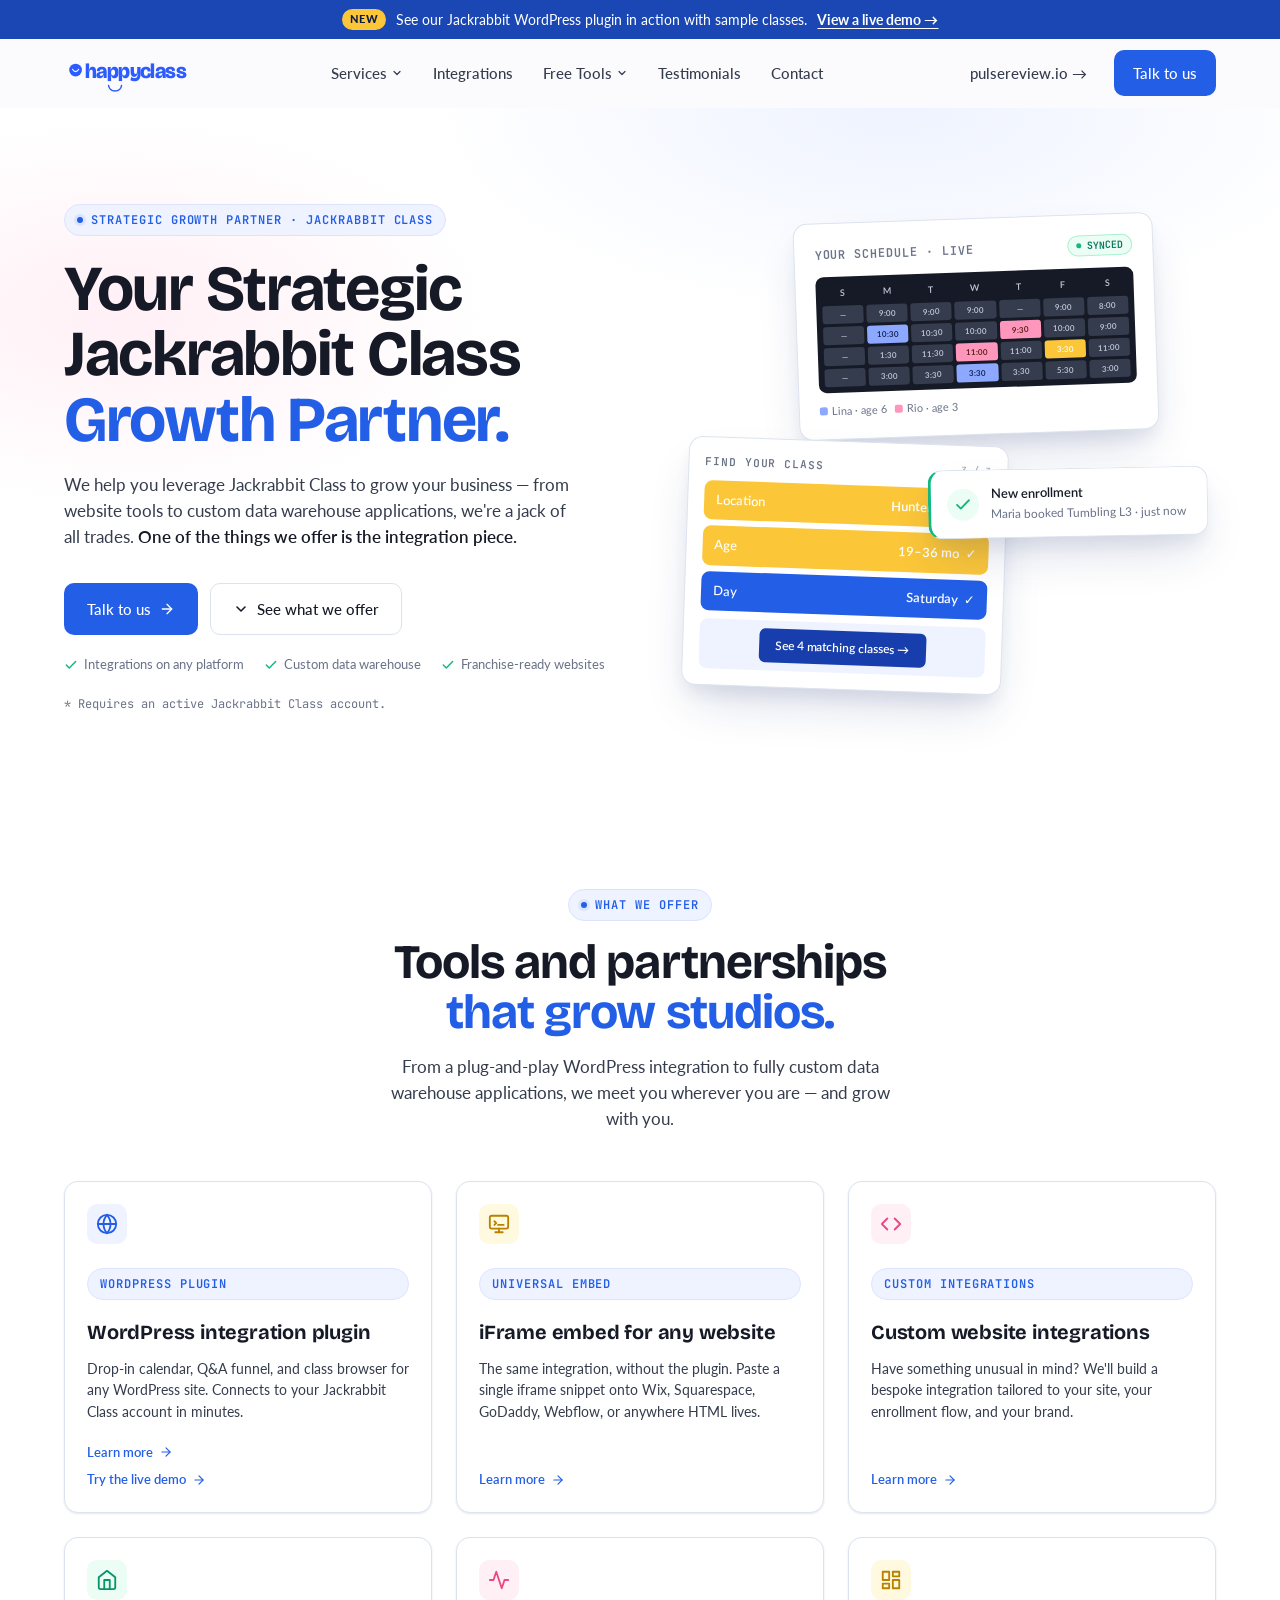
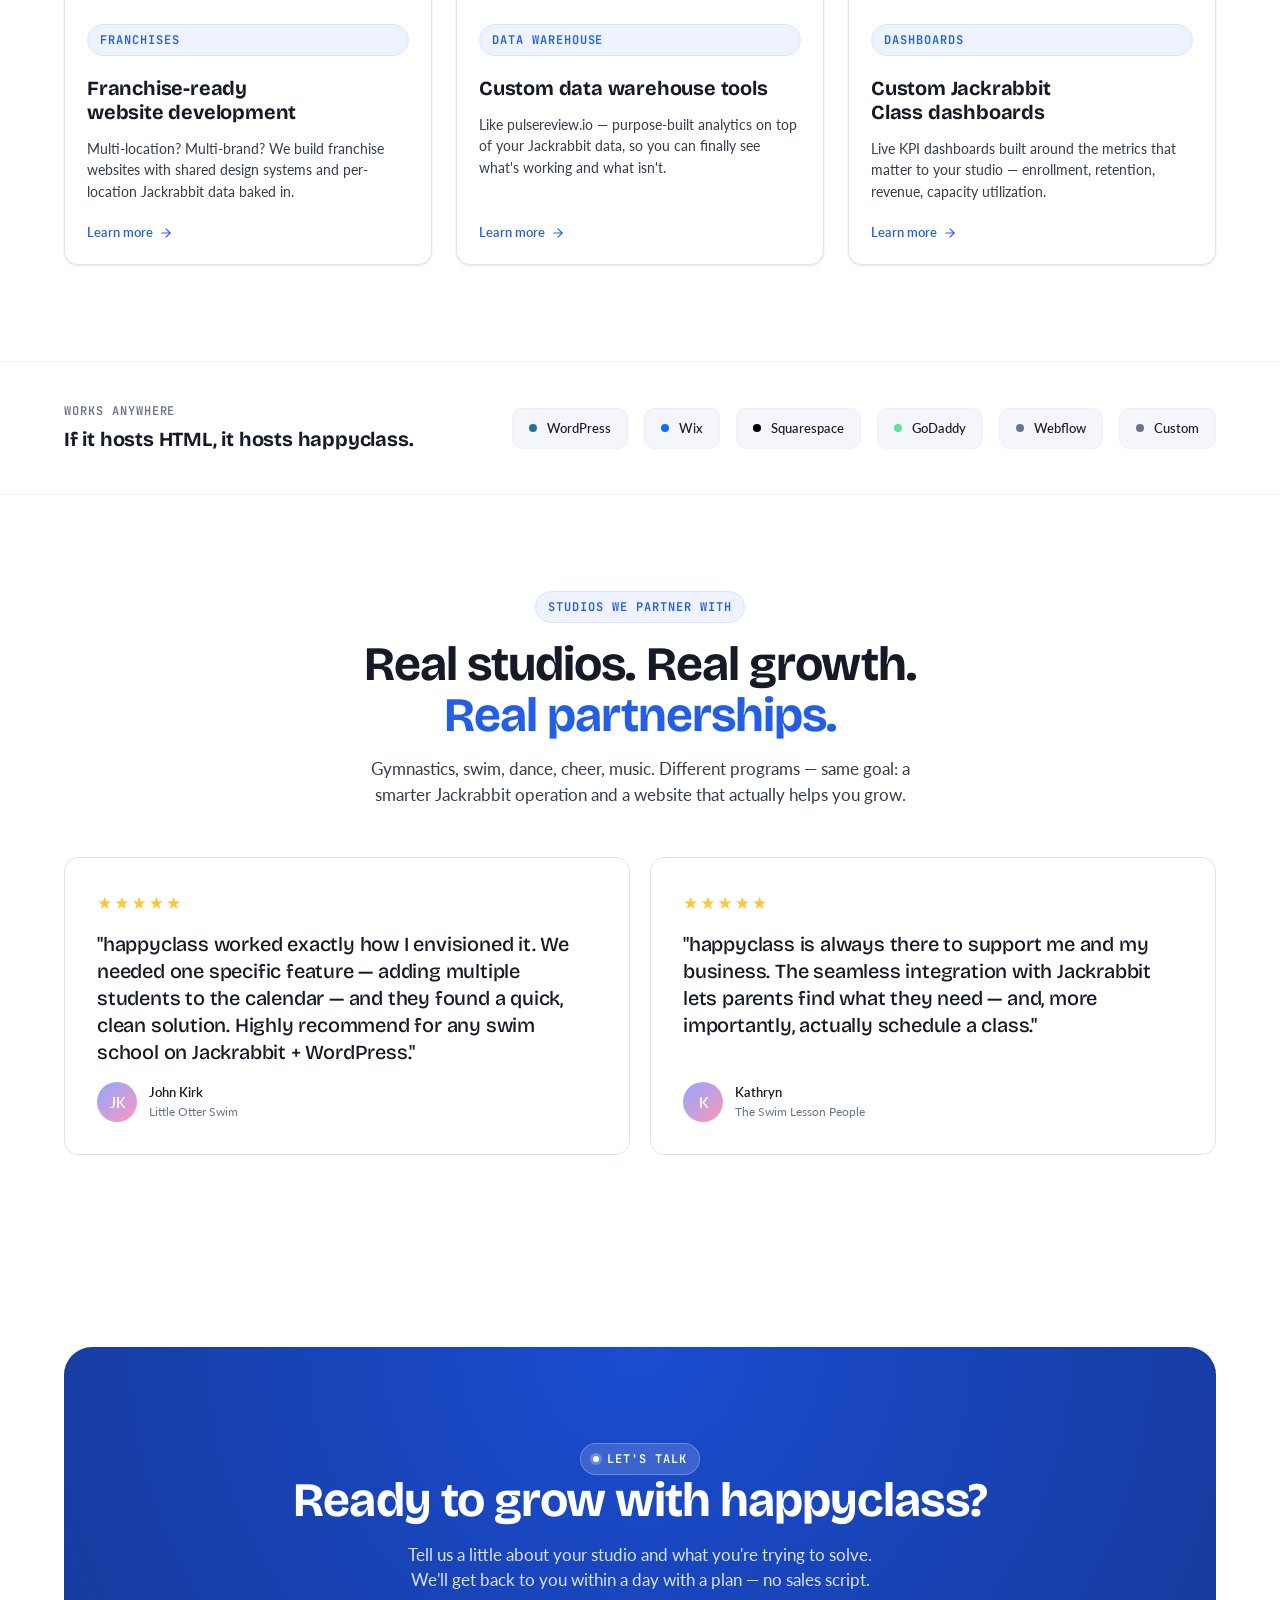
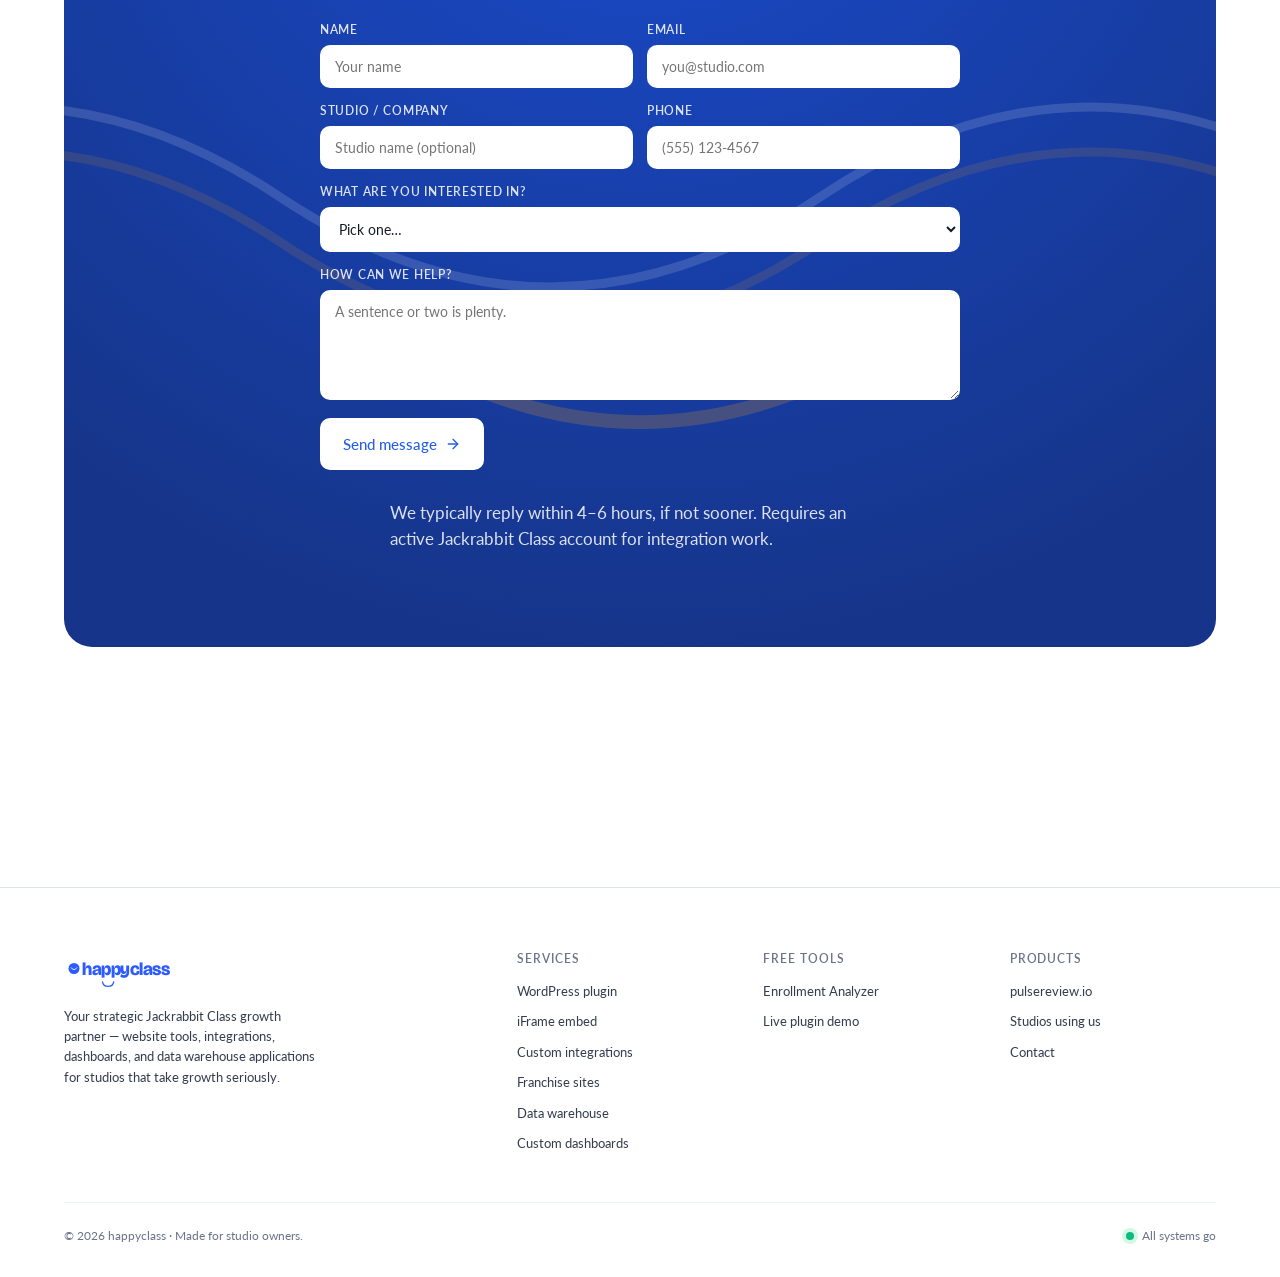
<file: index.html>
<!DOCTYPE html>
<html lang="en">
<head>
<meta charset="utf-8">
<meta name="viewport" content="width=device-width, initial-scale=1">
<title>Integrate Jackrabbit Class with WordPress, Wix, SquareSpace and more!</title>
<meta name="description" content="Strategic Jackrabbit Class growth partner - WordPress plugin, universal iFrame embed, custom website integrations, franchise websites, custom dashboards, and data warehouse tools like pulsereview.io.">
<meta name="theme-color" content="#235EE7">
<link rel="icon" type="image/svg+xml" href='data:image/svg+xml;utf8,<svg xmlns="http://www.w3.org/2000/svg" viewBox="0 0 400 400"><rect width="400" height="400" rx="80" fill="%23235EE7"/><path d="M 110 175 Q 200 280 290 175" fill="none" stroke="%23ffffff" stroke-width="34" stroke-linecap="round"/><circle cx="200" cy="120" r="14" fill="%23fbc638"/></svg>'>
<meta property="og:title" content="Integrate Jackrabbit Class with WordPress, Wix, SquareSpace and more!">
<meta property="og:description" content="Strategic Jackrabbit Class growth partner - WordPress plugin, universal iFrame embed, custom website integrations, franchise websites, custom dashboards, and data warehouse tools like pulsereview.io.">
<meta property="og:type" content="website">

<link rel="preconnect" href="https://fonts.googleapis.com">
<link rel="preconnect" href="https://fonts.gstatic.com" crossorigin>
<link href="https://fonts.googleapis.com/css2?family=Bricolage+Grotesque:opsz,wght@12..96,400;12..96,500;12..96,600;12..96,700;12..96,800&family=Lato:wght@300;400;700;900&family=JetBrains+Mono:wght@400;500;600&display=swap" rel="stylesheet">

<style>
/* ============================================================
   happyclass — design tokens
   colors_and_type.css

   Adapted from pulsereview's design language (Geist sans +
   Bricolage Grotesque display + JetBrains Mono), tuned to
   happyclass's existing brand blue (#235EE7) and the playful
   "kids' classes" audience: gymnastics, dance, swim, music, cheer.
   ============================================================ */

/* google fonts — load once at the top of every doc */
:root {
  /* ----------------------------------------
     happy blue — primary brand color
     anchored on the gohappyclass site blue
     (#235EE7), tonal scale built around it
     ---------------------------------------- */
  --happy-50:  #eef3ff;
  --happy-100: #dbe4ff;
  --happy-200: #b9caff;
  --happy-300: #8da9ff;
  --happy-400: #5b85f5;
  --happy-500: #235ee7;  /* primary — site theme color */
  --happy-600: #1a4cd0;
  --happy-700: #173eac;
  --happy-800: #16358a;
  --happy-900: #142d6e;
  --happy-950: #0c1944;

  /* ----------------------------------------
     accent — sunshine / playful warmth
     used SPARINGLY: stars, badges, kid-energy
     moments (the "happy" in happyclass).
     buttercup yellow — no orange undertones.
     ---------------------------------------- */
  --sun-50:  #fff9e0;
  --sun-100: #ffefb0;
  --sun-200: #ffe177;
  --sun-300: #ffd23f;
  --sun-400: #fbc638;   /* primary accent — clean yellow */
  --sun-500: #e2a900;
  --sun-600: #b88200;
  --sun-700: #7e5800;

  /* blossom — secondary warm accent. soft pink, no orange. */
  --blossom-50:  #fff0f6;
  --blossom-100: #ffdcea;
  --blossom-200: #ffbcd5;
  --blossom-300: #ff96bb;
  --blossom-400: #ff70a1;   /* primary blossom */
  --blossom-500: #ed4683;
  --blossom-600: #c92766;

  /* coral alias kept for back-compat — same as blossom */
  --coral-50:  var(--blossom-50);
  --coral-100: var(--blossom-100);
  --coral-200: var(--blossom-200);
  --coral-300: var(--blossom-300);
  --coral-400: var(--blossom-400);
  --coral-500: var(--blossom-500);
  --coral-600: var(--blossom-600);

  /* ----------------------------------------
     semantic colors
     ---------------------------------------- */
  --mint-50:  #ecfdf5; --mint-100: #d1fae5; --mint-200: #a7f3d0;
  --mint-300: #6ee7b7; --mint-400: #34d399; --mint-500: #10b981;
  --mint-600: #059669; --mint-700: #047857;

  --amber-50: #fffbeb; --amber-100: #fef3c7; --amber-300: #fcd34d;
  --amber-400: #fbbf24; --amber-500: #f59e0b; --amber-600: #d97706;
  --amber-700: #b45309;

  --rose-50:  #fff1f2; --rose-100: #ffe4e6; --rose-400: #fb7185;
  --rose-500: #f43f5e; --rose-600: #e11d48; --rose-700: #be123c;

  /* ----------------------------------------
     slate — neutrals (cool, slightly blue)
     ---------------------------------------- */
  --slate-0:   #ffffff;
  --slate-25:  #fafbfd;
  --slate-50:  #f4f6fb;
  --slate-100: #ecf0f7;
  --slate-200: #dde3ee;
  --slate-300: #c3cbdb;
  --slate-400: #98a2b8;
  --slate-500: #6a7388;
  --slate-600: #4b5468;
  --slate-700: #353c4d;
  --slate-800: #232838;
  --slate-900: #161a26;
  --slate-950: #0c0f18;

  /* ----------------------------------------
     semantic tokens — USE THESE in components
     (don't reach for the raw scale)
     ---------------------------------------- */
  --bg-app:     var(--slate-25);
  --bg-surface: var(--slate-0);
  --bg-sunken:  var(--slate-50);
  --bg-inverse: var(--slate-900);

  --fg-1: var(--slate-900);   /* primary text */
  --fg-2: var(--slate-700);   /* body */
  --fg-3: var(--slate-500);   /* muted */
  --fg-4: var(--slate-400);   /* hint */
  --fg-inverse: var(--slate-0);

  --brand:         var(--happy-500);
  --brand-hover:   var(--happy-600);
  --brand-pressed: var(--happy-700);
  --brand-fg:      var(--slate-0);
  --brand-tint:    var(--happy-50);

  --accent:        var(--sun-400);
  --accent-tint:   var(--sun-50);

  --success:       var(--mint-500);
  --success-tint:  var(--mint-50);
  --warning:       var(--amber-500);
  --warning-tint:  var(--amber-50);
  --danger:        var(--rose-500);
  --danger-tint:   var(--rose-50);

  --border-subtle: var(--slate-100);
  --border:        var(--slate-200);
  --border-strong: var(--slate-300);

  /* ----------------------------------------
     typography
     ---------------------------------------- */
  --font-sans:    "Geist", ui-sans-serif, system-ui, -apple-system, "Segoe UI", sans-serif;
  --font-display: "Bricolage Grotesque", "Geist", ui-sans-serif, system-ui, sans-serif;
  --font-mono:    "JetBrains Mono", ui-monospace, "SF Mono", Menlo, monospace;

  /* type scale (px) */
  --text-2xs: 11px;
  --text-xs:  12px;
  --text-sm:  13px;
  --text-md:  15px;
  --text-lg:  17px;
  --text-xl:  20px;
  --text-2xl: 24px;
  --text-3xl: 30px;
  --text-4xl: 38px;
  --text-5xl: 48px;
  --text-6xl: 64px;
  --text-7xl: 84px;

  /* line heights */
  --lh-tight: 1.05;
  --lh-snug:  1.2;
  --lh-base:  1.5;
  --lh-loose: 1.65;

  /* letter spacing */
  --tracking-tight: -0.02em;
  --tracking-snug:  -0.01em;
  --tracking-wide:   0.08em;

  /* ----------------------------------------
     spacing — 4px base
     ---------------------------------------- */
  --space-1:  4px;
  --space-2:  8px;
  --space-3:  12px;
  --space-4:  16px;
  --space-5:  20px;
  --space-6:  24px;
  --space-7:  32px;
  --space-8:  40px;
  --space-9:  48px;
  --space-10: 64px;
  --space-11: 80px;
  --space-12: 96px;
  --space-13: 128px;

  /* ----------------------------------------
     radii — soft, friendly, mid-rounding
     ---------------------------------------- */
  --radius-xs:   4px;
  --radius-sm:   6px;
  --radius-md:   10px;
  --radius-lg:   14px;
  --radius-xl:   20px;
  --radius-2xl:  28px;
  --radius-full: 999px;

  /* ----------------------------------------
     shadows — cool-blue tinted, never gray
     ---------------------------------------- */
  --shadow-xs: 0 1px 2px rgba(20,45,110,.05);
  --shadow-sm: 0 1px 2px rgba(20,45,110,.06), 0 1px 3px rgba(20,45,110,.05);
  --shadow-md: 0 4px 6px -2px rgba(20,45,110,.06), 0 8px 16px -4px rgba(20,45,110,.08);
  --shadow-lg: 0 12px 16px -4px rgba(20,45,110,.08), 0 24px 48px -12px rgba(20,45,110,.18);
  --shadow-xl: 0 24px 48px -12px rgba(20,45,110,.22), 0 48px 96px -24px rgba(20,45,110,.18);
  --ring-focus: 0 0 0 3px rgba(35,94,231,.28);

  /* ----------------------------------------
     motion
     ---------------------------------------- */
  --ease-out:    cubic-bezier(0.22, 1, 0.36, 1);
  --ease-spring: cubic-bezier(0.34, 1.56, 0.64, 1);
  --duration-fast: 120ms;
  --duration-base: 180ms;
  --duration-slow: 280ms;
}

/* ============================================================
   base — semantic typography
   ============================================================ */
*, *::before, *::after { box-sizing: border-box; }

html {
  font-family: var(--font-sans);
  color: var(--fg-1);
  -webkit-font-smoothing: antialiased;
  scroll-behavior: smooth;
}
body {
  margin: 0;
  background: var(--bg-app);
  font-size: var(--text-md);
  line-height: var(--lh-base);
}

h1, h2, h3, h4, h5, h6 {
  font-family: var(--font-display);
  font-weight: 700;
  letter-spacing: var(--tracking-tight);
  color: var(--fg-1);
  margin: 0;
  text-wrap: balance;
}
h1 { font-size: var(--text-6xl); line-height: var(--lh-tight); }
h2 { font-size: var(--text-5xl); line-height: var(--lh-tight); }
h3 { font-size: var(--text-3xl); line-height: var(--lh-snug); letter-spacing: var(--tracking-snug); }
h4 { font-size: var(--text-xl);  line-height: var(--lh-snug); letter-spacing: var(--tracking-snug); font-weight: 600; }
h5 { font-size: var(--text-lg);  line-height: var(--lh-snug); font-weight: 600; font-family: var(--font-sans); }
h6 { font-size: var(--text-md);  line-height: var(--lh-snug); font-weight: 600; font-family: var(--font-sans); }

p { margin: 0; }
p.lede   { font-size: var(--text-lg); color: var(--fg-2); line-height: var(--lh-loose); text-wrap: pretty; }
p.body   { font-size: var(--text-md); color: var(--fg-2); }
p.small  { font-size: var(--text-sm); color: var(--fg-3); }
p.micro  { font-size: var(--text-xs); color: var(--fg-3); }

a {
  color: var(--brand);
  text-decoration: none;
  transition: color var(--duration-fast) var(--ease-out);
}
a:hover { color: var(--brand-hover); }

code, kbd, samp, pre {
  font-family: var(--font-mono);
  font-size: 0.92em;
}

::selection { background: var(--happy-200); color: var(--fg-1); }
img, svg { display: block; max-width: 100%; }
button { font: inherit; }

/* ----------------------------------------
   utilities used across cards/UI kits
   ---------------------------------------- */
.eyebrow {
  display: inline-flex;
  align-items: center;
  gap: var(--space-2);
  font-family: var(--font-mono);
  font-size: var(--text-xs);
  font-weight: 600;
  text-transform: uppercase;
  letter-spacing: var(--tracking-wide);
  color: var(--brand);
  padding: 6px 12px;
  background: var(--brand-tint);
  border-radius: var(--radius-full);
  border: 1px solid var(--happy-100);
}
.eyebrow .dot {
  width: 6px; height: 6px;
  border-radius: 999px;
  background: var(--brand);
  box-shadow: 0 0 0 3px var(--happy-100);
}

.stars { color: var(--sun-400); letter-spacing: 1px; }
.mono  { font-family: var(--font-mono); }

/* ==== block separator ==== */

/* marketing UI kit — uses tokens from ../../colors_and_type.css */

.container { max-width: 1200px; margin: 0 auto; padding: 0 var(--space-6); }

/* ============================================================
   NAV
   ============================================================ */
.hc-nav-wrap {
  position: sticky; top: 0; z-index: 50;
  background: rgba(250, 251, 253, 0.8);
  backdrop-filter: blur(12px); -webkit-backdrop-filter: blur(12px);
  border-bottom: 1px solid transparent;
  transition: background var(--duration-fast) var(--ease-out), border-color var(--duration-fast) var(--ease-out);
}
.hc-nav-wrap.scrolled { background: rgba(255, 255, 255, 0.92); border-bottom-color: var(--border); }
.hc-nav { display: flex; align-items: center; justify-content: space-between; height: 68px; }
.hc-brand { display: flex; align-items: center; gap: 10px; }
.hc-brand img { height: 28px; width: auto; }
.hc-nav-links { display: flex; align-items: center; gap: 2px; }
.hc-nav-links a {
  color: var(--fg-2); font-size: var(--text-md); font-weight: 500;
  padding: 8px 14px; border-radius: var(--radius-sm);
  transition: background var(--duration-fast) var(--ease-out), color var(--duration-fast) var(--ease-out);
}
.hc-nav-links a:hover { background: var(--bg-sunken); color: var(--fg-1); }
.hc-nav-cta { display: flex; align-items: center; gap: var(--space-2); }

.hc-btn {
  display: inline-flex; align-items: center; gap: var(--space-2);
  padding: 11px 18px; border-radius: var(--radius-md);
  font-family: var(--font-sans); font-weight: 500; font-size: var(--text-md);
  border: 1px solid transparent; cursor: pointer;
  transition: background var(--duration-fast) var(--ease-out),
              border-color var(--duration-fast) var(--ease-out),
              color var(--duration-fast) var(--ease-out),
              box-shadow var(--duration-fast) var(--ease-out);
  text-decoration: none;
}
.hc-btn:focus-visible { outline: none; box-shadow: var(--ring-focus); }
.hc-btn-primary   { background: var(--brand); color: var(--brand-fg); }
.hc-btn-primary:hover { background: var(--brand-hover); color: #fff; }
.hc-btn-primary:active { background: var(--brand-pressed); }
.hc-btn-secondary { background: var(--bg-surface); border-color: var(--border); color: var(--fg-1); }
.hc-btn-secondary:hover { background: var(--bg-sunken); border-color: var(--border-strong); }
.hc-btn-ghost { background: transparent; color: var(--fg-2); }
.hc-btn-ghost:hover { background: var(--bg-sunken); color: var(--fg-1); }
.hc-btn-lg { padding: 14px 22px; }
.hc-btn svg { width: 16px; height: 16px; }

/* ============================================================
   HERO
   ============================================================ */
.hc-hero { position: relative; padding: var(--space-12) 0 var(--space-11); overflow: hidden; }
.hc-hero::before {
  content: ""; position: absolute; inset: 0; z-index: 0;
  background: radial-gradient(60% 50% at 70% 0%, var(--happy-50) 0%, transparent 60%),
              radial-gradient(40% 40% at 10% 30%, var(--coral-50) 0%, transparent 70%);
}
.hc-hero .container { position: relative; z-index: 1; }
.hc-hero-grid { display: grid; grid-template-columns: 1.05fr 1fr; gap: var(--space-10); align-items: center; }
.hc-hero h1 {
  font-family: var(--font-display); font-weight: 700;
  font-size: var(--text-6xl); letter-spacing: var(--tracking-tight);
  line-height: 1.02; color: var(--fg-1);
  margin: var(--space-5) 0 var(--space-5); text-wrap: balance;
}
.hc-hero h1 .accent { color: var(--brand); }
.hc-hero .lede {
  font-size: var(--text-lg); line-height: 1.55; color: var(--fg-2);
  max-width: 52ch; margin-bottom: var(--space-7);
}
.hc-hero .lede strong { color: var(--fg-1); font-weight: 600; }
.hc-hero-ctas { display: flex; flex-wrap: wrap; gap: var(--space-3); align-items: center; }
.hc-hero-micro {
  margin-top: var(--space-5); display: flex; flex-wrap: wrap; gap: var(--space-5);
  font-size: var(--text-sm); color: var(--fg-3);
}
.hc-hero-micro span { display: inline-flex; align-items: center; gap: 6px; }
.hc-hero-micro svg { width: 14px; height: 14px; color: var(--mint-500); }
.hc-hero-foot {
  margin-top: var(--space-5); font-size: var(--text-xs); color: var(--fg-3); font-family: var(--font-mono);
}

/* hero visual — embed widget preview floating */
.hc-hero-visual { position: relative; min-height: 480px; }
.hc-hero-card {
  position: absolute; background: #fff;
  border: 1px solid var(--border); border-radius: var(--radius-lg);
  box-shadow: var(--shadow-lg); padding: var(--space-5);
}
.hc-hero-card.dash {
  inset: 0px 60px auto auto; width: 360px;
  transform: rotate(-2deg);
}
.hc-hero-card.qa {
  bottom: 8px; left: 0; width: 320px; padding: var(--space-4);
  transform: rotate(2deg);
}
.hc-hero-card.toast {
  top: 250px; right: 8px; width: 280px; padding: 14px 16px;
  display: flex; align-items: center; gap: 12px;
  border-left: 3px solid var(--success);
  animation: hc-toast-in 600ms var(--ease-spring) 400ms both;
}
@keyframes hc-toast-in {
  from { transform: translateY(8px) rotate(0); opacity: 0; }
  to   { transform: translateY(0) rotate(-1deg); opacity: 1; }
}
.hc-toast-icon {
  width: 32px; height: 32px; border-radius: 999px;
  background: var(--mint-50); color: var(--mint-600);
  display: flex; align-items: center; justify-content: center; flex: none;
}
.hc-toast-icon svg { width: 18px; height: 18px; }
.hc-toast-text { font-size: var(--text-sm); }
.hc-toast-text strong { display: block; font-weight: 600; color: var(--fg-1); }
.hc-toast-text span { color: var(--fg-3); font-size: var(--text-xs); }

.hc-dash-head { display: flex; align-items: center; justify-content: space-between; margin-bottom: var(--space-3); }
.hc-dash-title { font-family: var(--font-mono); font-size: var(--text-xs); color: var(--fg-3); text-transform: uppercase; letter-spacing: 0.08em; font-weight: 600; }
.hc-mini-grid { display: grid; grid-template-columns: repeat(7, 1fr); gap: 3px; background: var(--slate-900); padding: 6px; border-radius: 8px; }
.hc-mini-day { font-family: var(--font-sans); font-size: 9px; font-weight: 600; color: var(--slate-300); text-align: center; padding: 3px 0; }
.hc-mini-slot { font-family: var(--font-sans); font-size: 8px; font-weight: 600; padding: 3px 2px; border-radius: 3px; color: var(--slate-300); background: var(--slate-700); text-align: center; }
.hc-mini-slot.a { background: var(--happy-300); color: var(--happy-950); }
.hc-mini-slot.b { background: var(--coral-300); color: #4a1a0a; }
.hc-mini-slot.s { background: var(--sun-400); color: #fff; }

.hc-qa-row { display: flex; align-items: center; justify-content: space-between; padding: 10px 12px; background: var(--sun-400); color: #fff; border-radius: 8px; font-family: var(--font-sans); font-size: 13px; font-weight: 500; }
.hc-qa-row + .hc-qa-row { margin-top: 6px; }
.hc-qa-row strong { font-weight: 600; }
.hc-qa-cta { display: flex; justify-content: center; padding: 8px; margin-top: 8px; background: var(--happy-50); border-radius: 8px; }
.hc-qa-cta button { background: var(--happy-700); color: #fff; border: none; padding: 8px 16px; border-radius: 6px; font-family: var(--font-sans); font-weight: 600; font-size: 12px; cursor: pointer; }

@media (max-width: 980px) {
  .hc-hero { padding: var(--space-10) 0; }
  .hc-hero-grid { grid-template-columns: 1fr; gap: var(--space-9); }
  .hc-hero h1 { font-size: var(--text-5xl); }
  .hc-hero-visual { min-height: 380px; }
}
@media (max-width: 520px) {
  .hc-hero h1 { font-size: var(--text-4xl); }
  .hc-hero-visual { display: none; }
}

/* ============================================================
   SECTIONS
   ============================================================ */
.hc-section { padding: var(--space-12) 0; }
.hc-section-head { max-width: 680px; margin: 0 auto var(--space-9); text-align: center; }
.hc-section-head h2 {
  font-family: var(--font-display); font-weight: 700;
  font-size: var(--text-5xl); letter-spacing: -0.02em; line-height: 1.05;
  color: var(--fg-1); margin-top: var(--space-4); text-wrap: balance;
}
.hc-section-head h2 .accent { color: var(--brand); }
.hc-section-head p {
  font-size: var(--text-lg); color: var(--fg-2); margin-top: var(--space-4);
  line-height: 1.55; max-width: 56ch; margin-left: auto; margin-right: auto; text-wrap: pretty;
}

/* features */
.hc-features { display: grid; grid-template-columns: repeat(2, 1fr); gap: var(--space-6); }
.hc-feature {
  display: grid; grid-template-columns: 1fr 1fr; gap: var(--space-7);
  align-items: center; background: var(--bg-surface);
  border: 1px solid var(--border); border-radius: var(--radius-xl);
  padding: var(--space-7); overflow: hidden;
  transition: box-shadow var(--duration-base) var(--ease-out),
              transform var(--duration-base) var(--ease-out),
              border-color var(--duration-base) var(--ease-out);
}
.hc-feature:hover { box-shadow: var(--shadow-md); border-color: var(--border-strong); transform: translateY(-2px); }
.hc-feature.flip { grid-template-columns: 1fr 1fr; }
.hc-feature .copy { padding: 0; }
.hc-feature-icon {
  display: inline-flex; align-items: center; justify-content: center;
  width: 40px; height: 40px; border-radius: var(--radius-md);
  background: var(--brand-tint); color: var(--brand); margin-bottom: var(--space-4);
}
.hc-feature-icon.coral { background: var(--coral-50); color: var(--coral-500); }
.hc-feature-icon.sun { background: var(--sun-50); color: var(--sun-600); }
.hc-feature-icon.mint { background: var(--mint-50); color: var(--mint-600); }
.hc-feature-icon svg { width: 20px; height: 20px; }
.hc-feature h3 { font-family: var(--font-display); font-weight: 700; font-size: var(--text-2xl); letter-spacing: -0.01em; line-height: 1.15; color: var(--fg-1); margin-bottom: var(--space-3); text-wrap: balance; }
.hc-feature p { font-size: var(--text-md); color: var(--fg-2); line-height: 1.55; text-wrap: pretty; }
.hc-feature .visual { display: flex; justify-content: center; align-items: center; min-height: 220px; }
.hc-feature .visual > * { width: 100%; }

@media (max-width: 880px) {
  .hc-features { grid-template-columns: 1fr; }
  .hc-feature, .hc-feature.flip { grid-template-columns: 1fr; }
  .hc-feature .visual { order: -1; }
}

/* compatibility row */
.hc-compat {
  background: var(--bg-surface); border-top: 1px solid var(--border-subtle); border-bottom: 1px solid var(--border-subtle);
  padding: var(--space-8) 0;
}
.hc-compat-inner { display: flex; align-items: center; justify-content: space-between; gap: var(--space-7); flex-wrap: wrap; }
.hc-compat-head { display: flex; flex-direction: column; gap: var(--space-1); max-width: 360px; }
.hc-compat-head .label { font-family: var(--font-mono); font-size: var(--text-xs); font-weight: 600; text-transform: uppercase; letter-spacing: 0.08em; color: var(--fg-3); }
.hc-compat-head .title { font-family: var(--font-display); font-size: var(--text-xl); font-weight: 700; letter-spacing: -0.01em; color: var(--fg-1); }
.hc-platforms { display: flex; gap: var(--space-4); flex-wrap: wrap; }
.hc-platform {
  display: inline-flex; align-items: center; gap: 10px; padding: 10px 16px;
  background: var(--bg-sunken); border: 1px solid var(--border-subtle);
  border-radius: var(--radius-md); font-family: var(--font-sans);
  font-size: var(--text-sm); color: var(--fg-1); font-weight: 500;
}
.hc-platform .dot { width: 8px; height: 8px; border-radius: 999px; }

/* testimonials */
.hc-testimonials { display: grid; grid-template-columns: repeat(2, 1fr); gap: var(--space-5); }
.hc-testimonial {
  background: var(--bg-surface); border: 1px solid var(--border);
  border-radius: var(--radius-lg); padding: var(--space-7);
  display: flex; flex-direction: column; gap: var(--space-4);
}
.hc-testimonial .stars { color: var(--sun-400); letter-spacing: 2px; font-size: var(--text-lg); }
.hc-testimonial blockquote { font-family: var(--font-display); font-weight: 500; font-size: var(--text-xl); line-height: 1.35; color: var(--fg-1); margin: 0; letter-spacing: -0.01em; text-wrap: pretty; }
.hc-testimonial .who { display: flex; align-items: center; gap: 12px; margin-top: auto; }
.hc-testimonial .avatar { width: 40px; height: 40px; border-radius: 999px; background: linear-gradient(135deg, var(--happy-300), var(--coral-300)); color: #fff; display: flex; align-items: center; justify-content: center; font-weight: 600; font-size: 14px; }
.hc-testimonial .name { display: flex; flex-direction: column; }
.hc-testimonial .name strong { font-family: var(--font-sans); font-weight: 600; font-size: var(--text-sm); color: var(--fg-1); }
.hc-testimonial .name span { font-family: var(--font-sans); font-size: var(--text-xs); color: var(--fg-3); }

@media (max-width: 760px) { .hc-testimonials { grid-template-columns: 1fr; } }

/* final cta */
.hc-cta {
  position: relative; overflow: hidden;
  background: radial-gradient(80% 100% at 50% 0%, var(--happy-600) 0%, var(--happy-800) 100%);
  border-radius: var(--radius-2xl); padding: var(--space-12) var(--space-9);
  text-align: center; color: #fff;
}
.hc-cta::before {
  content: ""; position: absolute; inset: 0; opacity: 0.2; pointer-events: none;
  background: url("data:image/svg+xml;utf8,<svg xmlns='http://www.w3.org/2000/svg' viewBox='0 0 400 200'><path d='M0 100 Q60 60 120 100 T240 100 T360 100 T480 100' fill='none' stroke='%23ffffff' stroke-width='2' stroke-linecap='round' opacity='0.7'/><path d='M0 110 Q60 70 120 110 T240 110 T360 110 T480 110' fill='none' stroke='%23ffa517' stroke-width='2' stroke-linecap='round' opacity='0.6'/><path d='M140 130 Q200 170 260 130' fill='none' stroke='%23ffa517' stroke-width='3' stroke-linecap='round'/></svg>") center / cover no-repeat;
}
.hc-cta > * { position: relative; }
.hc-cta h2 { font-family: var(--font-display); font-weight: 700; font-size: var(--text-5xl); letter-spacing: -0.02em; line-height: 1.05; color: #fff; text-wrap: balance; }
.hc-cta p { margin-top: var(--space-4); font-size: var(--text-lg); color: rgba(255, 255, 255, 0.85); max-width: 50ch; margin-left: auto; margin-right: auto; }
.hc-cta-actions { margin-top: var(--space-7); display: flex; gap: var(--space-3); justify-content: center; flex-wrap: wrap; }
.hc-cta .hc-btn-primary { background: #fff; color: var(--brand); }
.hc-cta .hc-btn-primary:hover { background: var(--slate-50); }
.hc-cta .hc-btn-secondary { background: transparent; border-color: rgba(255, 255, 255, 0.4); color: #fff; }
.hc-cta .hc-btn-secondary:hover { background: rgba(255, 255, 255, 0.1); border-color: rgba(255, 255, 255, 0.6); }
.hc-cta-micro { margin-top: var(--space-5); font-size: var(--text-sm); color: rgba(255, 255, 255, 0.7); }

/* footer */
.hc-footer { padding: var(--space-10) 0 var(--space-7); border-top: 1px solid var(--border); margin-top: var(--space-12); }
.hc-footer-top { display: grid; grid-template-columns: 2fr 1fr 1fr 1fr; gap: var(--space-8); margin-bottom: var(--space-9); }
.hc-footer-col h4 { font-family: var(--font-sans); font-size: var(--text-xs); font-weight: 600; text-transform: uppercase; letter-spacing: 0.08em; color: var(--fg-3); margin-bottom: var(--space-3); }
.hc-footer-col ul { list-style: none; padding: 0; margin: 0; display: flex; flex-direction: column; gap: var(--space-2); }
.hc-footer-col a { color: var(--fg-2); font-size: var(--text-sm); }
.hc-footer-col a:hover { color: var(--brand); }
.hc-footer-pitch { color: var(--fg-2); font-size: var(--text-sm); line-height: 1.55; max-width: 32ch; margin-top: var(--space-4); }
.hc-footer-bottom { display: flex; align-items: center; justify-content: space-between; gap: var(--space-5); padding-top: var(--space-6); border-top: 1px solid var(--border-subtle); flex-wrap: wrap; font-size: var(--text-xs); color: var(--fg-3); }
.hc-footer-bottom .health { display: flex; align-items: center; gap: 8px; }
.hc-footer-bottom .health .dot { width: 8px; height: 8px; border-radius: 999px; background: var(--success); box-shadow: 0 0 0 4px var(--mint-100); animation: hc-pulse 2s var(--ease-out) infinite; }
@keyframes hc-pulse { 0%, 100% { opacity: 1; } 50% { opacity: 0.55; } }
@media (max-width: 760px) { .hc-footer-top { grid-template-columns: 1fr 1fr; } }

/* ==== block separator ==== */

  body { background: var(--bg-app); }
  main { padding-bottom: var(--space-9); }

/* ==== block separator ==== */

/* extra (revised site) */
/* ============================================================
   happyclass — supplemental styles for revised marketing site
   - Services grid
   - Contact form (web3forms)
   ============================================================ */

/* Services grid */
.hc-services-grid {
  display: grid;
  grid-template-columns: repeat(3, 1fr);
  gap: var(--space-6, 24px);
  margin-top: var(--space-8, 32px);
}
@media (max-width: 980px) {
  .hc-services-grid { grid-template-columns: repeat(2, 1fr); }
}
@media (max-width: 640px) {
  .hc-services-grid { grid-template-columns: 1fr; }
}

.hc-service-card {
  background: #fff;
  border: 1px solid var(--border, #e5e7eb);
  border-radius: 14px;
  padding: 22px;
  box-shadow: var(--shadow-sm, 0 1px 2px rgba(0,0,0,0.04));
  display: flex;
  flex-direction: column;
  gap: 8px;
  transition: transform .15s ease, box-shadow .15s ease, border-color .15s ease;
}
.hc-service-card:hover {
  transform: translateY(-2px);
  box-shadow: var(--shadow-md, 0 4px 12px rgba(0,0,0,0.08));
  border-color: var(--happy-300, #93a8f5);
}
.hc-service-card h3 {
  font-family: var(--font-display, 'Bricolage Grotesque', serif);
  font-size: 20px;
  line-height: 1.2;
  color: var(--fg-1, #0c1944);
  margin: 4px 0 6px;
}
.hc-service-card p {
  font-family: var(--font-sans, -apple-system, sans-serif);
  font-size: 14px;
  line-height: 1.55;
  color: var(--fg-2, #475569);
  margin: 0 0 12px;
  flex: 1;
}
.hc-service-link {
  display: inline-flex;
  align-items: center;
  gap: 6px;
  font-family: var(--font-sans, -apple-system, sans-serif);
  font-weight: 600;
  font-size: 13px;
  color: var(--brand, #235EE7);
  text-decoration: none;
  margin-top: auto;
}
.hc-service-link svg {
  width: 14px;
  height: 14px;
  transition: transform .15s ease;
}
.hc-service-link:hover svg { transform: translateX(2px); }

/* Contact form */
.hc-form {
  display: flex;
  flex-direction: column;
  gap: 14px;
  max-width: 640px;
  margin: 28px auto 0;
  text-align: left;
}
.hc-form-row {
  display: grid;
  grid-template-columns: 1fr 1fr;
  gap: 14px;
}
@media (max-width: 640px) {
  .hc-form-row { grid-template-columns: 1fr; }
}
.hc-form label {
  display: flex;
  flex-direction: column;
  gap: 6px;
}
.hc-form label > span {
  font-family: var(--font-sans, -apple-system, sans-serif);
  font-size: 12px;
  font-weight: 600;
  color: rgba(255,255,255,0.85);
  text-transform: uppercase;
  letter-spacing: 0.06em;
}
.hc-form input[type="text"],
.hc-form input[type="email"],
.hc-form select,
.hc-form textarea {
  font-family: var(--font-sans, -apple-system, sans-serif);
  font-size: 14px;
  color: var(--fg-1, #0c1944);
  background: #fff;
  border: 1px solid rgba(255,255,255,0.3);
  border-radius: 10px;
  padding: 12px 14px;
  outline: none;
  transition: border-color .15s ease, box-shadow .15s ease;
}
.hc-form input:focus,
.hc-form select:focus,
.hc-form textarea:focus {
  border-color: var(--sun-400, #fbc638);
  box-shadow: 0 0 0 3px rgba(251,198,56,0.35);
}
.hc-form textarea { resize: vertical; min-height: 110px; }
.hc-form-error {
  background: rgba(220, 38, 38, 0.15);
  color: #fff;
  border: 1px solid rgba(220, 38, 38, 0.4);
  border-radius: 8px;
  padding: 10px 14px;
  font-family: var(--font-sans, -apple-system, sans-serif);
  font-size: 13px;
}
.hc-form-success {
  display: inline-flex;
  align-items: center;
  gap: 14px;
  background: rgba(255,255,255,0.12);
  border: 1px solid rgba(255,255,255,0.25);
  border-radius: 14px;
  padding: 20px 26px;
  margin: 24px auto 0;
  color: #fff;
  font-family: var(--font-sans, -apple-system, sans-serif);
}
.hc-form-success svg {
  width: 28px;
  height: 28px;
  color: var(--sun-400, #fbc638);
  flex: none;
}
.hc-form-success strong {
  display: block;
  font-family: var(--font-display, 'Bricolage Grotesque', serif);
  font-size: 18px;
  margin-bottom: 2px;
}
.hc-form-success span {
  display: block;
  font-size: 13px;
  opacity: 0.85;
}
.hc-form .hc-cta-actions { margin-top: 4px; justify-content: flex-start; }
.hc-form button[disabled] { opacity: 0.6; cursor: not-allowed; }




/* hide bundler splash if it ever appears (defense in depth) */
#__bundler_thumbnail, #__bundler_loading { display: none !important; }
.hc-form-error[hidden], .hc-form-error:empty { display: none; }
html { scroll-behavior: smooth; }
body { background: #fff; }
.hc-hero-card.toast .hc-toast-icon svg { width: 18px; height: 18px; color: var(--mint-500); }
.hc-feature-icon svg { width: 22px; height: 22px; }
.hc-btn svg { width: 16px; height: 16px; }

/* Body font override: Lato */
:root {
  --font-sans: "Lato", ui-sans-serif, system-ui, -apple-system, "Segoe UI", sans-serif;
}
body { font-family: var(--font-sans); }

/* Inline SVG logo sizing */
.hc-brand .hc-logo-svg { height: 44px; width: auto; display: block; }
.hc-footer-col .hc-logo-svg { height: 38px; width: auto; display: block; }

/* Style tel inputs identically to the existing text/email inputs */
.hc-form input[type="tel"] {
  font-family: var(--font-sans);
  font-size: 14px;
  color: var(--fg-1, #0c1944);
  background: #fff;
  border: 1px solid rgba(255,255,255,0.3);
  border-radius: 10px;
  padding: 12px 14px;
  outline: none;
  transition: border-color .15s ease, box-shadow .15s ease;
}
.hc-form input[type="tel"]:focus {
  border-color: var(--sun-400, #fbc638);
  box-shadow: 0 0 0 3px rgba(251,198,56,0.35);
}

/* ----------------- Free Tools dropdown ----------------- */
.hc-nav-dropdown { position: relative; display: inline-flex; align-items: center; }
.hc-nav-dropdown-trigger {
  display: inline-flex;
  align-items: center;
  gap: 4px;
  cursor: pointer;
  user-select: none;
}
.hc-nav-dropdown-trigger svg { width: 12px; height: 12px; transition: transform 0.15s; }
.hc-nav-dropdown:hover .hc-nav-dropdown-trigger svg,
.hc-nav-dropdown.open .hc-nav-dropdown-trigger svg { transform: rotate(180deg); }
.hc-nav-dropdown-menu {
  position: absolute;
  top: 100%;
  margin-top: 10px;
  left: 50%;
  transform: translateX(-50%) translateY(-6px);
  min-width: 240px;
  padding: 8px;
  background: #fff;
  border: 1px solid var(--border, #e5e7eb);
  border-radius: 12px;
  box-shadow: 0 12px 28px -8px rgba(15,23,42,0.15), 0 4px 10px -4px rgba(15,23,42,0.08);
  opacity: 0;
  visibility: hidden;
  pointer-events: none;
  transition: opacity 0.15s, transform 0.15s, visibility 0.15s;
  z-index: 60;
}
/* Invisible bridge across the visual gap so :hover doesn't break
   while the cursor traverses from trigger -> menu */
.hc-nav-dropdown-menu::before {
  content: '';
  position: absolute;
  top: -12px;
  left: 0;
  right: 0;
  height: 12px;
}
.hc-nav-dropdown:hover .hc-nav-dropdown-menu,
.hc-nav-dropdown.open .hc-nav-dropdown-menu {
  opacity: 1;
  visibility: visible;
  pointer-events: auto;
  transform: translateX(-50%) translateY(0);
}
.hc-nav-dropdown-menu a {
  display: flex;
  flex-direction: column;
  gap: 2px;
  padding: 10px 14px;
  border-radius: 8px;
  font-family: var(--font-sans);
  font-size: 14px;
  font-weight: 600;
  color: var(--fg-1, #0c1944);
  text-decoration: none;
  transition: background 0.12s, color 0.12s;
}
.hc-nav-dropdown-menu a:hover {
  background: var(--happy-50, #eef3ff);
  color: var(--brand, #235EE7);
}
.hc-nav-dropdown-menu a .desc {
  font-size: 12px;
  font-weight: 400;
  color: var(--fg-3, #64748b);
}
.hc-nav-dropdown-menu a.current {
  background: var(--happy-50, #eef3ff);
  color: var(--brand, #235EE7);
}
.hc-nav-dropdown-menu a.current::before {
  content: "● ";
  color: var(--brand);
  margin-right: 4px;
}
.hc-nav-dropdown-menu a.soon {
  color: var(--fg-3, #64748b);
  cursor: default;
}
.hc-nav-dropdown-menu a.soon:hover {
  background: transparent;
  color: var(--fg-3, #64748b);
}
.hc-nav-dropdown-menu a.soon .desc {
  font-style: italic;
  color: var(--fg-4, #94a3b8);
}

/* ---- Mobile menu (hamburger) ---- */
.hc-mobile-toggle {
  display: none;
  align-items: center;
  justify-content: center;
  background: transparent;
  border: 0;
  padding: 8px;
  margin: 0;
  cursor: pointer;
  color: var(--fg-1, #0c1944);
  border-radius: 8px;
  -webkit-tap-highlight-color: transparent;
}
.hc-mobile-toggle:hover { background: var(--bg-sunken, #f1f5f9); }
.hc-mobile-toggle svg { width: 26px; height: 26px; display: block; }
.hc-mobile-toggle .hc-icon-close { display: none; }
.hc-nav-wrap.menu-open .hc-mobile-toggle .hc-icon-bars { display: none; }
.hc-nav-wrap.menu-open .hc-mobile-toggle .hc-icon-close { display: block; }

.hc-mobile-scrim {
  display: none;
  position: fixed;
  inset: 0;
  background: rgba(15, 23, 42, 0.35);
  z-index: 49;
  opacity: 0;
  transition: opacity 0.2s ease;
  pointer-events: none;
}
.hc-nav-wrap.menu-open .hc-mobile-scrim {
  opacity: 1;
  pointer-events: auto;
}

@media (max-width: 860px) {
  /* backdrop-filter on .hc-nav-wrap would make it the containing block for fixed
     descendants (panel would position itself inside the 68px nav bar). Drop it
     on mobile and use a solid background instead. */
  .hc-nav-wrap {
    backdrop-filter: none;
    -webkit-backdrop-filter: none;
    background: #fff;
  }
  .hc-mobile-toggle { display: inline-flex; }
  .hc-mobile-scrim { display: block; }

  /* Hide CTA and nav links by default; slide in as a panel when open */
  .hc-nav-links,
  .hc-nav-cta {
    position: fixed;
    left: 0;
    right: 0;
    background: #fff;
    z-index: 50;
    transition: transform 0.28s ease;
  }
  .hc-nav-links {
    top: 68px;
    bottom: 0;
    flex-direction: column;
    align-items: stretch;
    gap: 0;
    /* Generous bottom padding so the last menu items scroll above the fixed CTA bar
       (which is taller than expected on devices with a bottom safe-area inset). */
    padding: 12px 18px calc(150px + env(safe-area-inset-bottom)) 18px;
    overflow-y: auto;
    overscroll-behavior: contain;
    transform: translateX(105%);
    -webkit-overflow-scrolling: touch;
  }
  .hc-nav-cta {
    bottom: 0;
    padding: 14px 18px calc(14px + env(safe-area-inset-bottom));
    border-top: 1px solid var(--border, #e2e8f0);
    flex-direction: column;
    gap: 8px;
    transform: translateX(105%);
    box-shadow: 0 -10px 24px -16px rgba(15, 23, 42, 0.12);
  }
  .hc-nav-wrap.menu-open .hc-nav-links,
  .hc-nav-wrap.menu-open .hc-nav-cta {
    transform: translateX(0);
  }
  .hc-nav-cta a {
    width: 100%;
    justify-content: center;
    text-align: center;
  }

  /* Flat nav items as stacked rows */
  .hc-nav-links > a {
    display: block;
    padding: 14px 6px;
    font-size: 16px;
    font-weight: 600;
    color: var(--fg-1, #0c1944);
    border-bottom: 1px solid var(--border, #e2e8f0);
  }

  /* Dropdowns become collapsible accordions */
  .hc-nav-dropdown { display: block; width: 100%; }
  .hc-nav-dropdown-trigger {
    display: flex;
    justify-content: space-between;
    align-items: center;
    width: 100%;
    padding: 14px 6px;
    font-size: 16px;
    font-weight: 600;
    color: var(--fg-1, #0c1944);
    border-bottom: 1px solid var(--border, #e2e8f0);
    border-radius: 0;
  }
  .hc-nav-dropdown-trigger svg { width: 14px; height: 14px; }
  .hc-nav-dropdown-menu {
    position: static;
    display: block;
    box-shadow: none;
    background: var(--bg-sunken, #f8fafc);
    border-radius: 0;
    border: 0;
    padding: 0;
    margin: 0 -18px;
    opacity: 1;
    transform: none;
    visibility: hidden;
    max-height: 0;
    overflow: hidden;
    transition: max-height 0.25s ease, visibility 0s 0.25s;
    min-width: 0;
  }
  .hc-nav-dropdown-menu::before { display: none; }
  .hc-nav-dropdown.open .hc-nav-dropdown-menu {
    visibility: visible;
    max-height: 900px;
    transform: none;
    left: auto;
    transition: max-height 0.3s ease, visibility 0s;
  }
  .hc-nav-dropdown-menu a {
    padding: 12px 24px;
    font-size: 14px;
    border-bottom: 1px solid var(--border, #e2e8f0);
    border-radius: 0;
  }
  .hc-nav-dropdown-menu a:last-child { border-bottom: 0; }

  /* Disable hover on touch — only explicit toggle should open */
  .hc-nav-dropdown:hover .hc-nav-dropdown-menu {
    visibility: hidden;
    max-height: 0;
  }
  .hc-nav-dropdown.open:hover .hc-nav-dropdown-menu {
    visibility: visible;
    max-height: 900px;
    transform: none;
    left: auto;
  }
  .hc-nav-dropdown:hover .hc-nav-dropdown-trigger svg,
  .hc-nav-dropdown.open .hc-nav-dropdown-trigger svg { transform: rotate(0deg); }
  .hc-nav-dropdown.open .hc-nav-dropdown-trigger svg { transform: rotate(180deg); }

  body.menu-locked { overflow: hidden; }
}

/* Hide the secondary eyebrow segment on very small screens */
@media (max-width: 480px) { .hc-hide-sm { display: none; } }


</style>

<style>
.hc-demo-bar { background: #1a47b3; color: #fff; font-family: 'Lato', -apple-system, sans-serif; font-size: 14px; text-align: center; }
.hc-demo-bar a { display: flex; align-items: center; justify-content: center; flex-wrap: wrap; gap: 4px 10px; padding: 9px 16px; color: #fff; text-decoration: none; }
.hc-demo-bar .tag { padding: 2px 8px; border-radius: 999px; background: #fbc638; color: #0c1944; font-size: 11px; font-weight: 900; letter-spacing: .06em; text-transform: uppercase; }
.hc-demo-bar .go { font-weight: 700; text-decoration: underline; text-underline-offset: 3px; white-space: nowrap; }
.hc-demo-bar a:hover .go { text-decoration-thickness: 2px; }
@media (max-width: 860px) { body:has(.hc-nav-wrap.menu-open) .hc-demo-bar { display: none; } }
@media (max-width: 520px) { .hc-demo-bar .long { display: none; } }
</style>
</head>
<body>

<div class="hc-demo-bar"><a href="demo/"><span class="tag">New</span><span class="long">See our Jackrabbit WordPress plugin in action with sample classes.</span><span class="go">View a live demo →</span></a></div>

<div class="hc-nav-wrap">
  <div class="container">
    <nav class="hc-nav" aria-label="primary">
      <a class="hc-brand" href="#top" aria-label="happyclass home">
        <svg class="hc-logo-svg" aria-label="happyclass" role="img" xmlns="http://www.w3.org/2000/svg" xmlns:xlink="http://www.w3.org/1999/xlink" viewBox="0 0 1200 380" preserveAspectRatio="xMidYMid meet">
  <!-- Circular icon -->
  <circle cx="100" cy="165" r="55" fill="#2C5BFF"/>

  <!-- Smile inside icon -->
  <path d="M 73 158 Q 100 198 127 158" fill="none" stroke="#ffffff" stroke-width="9" stroke-linecap="round"/>

  <!-- Wordmark -->
  <text x="180" y="232" fill="#2C5BFF" style="font-family: 'Bricolage Grotesque', sans-serif; font-weight: 800; font-size: 180px; letter-spacing: -5px;">happyclass</text>

  <!-- Underline smile: slightly smaller and a bit less rounded -->
  <path d="M 385 298 C 395 360, 487 360, 497 298" fill="none" stroke="#2C5BFF" stroke-width="13" stroke-linecap="round"/>
</svg>
      </a>
      <button class="hc-mobile-toggle" type="button" aria-label="Toggle menu" aria-expanded="false" aria-controls="hc-mobile-menu">
        <svg class="hc-icon-bars" viewBox="0 0 24 24" fill="none" stroke="currentColor" stroke-width="2.2" stroke-linecap="round" stroke-linejoin="round"><line x1="3" y1="7" x2="21" y2="7"/><line x1="3" y1="12" x2="21" y2="12"/><line x1="3" y1="17" x2="21" y2="17"/></svg>
        <svg class="hc-icon-close" viewBox="0 0 24 24" fill="none" stroke="currentColor" stroke-width="2.2" stroke-linecap="round" stroke-linejoin="round"><line x1="6" y1="6" x2="18" y2="18"/><line x1="6" y1="18" x2="18" y2="6"/></svg>
      </button>
      <div class="hc-nav-links" id="hc-mobile-menu">
        <div class="hc-nav-dropdown">
          <a href="#services" class="hc-nav-dropdown-trigger" data-passthrough aria-haspopup="true" aria-expanded="false">Services <svg viewBox="0 0 24 24" fill="none" stroke="currentColor" stroke-width="2.4" stroke-linecap="round" stroke-linejoin="round"><polyline points="6 9 12 15 18 9"/></svg></a>
          <div class="hc-nav-dropdown-menu" role="menu">
            <a href="services/wordpress-plugin/" role="menuitem">
              WordPress integration plugin
              <span class="desc">Drop-in calendar &amp; class browser for any WordPress site</span>
            </a>
            <a href="services/iframe-embed/" role="menuitem">
              iFrame embed
              <span class="desc">Embed your schedule on any website</span>
            </a>
            <a href="services/custom-integrations/" role="menuitem">
              Custom integrations
              <span class="desc">Bespoke website features built around your data</span>
            </a>
            <a href="services/franchise-websites/" role="menuitem">
              Franchise websites
              <span class="desc">Multi-location sites with SEO &amp; Jackrabbit baked in</span>
            </a>
            <a href="services/data-warehouse/" role="menuitem">
              Data warehouse
              <span class="desc">Custom tools on your Jackrabbit data, like pulsereview.io</span>
            </a>
            <a href="services/custom-dashboards/" role="menuitem">
              Custom dashboards
              <span class="desc">See your data in a way that helps you act</span>
            </a>
          </div>
        </div>
        <a href="#integration">Integrations</a>
        <div class="hc-nav-dropdown">
          <a href="#" class="hc-nav-dropdown-trigger" aria-haspopup="true" aria-expanded="false">Free Tools <svg viewBox="0 0 24 24" fill="none" stroke="currentColor" stroke-width="2.4" stroke-linecap="round" stroke-linejoin="round"><polyline points="6 9 12 15 18 9"/></svg></a>
          <div class="hc-nav-dropdown-menu" role="menu">
            <a href="tools/enrollment-analyzer/" role="menuitem">
              Enrollment Analyzer
              <span class="desc">Roll up Jackrabbit enrollments into per-student tenure</span>
            </a>
          </div>
        </div>
        <a href="#testimonials">Testimonials</a>
        <a href="#contact">Contact</a>
      </div>
      <div class="hc-nav-cta">
        <a href="https://pulsereview.io" target="_blank" rel="noopener noreferrer" class="hc-btn hc-btn-ghost">pulsereview.io →</a>
        <a href="#contact" class="hc-btn hc-btn-primary">Talk to us</a>
      </div>
    </nav>
  </div>
  <div class="hc-mobile-scrim" aria-hidden="true"></div>
</div>


<main>

<section class="hc-hero" id="top">
  <div class="container">
    <div class="hc-hero-grid">
      <div>
        <span class="eyebrow"><span class="dot"></span>STRATEGIC GROWTH PARTNER<span class="hc-hide-sm"> · JACKRABBIT CLASS</span></span>
        <h1>Your Strategic Jackrabbit Class<br><span class="accent">Growth Partner.</span></h1>
        <p class="lede">
          We help you leverage Jackrabbit Class to grow your business — from website tools to custom data warehouse applications, we're a jack of all trades. <strong>One of the things we offer is the integration piece.</strong>
        </p>
        <div class="hc-hero-ctas">
          <a class="hc-btn hc-btn-primary hc-btn-lg" href="#contact">Talk to us<svg viewBox="0 0 24 24" fill="none" stroke="currentColor" stroke-width="2" stroke-linecap="round" stroke-linejoin="round"><line x1="5" y1="12" x2="19" y2="12"/><polyline points="12 5 19 12 12 19"/></svg></a>
          <a class="hc-btn hc-btn-secondary hc-btn-lg" href="#services"><svg viewBox="0 0 24 24" fill="none" stroke="currentColor" stroke-width="2.4" stroke-linecap="round" stroke-linejoin="round"><polyline points="6 9 12 15 18 9"/></svg>See what we offer</a>
        </div>
        <div class="hc-hero-micro">
          <span><svg viewBox="0 0 24 24" fill="none" stroke="currentColor" stroke-width="2.5" stroke-linecap="round" stroke-linejoin="round"><polyline points="20 6 9 17 4 12"/></svg>Integrations on any platform</span>
          <span><svg viewBox="0 0 24 24" fill="none" stroke="currentColor" stroke-width="2.5" stroke-linecap="round" stroke-linejoin="round"><polyline points="20 6 9 17 4 12"/></svg>Custom data warehouse</span>
          <span><svg viewBox="0 0 24 24" fill="none" stroke="currentColor" stroke-width="2.5" stroke-linecap="round" stroke-linejoin="round"><polyline points="20 6 9 17 4 12"/></svg>Franchise-ready websites</span>
        </div>
        <p class="hc-hero-foot">* Requires an active Jackrabbit Class account.</p>
      </div>
      <div class="hc-hero-visual">
        
<div class="hc-hero-card dash">
  <div class="hc-dash-head">
    <span class="hc-dash-title">YOUR SCHEDULE · LIVE</span>
    <span style="display: inline-flex; align-items: center; gap: 6px; padding: 2px 8px; border-radius: 999px; background: var(--mint-50); color: var(--mint-700); border: 1px solid var(--mint-200); font-family: var(--font-mono); font-size: 10px; font-weight: 600;">
      <span style="width: 5px; height: 5px; border-radius: 999px; background: var(--mint-500);"></span>SYNCED
    </span>
  </div>
  <div class="hc-mini-grid"><div class="hc-mini-day">S</div><div class="hc-mini-day">M</div><div class="hc-mini-day">T</div><div class="hc-mini-day">W</div><div class="hc-mini-day">T</div><div class="hc-mini-day">F</div><div class="hc-mini-day">S</div><div class="hc-mini-slot ">—</div><div class="hc-mini-slot ">9:00</div><div class="hc-mini-slot ">9:00</div><div class="hc-mini-slot ">9:00</div><div class="hc-mini-slot ">—</div><div class="hc-mini-slot ">9:00</div><div class="hc-mini-slot ">8:00</div><div class="hc-mini-slot ">—</div><div class="hc-mini-slot a">10:30</div><div class="hc-mini-slot ">10:30</div><div class="hc-mini-slot ">10:00</div><div class="hc-mini-slot b">9:30</div><div class="hc-mini-slot ">10:00</div><div class="hc-mini-slot ">9:00</div><div class="hc-mini-slot ">—</div><div class="hc-mini-slot ab">1:30</div><div class="hc-mini-slot ">11:30</div><div class="hc-mini-slot b">11:00</div><div class="hc-mini-slot ">11:00</div><div class="hc-mini-slot s">3:30</div><div class="hc-mini-slot ">11:00</div><div class="hc-mini-slot ">—</div><div class="hc-mini-slot ">3:00</div><div class="hc-mini-slot ">3:30</div><div class="hc-mini-slot a">3:30</div><div class="hc-mini-slot ">3:30</div><div class="hc-mini-slot ">5:30</div><div class="hc-mini-slot ">3:00</div>
  </div>
  <div style="display: flex; align-items: center; gap: 8px; margin-top: 10px; font-family: var(--font-sans); font-size: 11px; color: var(--fg-3);">
    <span style="display: inline-flex; align-items: center; gap: 4px;"><span style="width: 8px; height: 8px; border-radius: 2px; background: var(--happy-300);"></span>Lina · age 6</span>
    <span style="display: inline-flex; align-items: center; gap: 4px;"><span style="width: 8px; height: 8px; border-radius: 2px; background: var(--coral-300);"></span>Rio · age 3</span>
  </div>
</div>

<div class="hc-hero-card qa">
  <div style="display: flex; align-items: center; justify-content: space-between; margin-bottom: 10px;">
    <span style="font-family: var(--font-mono); font-size: 11px; color: var(--fg-3); text-transform: uppercase; letter-spacing: 0.08em; font-weight: 600;">FIND YOUR CLASS</span>
    <span style="font-family: var(--font-mono); font-size: 10px; color: var(--fg-4);">3 / 3</span>
  </div>
  <div class="hc-qa-row"><span>Location</span><strong>Huntersville &nbsp;✓</strong></div>
  <div class="hc-qa-row"><span>Age</span><strong>19–36 mo &nbsp;✓</strong></div>
  <div class="hc-qa-row" style="background: var(--happy-500);"><span>Day</span><strong>Saturday &nbsp;✓</strong></div>
  <div class="hc-qa-cta"><button type="button">See 4 matching classes →</button></div>
</div>

<div class="hc-hero-card toast">
  <div class="hc-toast-icon"><svg viewBox="0 0 24 24" fill="none" stroke="currentColor" stroke-width="2.5" stroke-linecap="round" stroke-linejoin="round"><polyline points="20 6 9 17 4 12"/></svg></div>
  <div class="hc-toast-text">
    <strong>New enrollment</strong>
    <span>Maria booked Tumbling L3 · just now</span>
  </div>
</div>

      </div>
    </div>
  </div>
</section>

<section class="hc-section" id="services">
  <div class="container">
    <div class="hc-section-head">
      <span class="eyebrow"><span class="dot"></span>WHAT WE OFFER</span>
      <h2>Tools and partnerships <span class="accent">that grow studios.</span></h2>
      <p>From a plug-and-play WordPress integration to fully custom data warehouse applications, we meet you wherever you are — and grow with you.</p>
    </div>
    <div class="hc-services-grid">
      
      <article class="hc-service-card">
        <span class="hc-feature-icon "><svg viewBox="0 0 24 24" fill="none" stroke="currentColor" stroke-width="2" stroke-linecap="round" stroke-linejoin="round"><circle cx="12" cy="12" r="10"/><path d="M2 12h20"/><path d="M12 2a15 15 0 0 1 0 20"/><path d="M12 2a15 15 0 0 0 0 20"/></svg></span>
        <span class="eyebrow" style="margin-bottom: var(--space-2);">WORDPRESS PLUGIN</span>
        <h3>WordPress integration plugin</h3>
        <p>Drop-in calendar, Q&amp;A funnel, and class browser for any WordPress site. Connects to your Jackrabbit Class account in minutes.</p>
        <a class="hc-service-link" href="services/wordpress-plugin/">Learn more<svg viewBox="0 0 24 24" fill="none" stroke="currentColor" stroke-width="2" stroke-linecap="round" stroke-linejoin="round"><line x1="5" y1="12" x2="19" y2="12"/><polyline points="12 5 19 12 12 19"/></svg></a>
        <a class="hc-service-link" href="demo/">Try the live demo<svg viewBox="0 0 24 24" fill="none" stroke="currentColor" stroke-width="2" stroke-linecap="round" stroke-linejoin="round"><line x1="5" y1="12" x2="19" y2="12"/><polyline points="12 5 19 12 12 19"/></svg></a>
      </article>
      <article class="hc-service-card">
        <span class="hc-feature-icon sun"><svg viewBox="0 0 24 24" fill="none" stroke="currentColor" stroke-width="2" stroke-linecap="round" stroke-linejoin="round"><rect x="2" y="3" width="20" height="14" rx="2"/><path d="M8 21h8"/><path d="M12 17v4"/><polyline points="7 9 9 11 7 13"/><line x1="11" y1="13" x2="17" y2="13"/></svg></span>
        <span class="eyebrow" style="margin-bottom: var(--space-2);">UNIVERSAL EMBED</span>
        <h3>iFrame embed for any website</h3>
        <p>The same integration, without the plugin. Paste a single iframe snippet onto Wix, Squarespace, GoDaddy, Webflow, or anywhere HTML lives.</p>
        <a class="hc-service-link" href="services/iframe-embed/">Learn more<svg viewBox="0 0 24 24" fill="none" stroke="currentColor" stroke-width="2" stroke-linecap="round" stroke-linejoin="round"><line x1="5" y1="12" x2="19" y2="12"/><polyline points="12 5 19 12 12 19"/></svg></a>
      </article>
      <article class="hc-service-card">
        <span class="hc-feature-icon coral"><svg viewBox="0 0 24 24" fill="none" stroke="currentColor" stroke-width="2" stroke-linecap="round" stroke-linejoin="round"><polyline points="16 18 22 12 16 6"/><polyline points="8 6 2 12 8 18"/></svg></span>
        <span class="eyebrow" style="margin-bottom: var(--space-2);">CUSTOM INTEGRATIONS</span>
        <h3>Custom website integrations</h3>
        <p>Have something unusual in mind? We'll build a bespoke integration tailored to your site, your enrollment flow, and your brand.</p>
        <a class="hc-service-link" href="services/custom-integrations/">Learn more<svg viewBox="0 0 24 24" fill="none" stroke="currentColor" stroke-width="2" stroke-linecap="round" stroke-linejoin="round"><line x1="5" y1="12" x2="19" y2="12"/><polyline points="12 5 19 12 12 19"/></svg></a>
      </article>
      <article class="hc-service-card">
        <span class="hc-feature-icon mint"><svg viewBox="0 0 24 24" fill="none" stroke="currentColor" stroke-width="2" stroke-linecap="round" stroke-linejoin="round"><path d="M3 9l9-7 9 7v11a2 2 0 0 1-2 2H5a2 2 0 0 1-2-2z"/><polyline points="9 22 9 12 15 12 15 22"/></svg></span>
        <span class="eyebrow" style="margin-bottom: var(--space-2);">FRANCHISES</span>
        <h3>Franchise-ready website development</h3>
        <p>Multi-location? Multi-brand? We build franchise websites with shared design systems and per-location Jackrabbit data baked in.</p>
        <a class="hc-service-link" href="services/franchise-websites/">Learn more<svg viewBox="0 0 24 24" fill="none" stroke="currentColor" stroke-width="2" stroke-linecap="round" stroke-linejoin="round"><line x1="5" y1="12" x2="19" y2="12"/><polyline points="12 5 19 12 12 19"/></svg></a>
      </article>
      <article class="hc-service-card">
        <span class="hc-feature-icon coral"><svg viewBox="0 0 24 24" fill="none" stroke="currentColor" stroke-width="2" stroke-linecap="round" stroke-linejoin="round"><polyline points="22 12 18 12 15 21 9 3 6 12 2 12"/></svg></span>
        <span class="eyebrow" style="margin-bottom: var(--space-2);">DATA WAREHOUSE</span>
        <h3>Custom data warehouse tools</h3>
        <p>Like pulsereview.io — purpose-built analytics on top of your Jackrabbit data, so you can finally see what's working and what isn't.</p>
        <a class="hc-service-link" href="services/data-warehouse/">Learn more<svg viewBox="0 0 24 24" fill="none" stroke="currentColor" stroke-width="2" stroke-linecap="round" stroke-linejoin="round"><line x1="5" y1="12" x2="19" y2="12"/><polyline points="12 5 19 12 12 19"/></svg></a>
      </article>
      <article class="hc-service-card">
        <span class="hc-feature-icon sun"><svg viewBox="0 0 24 24" fill="none" stroke="currentColor" stroke-width="2" stroke-linecap="round" stroke-linejoin="round"><rect x="3" y="3" width="7" height="9"/><rect x="14" y="3" width="7" height="5"/><rect x="14" y="12" width="7" height="9"/><rect x="3" y="16" width="7" height="5"/></svg></span>
        <span class="eyebrow" style="margin-bottom: var(--space-2);">DASHBOARDS</span>
        <h3>Custom Jackrabbit Class dashboards</h3>
        <p>Live KPI dashboards built around the metrics that matter to your studio — enrollment, retention, revenue, capacity utilization.</p>
        <a class="hc-service-link" href="services/custom-dashboards/">Learn more<svg viewBox="0 0 24 24" fill="none" stroke="currentColor" stroke-width="2" stroke-linecap="round" stroke-linejoin="round"><line x1="5" y1="12" x2="19" y2="12"/><polyline points="12 5 19 12 12 19"/></svg></a>
      </article>
    </div>
  </div>
</section>

<section class="hc-compat" id="integration">
  <div class="container">
    <div class="hc-compat-inner">
      <div class="hc-compat-head">
        <span class="label">WORKS ANYWHERE</span>
        <span class="title">If it hosts HTML, it hosts happyclass.</span>
      </div>
      <div class="hc-platforms">
        <div class="hc-platform"><span class="dot" style="background: #21759b;"></span>WordPress</div>
        <div class="hc-platform"><span class="dot" style="background: #0c6efd;"></span>Wix</div>
        <div class="hc-platform"><span class="dot" style="background: #000;"></span>Squarespace</div>
        <div class="hc-platform"><span class="dot" style="background: #5BE595;"></span>GoDaddy</div>
        <div class="hc-platform"><span class="dot" style="background: var(--fg-3);"></span>Webflow</div>
        <div class="hc-platform"><span class="dot" style="background: var(--fg-3);"></span>Custom</div>
      </div>
    </div>
  </div>
</section>

<section class="hc-section" id="testimonials">
  <div class="container">
    <div class="hc-section-head">
      <span class="eyebrow">STUDIOS WE PARTNER WITH</span>
      <h2>Real studios. Real growth. <span class="accent">Real partnerships.</span></h2>
      <p>Gymnastics, swim, dance, cheer, music. Different programs — same goal: a smarter Jackrabbit operation and a website that actually helps you grow.</p>
    </div>
    <div class="hc-testimonials">
      <article class="hc-testimonial">
        <div class="stars" aria-label="5 of 5 stars">★★★★★</div>
        <blockquote>"happyclass worked exactly how I envisioned it. We needed one specific feature — adding multiple students to the calendar — and they found a quick, clean solution. Highly recommend for any swim school on Jackrabbit + WordPress."</blockquote>
        <div class="who"><div class="avatar">JK</div><div class="name"><strong>John Kirk</strong><span>Little Otter Swim</span></div></div>
      </article>
      <article class="hc-testimonial">
        <div class="stars" aria-label="5 of 5 stars">★★★★★</div>
        <blockquote>"happyclass is always there to support me and my business. The seamless integration with Jackrabbit lets parents find what they need — and, more importantly, actually schedule a class."</blockquote>
        <div class="who"><div class="avatar">K</div><div class="name"><strong>Kathryn</strong><span>The Swim Lesson People</span></div></div>
      </article>
    </div>
  </div>
</section>

<section class="hc-section" id="contact">
  <div class="container">
    <div class="hc-cta">
      <span class="eyebrow" style="background: rgba(255,255,255,0.15); color: #fff; border-color: rgba(255,255,255,0.25);"><span class="dot" style="background: #fff; box-shadow: 0 0 0 3px rgba(255,255,255,0.25);"></span>LET'S TALK</span>
      <h2>Ready to grow with happyclass?</h2>
      <p>Tell us a little about your studio and what you're trying to solve. We'll get back to you within a day with a plan — no sales script.</p>

      <form class="hc-form" id="contactForm" action="https://api.web3forms.com/submit" method="POST">
        <input type="hidden" name="access_key" value="0dfa3019-5d47-4045-ba1e-5e61d6ef4bbf">
        <input type="hidden" name="subject" value="New inquiry from gohappyclass.com">
        <input type="hidden" name="from_name" value="happyclass marketing site">
        <input type="checkbox" name="botcheck" style="display: none;" tabindex="-1" autocomplete="off">
        <div class="hc-form-row">
          <label><span>Name</span><input type="text" name="name" required autocomplete="name" placeholder="Your name"></label>
          <label><span>Email</span><input type="email" name="email" required autocomplete="email" placeholder="you@studio.com"></label>
        </div>
        <div class="hc-form-row">
          <label><span>Studio / company</span><input type="text" name="company" autocomplete="organization" placeholder="Studio name (optional)"></label>
          <label><span>Phone</span><input type="tel" name="phone" required autocomplete="tel" placeholder="(555) 123-4567"></label>
        </div>
        <label><span>What are you interested in?</span>
          <select name="interest" required>
            <option value="" disabled selected>Pick one…</option>
            <option>WordPress plugin</option>
            <option>iFrame embed (other platforms)</option>
            <option>Custom website integration</option>
            <option>Franchise website</option>
            <option>Data warehouse / pulsereview</option>
            <option>Custom Jackrabbit dashboard</option>
            <option>Not sure yet</option>
          </select>
        </label>
        <label><span>How can we help?</span><textarea name="message" rows="4" required placeholder="A sentence or two is plenty."></textarea></label>
        <div class="hc-form-error" style="display: none;"></div>
        <div class="hc-cta-actions">
          <button type="submit" class="hc-btn hc-btn-primary hc-btn-lg">Send message<svg viewBox="0 0 24 24" fill="none" stroke="currentColor" stroke-width="2" stroke-linecap="round" stroke-linejoin="round"><line x1="5" y1="12" x2="19" y2="12"/><polyline points="12 5 19 12 12 19"/></svg></button>
        </div>
        <p class="hc-cta-micro">We typically reply within 4–6 hours, if not sooner. Requires an active Jackrabbit Class account for integration work.</p>
      </form>
    </div>
  </div>
</section>

</main>


<footer class="hc-footer">
  <div class="container">
    <div class="hc-footer-top">
      <div class="hc-footer-col">
        <svg class="hc-logo-svg" aria-label="happyclass" role="img" xmlns="http://www.w3.org/2000/svg" xmlns:xlink="http://www.w3.org/1999/xlink" viewBox="0 0 1200 380" preserveAspectRatio="xMidYMid meet">
  <!-- Circular icon -->
  <circle cx="100" cy="165" r="55" fill="#2C5BFF"/>

  <!-- Smile inside icon -->
  <path d="M 73 158 Q 100 198 127 158" fill="none" stroke="#ffffff" stroke-width="9" stroke-linecap="round"/>

  <!-- Wordmark -->
  <text x="180" y="232" fill="#2C5BFF" style="font-family: 'Bricolage Grotesque', sans-serif; font-weight: 800; font-size: 180px; letter-spacing: -5px;">happyclass</text>

  <!-- Underline smile: slightly smaller and a bit less rounded -->
  <path d="M 385 298 C 395 360, 487 360, 497 298" fill="none" stroke="#2C5BFF" stroke-width="13" stroke-linecap="round"/>
</svg>
        <p class="hc-footer-pitch">Your strategic Jackrabbit Class growth partner — website tools, integrations, dashboards, and data warehouse applications for studios that take growth seriously.</p>
      </div>
      <div class="hc-footer-col">
        <h4>Services</h4>
        <ul>
          <li><a href="services/wordpress-plugin/">WordPress plugin</a></li>
          <li><a href="services/iframe-embed/">iFrame embed</a></li>
          <li><a href="services/custom-integrations/">Custom integrations</a></li>
          <li><a href="services/franchise-websites/">Franchise sites</a></li>
          <li><a href="services/data-warehouse/">Data warehouse</a></li>
          <li><a href="services/custom-dashboards/">Custom dashboards</a></li>
        </ul>
      </div>
      <div class="hc-footer-col">
        <h4>Free Tools</h4>
        <ul>
          <li><a href="tools/enrollment-analyzer/">Enrollment Analyzer</a></li>
          <li><a href="demo/">Live plugin demo</a></li>
        </ul>
      </div>
      <div class="hc-footer-col">
        <h4>Products</h4>
        <ul>
          <li><a href="https://pulsereview.io" target="_blank" rel="noopener noreferrer">pulsereview.io</a></li>
          <li><a href="#testimonials">Studios using us</a></li>
          <li><a href="#contact">Contact</a></li>
        </ul>
      </div>
    </div>
    <div class="hc-footer-bottom">
      <span>© 2026 happyclass · Made for studio owners.</span>
      <span class="health"><span class="dot"></span>All systems go</span>
    </div>
  </div>
</footer>

<script>

(function () {
  var nav = document.querySelector('.hc-nav-wrap');
  if (nav) {
    var onScroll = function () {
      if (window.scrollY > 8) nav.classList.add('scrolled');
      else nav.classList.remove('scrolled');
    };
    window.addEventListener('scroll', onScroll, { passive: true });
    onScroll();
  }
  // Click-to-toggle dropdown for touch users; hover already handles desktop.
  // Triggers marked data-passthrough normally navigate (e.g. Services scrolls to #services),
  // but on mobile we treat them as accordion toggles instead.
  var mobileMQ = window.matchMedia('(max-width: 860px)');
  function isMobile() { return mobileMQ.matches; }
  document.querySelectorAll('.hc-nav-dropdown-trigger').forEach(function (t) {
    t.addEventListener('click', function (e) {
      var passthrough = t.hasAttribute('data-passthrough');
      // Desktop + passthrough: let the link navigate normally
      if (passthrough && !isMobile()) return;
      e.preventDefault();
      e.stopPropagation();
      var dd = t.closest('.hc-nav-dropdown');
      if (!dd) return;
      document.querySelectorAll('.hc-nav-dropdown.open').forEach(function (other) {
        if (other !== dd) other.classList.remove('open');
      });
      dd.classList.toggle('open');
    });
  });

  // Mobile hamburger toggle
  var navWrap = document.querySelector('.hc-nav-wrap');
  var toggleBtn = document.querySelector('.hc-mobile-toggle');
  var scrim = document.querySelector('.hc-mobile-scrim');
  function setMenu(open) {
    if (!navWrap || !toggleBtn) return;
    navWrap.classList.toggle('menu-open', open);
    document.body.classList.toggle('menu-locked', open);
    toggleBtn.setAttribute('aria-expanded', open ? 'true' : 'false');
    // Close any dropdowns when closing the menu
    if (!open) {
      document.querySelectorAll('.hc-nav-dropdown.open').forEach(function (dd) {
        dd.classList.remove('open');
      });
    }
  }
  if (toggleBtn) {
    toggleBtn.addEventListener('click', function (e) {
      e.preventDefault();
      e.stopPropagation();
      setMenu(!navWrap.classList.contains('menu-open'));
    });
  }
  if (scrim) {
    scrim.addEventListener('click', function () { setMenu(false); });
  }
  // Close mobile menu when navigating via any link inside it (but not when toggling a dropdown)
  document.querySelectorAll('.hc-nav-links a, .hc-nav-cta a').forEach(function (a) {
    a.addEventListener('click', function () {
      if (a.classList.contains('hc-nav-dropdown-trigger')) return;
      if (isMobile()) setMenu(false);
    });
  });
  // If viewport grows past mobile breakpoint, close the menu cleanly
  mobileMQ.addEventListener && mobileMQ.addEventListener('change', function (e) {
    if (!e.matches) setMenu(false);
  });
  // Close on click outside any dropdown
  document.addEventListener('click', function (e) {
    document.querySelectorAll('.hc-nav-dropdown.open').forEach(function (dd) {
      if (!dd.contains(e.target)) dd.classList.remove('open');
    });
  });
  // Close on Escape
  document.addEventListener('keydown', function (e) {
    if (e.key === 'Escape') {
      document.querySelectorAll('.hc-nav-dropdown.open').forEach(function (dd) {
        dd.classList.remove('open');
      });
      if (navWrap && navWrap.classList.contains('menu-open')) setMenu(false);
    }
  });
})();

(function () {
  var form = document.getElementById('contactForm');
  if (!form) return;
  var btn = form.querySelector('button[type="submit"]');
  var btnLabel = btn ? btn.innerHTML : '';
  var errEl = form.querySelector('.hc-form-error');

  form.addEventListener('submit', function (e) {
    e.preventDefault();
    if (errEl) { errEl.style.display = 'none'; errEl.textContent = ''; }
    if (btn) { btn.disabled = true; btn.innerHTML = 'Sending…'; }
    var data = new FormData(form);
    fetch('https://api.web3forms.com/submit', { method: 'POST', body: data })
      .then(function (r) { return r.json(); })
      .then(function (json) {
        if (json && json.success) {
          var success = document.createElement('div');
          success.className = 'hc-form-success';
          success.innerHTML = '<svg viewBox="0 0 24 24" fill="none" stroke="currentColor" stroke-width="2.5" stroke-linecap="round" stroke-linejoin="round"><polyline points="20 6 9 17 4 12"/></svg><div><strong>Thanks — we got it.</strong><span>We\'ll be in touch shortly.</span></div>';
          form.parentNode.replaceChild(success, form);
        } else {
          if (errEl) { errEl.style.display = ''; errEl.textContent = (json && json.message) || 'Something went wrong. Please try again.'; }
          if (btn) { btn.disabled = false; btn.innerHTML = btnLabel; }
        }
      })
      .catch(function () {
        if (errEl) { errEl.style.display = ''; errEl.textContent = 'Network error. Please try again.'; }
        if (btn) { btn.disabled = false; btn.innerHTML = btnLabel; }
      });
  });
})();
</script>
</body>
</html>
</file>
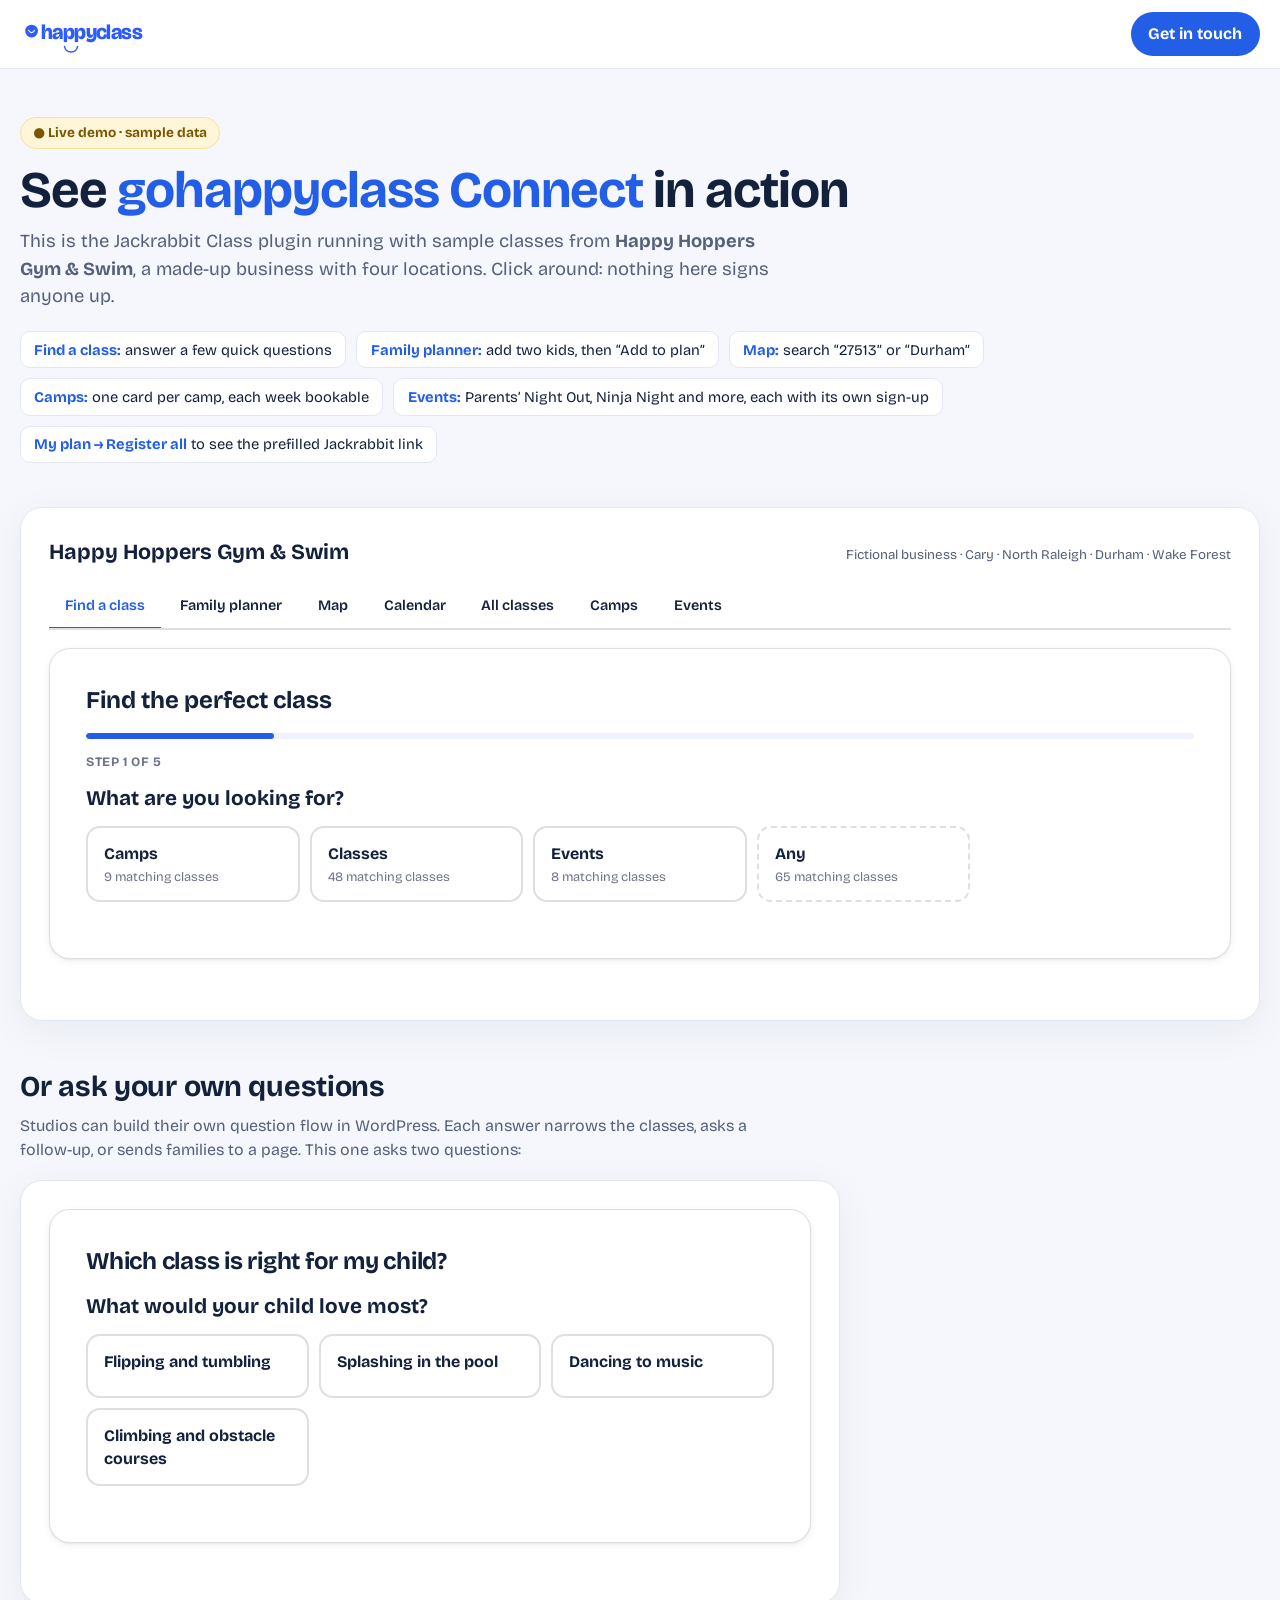
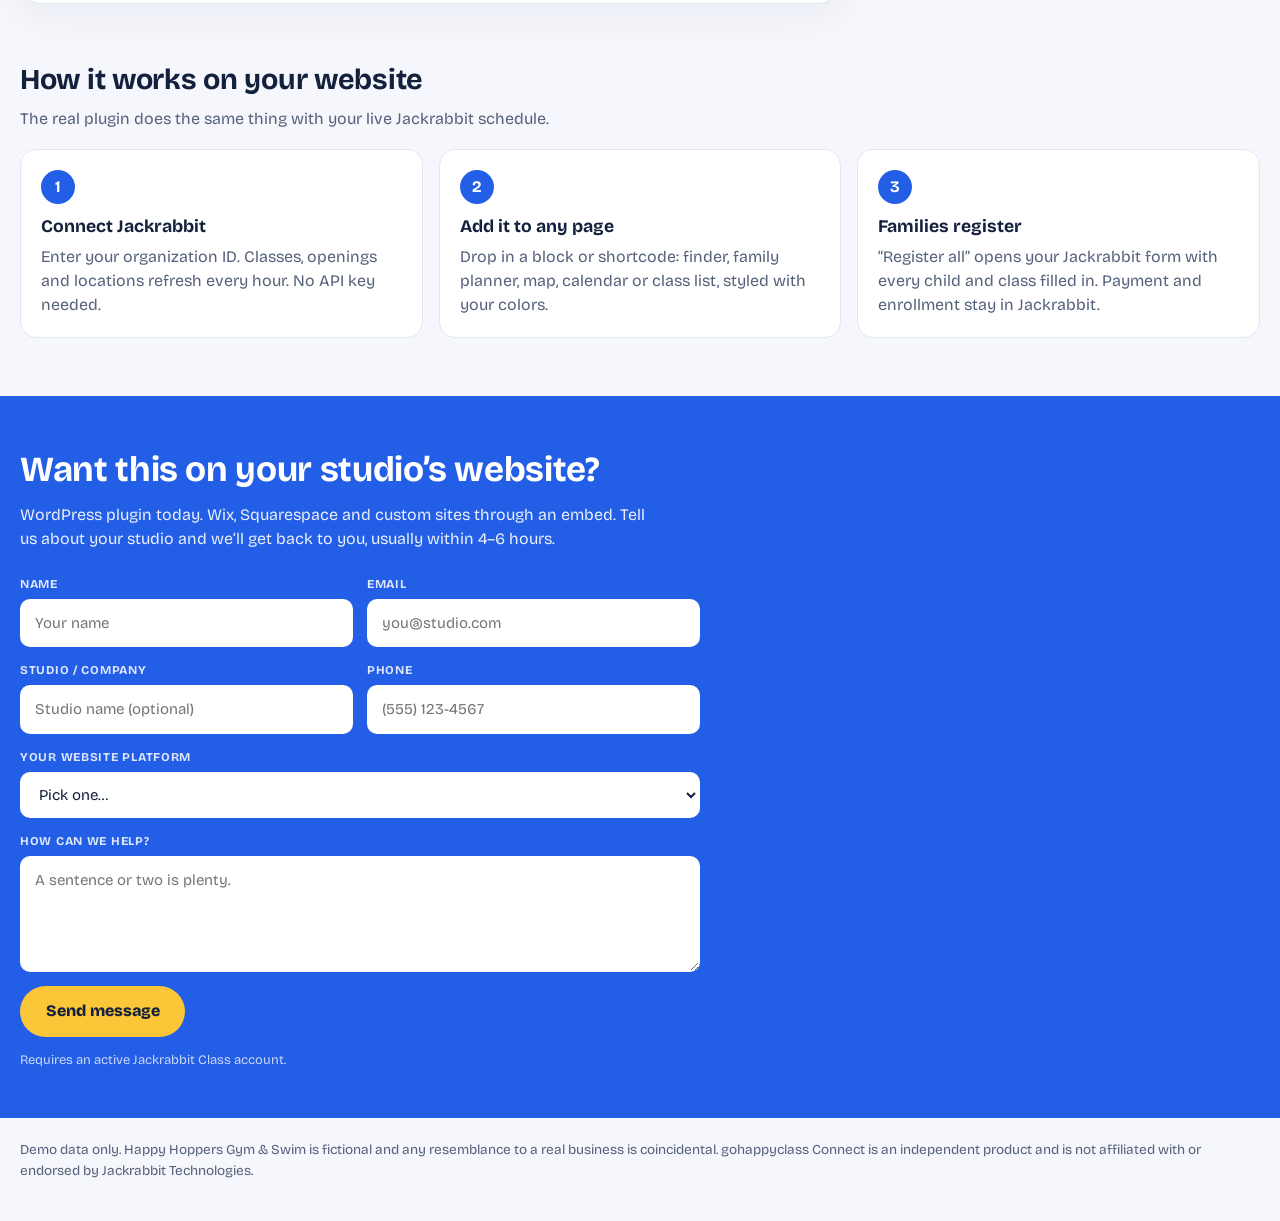
<file: demo/index.html>
<!DOCTYPE html>
<html lang="en">
<head>
<meta charset="utf-8">
<meta name="viewport" content="width=device-width, initial-scale=1">
<title>Live Demo – gohappyclass Connect for Jackrabbit</title>
<meta name="description" content="Try gohappyclass Connect: a class finder, family planner with multi-child registration, location map and class calendar for Jackrabbit Class businesses. Sample data from a fictional gym.">
<meta name="theme-color" content="#235EE7">
<link rel="icon" type="image/svg+xml" href='data:image/svg+xml;utf8,<svg xmlns="http://www.w3.org/2000/svg" viewBox="0 0 400 400"><rect width="400" height="400" rx="80" fill="%23235EE7"/><path d="M 110 175 Q 200 280 290 175" fill="none" stroke="%23ffffff" stroke-width="34" stroke-linecap="round"/><circle cx="200" cy="120" r="14" fill="%23fbc638"/></svg>'>
<link rel="preconnect" href="https://fonts.googleapis.com">
<link rel="preconnect" href="https://fonts.gstatic.com" crossorigin>
<link href="https://fonts.googleapis.com/css2?family=Bricolage+Grotesque:opsz,wght@12..96,400;12..96,500;12..96,600;12..96,700;12..96,800&display=swap" rel="stylesheet">
<link rel="stylesheet" href="assets/vendor/leaflet/leaflet.css?v=20261117">
<link rel="stylesheet" href="assets/css/frontend.css?v=20261117">
<style>
	:root {
		--ghc-blue: #235EE7;
		--ghc-blue-dark: #1a47b3;
		--ghc-yellow: #fbc638;
		--ghc-ink: #14213d;
		--ghc-muted: #55607a;
		--ghc-bg: #f5f7fc;
		--ghc-line: #e2e7f2;
	}
	* { box-sizing: border-box; }
	html { scroll-behavior: smooth; }
	body { margin: 0; font-family: 'Bricolage Grotesque', system-ui, -apple-system, 'Segoe UI', sans-serif; color: var(--ghc-ink); background: var(--ghc-bg); line-height: 1.5; }
	a { color: var(--ghc-blue); }
	.wrap { width: min(1240px, 100% - 32px); margin: 0 auto; }

	/* Brand colours for the widgets (same settings as Display → Branding in WordPress). */
	.jrcc { --jrcc-primary: #235EE7; --jrcc-accent: #fbc638; --jrcc-text: #14213d; --jrcc-surface: #ffffff; --jrcc-radius: 14px; }

	.site-header { background: #fff; border-bottom: 1px solid var(--ghc-line); }
	.site-header .wrap { display: flex; align-items: center; justify-content: space-between; gap: 16px; min-height: 68px; }
	.brand { display: inline-flex; align-items: center; gap: 10px; color: var(--ghc-ink); text-decoration: none; font-weight: 800; font-size: 1.25rem; letter-spacing: -.01em; }
	.brand .brand-logo { height: 44px; width: auto; display: block; }
	.header-cta { display: inline-flex; align-items: center; padding: .6em 1.1em; border-radius: 999px; background: var(--ghc-blue); color: #fff; font-weight: 700; text-decoration: none; }
	.header-cta:hover { background: var(--ghc-blue-dark); }
	.header-cta { white-space: nowrap; }
	@media (max-width: 480px) { .header-cta { font-size: .85rem; padding: .5em .9em; } .brand .brand-logo { height: 36px; } }

	.hero { padding: 48px 0 28px; }
	.pill { display: inline-flex; align-items: center; gap: 8px; padding: .35em .9em; border-radius: 999px; background: #fff6da; color: #7a5600; font-weight: 700; font-size: .85rem; border: 1px solid #f7e2a2; }
	.hero h1 { margin: 14px 0 10px; font-size: clamp(2rem, 4.5vw, 3.2rem); line-height: 1.08; letter-spacing: -.02em; }
	.hero h1 span { color: var(--ghc-blue); }
	.hero p { margin: 0; max-width: 760px; font-size: 1.15rem; color: var(--ghc-muted); }
	.try { display: flex; flex-wrap: wrap; gap: 10px; margin-top: 20px; padding: 0; list-style: none; }
	.try li { padding: .45em .9em; border-radius: 10px; background: #fff; border: 1px solid var(--ghc-line); font-size: .92rem; }
	.try strong { color: var(--ghc-blue); }

	.demo-card { padding: clamp(14px, 3vw, 28px); background: #fff; border: 1px solid var(--ghc-line); border-radius: 22px; box-shadow: 0 10px 40px rgba(20, 33, 61, .06); }
	.demo-biz { display: flex; flex-wrap: wrap; align-items: baseline; justify-content: space-between; gap: 6px 16px; margin-bottom: 18px; }
	.demo-biz h2 { margin: 0; font-size: 1.35rem; }
	.demo-biz small { color: var(--ghc-muted); }

	section.more { padding: 44px 0 10px; }
	section.more h2 { font-size: 1.8rem; margin: 0 0 6px; letter-spacing: -.01em; }
	section.more > .wrap > p { color: var(--ghc-muted); margin: 0 0 18px; max-width: 760px; }
	.wizard-card { max-width: 820px; }

	.how { display: grid; grid-template-columns: repeat(auto-fit, minmax(240px, 1fr)); gap: 16px; margin-top: 8px; }
	.how div { padding: 20px; background: #fff; border: 1px solid var(--ghc-line); border-radius: 16px; }
	.how b { display: grid; place-items: center; width: 34px; height: 34px; margin-bottom: 10px; border-radius: 50%; background: var(--ghc-blue); color: #fff; }
	.how h3 { margin: 0 0 4px; font-size: 1.1rem; }
	.how p { margin: 0; color: var(--ghc-muted); }

	.cta { margin: 48px 0 0; padding: 48px 0; background: var(--ghc-blue); color: #fff; }
	.cta h2 { margin: 0; font-size: clamp(1.6rem, 3.5vw, 2.2rem); letter-spacing: -.01em; }
	.cta > .wrap > p { margin: 6px 0 0; opacity: .9; max-width: 640px; }
	.contact-form { display: flex; flex-direction: column; gap: 14px; max-width: 680px; margin-top: 24px; }
	.form-row { display: grid; grid-template-columns: 1fr 1fr; gap: 14px; }
	@media (max-width: 640px) { .form-row { grid-template-columns: 1fr; } }
	.contact-form label { display: flex; flex-direction: column; gap: 6px; }
	.contact-form label > span { font-size: 12px; font-weight: 700; text-transform: uppercase; letter-spacing: .06em; color: rgba(255,255,255,.85); }
	.contact-form input, .contact-form select, .contact-form textarea { font: inherit; font-size: 15px; color: var(--ghc-ink); background: #fff; border: 1px solid rgba(255,255,255,.3); border-radius: 10px; padding: 12px 14px; outline: none; }
	.contact-form input:focus, .contact-form select:focus, .contact-form textarea:focus { border-color: var(--ghc-yellow); box-shadow: 0 0 0 3px rgba(251,198,56,.4); }
	.contact-form textarea { resize: vertical; min-height: 110px; }
	.contact-form button { align-self: flex-start; padding: .85em 1.6em; border: 0; border-radius: 999px; background: var(--ghc-yellow); color: var(--ghc-ink); font: inherit; font-weight: 800; cursor: pointer; }
	.contact-form button[disabled] { opacity: .6; cursor: not-allowed; }
	.form-error { background: rgba(220,38,38,.2); border: 1px solid rgba(255,255,255,.35); border-radius: 8px; padding: 10px 14px; font-size: 14px; }
	.form-micro { margin: 0; font-size: 13px; opacity: .75; }
	.form-success { margin-top: 24px; padding: 20px 24px; max-width: 680px; border-radius: 14px; background: rgba(255,255,255,.12); border: 1px solid rgba(255,255,255,.3); }
	.form-success strong { display: block; font-size: 1.1rem; }
	footer { padding: 22px 0 40px; color: var(--ghc-muted); font-size: .85rem; }
</style>
</head>
<body>

<header class="site-header">
	<div class="wrap">
		<a class="brand" href="../" aria-label="happyclass home">
			<svg class="brand-logo" aria-label="happyclass" role="img" xmlns="http://www.w3.org/2000/svg" viewBox="0 0 1200 380" preserveAspectRatio="xMidYMid meet">
				<circle cx="100" cy="165" r="55" fill="#2C5BFF"/>
				<path d="M 73 158 Q 100 198 127 158" fill="none" stroke="#ffffff" stroke-width="9" stroke-linecap="round"/>
				<text x="180" y="232" fill="#2C5BFF" style="font-family: 'Bricolage Grotesque', sans-serif; font-weight: 800; font-size: 180px; letter-spacing: -5px;">happyclass</text>
				<path d="M 385 298 C 395 360, 487 360, 497 298" fill="none" stroke="#2C5BFF" stroke-width="13" stroke-linecap="round"/>
			</svg>
		</a>
		<a class="header-cta" href="#contact">Get in touch</a>
	</div>
</header>

<main>
	<section class="hero">
		<div class="wrap">
			<span class="pill">● Live demo · sample data</span>
			<h1>See <span>gohappyclass Connect</span> in action</h1>
			<p>This is the Jackrabbit Class plugin running with sample classes from <strong>Happy Hoppers Gym &amp; Swim</strong>, a made-up business with four locations. Click around: nothing here signs anyone up.</p>
			<ul class="try">
				<li><strong>Find a class:</strong> answer a few quick questions</li>
				<li><strong>Family planner:</strong> add two kids, then “Add to plan”</li>
				<li><strong>Map:</strong> search “27513” or “Durham”</li>
				<li><strong>Camps:</strong> one card per camp, each week bookable</li>
				<li><strong>Events:</strong> Parents’ Night Out, Ninja Night and more, each with its own sign-up</li>
				<li><strong>My plan → Register all</strong> to see the prefilled Jackrabbit link</li>
			</ul>
		</div>
	</section>

	<div class="wrap">
		<div class="demo-card">
			<div class="demo-biz">
				<h2>Happy Hoppers Gym &amp; Swim</h2>
				<small>Fictional business · Cary · North Raleigh · Durham · Wake Forest</small>
			</div>
			<div class="jrcc jrcc-widget" data-jrcc='{"widget":"app","tabs":"finder,family,map,calendar,classes,camps,events","default":"finder","org":"","category":"","cat1":"","cat2":"","cat3":"","categories":"","exclude":"","keywords":"","location":"","type":"","age":"","hide_full":"","children":{"finder":{"mode":"guided","steps":"age,category,day,location","title":"Find the perfect class"},"map":{"layout":"split","height":560,"zoom":"","lat":"","lng":"","radius":25,"filters":"category,age,day,type"},"calendar":{"view":"week","views":"week,month,list","color_by":"category","filters":"category,age,location,type","weekends":"yes"},"classes":{"layout":"cards","filters":"search,category,age,day,location,type","sort":"day","limit":0}}}'>
				<p class="jrcc-loading" role="status">Loading classes…</p>
			</div>
		</div>
	</div>

	<section class="more">
		<div class="wrap">
			<h2>Or ask your own questions</h2>
			<p>Studios can build their own question flow in WordPress. Each answer narrows the classes, asks a follow-up, or sends families to a page. This one asks two questions:</p>
			<div class="demo-card wizard-card">
				<div class="jrcc jrcc-widget" data-jrcc='{"widget":"finder","mode":"wizard","title":"Which class is right for my child?","org":"","category":"","cat1":"","cat2":"","cat3":"","categories":"","exclude":"","keywords":"","location":"","type":"","age":"","hide_full":""}'>
					<p class="jrcc-loading" role="status">Loading classes…</p>
				</div>
			</div>
		</div>
	</section>

	<section class="more">
		<div class="wrap">
			<h2>How it works on your website</h2>
			<p>The real plugin does the same thing with your live Jackrabbit schedule.</p>
			<div class="how">
				<div><b>1</b><h3>Connect Jackrabbit</h3><p>Enter your organization ID. Classes, openings and locations refresh every hour. No API key needed.</p></div>
				<div><b>2</b><h3>Add it to any page</h3><p>Drop in a block or shortcode: finder, family planner, map, calendar or class list, styled with your colors.</p></div>
				<div><b>3</b><h3>Families register</h3><p>“Register all” opens your Jackrabbit form with every child and class filled in. Payment and enrollment stay in Jackrabbit.</p></div>
			</div>
		</div>
	</section>

	<section class="cta" id="contact">
		<div class="wrap">
			<h2>Want this on your studio’s website?</h2>
			<p>WordPress plugin today. Wix, Squarespace and custom sites through an embed. Tell us about your studio and we’ll get back to you, usually within 4–6 hours.</p>
			<form class="contact-form" id="contactForm" action="https://api.web3forms.com/submit" method="POST">
				<input type="hidden" name="access_key" value="0dfa3019-5d47-4045-ba1e-5e61d6ef4bbf">
				<input type="hidden" name="subject" value="New demo inquiry from gohappyclass.com/demo">
				<input type="hidden" name="from_name" value="happyclass live demo">
				<input type="checkbox" name="botcheck" style="display: none;" tabindex="-1" autocomplete="off">
				<div class="form-row">
					<label><span>Name</span><input type="text" name="name" required autocomplete="name" placeholder="Your name"></label>
					<label><span>Email</span><input type="email" name="email" required autocomplete="email" placeholder="you@studio.com"></label>
				</div>
				<div class="form-row">
					<label><span>Studio / company</span><input type="text" name="company" autocomplete="organization" placeholder="Studio name (optional)"></label>
					<label><span>Phone</span><input type="tel" name="phone" required autocomplete="tel" placeholder="(555) 123-4567"></label>
				</div>
				<label><span>Your website platform</span>
					<select name="interest" required>
						<option value="" disabled selected>Pick one…</option>
						<option>WordPress plugin</option>
						<option>iFrame embed (Wix, Squarespace, other)</option>
						<option>Custom website integration</option>
						<option>Not sure yet</option>
					</select>
				</label>
				<label><span>How can we help?</span><textarea name="message" rows="4" required placeholder="A sentence or two is plenty."></textarea></label>
				<div class="form-error" role="alert" style="display: none;"></div>
				<button type="submit">Send message</button>
				<p class="form-micro">Requires an active Jackrabbit Class account.</p>
			</form>
		</div>
	</section>
</main>

<footer>
	<div class="wrap">Demo data only. Happy Hoppers Gym &amp; Swim is fictional and any resemblance to a real business is coincidental. gohappyclass Connect is an independent product and is not affiliated with or endorsed by Jackrabbit Technologies.</div>
</footer>

<script src="demo-data.js?v=20261117"></script>
<script src="demo-config.js?v=20261117"></script>
<script src="assets/js/core.js?v=20261117"></script>
<script src="assets/js/plan.js?v=20261117"></script>
<script src="assets/js/classes.js?v=20261117"></script>
<script src="assets/js/finder.js?v=20261117"></script>
<script src="assets/js/calendar.js?v=20261117"></script>
<script src="assets/js/map.js?v=20261117"></script>
<script src="assets/js/app.js?v=20261117"></script>
<script>
(function () {
	var form = document.getElementById('contactForm');
	if (!form) return;
	var btn = form.querySelector('button[type="submit"]');
	var errEl = form.querySelector('.form-error');
	function fail(msg) { errEl.textContent = msg; errEl.style.display = ''; btn.disabled = false; btn.textContent = 'Send message'; }
	form.addEventListener('submit', function (e) {
		e.preventDefault();
		errEl.style.display = 'none';
		btn.disabled = true; btn.textContent = 'Sending…';
		fetch('https://api.web3forms.com/submit', { method: 'POST', body: new FormData(form) })
			.then(function (r) { return r.json(); })
			.then(function (json) {
				if (json && json.success) {
					var ok = document.createElement('div');
					ok.className = 'form-success'; ok.setAttribute('role', 'status');
					ok.innerHTML = '<strong>Thanks, we got it.</strong>We\'ll be in touch shortly.';
					form.parentNode.replaceChild(ok, form);
				} else { fail((json && json.message) || 'Something went wrong. Please try again.'); }
			})
			.catch(function () { fail('Network error. Please try again.'); });
	});
})();
</script>
</body>
</html>
</file>
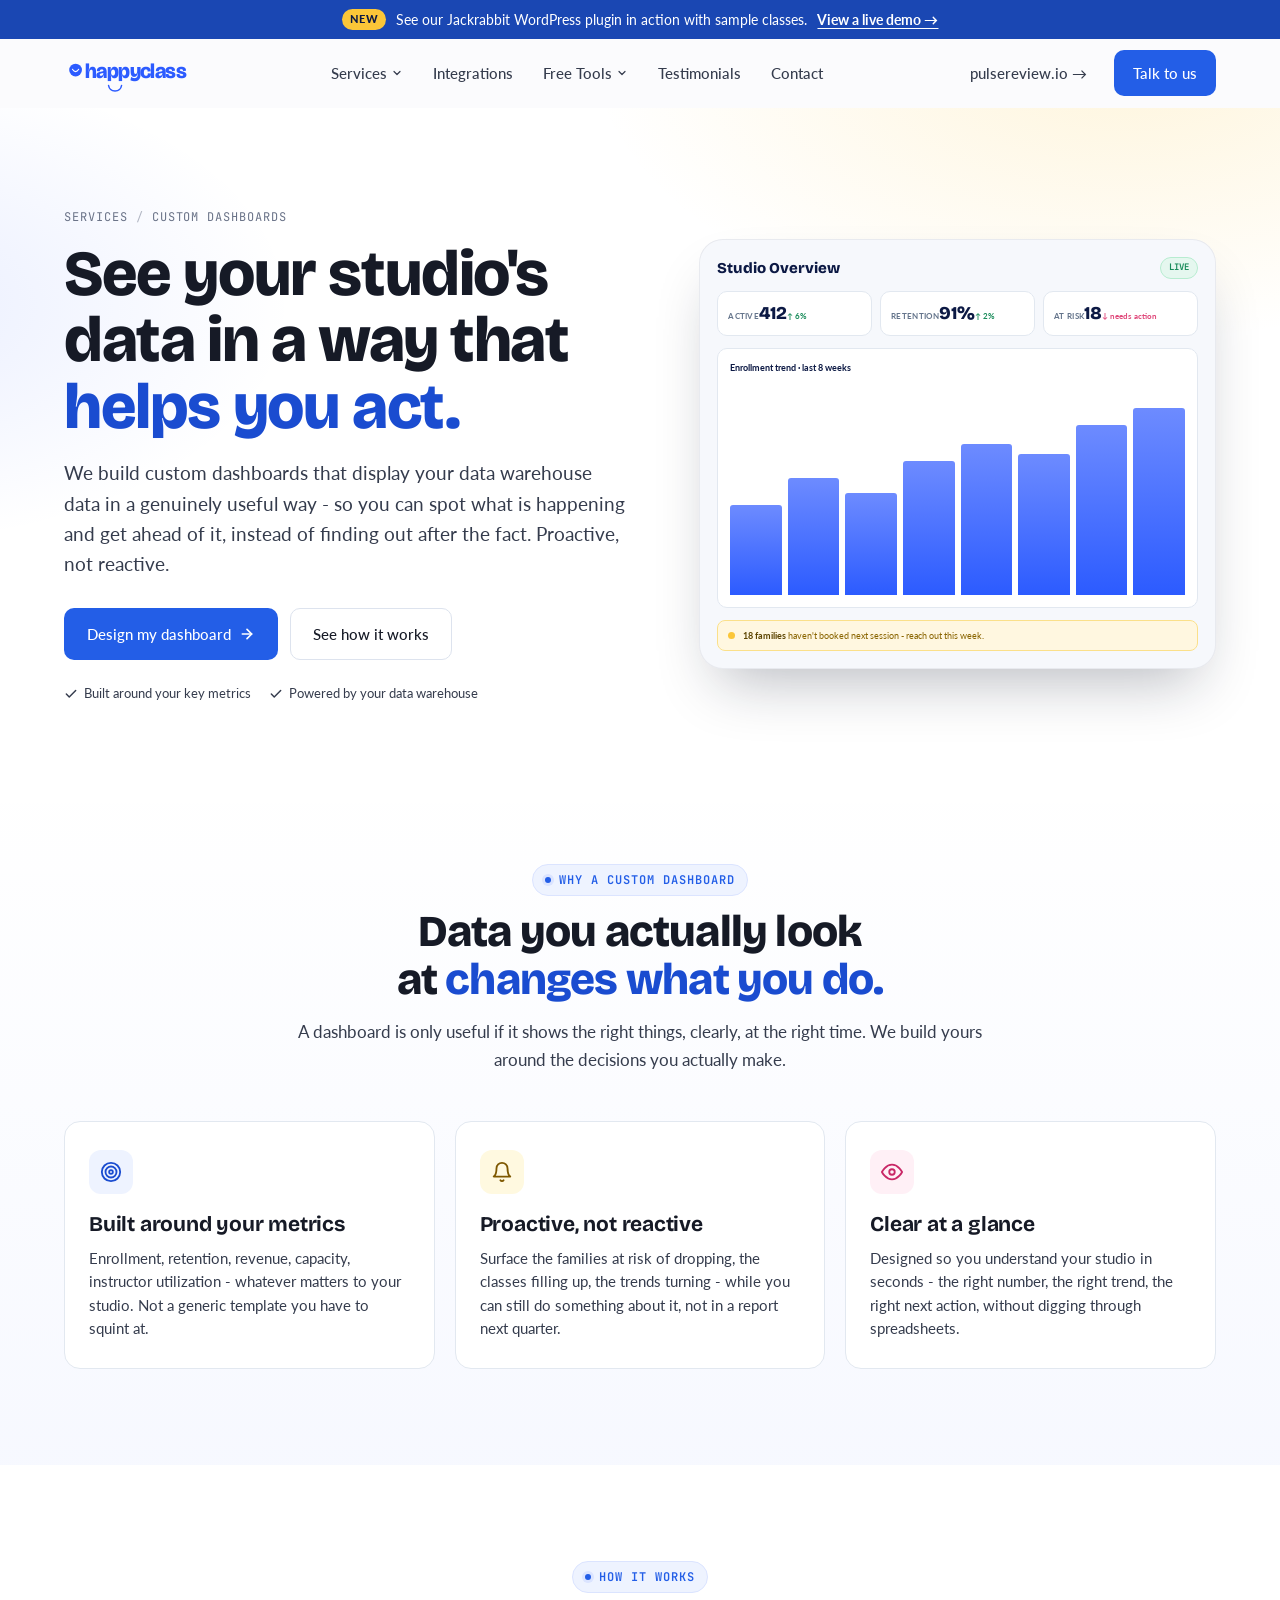
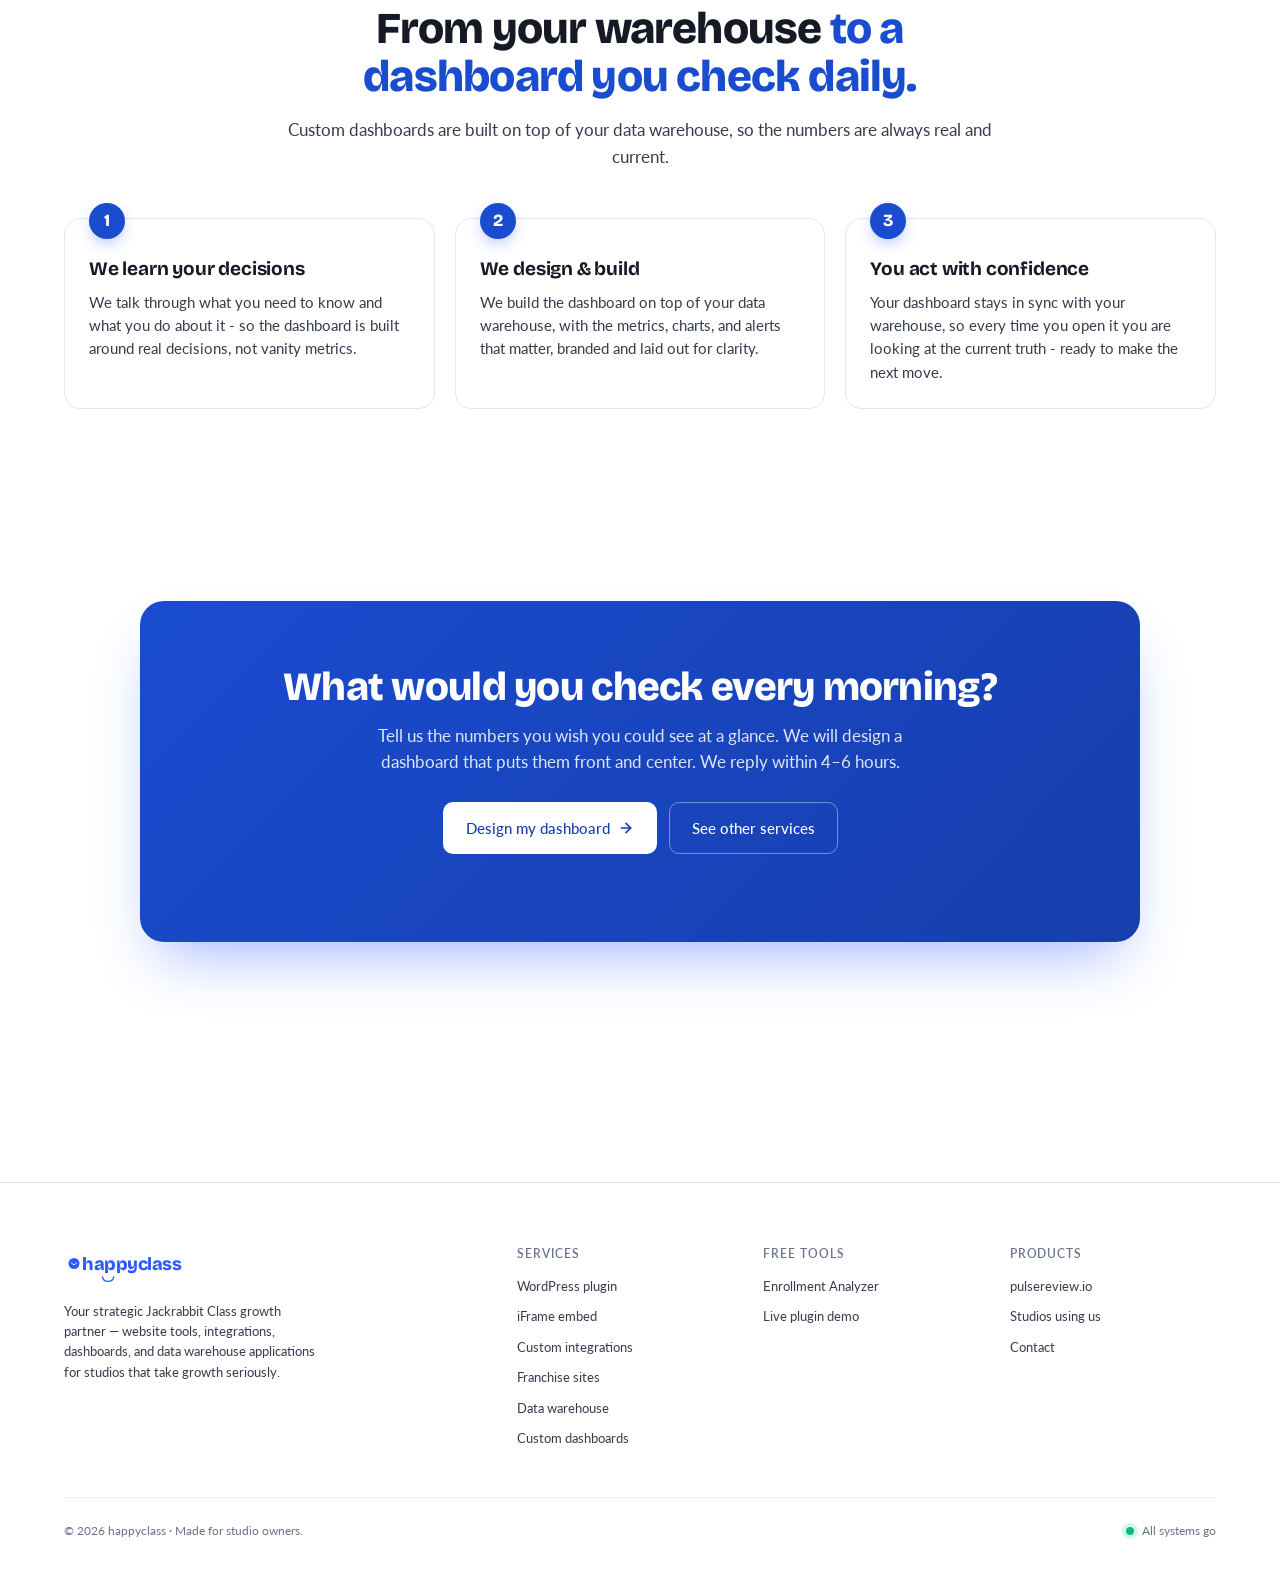
<file: services/custom-dashboards/index.html>
<!DOCTYPE html>
<html lang="en">
<head>
<meta charset="utf-8">
<meta name="viewport" content="width=device-width, initial-scale=1">
<title>Custom Jackrabbit Class dashboards - happyclass</title>
<meta name="description" content="Custom dashboards that display your data warehouse data in a way that helps you act - so studio owners can be proactive with their numbers instead of reacting after the fact.">
<meta name="theme-color" content="#235EE7">
<link rel="icon" type="image/svg+xml" href='data:image/svg+xml;utf8,<svg xmlns="http://www.w3.org/2000/svg" viewBox="0 0 400 400"><rect width="400" height="400" rx="80" fill="%23235EE7"/><path d="M 110 175 Q 200 280 290 175" fill="none" stroke="%23ffffff" stroke-width="34" stroke-linecap="round"/><circle cx="200" cy="120" r="14" fill="%23fbc638"/></svg>'>
<meta property="og:title" content="Custom Jackrabbit Class dashboards - happyclass">
<meta property="og:description" content="Custom dashboards that display your data warehouse data in a way that helps you act - so studio owners can be proactive with their numbers instead of reacting after the fact.">
<meta property="og:type" content="website">

<link rel="preconnect" href="https://fonts.googleapis.com">
<link rel="preconnect" href="https://fonts.gstatic.com" crossorigin>
<link href="https://fonts.googleapis.com/css2?family=Bricolage+Grotesque:opsz,wght@12..96,400;12..96,500;12..96,600;12..96,700;12..96,800&family=Lato:wght@300;400;700;900&family=JetBrains+Mono:wght@400;500;600&display=swap" rel="stylesheet">

<style>
/* ============================================================
   happyclass — design tokens
   colors_and_type.css

   Adapted from pulsereview's design language (Geist sans +
   Bricolage Grotesque display + JetBrains Mono), tuned to
   happyclass's existing brand blue (#235EE7) and the playful
   "kids' classes" audience: gymnastics, dance, swim, music, cheer.
   ============================================================ */

/* google fonts — load once at the top of every doc */
:root {
  /* ----------------------------------------
     happy blue — primary brand color
     anchored on the gohappyclass site blue
     (#235EE7), tonal scale built around it
     ---------------------------------------- */
  --happy-50:  #eef3ff;
  --happy-100: #dbe4ff;
  --happy-200: #b9caff;
  --happy-300: #8da9ff;
  --happy-400: #5b85f5;
  --happy-500: #235ee7;  /* primary — site theme color */
  --happy-600: #1a4cd0;
  --happy-700: #173eac;
  --happy-800: #16358a;
  --happy-900: #142d6e;
  --happy-950: #0c1944;

  /* ----------------------------------------
     accent — sunshine / playful warmth
     used SPARINGLY: stars, badges, kid-energy
     moments (the "happy" in happyclass).
     buttercup yellow — no orange undertones.
     ---------------------------------------- */
  --sun-50:  #fff9e0;
  --sun-100: #ffefb0;
  --sun-200: #ffe177;
  --sun-300: #ffd23f;
  --sun-400: #fbc638;   /* primary accent — clean yellow */
  --sun-500: #e2a900;
  --sun-600: #b88200;
  --sun-700: #7e5800;

  /* blossom — secondary warm accent. soft pink, no orange. */
  --blossom-50:  #fff0f6;
  --blossom-100: #ffdcea;
  --blossom-200: #ffbcd5;
  --blossom-300: #ff96bb;
  --blossom-400: #ff70a1;   /* primary blossom */
  --blossom-500: #ed4683;
  --blossom-600: #c92766;

  /* coral alias kept for back-compat — same as blossom */
  --coral-50:  var(--blossom-50);
  --coral-100: var(--blossom-100);
  --coral-200: var(--blossom-200);
  --coral-300: var(--blossom-300);
  --coral-400: var(--blossom-400);
  --coral-500: var(--blossom-500);
  --coral-600: var(--blossom-600);

  /* ----------------------------------------
     semantic colors
     ---------------------------------------- */
  --mint-50:  #ecfdf5; --mint-100: #d1fae5; --mint-200: #a7f3d0;
  --mint-300: #6ee7b7; --mint-400: #34d399; --mint-500: #10b981;
  --mint-600: #059669; --mint-700: #047857;

  --amber-50: #fffbeb; --amber-100: #fef3c7; --amber-300: #fcd34d;
  --amber-400: #fbbf24; --amber-500: #f59e0b; --amber-600: #d97706;
  --amber-700: #b45309;

  --rose-50:  #fff1f2; --rose-100: #ffe4e6; --rose-400: #fb7185;
  --rose-500: #f43f5e; --rose-600: #e11d48; --rose-700: #be123c;

  /* ----------------------------------------
     slate — neutrals (cool, slightly blue)
     ---------------------------------------- */
  --slate-0:   #ffffff;
  --slate-25:  #fafbfd;
  --slate-50:  #f4f6fb;
  --slate-100: #ecf0f7;
  --slate-200: #dde3ee;
  --slate-300: #c3cbdb;
  --slate-400: #98a2b8;
  --slate-500: #6a7388;
  --slate-600: #4b5468;
  --slate-700: #353c4d;
  --slate-800: #232838;
  --slate-900: #161a26;
  --slate-950: #0c0f18;

  /* ----------------------------------------
     semantic tokens — USE THESE in components
     (don't reach for the raw scale)
     ---------------------------------------- */
  --bg-app:     var(--slate-25);
  --bg-surface: var(--slate-0);
  --bg-sunken:  var(--slate-50);
  --bg-inverse: var(--slate-900);

  --fg-1: var(--slate-900);   /* primary text */
  --fg-2: var(--slate-700);   /* body */
  --fg-3: var(--slate-500);   /* muted */
  --fg-4: var(--slate-400);   /* hint */
  --fg-inverse: var(--slate-0);

  --brand:         var(--happy-500);
  --brand-hover:   var(--happy-600);
  --brand-pressed: var(--happy-700);
  --brand-fg:      var(--slate-0);
  --brand-tint:    var(--happy-50);

  --accent:        var(--sun-400);
  --accent-tint:   var(--sun-50);

  --success:       var(--mint-500);
  --success-tint:  var(--mint-50);
  --warning:       var(--amber-500);
  --warning-tint:  var(--amber-50);
  --danger:        var(--rose-500);
  --danger-tint:   var(--rose-50);

  --border-subtle: var(--slate-100);
  --border:        var(--slate-200);
  --border-strong: var(--slate-300);

  /* ----------------------------------------
     typography
     ---------------------------------------- */
  --font-sans:    "Geist", ui-sans-serif, system-ui, -apple-system, "Segoe UI", sans-serif;
  --font-display: "Bricolage Grotesque", "Geist", ui-sans-serif, system-ui, sans-serif;
  --font-mono:    "JetBrains Mono", ui-monospace, "SF Mono", Menlo, monospace;

  /* type scale (px) */
  --text-2xs: 11px;
  --text-xs:  12px;
  --text-sm:  13px;
  --text-md:  15px;
  --text-lg:  17px;
  --text-xl:  20px;
  --text-2xl: 24px;
  --text-3xl: 30px;
  --text-4xl: 38px;
  --text-5xl: 48px;
  --text-6xl: 64px;
  --text-7xl: 84px;

  /* line heights */
  --lh-tight: 1.05;
  --lh-snug:  1.2;
  --lh-base:  1.5;
  --lh-loose: 1.65;

  /* letter spacing */
  --tracking-tight: -0.02em;
  --tracking-snug:  -0.01em;
  --tracking-wide:   0.08em;

  /* ----------------------------------------
     spacing — 4px base
     ---------------------------------------- */
  --space-1:  4px;
  --space-2:  8px;
  --space-3:  12px;
  --space-4:  16px;
  --space-5:  20px;
  --space-6:  24px;
  --space-7:  32px;
  --space-8:  40px;
  --space-9:  48px;
  --space-10: 64px;
  --space-11: 80px;
  --space-12: 96px;
  --space-13: 128px;

  /* ----------------------------------------
     radii — soft, friendly, mid-rounding
     ---------------------------------------- */
  --radius-xs:   4px;
  --radius-sm:   6px;
  --radius-md:   10px;
  --radius-lg:   14px;
  --radius-xl:   20px;
  --radius-2xl:  28px;
  --radius-full: 999px;

  /* ----------------------------------------
     shadows — cool-blue tinted, never gray
     ---------------------------------------- */
  --shadow-xs: 0 1px 2px rgba(20,45,110,.05);
  --shadow-sm: 0 1px 2px rgba(20,45,110,.06), 0 1px 3px rgba(20,45,110,.05);
  --shadow-md: 0 4px 6px -2px rgba(20,45,110,.06), 0 8px 16px -4px rgba(20,45,110,.08);
  --shadow-lg: 0 12px 16px -4px rgba(20,45,110,.08), 0 24px 48px -12px rgba(20,45,110,.18);
  --shadow-xl: 0 24px 48px -12px rgba(20,45,110,.22), 0 48px 96px -24px rgba(20,45,110,.18);
  --ring-focus: 0 0 0 3px rgba(35,94,231,.28);

  /* ----------------------------------------
     motion
     ---------------------------------------- */
  --ease-out:    cubic-bezier(0.22, 1, 0.36, 1);
  --ease-spring: cubic-bezier(0.34, 1.56, 0.64, 1);
  --duration-fast: 120ms;
  --duration-base: 180ms;
  --duration-slow: 280ms;
}

/* ============================================================
   base — semantic typography
   ============================================================ */
*, *::before, *::after { box-sizing: border-box; }

html {
  font-family: var(--font-sans);
  color: var(--fg-1);
  -webkit-font-smoothing: antialiased;
  scroll-behavior: smooth;
}
body {
  margin: 0;
  background: var(--bg-app);
  font-size: var(--text-md);
  line-height: var(--lh-base);
}

h1, h2, h3, h4, h5, h6 {
  font-family: var(--font-display);
  font-weight: 700;
  letter-spacing: var(--tracking-tight);
  color: var(--fg-1);
  margin: 0;
  text-wrap: balance;
}
h1 { font-size: var(--text-6xl); line-height: var(--lh-tight); }
h2 { font-size: var(--text-5xl); line-height: var(--lh-tight); }
h3 { font-size: var(--text-3xl); line-height: var(--lh-snug); letter-spacing: var(--tracking-snug); }
h4 { font-size: var(--text-xl);  line-height: var(--lh-snug); letter-spacing: var(--tracking-snug); font-weight: 600; }
h5 { font-size: var(--text-lg);  line-height: var(--lh-snug); font-weight: 600; font-family: var(--font-sans); }
h6 { font-size: var(--text-md);  line-height: var(--lh-snug); font-weight: 600; font-family: var(--font-sans); }

p { margin: 0; }
p.lede   { font-size: var(--text-lg); color: var(--fg-2); line-height: var(--lh-loose); text-wrap: pretty; }
p.body   { font-size: var(--text-md); color: var(--fg-2); }
p.small  { font-size: var(--text-sm); color: var(--fg-3); }
p.micro  { font-size: var(--text-xs); color: var(--fg-3); }

a {
  color: var(--brand);
  text-decoration: none;
  transition: color var(--duration-fast) var(--ease-out);
}
a:hover { color: var(--brand-hover); }

code, kbd, samp, pre {
  font-family: var(--font-mono);
  font-size: 0.92em;
}

::selection { background: var(--happy-200); color: var(--fg-1); }
img, svg { display: block; max-width: 100%; }
button { font: inherit; }

/* ----------------------------------------
   utilities used across cards/UI kits
   ---------------------------------------- */
.eyebrow {
  display: inline-flex;
  align-items: center;
  gap: var(--space-2);
  font-family: var(--font-mono);
  font-size: var(--text-xs);
  font-weight: 600;
  text-transform: uppercase;
  letter-spacing: var(--tracking-wide);
  color: var(--brand);
  padding: 6px 12px;
  background: var(--brand-tint);
  border-radius: var(--radius-full);
  border: 1px solid var(--happy-100);
}
.eyebrow .dot {
  width: 6px; height: 6px;
  border-radius: 999px;
  background: var(--brand);
  box-shadow: 0 0 0 3px var(--happy-100);
}

.stars { color: var(--sun-400); letter-spacing: 1px; }
.mono  { font-family: var(--font-mono); }

/* ==== block separator ==== */

/* marketing UI kit — uses tokens from ../../colors_and_type.css */

.container { max-width: 1200px; margin: 0 auto; padding: 0 var(--space-6); }

/* ============================================================
   NAV
   ============================================================ */
.hc-nav-wrap {
  position: sticky; top: 0; z-index: 50;
  background: rgba(250, 251, 253, 0.8);
  backdrop-filter: blur(12px); -webkit-backdrop-filter: blur(12px);
  border-bottom: 1px solid transparent;
  transition: background var(--duration-fast) var(--ease-out), border-color var(--duration-fast) var(--ease-out);
}
.hc-nav-wrap.scrolled { background: rgba(255, 255, 255, 0.92); border-bottom-color: var(--border); }
.hc-nav { display: flex; align-items: center; justify-content: space-between; height: 68px; }
.hc-brand { display: flex; align-items: center; gap: 10px; }
.hc-brand img { height: 28px; width: auto; }
.hc-nav-links { display: flex; align-items: center; gap: 2px; }
.hc-nav-links a {
  color: var(--fg-2); font-size: var(--text-md); font-weight: 500;
  padding: 8px 14px; border-radius: var(--radius-sm);
  transition: background var(--duration-fast) var(--ease-out), color var(--duration-fast) var(--ease-out);
}
.hc-nav-links a:hover { background: var(--bg-sunken); color: var(--fg-1); }
.hc-nav-cta { display: flex; align-items: center; gap: var(--space-2); }

.hc-btn {
  display: inline-flex; align-items: center; gap: var(--space-2);
  padding: 11px 18px; border-radius: var(--radius-md);
  font-family: var(--font-sans); font-weight: 500; font-size: var(--text-md);
  border: 1px solid transparent; cursor: pointer;
  transition: background var(--duration-fast) var(--ease-out),
              border-color var(--duration-fast) var(--ease-out),
              color var(--duration-fast) var(--ease-out),
              box-shadow var(--duration-fast) var(--ease-out);
  text-decoration: none;
}
.hc-btn:focus-visible { outline: none; box-shadow: var(--ring-focus); }
.hc-btn-primary   { background: var(--brand); color: var(--brand-fg); }
.hc-btn-primary:hover { background: var(--brand-hover); color: #fff; }
.hc-btn-primary:active { background: var(--brand-pressed); }
.hc-btn-secondary { background: var(--bg-surface); border-color: var(--border); color: var(--fg-1); }
.hc-btn-secondary:hover { background: var(--bg-sunken); border-color: var(--border-strong); }
.hc-btn-ghost { background: transparent; color: var(--fg-2); }
.hc-btn-ghost:hover { background: var(--bg-sunken); color: var(--fg-1); }
.hc-btn-lg { padding: 14px 22px; }
.hc-btn svg { width: 16px; height: 16px; }

/* ============================================================
   HERO
   ============================================================ */
.hc-hero { position: relative; padding: var(--space-12) 0 var(--space-11); overflow: hidden; }
.hc-hero::before {
  content: ""; position: absolute; inset: 0; z-index: 0;
  background: radial-gradient(60% 50% at 70% 0%, var(--happy-50) 0%, transparent 60%),
              radial-gradient(40% 40% at 10% 30%, var(--coral-50) 0%, transparent 70%);
}
.hc-hero .container { position: relative; z-index: 1; }
.hc-hero-grid { display: grid; grid-template-columns: 1.05fr 1fr; gap: var(--space-10); align-items: center; }
.hc-hero h1 {
  font-family: var(--font-display); font-weight: 700;
  font-size: var(--text-6xl); letter-spacing: var(--tracking-tight);
  line-height: 1.02; color: var(--fg-1);
  margin: var(--space-5) 0 var(--space-5); text-wrap: balance;
}
.hc-hero h1 .accent { color: var(--brand); }
.hc-hero .lede {
  font-size: var(--text-lg); line-height: 1.55; color: var(--fg-2);
  max-width: 52ch; margin-bottom: var(--space-7);
}
.hc-hero .lede strong { color: var(--fg-1); font-weight: 600; }
.hc-hero-ctas { display: flex; flex-wrap: wrap; gap: var(--space-3); align-items: center; }
.hc-hero-micro {
  margin-top: var(--space-5); display: flex; flex-wrap: wrap; gap: var(--space-5);
  font-size: var(--text-sm); color: var(--fg-3);
}
.hc-hero-micro span { display: inline-flex; align-items: center; gap: 6px; }
.hc-hero-micro svg { width: 14px; height: 14px; color: var(--mint-500); }
.hc-hero-foot {
  margin-top: var(--space-5); font-size: var(--text-xs); color: var(--fg-3); font-family: var(--font-mono);
}

/* hero visual — embed widget preview floating */
.hc-hero-visual { position: relative; min-height: 480px; }
.hc-hero-card {
  position: absolute; background: #fff;
  border: 1px solid var(--border); border-radius: var(--radius-lg);
  box-shadow: var(--shadow-lg); padding: var(--space-5);
}
.hc-hero-card.dash {
  inset: 0px 60px auto auto; width: 360px;
  transform: rotate(-2deg);
}
.hc-hero-card.qa {
  bottom: 8px; left: 0; width: 320px; padding: var(--space-4);
  transform: rotate(2deg);
}
.hc-hero-card.toast {
  top: 250px; right: 8px; width: 280px; padding: 14px 16px;
  display: flex; align-items: center; gap: 12px;
  border-left: 3px solid var(--success);
  animation: hc-toast-in 600ms var(--ease-spring) 400ms both;
}
@keyframes hc-toast-in {
  from { transform: translateY(8px) rotate(0); opacity: 0; }
  to   { transform: translateY(0) rotate(-1deg); opacity: 1; }
}
.hc-toast-icon {
  width: 32px; height: 32px; border-radius: 999px;
  background: var(--mint-50); color: var(--mint-600);
  display: flex; align-items: center; justify-content: center; flex: none;
}
.hc-toast-icon svg { width: 18px; height: 18px; }
.hc-toast-text { font-size: var(--text-sm); }
.hc-toast-text strong { display: block; font-weight: 600; color: var(--fg-1); }
.hc-toast-text span { color: var(--fg-3); font-size: var(--text-xs); }

.hc-dash-head { display: flex; align-items: center; justify-content: space-between; margin-bottom: var(--space-3); }
.hc-dash-title { font-family: var(--font-mono); font-size: var(--text-xs); color: var(--fg-3); text-transform: uppercase; letter-spacing: 0.08em; font-weight: 600; }
.hc-mini-grid { display: grid; grid-template-columns: repeat(7, 1fr); gap: 3px; background: var(--slate-900); padding: 6px; border-radius: 8px; }
.hc-mini-day { font-family: var(--font-sans); font-size: 9px; font-weight: 600; color: var(--slate-300); text-align: center; padding: 3px 0; }
.hc-mini-slot { font-family: var(--font-sans); font-size: 8px; font-weight: 600; padding: 3px 2px; border-radius: 3px; color: var(--slate-300); background: var(--slate-700); text-align: center; }
.hc-mini-slot.a { background: var(--happy-300); color: var(--happy-950); }
.hc-mini-slot.b { background: var(--coral-300); color: #4a1a0a; }
.hc-mini-slot.s { background: var(--sun-400); color: #fff; }

.hc-qa-row { display: flex; align-items: center; justify-content: space-between; padding: 10px 12px; background: var(--sun-400); color: #fff; border-radius: 8px; font-family: var(--font-sans); font-size: 13px; font-weight: 500; }
.hc-qa-row + .hc-qa-row { margin-top: 6px; }
.hc-qa-row strong { font-weight: 600; }
.hc-qa-cta { display: flex; justify-content: center; padding: 8px; margin-top: 8px; background: var(--happy-50); border-radius: 8px; }
.hc-qa-cta button { background: var(--happy-700); color: #fff; border: none; padding: 8px 16px; border-radius: 6px; font-family: var(--font-sans); font-weight: 600; font-size: 12px; cursor: pointer; }

@media (max-width: 980px) {
  .hc-hero { padding: var(--space-10) 0; }
  .hc-hero-grid { grid-template-columns: 1fr; gap: var(--space-9); }
  .hc-hero h1 { font-size: var(--text-5xl); }
  .hc-hero-visual { min-height: 380px; }
}
@media (max-width: 520px) {
  .hc-hero h1 { font-size: var(--text-4xl); }
  .hc-hero-visual { display: none; }
}

/* ============================================================
   SECTIONS
   ============================================================ */
.hc-section { padding: var(--space-12) 0; }
.hc-section-head { max-width: 680px; margin: 0 auto var(--space-9); text-align: center; }
.hc-section-head h2 {
  font-family: var(--font-display); font-weight: 700;
  font-size: var(--text-5xl); letter-spacing: -0.02em; line-height: 1.05;
  color: var(--fg-1); margin-top: var(--space-4); text-wrap: balance;
}
.hc-section-head h2 .accent { color: var(--brand); }
.hc-section-head p {
  font-size: var(--text-lg); color: var(--fg-2); margin-top: var(--space-4);
  line-height: 1.55; max-width: 56ch; margin-left: auto; margin-right: auto; text-wrap: pretty;
}

/* features */
.hc-features { display: grid; grid-template-columns: repeat(2, 1fr); gap: var(--space-6); }
.hc-feature {
  display: grid; grid-template-columns: 1fr 1fr; gap: var(--space-7);
  align-items: center; background: var(--bg-surface);
  border: 1px solid var(--border); border-radius: var(--radius-xl);
  padding: var(--space-7); overflow: hidden;
  transition: box-shadow var(--duration-base) var(--ease-out),
              transform var(--duration-base) var(--ease-out),
              border-color var(--duration-base) var(--ease-out);
}
.hc-feature:hover { box-shadow: var(--shadow-md); border-color: var(--border-strong); transform: translateY(-2px); }
.hc-feature.flip { grid-template-columns: 1fr 1fr; }
.hc-feature .copy { padding: 0; }
.hc-feature-icon {
  display: inline-flex; align-items: center; justify-content: center;
  width: 40px; height: 40px; border-radius: var(--radius-md);
  background: var(--brand-tint); color: var(--brand); margin-bottom: var(--space-4);
}
.hc-feature-icon.coral { background: var(--coral-50); color: var(--coral-500); }
.hc-feature-icon.sun { background: var(--sun-50); color: var(--sun-600); }
.hc-feature-icon.mint { background: var(--mint-50); color: var(--mint-600); }
.hc-feature-icon svg { width: 20px; height: 20px; }
.hc-feature h3 { font-family: var(--font-display); font-weight: 700; font-size: var(--text-2xl); letter-spacing: -0.01em; line-height: 1.15; color: var(--fg-1); margin-bottom: var(--space-3); text-wrap: balance; }
.hc-feature p { font-size: var(--text-md); color: var(--fg-2); line-height: 1.55; text-wrap: pretty; }
.hc-feature .visual { display: flex; justify-content: center; align-items: center; min-height: 220px; }
.hc-feature .visual > * { width: 100%; }

@media (max-width: 880px) {
  .hc-features { grid-template-columns: 1fr; }
  .hc-feature, .hc-feature.flip { grid-template-columns: 1fr; }
  .hc-feature .visual { order: -1; }
}

/* compatibility row */
.hc-compat {
  background: var(--bg-surface); border-top: 1px solid var(--border-subtle); border-bottom: 1px solid var(--border-subtle);
  padding: var(--space-8) 0;
}
.hc-compat-inner { display: flex; align-items: center; justify-content: space-between; gap: var(--space-7); flex-wrap: wrap; }
.hc-compat-head { display: flex; flex-direction: column; gap: var(--space-1); max-width: 360px; }
.hc-compat-head .label { font-family: var(--font-mono); font-size: var(--text-xs); font-weight: 600; text-transform: uppercase; letter-spacing: 0.08em; color: var(--fg-3); }
.hc-compat-head .title { font-family: var(--font-display); font-size: var(--text-xl); font-weight: 700; letter-spacing: -0.01em; color: var(--fg-1); }
.hc-platforms { display: flex; gap: var(--space-4); flex-wrap: wrap; }
.hc-platform {
  display: inline-flex; align-items: center; gap: 10px; padding: 10px 16px;
  background: var(--bg-sunken); border: 1px solid var(--border-subtle);
  border-radius: var(--radius-md); font-family: var(--font-sans);
  font-size: var(--text-sm); color: var(--fg-1); font-weight: 500;
}
.hc-platform .dot { width: 8px; height: 8px; border-radius: 999px; }

/* testimonials */
.hc-testimonials { display: grid; grid-template-columns: repeat(2, 1fr); gap: var(--space-5); }
.hc-testimonial {
  background: var(--bg-surface); border: 1px solid var(--border);
  border-radius: var(--radius-lg); padding: var(--space-7);
  display: flex; flex-direction: column; gap: var(--space-4);
}
.hc-testimonial .stars { color: var(--sun-400); letter-spacing: 2px; font-size: var(--text-lg); }
.hc-testimonial blockquote { font-family: var(--font-display); font-weight: 500; font-size: var(--text-xl); line-height: 1.35; color: var(--fg-1); margin: 0; letter-spacing: -0.01em; text-wrap: pretty; }
.hc-testimonial .who { display: flex; align-items: center; gap: 12px; margin-top: auto; }
.hc-testimonial .avatar { width: 40px; height: 40px; border-radius: 999px; background: linear-gradient(135deg, var(--happy-300), var(--coral-300)); color: #fff; display: flex; align-items: center; justify-content: center; font-weight: 600; font-size: 14px; }
.hc-testimonial .name { display: flex; flex-direction: column; }
.hc-testimonial .name strong { font-family: var(--font-sans); font-weight: 600; font-size: var(--text-sm); color: var(--fg-1); }
.hc-testimonial .name span { font-family: var(--font-sans); font-size: var(--text-xs); color: var(--fg-3); }

@media (max-width: 760px) { .hc-testimonials { grid-template-columns: 1fr; } }

/* final cta */
.hc-cta {
  position: relative; overflow: hidden;
  background: radial-gradient(80% 100% at 50% 0%, var(--happy-600) 0%, var(--happy-800) 100%);
  border-radius: var(--radius-2xl); padding: var(--space-12) var(--space-9);
  text-align: center; color: #fff;
}
.hc-cta::before {
  content: ""; position: absolute; inset: 0; opacity: 0.2; pointer-events: none;
  background: url("data:image/svg+xml;utf8,<svg xmlns='http://www.w3.org/2000/svg' viewBox='0 0 400 200'><path d='M0 100 Q60 60 120 100 T240 100 T360 100 T480 100' fill='none' stroke='%23ffffff' stroke-width='2' stroke-linecap='round' opacity='0.7'/><path d='M0 110 Q60 70 120 110 T240 110 T360 110 T480 110' fill='none' stroke='%23ffa517' stroke-width='2' stroke-linecap='round' opacity='0.6'/><path d='M140 130 Q200 170 260 130' fill='none' stroke='%23ffa517' stroke-width='3' stroke-linecap='round'/></svg>") center / cover no-repeat;
}
.hc-cta > * { position: relative; }
.hc-cta h2 { font-family: var(--font-display); font-weight: 700; font-size: var(--text-5xl); letter-spacing: -0.02em; line-height: 1.05; color: #fff; text-wrap: balance; }
.hc-cta p { margin-top: var(--space-4); font-size: var(--text-lg); color: rgba(255, 255, 255, 0.85); max-width: 50ch; margin-left: auto; margin-right: auto; }
.hc-cta-actions { margin-top: var(--space-7); display: flex; gap: var(--space-3); justify-content: center; flex-wrap: wrap; }
.hc-cta .hc-btn-primary { background: #fff; color: var(--brand); }
.hc-cta .hc-btn-primary:hover { background: var(--slate-50); }
.hc-cta .hc-btn-secondary { background: transparent; border-color: rgba(255, 255, 255, 0.4); color: #fff; }
.hc-cta .hc-btn-secondary:hover { background: rgba(255, 255, 255, 0.1); border-color: rgba(255, 255, 255, 0.6); }
.hc-cta-micro { margin-top: var(--space-5); font-size: var(--text-sm); color: rgba(255, 255, 255, 0.7); }

/* footer */
.hc-footer { padding: var(--space-10) 0 var(--space-7); border-top: 1px solid var(--border); margin-top: var(--space-12); }
.hc-footer-top { display: grid; grid-template-columns: 2fr 1fr 1fr 1fr; gap: var(--space-8); margin-bottom: var(--space-9); }
.hc-footer-col h4 { font-family: var(--font-sans); font-size: var(--text-xs); font-weight: 600; text-transform: uppercase; letter-spacing: 0.08em; color: var(--fg-3); margin-bottom: var(--space-3); }
.hc-footer-col ul { list-style: none; padding: 0; margin: 0; display: flex; flex-direction: column; gap: var(--space-2); }
.hc-footer-col a { color: var(--fg-2); font-size: var(--text-sm); }
.hc-footer-col a:hover { color: var(--brand); }
.hc-footer-pitch { color: var(--fg-2); font-size: var(--text-sm); line-height: 1.55; max-width: 32ch; margin-top: var(--space-4); }
.hc-footer-bottom { display: flex; align-items: center; justify-content: space-between; gap: var(--space-5); padding-top: var(--space-6); border-top: 1px solid var(--border-subtle); flex-wrap: wrap; font-size: var(--text-xs); color: var(--fg-3); }
.hc-footer-bottom .health { display: flex; align-items: center; gap: 8px; }
.hc-footer-bottom .health .dot { width: 8px; height: 8px; border-radius: 999px; background: var(--success); box-shadow: 0 0 0 4px var(--mint-100); animation: hc-pulse 2s var(--ease-out) infinite; }
@keyframes hc-pulse { 0%, 100% { opacity: 1; } 50% { opacity: 0.55; } }
@media (max-width: 760px) { .hc-footer-top { grid-template-columns: 1fr 1fr; } }

/* ==== block separator ==== */

  body { background: var(--bg-app); }
  main { padding-bottom: var(--space-9); }

/* ==== block separator ==== */

/* extra (revised site) */
/* ============================================================
   happyclass — supplemental styles for revised marketing site
   - Services grid
   - Contact form (web3forms)
   ============================================================ */

/* Services grid */
.hc-services-grid {
  display: grid;
  grid-template-columns: repeat(3, 1fr);
  gap: var(--space-6, 24px);
  margin-top: var(--space-8, 32px);
}
@media (max-width: 980px) {
  .hc-services-grid { grid-template-columns: repeat(2, 1fr); }
}
@media (max-width: 640px) {
  .hc-services-grid { grid-template-columns: 1fr; }
}

.hc-service-card {
  background: #fff;
  border: 1px solid var(--border, #e5e7eb);
  border-radius: 14px;
  padding: 22px;
  box-shadow: var(--shadow-sm, 0 1px 2px rgba(0,0,0,0.04));
  display: flex;
  flex-direction: column;
  gap: 8px;
  transition: transform .15s ease, box-shadow .15s ease, border-color .15s ease;
}
.hc-service-card:hover {
  transform: translateY(-2px);
  box-shadow: var(--shadow-md, 0 4px 12px rgba(0,0,0,0.08));
  border-color: var(--happy-300, #93a8f5);
}
.hc-service-card h3 {
  font-family: var(--font-display, 'Bricolage Grotesque', serif);
  font-size: 20px;
  line-height: 1.2;
  color: var(--fg-1, #0c1944);
  margin: 4px 0 6px;
}
.hc-service-card p {
  font-family: var(--font-sans, -apple-system, sans-serif);
  font-size: 14px;
  line-height: 1.55;
  color: var(--fg-2, #475569);
  margin: 0 0 12px;
  flex: 1;
}
.hc-service-link {
  display: inline-flex;
  align-items: center;
  gap: 6px;
  font-family: var(--font-sans, -apple-system, sans-serif);
  font-weight: 600;
  font-size: 13px;
  color: var(--brand, #235EE7);
  text-decoration: none;
  margin-top: auto;
}
.hc-service-link svg {
  width: 14px;
  height: 14px;
  transition: transform .15s ease;
}
.hc-service-link:hover svg { transform: translateX(2px); }

/* Contact form */
.hc-form {
  display: flex;
  flex-direction: column;
  gap: 14px;
  max-width: 640px;
  margin: 28px auto 0;
  text-align: left;
}
.hc-form-row {
  display: grid;
  grid-template-columns: 1fr 1fr;
  gap: 14px;
}
@media (max-width: 640px) {
  .hc-form-row { grid-template-columns: 1fr; }
}
.hc-form label {
  display: flex;
  flex-direction: column;
  gap: 6px;
}
.hc-form label > span {
  font-family: var(--font-sans, -apple-system, sans-serif);
  font-size: 12px;
  font-weight: 600;
  color: rgba(255,255,255,0.85);
  text-transform: uppercase;
  letter-spacing: 0.06em;
}
.hc-form input[type="text"],
.hc-form input[type="email"],
.hc-form select,
.hc-form textarea {
  font-family: var(--font-sans, -apple-system, sans-serif);
  font-size: 14px;
  color: var(--fg-1, #0c1944);
  background: #fff;
  border: 1px solid rgba(255,255,255,0.3);
  border-radius: 10px;
  padding: 12px 14px;
  outline: none;
  transition: border-color .15s ease, box-shadow .15s ease;
}
.hc-form input:focus,
.hc-form select:focus,
.hc-form textarea:focus {
  border-color: var(--sun-400, #fbc638);
  box-shadow: 0 0 0 3px rgba(251,198,56,0.35);
}
.hc-form textarea { resize: vertical; min-height: 110px; }
.hc-form-error {
  background: rgba(220, 38, 38, 0.15);
  color: #fff;
  border: 1px solid rgba(220, 38, 38, 0.4);
  border-radius: 8px;
  padding: 10px 14px;
  font-family: var(--font-sans, -apple-system, sans-serif);
  font-size: 13px;
}
.hc-form-success {
  display: inline-flex;
  align-items: center;
  gap: 14px;
  background: rgba(255,255,255,0.12);
  border: 1px solid rgba(255,255,255,0.25);
  border-radius: 14px;
  padding: 20px 26px;
  margin: 24px auto 0;
  color: #fff;
  font-family: var(--font-sans, -apple-system, sans-serif);
}
.hc-form-success svg {
  width: 28px;
  height: 28px;
  color: var(--sun-400, #fbc638);
  flex: none;
}
.hc-form-success strong {
  display: block;
  font-family: var(--font-display, 'Bricolage Grotesque', serif);
  font-size: 18px;
  margin-bottom: 2px;
}
.hc-form-success span {
  display: block;
  font-size: 13px;
  opacity: 0.85;
}
.hc-form .hc-cta-actions { margin-top: 4px; justify-content: flex-start; }
.hc-form button[disabled] { opacity: 0.6; cursor: not-allowed; }




/* hide bundler splash if it ever appears (defense in depth) */
#__bundler_thumbnail, #__bundler_loading { display: none !important; }
.hc-form-error[hidden], .hc-form-error:empty { display: none; }
html { scroll-behavior: smooth; }
body { background: #fff; }
.hc-hero-card.toast .hc-toast-icon svg { width: 18px; height: 18px; color: var(--mint-500); }
.hc-feature-icon svg { width: 22px; height: 22px; }
.hc-btn svg { width: 16px; height: 16px; }

/* Body font override: Lato */
:root {
  --font-sans: "Lato", ui-sans-serif, system-ui, -apple-system, "Segoe UI", sans-serif;
}
body { font-family: var(--font-sans); }

/* Inline SVG logo sizing */
.hc-brand .hc-logo-svg { height: 44px; width: auto; display: block; }
.hc-footer-col .hc-logo-svg { height: 38px; width: auto; display: block; }

/* Style tel inputs identically to the existing text/email inputs */
.hc-form input[type="tel"] {
  font-family: var(--font-sans);
  font-size: 14px;
  color: var(--fg-1, #0c1944);
  background: #fff;
  border: 1px solid rgba(255,255,255,0.3);
  border-radius: 10px;
  padding: 12px 14px;
  outline: none;
  transition: border-color .15s ease, box-shadow .15s ease;
}
.hc-form input[type="tel"]:focus {
  border-color: var(--sun-400, #fbc638);
  box-shadow: 0 0 0 3px rgba(251,198,56,0.35);
}

/* ----------------- Free Tools dropdown ----------------- */
.hc-nav-dropdown { position: relative; display: inline-flex; align-items: center; }
.hc-nav-dropdown-trigger {
  display: inline-flex;
  align-items: center;
  gap: 4px;
  cursor: pointer;
  user-select: none;
}
.hc-nav-dropdown-trigger svg { width: 12px; height: 12px; transition: transform 0.15s; }
.hc-nav-dropdown:hover .hc-nav-dropdown-trigger svg,
.hc-nav-dropdown.open .hc-nav-dropdown-trigger svg { transform: rotate(180deg); }
.hc-nav-dropdown-menu {
  position: absolute;
  top: 100%;
  margin-top: 10px;
  left: 50%;
  transform: translateX(-50%) translateY(-6px);
  min-width: 240px;
  padding: 8px;
  background: #fff;
  border: 1px solid var(--border, #e5e7eb);
  border-radius: 12px;
  box-shadow: 0 12px 28px -8px rgba(15,23,42,0.15), 0 4px 10px -4px rgba(15,23,42,0.08);
  opacity: 0;
  visibility: hidden;
  pointer-events: none;
  transition: opacity 0.15s, transform 0.15s, visibility 0.15s;
  z-index: 60;
}
/* Invisible bridge across the visual gap so :hover doesn't break
   while the cursor traverses from trigger -> menu */
.hc-nav-dropdown-menu::before {
  content: '';
  position: absolute;
  top: -12px;
  left: 0;
  right: 0;
  height: 12px;
}
.hc-nav-dropdown:hover .hc-nav-dropdown-menu,
.hc-nav-dropdown.open .hc-nav-dropdown-menu {
  opacity: 1;
  visibility: visible;
  pointer-events: auto;
  transform: translateX(-50%) translateY(0);
}
.hc-nav-dropdown-menu a {
  display: flex;
  flex-direction: column;
  gap: 2px;
  padding: 10px 14px;
  border-radius: 8px;
  font-family: var(--font-sans);
  font-size: 14px;
  font-weight: 600;
  color: var(--fg-1, #0c1944);
  text-decoration: none;
  transition: background 0.12s, color 0.12s;
}
.hc-nav-dropdown-menu a:hover {
  background: var(--happy-50, #eef3ff);
  color: var(--brand, #235EE7);
}
.hc-nav-dropdown-menu a .desc {
  font-size: 12px;
  font-weight: 400;
  color: var(--fg-3, #64748b);
}
.hc-nav-dropdown-menu a.current {
  background: var(--happy-50, #eef3ff);
  color: var(--brand, #235EE7);
}
.hc-nav-dropdown-menu a.current::before {
  content: "● ";
  color: var(--brand);
  margin-right: 4px;
}
.hc-nav-dropdown-menu a.soon {
  color: var(--fg-3, #64748b);
  cursor: default;
}
.hc-nav-dropdown-menu a.soon:hover {
  background: transparent;
  color: var(--fg-3, #64748b);
}
.hc-nav-dropdown-menu a.soon .desc {
  font-style: italic;
  color: var(--fg-4, #94a3b8);
}

/* ---- Mobile menu (hamburger) ---- */
.hc-mobile-toggle {
  display: none;
  align-items: center;
  justify-content: center;
  background: transparent;
  border: 0;
  padding: 8px;
  margin: 0;
  cursor: pointer;
  color: var(--fg-1, #0c1944);
  border-radius: 8px;
  -webkit-tap-highlight-color: transparent;
}
.hc-mobile-toggle:hover { background: var(--bg-sunken, #f1f5f9); }
.hc-mobile-toggle svg { width: 26px; height: 26px; display: block; }
.hc-mobile-toggle .hc-icon-close { display: none; }
.hc-nav-wrap.menu-open .hc-mobile-toggle .hc-icon-bars { display: none; }
.hc-nav-wrap.menu-open .hc-mobile-toggle .hc-icon-close { display: block; }

.hc-mobile-scrim {
  display: none;
  position: fixed;
  inset: 0;
  background: rgba(15, 23, 42, 0.35);
  z-index: 49;
  opacity: 0;
  transition: opacity 0.2s ease;
  pointer-events: none;
}
.hc-nav-wrap.menu-open .hc-mobile-scrim {
  opacity: 1;
  pointer-events: auto;
}

@media (max-width: 860px) {
  /* backdrop-filter on .hc-nav-wrap would make it the containing block for fixed
     descendants (panel would position itself inside the 68px nav bar). Drop it
     on mobile and use a solid background instead. */
  .hc-nav-wrap {
    backdrop-filter: none;
    -webkit-backdrop-filter: none;
    background: #fff;
  }
  .hc-mobile-toggle { display: inline-flex; }
  .hc-mobile-scrim { display: block; }

  /* Hide CTA and nav links by default; slide in as a panel when open */
  .hc-nav-links,
  .hc-nav-cta {
    position: fixed;
    left: 0;
    right: 0;
    background: #fff;
    z-index: 50;
    transition: transform 0.28s ease;
  }
  .hc-nav-links {
    top: 68px;
    bottom: 0;
    flex-direction: column;
    align-items: stretch;
    gap: 0;
    /* Generous bottom padding so the last menu items scroll above the fixed CTA bar
       (which is taller than expected on devices with a bottom safe-area inset). */
    padding: 12px 18px calc(150px + env(safe-area-inset-bottom)) 18px;
    overflow-y: auto;
    overscroll-behavior: contain;
    transform: translateX(105%);
    -webkit-overflow-scrolling: touch;
  }
  .hc-nav-cta {
    bottom: 0;
    padding: 14px 18px calc(14px + env(safe-area-inset-bottom));
    border-top: 1px solid var(--border, #e2e8f0);
    flex-direction: column;
    gap: 8px;
    transform: translateX(105%);
    box-shadow: 0 -10px 24px -16px rgba(15, 23, 42, 0.12);
  }
  .hc-nav-wrap.menu-open .hc-nav-links,
  .hc-nav-wrap.menu-open .hc-nav-cta {
    transform: translateX(0);
  }
  .hc-nav-cta a {
    width: 100%;
    justify-content: center;
    text-align: center;
  }

  /* Flat nav items as stacked rows */
  .hc-nav-links > a {
    display: block;
    padding: 14px 6px;
    font-size: 16px;
    font-weight: 600;
    color: var(--fg-1, #0c1944);
    border-bottom: 1px solid var(--border, #e2e8f0);
  }

  /* Dropdowns become collapsible accordions */
  .hc-nav-dropdown { display: block; width: 100%; }
  .hc-nav-dropdown-trigger {
    display: flex;
    justify-content: space-between;
    align-items: center;
    width: 100%;
    padding: 14px 6px;
    font-size: 16px;
    font-weight: 600;
    color: var(--fg-1, #0c1944);
    border-bottom: 1px solid var(--border, #e2e8f0);
    border-radius: 0;
  }
  .hc-nav-dropdown-trigger svg { width: 14px; height: 14px; }
  .hc-nav-dropdown-menu {
    position: static;
    display: block;
    box-shadow: none;
    background: var(--bg-sunken, #f8fafc);
    border-radius: 0;
    border: 0;
    padding: 0;
    margin: 0 -18px;
    opacity: 1;
    transform: none;
    visibility: hidden;
    max-height: 0;
    overflow: hidden;
    transition: max-height 0.25s ease, visibility 0s 0.25s;
    min-width: 0;
  }
  .hc-nav-dropdown-menu::before { display: none; }
  .hc-nav-dropdown.open .hc-nav-dropdown-menu {
    visibility: visible;
    max-height: 900px;
    transform: none;
    left: auto;
    transition: max-height 0.3s ease, visibility 0s;
  }
  .hc-nav-dropdown-menu a {
    padding: 12px 24px;
    font-size: 14px;
    border-bottom: 1px solid var(--border, #e2e8f0);
    border-radius: 0;
  }
  .hc-nav-dropdown-menu a:last-child { border-bottom: 0; }

  /* Disable hover on touch — only explicit toggle should open */
  .hc-nav-dropdown:hover .hc-nav-dropdown-menu {
    visibility: hidden;
    max-height: 0;
  }
  .hc-nav-dropdown.open:hover .hc-nav-dropdown-menu {
    visibility: visible;
    max-height: 900px;
    transform: none;
    left: auto;
  }
  .hc-nav-dropdown:hover .hc-nav-dropdown-trigger svg,
  .hc-nav-dropdown.open .hc-nav-dropdown-trigger svg { transform: rotate(0deg); }
  .hc-nav-dropdown.open .hc-nav-dropdown-trigger svg { transform: rotate(180deg); }

  body.menu-locked { overflow: hidden; }
}

/* Hide the secondary eyebrow segment on very small screens */
@media (max-width: 480px) { .hc-hide-sm { display: none; } }


.wp-hero {
  padding: clamp(56px, 8vw, 96px) 0 clamp(40px, 6vw, 64px);
  background:
    radial-gradient(900px 500px at 88% -10%, rgba(251, 198, 56, 0.18), transparent 60%),
    radial-gradient(700px 400px at -10% 30%, rgba(44, 91, 255, 0.10), transparent 60%);
}
.wp-hero-grid { display: grid; grid-template-columns: 1.05fr 0.95fr; gap: clamp(32px, 5vw, 64px); align-items: center; }
@media (max-width: 900px) { .wp-hero-grid { grid-template-columns: 1fr; } }
.wp-hero h1 { font-family: var(--font-display); font-size: clamp(40px, 5.4vw, 64px); line-height: 1.04; letter-spacing: -0.022em; font-weight: 800; color: var(--fg-1, #0c1944); margin: 14px 0 18px; }
.wp-hero h1 .accent { color: var(--happy-600, #2C5BFF); }
.wp-hero .lede { font-family: var(--font-sans); font-size: clamp(17px, 1.6vw, 19px); line-height: 1.6; color: var(--fg-2, #475578); max-width: 58ch; margin: 0 0 28px; }
.wp-hero-ctas { display: flex; gap: 12px; flex-wrap: wrap; margin-bottom: 24px; }
.wp-hero-micro { display: flex; flex-wrap: wrap; gap: 18px; font-family: var(--font-sans); font-size: 13px; color: var(--fg-2, #475578); }
.wp-hero-micro span { display: inline-flex; align-items: center; }

.wp-section { padding: clamp(56px, 8vw, 96px) 0; }
.wp-section.alt { background: linear-gradient(180deg, transparent, rgba(44, 91, 255, 0.04)); }
.wp-section-head { text-align: center; max-width: 720px; margin: 0 auto 48px; }
.wp-section-head h2 { font-family: var(--font-display); font-size: clamp(30px, 3.6vw, 44px); line-height: 1.1; letter-spacing: -0.018em; font-weight: 800; color: var(--fg-1, #0c1944); margin: 12px 0 14px; }
.wp-section-head h2 .accent { color: var(--happy-600, #2C5BFF); }
.wp-section-head p { font-family: var(--font-sans); font-size: 17px; line-height: 1.6; color: var(--fg-2, #475578); margin: 0; }

.wp-benefits { display: grid; grid-template-columns: repeat(3, 1fr); gap: 20px; }
@media (max-width: 800px) { .wp-benefits { grid-template-columns: 1fr; } }
.wp-benefit { background: #fff; border: 1px solid var(--fg-6, #e2e8f0); border-radius: 16px; padding: 28px 24px; transition: transform .15s ease, box-shadow .15s ease, border-color .15s ease; }
.wp-benefit:hover { transform: translateY(-2px); box-shadow: 0 12px 30px -12px rgba(15, 23, 42, 0.12); border-color: var(--happy-300, #b3c4ff); }
.wp-benefit .ico { width: 44px; height: 44px; border-radius: 12px; display: inline-flex; align-items: center; justify-content: center; background: var(--happy-50, #eef3ff); color: var(--happy-600, #2C5BFF); margin-bottom: 18px; }
.wp-benefit .ico svg { width: 22px; height: 22px; }
.wp-benefit.sun .ico { background: var(--sun-50, #fff7e0); color: var(--sun-700, #b07a08); }
.wp-benefit.coral .ico { background: var(--coral-50, #ffeef0); color: var(--coral-600, #e0497b); }
.wp-benefit h3 { font-family: var(--font-display); font-size: 21px; line-height: 1.2; font-weight: 700; color: var(--fg-1); margin: 0 0 10px; }
.wp-benefit p { font-family: var(--font-sans); font-size: 15px; line-height: 1.55; color: var(--fg-2); margin: 0; }

.wp-steps { display: grid; grid-template-columns: repeat(3, 1fr); gap: 20px; margin-top: 8px; }
@media (max-width: 800px) { .wp-steps { grid-template-columns: 1fr; } }
.wp-step { position: relative; background: #fff; border: 1px solid var(--fg-6, #e2e8f0); border-radius: 16px; padding: 28px 24px 24px; }
.wp-step .num { position: absolute; top: -16px; left: 24px; width: 36px; height: 36px; border-radius: 999px; background: var(--happy-600, #2C5BFF); color: #fff; font-family: var(--font-display); font-size: 17px; font-weight: 800; display: inline-flex; align-items: center; justify-content: center; box-shadow: 0 6px 16px -4px rgba(44, 91, 255, 0.45); }
.wp-step h3 { font-family: var(--font-display); font-size: 19px; line-height: 1.25; font-weight: 700; color: var(--fg-1); margin: 10px 0 10px; }
.wp-step p { font-family: var(--font-sans); font-size: 15px; line-height: 1.55; color: var(--fg-2); margin: 0; }

.wp-cta-band { background: linear-gradient(135deg, var(--happy-600, #2C5BFF) 0%, var(--happy-700, #1f3fb3) 100%); border-radius: 24px; padding: clamp(40px, 6vw, 64px); text-align: center; color: #fff; margin: 0 auto; max-width: 1000px; box-shadow: 0 30px 60px -20px rgba(44, 91, 255, 0.45); }
.wp-cta-band h2 { font-family: var(--font-display); font-size: clamp(28px, 3.4vw, 40px); line-height: 1.1; font-weight: 800; letter-spacing: -0.018em; margin: 0 0 14px; color: #fff; }
.wp-cta-band p { font-family: var(--font-sans); font-size: 17px; line-height: 1.55; color: rgba(255,255,255,0.86); margin: 0 0 26px; max-width: 56ch; margin-left: auto; margin-right: auto; }
.wp-cta-band .hc-btn-primary { background: #fff; color: var(--happy-700, #1f3fb3); }
.wp-cta-band .hc-btn-ghost { color: #fff; border-color: rgba(255,255,255,0.4); }
.wp-cta-band .hc-btn-ghost:hover { background: rgba(255,255,255,0.12); color: #fff; }

.wp-breadcrumb { font-family: var(--font-mono); font-size: 12px; text-transform: uppercase; letter-spacing: 0.08em; color: var(--fg-3, #64748b); display: inline-flex; align-items: center; gap: 8px; }
.wp-breadcrumb a { color: var(--fg-3, #64748b); text-decoration: none; }
.wp-breadcrumb a:hover { color: var(--happy-600); }
.wp-breadcrumb .sep { opacity: 0.5; }

/* ---- Hero dashboard mockup ---- */
.cd-dash {
  position: relative;
  aspect-ratio: 1.2 / 1;
  border-radius: 24px;
  overflow: hidden;
  background: #f6f8fc;
  box-shadow: 0 30px 60px -20px rgba(15, 23, 42, 0.3), 0 0 0 1px rgba(15,23,42,0.06) inset;
  padding: 18px;
  display: flex;
  flex-direction: column;
  gap: 12px;
}
.cd-dash-head { display: flex; justify-content: space-between; align-items: center; }
.cd-dash-head .ttl { font-family: var(--font-display); font-size: 15px; font-weight: 800; color: #0c1944; }
.cd-dash-head .live { font-family: var(--font-mono); font-size: 9px; color: #1a8c5b; background: #e5f7ef; border: 1px solid #b7ecd0; padding: 3px 8px; border-radius: 999px; font-weight: 700; }
.cd-kpis { display: grid; grid-template-columns: repeat(3, 1fr); gap: 8px; }
.cd-kpi { background: #fff; border: 1px solid #e2e8f0; border-radius: 10px; padding: 10px; }
.cd-kpi .l { font-family: var(--font-sans); font-size: 8px; color: #64748b; font-weight: 700; text-transform: uppercase; letter-spacing: 0.04em; }
.cd-kpi .v { font-family: var(--font-display); font-size: 18px; font-weight: 800; color: #0c1944; line-height: 1.1; }
.cd-kpi .d { font-family: var(--font-sans); font-size: 8px; font-weight: 700; }
.cd-kpi .d.up { color: #1a8c5b; }
.cd-kpi .d.down { color: #e0497b; }
.cd-chart { flex: 1; background: #fff; border: 1px solid #e2e8f0; border-radius: 10px; padding: 12px; display: flex; flex-direction: column; gap: 8px; }
.cd-chart .ct { font-family: var(--font-sans); font-size: 9px; font-weight: 700; color: #0c1944; }
.cd-bars { flex: 1; display: flex; align-items: flex-end; gap: 6px; }
.cd-bars .bar { flex: 1; background: linear-gradient(180deg, #6d8bff, #2C5BFF); border-radius: 3px 3px 0 0; }
.cd-alert {
  background: #fff7e0;
  border: 1px solid #fbe08a;
  border-radius: 8px;
  padding: 8px 10px;
  display: flex;
  align-items: center;
  gap: 8px;
  font-family: var(--font-sans);
  font-size: 9px;
  color: #8a6500;
}
.cd-alert .dot { width: 7px; height: 7px; border-radius: 999px; background: #fbc638; flex-shrink: 0; }
.cd-alert strong { color: #5c4400; }

</style>

<style>
.hc-demo-bar { background: #1a47b3; color: #fff; font-family: 'Lato', -apple-system, sans-serif; font-size: 14px; text-align: center; }
.hc-demo-bar a { display: flex; align-items: center; justify-content: center; flex-wrap: wrap; gap: 4px 10px; padding: 9px 16px; color: #fff; text-decoration: none; }
.hc-demo-bar .tag { padding: 2px 8px; border-radius: 999px; background: #fbc638; color: #0c1944; font-size: 11px; font-weight: 900; letter-spacing: .06em; text-transform: uppercase; }
.hc-demo-bar .go { font-weight: 700; text-decoration: underline; text-underline-offset: 3px; white-space: nowrap; }
.hc-demo-bar a:hover .go { text-decoration-thickness: 2px; }
@media (max-width: 860px) { body:has(.hc-nav-wrap.menu-open) .hc-demo-bar { display: none; } }
@media (max-width: 520px) { .hc-demo-bar .long { display: none; } }
</style>
</head>
<body>

<div class="hc-demo-bar"><a href="../../demo/"><span class="tag">New</span><span class="long">See our Jackrabbit WordPress plugin in action with sample classes.</span><span class="go">View a live demo →</span></a></div>

<div class="hc-nav-wrap">
  <div class="container">
    <nav class="hc-nav" aria-label="primary">
      <a class="hc-brand" href="../../" aria-label="happyclass home">
        <svg class="hc-logo-svg" aria-label="happyclass" role="img" xmlns="http://www.w3.org/2000/svg" xmlns:xlink="http://www.w3.org/1999/xlink" viewBox="0 0 1200 380" preserveAspectRatio="xMidYMid meet">
  <!-- Circular icon -->
  <circle cx="100" cy="165" r="55" fill="#2C5BFF"/>

  <!-- Smile inside icon -->
  <path d="M 73 158 Q 100 198 127 158" fill="none" stroke="#ffffff" stroke-width="9" stroke-linecap="round"/>

  <!-- Wordmark -->
  <text x="180" y="232" fill="#2C5BFF" style="font-family: 'Bricolage Grotesque', sans-serif; font-weight: 800; font-size: 180px; letter-spacing: -5px;">happyclass</text>

  <!-- Underline smile: slightly smaller and a bit less rounded -->
  <path d="M 385 298 C 395 360, 487 360, 497 298" fill="none" stroke="#2C5BFF" stroke-width="13" stroke-linecap="round"/>
</svg>
      </a>
      <button class="hc-mobile-toggle" type="button" aria-label="Toggle menu" aria-expanded="false" aria-controls="hc-mobile-menu">
        <svg class="hc-icon-bars" viewBox="0 0 24 24" fill="none" stroke="currentColor" stroke-width="2.2" stroke-linecap="round" stroke-linejoin="round"><line x1="3" y1="7" x2="21" y2="7"/><line x1="3" y1="12" x2="21" y2="12"/><line x1="3" y1="17" x2="21" y2="17"/></svg>
        <svg class="hc-icon-close" viewBox="0 0 24 24" fill="none" stroke="currentColor" stroke-width="2.2" stroke-linecap="round" stroke-linejoin="round"><line x1="6" y1="6" x2="18" y2="18"/><line x1="6" y1="18" x2="18" y2="6"/></svg>
      </button>
      <div class="hc-nav-links" id="hc-mobile-menu">
        <div class="hc-nav-dropdown">
          <a href="../../#services" class="hc-nav-dropdown-trigger" data-passthrough aria-haspopup="true" aria-expanded="false">Services <svg viewBox="0 0 24 24" fill="none" stroke="currentColor" stroke-width="2.4" stroke-linecap="round" stroke-linejoin="round"><polyline points="6 9 12 15 18 9"/></svg></a>
          <div class="hc-nav-dropdown-menu" role="menu">
            <a href="../../services/wordpress-plugin/" role="menuitem">
              WordPress integration plugin
              <span class="desc">Drop-in calendar &amp; class browser for any WordPress site</span>
            </a>
            <a href="../../services/iframe-embed/" role="menuitem">
              iFrame embed
              <span class="desc">Embed your schedule on any website</span>
            </a>
            <a href="../../services/custom-integrations/" role="menuitem">
              Custom integrations
              <span class="desc">Bespoke website features built around your data</span>
            </a>
            <a href="../../services/franchise-websites/" role="menuitem">
              Franchise websites
              <span class="desc">Multi-location sites with SEO &amp; Jackrabbit baked in</span>
            </a>
            <a href="../../services/data-warehouse/" role="menuitem">
              Data warehouse
              <span class="desc">Custom tools on your Jackrabbit data, like pulsereview.io</span>
            </a>
            <a href="../../services/custom-dashboards/" role="menuitem" class="current">
              Custom dashboards
              <span class="desc">See your data in a way that helps you act</span>
            </a>
          </div>
        </div>
        <a href="../../#integration">Integrations</a>
        <div class="hc-nav-dropdown">
          <a href="#" class="hc-nav-dropdown-trigger" aria-haspopup="true" aria-expanded="false">Free Tools <svg viewBox="0 0 24 24" fill="none" stroke="currentColor" stroke-width="2.4" stroke-linecap="round" stroke-linejoin="round"><polyline points="6 9 12 15 18 9"/></svg></a>
          <div class="hc-nav-dropdown-menu" role="menu">
            <a href="../../tools/enrollment-analyzer/" role="menuitem">
              Enrollment Analyzer
              <span class="desc">Roll up Jackrabbit enrollments into per-student tenure</span>
            </a>
          </div>
        </div>
        <a href="../../#testimonials">Testimonials</a>
        <a href="../../#contact">Contact</a>
      </div>
      <div class="hc-nav-cta">
        <a href="https://pulsereview.io" target="_blank" rel="noopener noreferrer" class="hc-btn hc-btn-ghost">pulsereview.io →</a>
        <a href="../../#contact" class="hc-btn hc-btn-primary">Talk to us</a>
      </div>
    </nav>
  </div>
  <div class="hc-mobile-scrim" aria-hidden="true"></div>
</div>

<main>

<section class="wp-hero">
  <div class="container">
    <div class="wp-hero-grid">
      <div>
        <span class="wp-breadcrumb">
          <a href="../../">Services</a><span class="sep">/</span><span>Custom dashboards</span>
        </span>
        <h1>See your studio's data in a way that <span class="accent">helps you act.</span></h1>
        <p class="lede">
          We build custom dashboards that display your data warehouse data in a genuinely useful way - so you can spot what is happening and get ahead of it, instead of finding out after the fact. Proactive, not reactive.
        </p>
        <div class="wp-hero-ctas">
          <a class="hc-btn hc-btn-primary hc-btn-lg" href="../../#contact">Design my dashboard <svg viewBox="0 0 24 24" width="14" height="14" fill="none" stroke="currentColor" stroke-width="2.5" stroke-linecap="round" stroke-linejoin="round"><line x1="5" y1="12" x2="19" y2="12"/><polyline points="12 5 19 12 12 19"/></svg></a>
          <a class="hc-btn hc-btn-secondary hc-btn-lg" href="#how">See how it works</a>
        </div>
        <div class="wp-hero-micro">
          <span><svg viewBox="0 0 24 24" width="14" height="14" fill="none" stroke="currentColor" stroke-width="2.5" stroke-linecap="round" stroke-linejoin="round" style="margin-right:6px;vertical-align:-2px;"><polyline points="20 6 9 17 4 12"/></svg>Built around your key metrics</span>
          <span><svg viewBox="0 0 24 24" width="14" height="14" fill="none" stroke="currentColor" stroke-width="2.5" stroke-linecap="round" stroke-linejoin="round" style="margin-right:6px;vertical-align:-2px;"><polyline points="20 6 9 17 4 12"/></svg>Powered by your data warehouse</span>
        </div>
      </div>
      <div class="cd-dash" aria-hidden="true">
        <div class="cd-dash-head"><span class="ttl">Studio Overview</span><span class="live">LIVE</span></div>
        <div class="cd-kpis">
          <div class="cd-kpi"><span class="l">Active</span><span class="v">412</span><span class="d up">&uarr; 6%</span></div>
          <div class="cd-kpi"><span class="l">Retention</span><span class="v">91%</span><span class="d up">&uarr; 2%</span></div>
          <div class="cd-kpi"><span class="l">At risk</span><span class="v">18</span><span class="d down">&darr; needs action</span></div>
        </div>
        <div class="cd-chart">
          <span class="ct">Enrollment trend &middot; last 8 weeks</span>
          <div class="cd-bars">
            <div class="bar" style="height:42%"></div>
            <div class="bar" style="height:55%"></div>
            <div class="bar" style="height:48%"></div>
            <div class="bar" style="height:63%"></div>
            <div class="bar" style="height:71%"></div>
            <div class="bar" style="height:66%"></div>
            <div class="bar" style="height:80%"></div>
            <div class="bar" style="height:88%"></div>
          </div>
        </div>
        <div class="cd-alert"><span class="dot"></span><span><strong>18 families</strong> haven't booked next session - reach out this week.</span></div>
      </div>
    </div>
  </div>
</section>

<section class="wp-section alt">
  <div class="container">
    <div class="wp-section-head">
      <span class="eyebrow"><span class="dot"></span>WHY A CUSTOM DASHBOARD</span>
      <h2>Data you actually look at <span class="accent">changes what you do.</span></h2>
      <p>A dashboard is only useful if it shows the right things, clearly, at the right time. We build yours around the decisions you actually make.</p>
    </div>
    <div class="wp-benefits">
      <article class="wp-benefit">
        <span class="ico"><svg viewBox="0 0 24 24" fill="none" stroke="currentColor" stroke-width="2" stroke-linecap="round" stroke-linejoin="round"><circle cx="12" cy="12" r="10"/><circle cx="12" cy="12" r="6"/><circle cx="12" cy="12" r="2"/></svg></span>
        <h3>Built around your metrics</h3>
        <p>Enrollment, retention, revenue, capacity, instructor utilization - whatever matters to your studio. Not a generic template you have to squint at.</p>
      </article>
      <article class="wp-benefit sun">
        <span class="ico"><svg viewBox="0 0 24 24" fill="none" stroke="currentColor" stroke-width="2" stroke-linecap="round" stroke-linejoin="round"><path d="M18 8a6 6 0 0 0-12 0c0 7-3 9-3 9h18s-3-2-3-9"/><path d="M13.73 21a2 2 0 0 1-3.46 0"/></svg></span>
        <h3>Proactive, not reactive</h3>
        <p>Surface the families at risk of dropping, the classes filling up, the trends turning - while you can still do something about it, not in a report next quarter.</p>
      </article>
      <article class="wp-benefit coral">
        <span class="ico"><svg viewBox="0 0 24 24" fill="none" stroke="currentColor" stroke-width="2" stroke-linecap="round" stroke-linejoin="round"><path d="M1 12s4-8 11-8 11 8 11 8-4 8-11 8-11-8-11-8z"/><circle cx="12" cy="12" r="3"/></svg></span>
        <h3>Clear at a glance</h3>
        <p>Designed so you understand your studio in seconds - the right number, the right trend, the right next action, without digging through spreadsheets.</p>
      </article>
    </div>
  </div>
</section>

<section class="wp-section" id="how">
  <div class="container">
    <div class="wp-section-head">
      <span class="eyebrow"><span class="dot"></span>HOW IT WORKS</span>
      <h2>From your warehouse <span class="accent">to a dashboard you check daily.</span></h2>
      <p>Custom dashboards are built on top of your data warehouse, so the numbers are always real and current.</p>
    </div>
    <div class="wp-steps">
      <div class="wp-step">
        <span class="num">1</span>
        <h3>We learn your decisions</h3>
        <p>We talk through what you need to know and what you do about it - so the dashboard is built around real decisions, not vanity metrics.</p>
      </div>
      <div class="wp-step">
        <span class="num">2</span>
        <h3>We design &amp; build</h3>
        <p>We build the dashboard on top of your data warehouse, with the metrics, charts, and alerts that matter, branded and laid out for clarity.</p>
      </div>
      <div class="wp-step">
        <span class="num">3</span>
        <h3>You act with confidence</h3>
        <p>Your dashboard stays in sync with your warehouse, so every time you open it you are looking at the current truth - ready to make the next move.</p>
      </div>
    </div>
  </div>
</section>

<section class="wp-section">
  <div class="container">
    <div class="wp-cta-band">
      <h2>What would you check every morning?</h2>
      <p>Tell us the numbers you wish you could see at a glance. We will design a dashboard that puts them front and center. We reply within 4&ndash;6 hours.</p>
      <div class="wp-hero-ctas" style="justify-content:center;">
        <a class="hc-btn hc-btn-primary hc-btn-lg" href="../../#contact">Design my dashboard <svg viewBox="0 0 24 24" width="14" height="14" fill="none" stroke="currentColor" stroke-width="2.5" stroke-linecap="round" stroke-linejoin="round"><line x1="5" y1="12" x2="19" y2="12"/><polyline points="12 5 19 12 12 19"/></svg></a>
        <a class="hc-btn hc-btn-ghost hc-btn-lg" href="../../#services">See other services</a>
      </div>
    </div>
  </div>
</section>

</main>


<footer class="hc-footer">
  <div class="container">
    <div class="hc-footer-top">
      <div class="hc-footer-col">
        <svg class="hc-logo-svg" aria-label="happyclass" role="img" xmlns="http://www.w3.org/2000/svg" xmlns:xlink="http://www.w3.org/1999/xlink" viewBox="0 0 1200 380" preserveAspectRatio="xMidYMid meet">
  <!-- Circular icon -->
  <circle cx="100" cy="165" r="55" fill="#2C5BFF"/>

  <!-- Smile inside icon -->
  <path d="M 73 158 Q 100 198 127 158" fill="none" stroke="#ffffff" stroke-width="9" stroke-linecap="round"/>

  <!-- Wordmark -->
  <text x="180" y="232" fill="#2C5BFF" style="font-family: 'Bricolage Grotesque', sans-serif; font-weight: 800; font-size: 180px; letter-spacing: -5px;">happyclass</text>

  <!-- Underline smile: slightly smaller and a bit less rounded -->
  <path d="M 385 298 C 395 360, 487 360, 497 298" fill="none" stroke="#2C5BFF" stroke-width="13" stroke-linecap="round"/>
</svg>
        <p class="hc-footer-pitch">Your strategic Jackrabbit Class growth partner — website tools, integrations, dashboards, and data warehouse applications for studios that take growth seriously.</p>
      </div>
      <div class="hc-footer-col">
        <h4>Services</h4>
        <ul>
          <li><a href="../../services/wordpress-plugin/">WordPress plugin</a></li>
          <li><a href="../../services/iframe-embed/">iFrame embed</a></li>
          <li><a href="../../services/custom-integrations/">Custom integrations</a></li>
          <li><a href="../../services/franchise-websites/">Franchise sites</a></li>
          <li><a href="../../services/data-warehouse/">Data warehouse</a></li>
          <li><a href="../../services/custom-dashboards/">Custom dashboards</a></li>
        </ul>
      </div>
      <div class="hc-footer-col">
        <h4>Free Tools</h4>
        <ul>
          <li><a href="../../tools/enrollment-analyzer/">Enrollment Analyzer</a></li>
          <li><a href="../../demo/">Live plugin demo</a></li>
        </ul>
      </div>
      <div class="hc-footer-col">
        <h4>Products</h4>
        <ul>
          <li><a href="https://pulsereview.io" target="_blank" rel="noopener noreferrer">pulsereview.io</a></li>
          <li><a href="../../#testimonials">Studios using us</a></li>
          <li><a href="../../#contact">Contact</a></li>
        </ul>
      </div>
    </div>
    <div class="hc-footer-bottom">
      <span>© 2026 happyclass · Made for studio owners.</span>
      <span class="health"><span class="dot"></span>All systems go</span>
    </div>
  </div>
</footer>

<script>

(function () {
  var nav = document.querySelector('.hc-nav-wrap');
  if (nav) {
    var onScroll = function () {
      if (window.scrollY > 8) nav.classList.add('scrolled');
      else nav.classList.remove('scrolled');
    };
    window.addEventListener('scroll', onScroll, { passive: true });
    onScroll();
  }
  // Click-to-toggle dropdown for touch users; hover already handles desktop.
  // Triggers marked data-passthrough normally navigate (e.g. Services scrolls to #services),
  // but on mobile we treat them as accordion toggles instead.
  var mobileMQ = window.matchMedia('(max-width: 860px)');
  function isMobile() { return mobileMQ.matches; }
  document.querySelectorAll('.hc-nav-dropdown-trigger').forEach(function (t) {
    t.addEventListener('click', function (e) {
      var passthrough = t.hasAttribute('data-passthrough');
      // Desktop + passthrough: let the link navigate normally
      if (passthrough && !isMobile()) return;
      e.preventDefault();
      e.stopPropagation();
      var dd = t.closest('.hc-nav-dropdown');
      if (!dd) return;
      document.querySelectorAll('.hc-nav-dropdown.open').forEach(function (other) {
        if (other !== dd) other.classList.remove('open');
      });
      dd.classList.toggle('open');
    });
  });

  // Mobile hamburger toggle
  var navWrap = document.querySelector('.hc-nav-wrap');
  var toggleBtn = document.querySelector('.hc-mobile-toggle');
  var scrim = document.querySelector('.hc-mobile-scrim');
  function setMenu(open) {
    if (!navWrap || !toggleBtn) return;
    navWrap.classList.toggle('menu-open', open);
    document.body.classList.toggle('menu-locked', open);
    toggleBtn.setAttribute('aria-expanded', open ? 'true' : 'false');
    // Close any dropdowns when closing the menu
    if (!open) {
      document.querySelectorAll('.hc-nav-dropdown.open').forEach(function (dd) {
        dd.classList.remove('open');
      });
    }
  }
  if (toggleBtn) {
    toggleBtn.addEventListener('click', function (e) {
      e.preventDefault();
      e.stopPropagation();
      setMenu(!navWrap.classList.contains('menu-open'));
    });
  }
  if (scrim) {
    scrim.addEventListener('click', function () { setMenu(false); });
  }
  // Close mobile menu when navigating via any link inside it (but not when toggling a dropdown)
  document.querySelectorAll('.hc-nav-links a, .hc-nav-cta a').forEach(function (a) {
    a.addEventListener('click', function () {
      if (a.classList.contains('hc-nav-dropdown-trigger')) return;
      if (isMobile()) setMenu(false);
    });
  });
  // If viewport grows past mobile breakpoint, close the menu cleanly
  mobileMQ.addEventListener && mobileMQ.addEventListener('change', function (e) {
    if (!e.matches) setMenu(false);
  });
  // Close on click outside any dropdown
  document.addEventListener('click', function (e) {
    document.querySelectorAll('.hc-nav-dropdown.open').forEach(function (dd) {
      if (!dd.contains(e.target)) dd.classList.remove('open');
    });
  });
  // Close on Escape
  document.addEventListener('keydown', function (e) {
    if (e.key === 'Escape') {
      document.querySelectorAll('.hc-nav-dropdown.open').forEach(function (dd) {
        dd.classList.remove('open');
      });
      if (navWrap && navWrap.classList.contains('menu-open')) setMenu(false);
    }
  });
})();

// No page-specific JS yet.
</script>
</body>
</html>
</file>
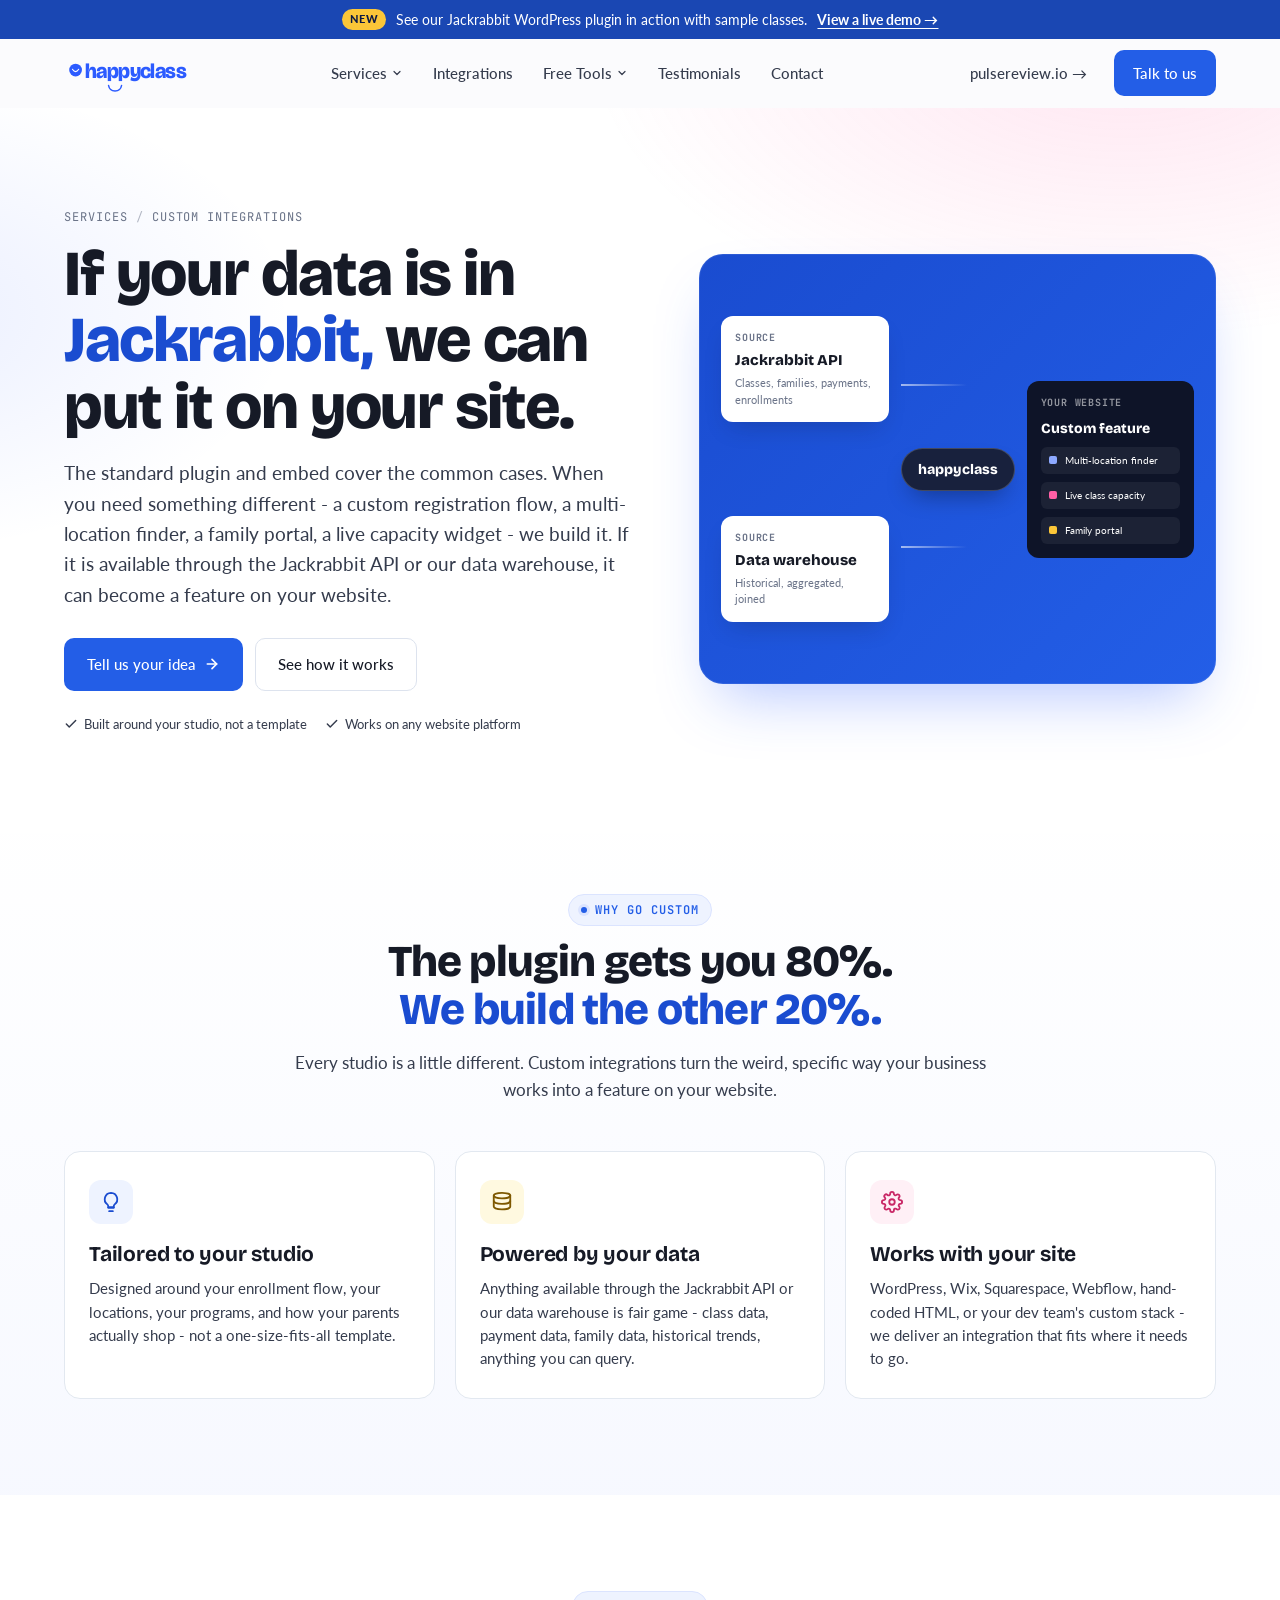
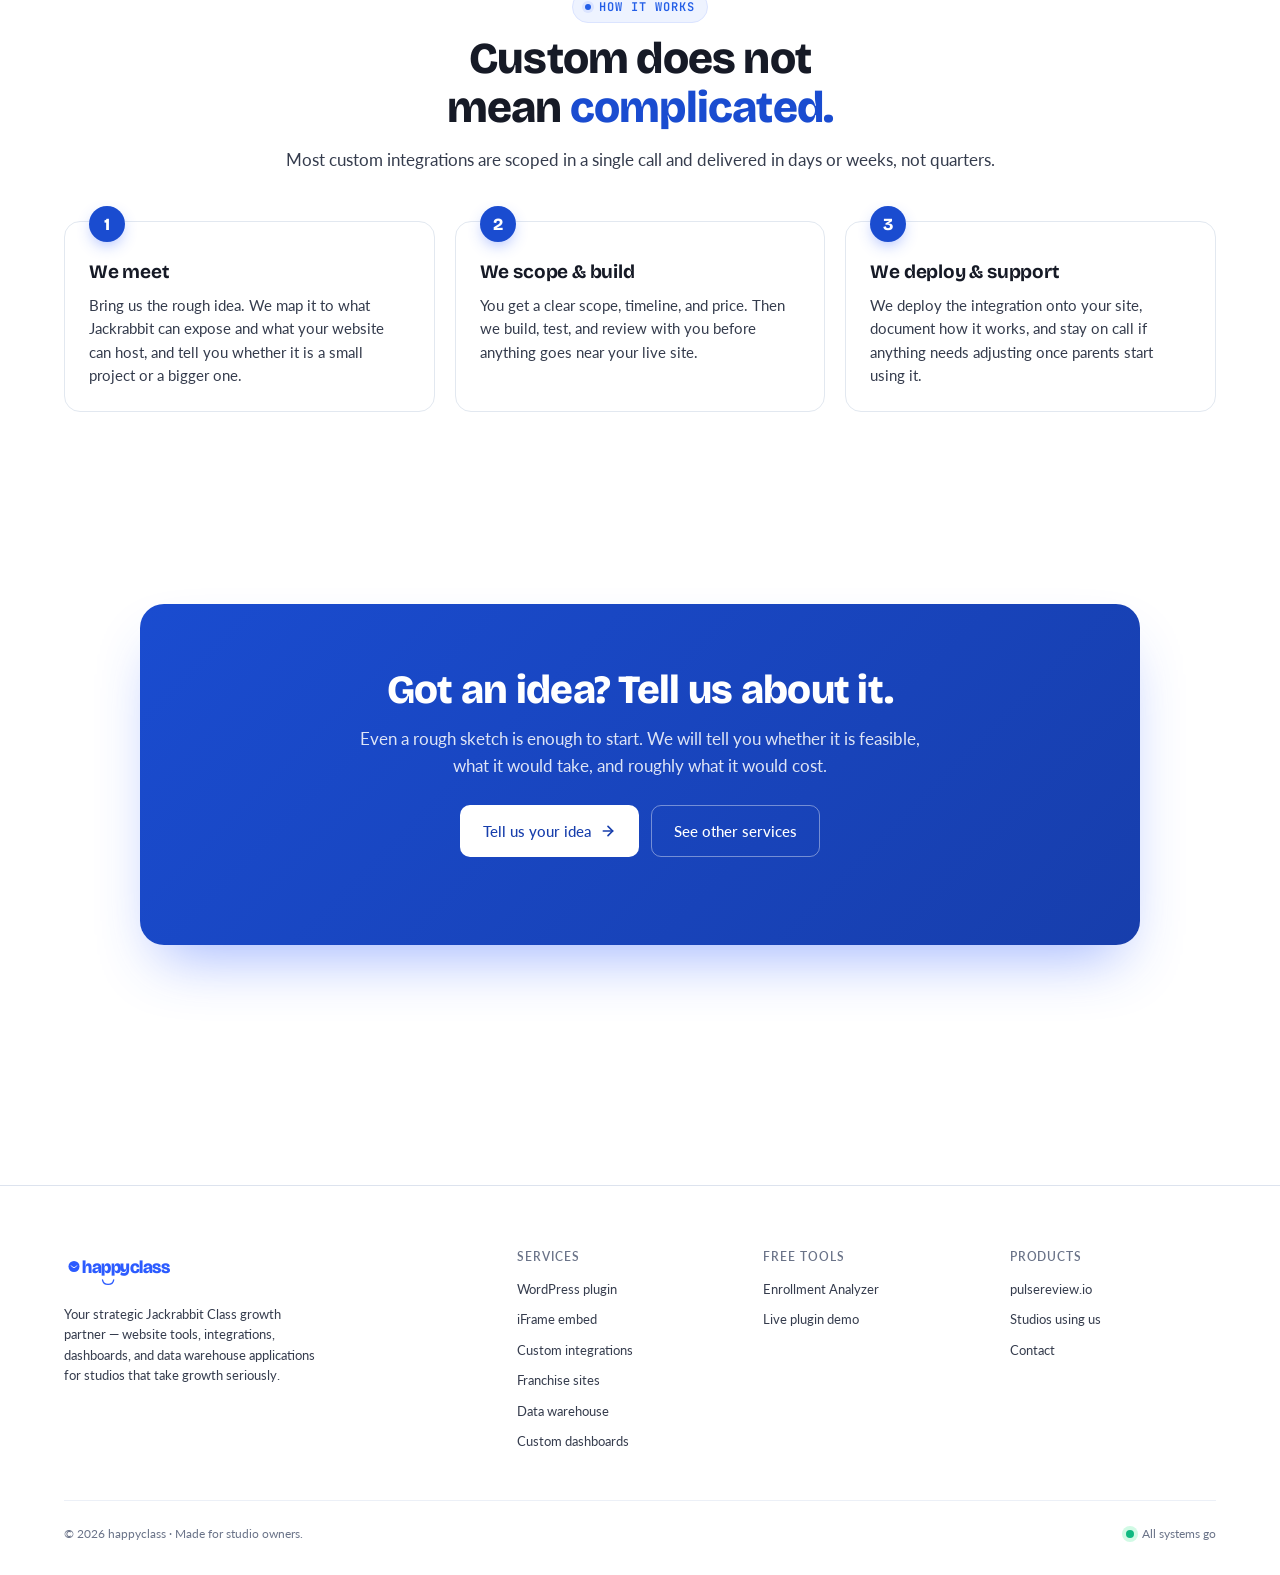
<file: services/custom-integrations/index.html>
<!DOCTYPE html>
<html lang="en">
<head>
<meta charset="utf-8">
<meta name="viewport" content="width=device-width, initial-scale=1">
<title>Custom website integrations - happyclass</title>
<meta name="description" content="Anything available through the Jackrabbit API or our data warehouse can become a custom feature on your website. Tailored integrations for studio owners who want more than off-the-shelf.">
<meta name="theme-color" content="#235EE7">
<link rel="icon" type="image/svg+xml" href='data:image/svg+xml;utf8,<svg xmlns="http://www.w3.org/2000/svg" viewBox="0 0 400 400"><rect width="400" height="400" rx="80" fill="%23235EE7"/><path d="M 110 175 Q 200 280 290 175" fill="none" stroke="%23ffffff" stroke-width="34" stroke-linecap="round"/><circle cx="200" cy="120" r="14" fill="%23fbc638"/></svg>'>
<meta property="og:title" content="Custom website integrations - happyclass">
<meta property="og:description" content="Anything available through the Jackrabbit API or our data warehouse can become a custom feature on your website. Tailored integrations for studio owners who want more than off-the-shelf.">
<meta property="og:type" content="website">

<link rel="preconnect" href="https://fonts.googleapis.com">
<link rel="preconnect" href="https://fonts.gstatic.com" crossorigin>
<link href="https://fonts.googleapis.com/css2?family=Bricolage+Grotesque:opsz,wght@12..96,400;12..96,500;12..96,600;12..96,700;12..96,800&family=Lato:wght@300;400;700;900&family=JetBrains+Mono:wght@400;500;600&display=swap" rel="stylesheet">

<style>
/* ============================================================
   happyclass — design tokens
   colors_and_type.css

   Adapted from pulsereview's design language (Geist sans +
   Bricolage Grotesque display + JetBrains Mono), tuned to
   happyclass's existing brand blue (#235EE7) and the playful
   "kids' classes" audience: gymnastics, dance, swim, music, cheer.
   ============================================================ */

/* google fonts — load once at the top of every doc */
:root {
  /* ----------------------------------------
     happy blue — primary brand color
     anchored on the gohappyclass site blue
     (#235EE7), tonal scale built around it
     ---------------------------------------- */
  --happy-50:  #eef3ff;
  --happy-100: #dbe4ff;
  --happy-200: #b9caff;
  --happy-300: #8da9ff;
  --happy-400: #5b85f5;
  --happy-500: #235ee7;  /* primary — site theme color */
  --happy-600: #1a4cd0;
  --happy-700: #173eac;
  --happy-800: #16358a;
  --happy-900: #142d6e;
  --happy-950: #0c1944;

  /* ----------------------------------------
     accent — sunshine / playful warmth
     used SPARINGLY: stars, badges, kid-energy
     moments (the "happy" in happyclass).
     buttercup yellow — no orange undertones.
     ---------------------------------------- */
  --sun-50:  #fff9e0;
  --sun-100: #ffefb0;
  --sun-200: #ffe177;
  --sun-300: #ffd23f;
  --sun-400: #fbc638;   /* primary accent — clean yellow */
  --sun-500: #e2a900;
  --sun-600: #b88200;
  --sun-700: #7e5800;

  /* blossom — secondary warm accent. soft pink, no orange. */
  --blossom-50:  #fff0f6;
  --blossom-100: #ffdcea;
  --blossom-200: #ffbcd5;
  --blossom-300: #ff96bb;
  --blossom-400: #ff70a1;   /* primary blossom */
  --blossom-500: #ed4683;
  --blossom-600: #c92766;

  /* coral alias kept for back-compat — same as blossom */
  --coral-50:  var(--blossom-50);
  --coral-100: var(--blossom-100);
  --coral-200: var(--blossom-200);
  --coral-300: var(--blossom-300);
  --coral-400: var(--blossom-400);
  --coral-500: var(--blossom-500);
  --coral-600: var(--blossom-600);

  /* ----------------------------------------
     semantic colors
     ---------------------------------------- */
  --mint-50:  #ecfdf5; --mint-100: #d1fae5; --mint-200: #a7f3d0;
  --mint-300: #6ee7b7; --mint-400: #34d399; --mint-500: #10b981;
  --mint-600: #059669; --mint-700: #047857;

  --amber-50: #fffbeb; --amber-100: #fef3c7; --amber-300: #fcd34d;
  --amber-400: #fbbf24; --amber-500: #f59e0b; --amber-600: #d97706;
  --amber-700: #b45309;

  --rose-50:  #fff1f2; --rose-100: #ffe4e6; --rose-400: #fb7185;
  --rose-500: #f43f5e; --rose-600: #e11d48; --rose-700: #be123c;

  /* ----------------------------------------
     slate — neutrals (cool, slightly blue)
     ---------------------------------------- */
  --slate-0:   #ffffff;
  --slate-25:  #fafbfd;
  --slate-50:  #f4f6fb;
  --slate-100: #ecf0f7;
  --slate-200: #dde3ee;
  --slate-300: #c3cbdb;
  --slate-400: #98a2b8;
  --slate-500: #6a7388;
  --slate-600: #4b5468;
  --slate-700: #353c4d;
  --slate-800: #232838;
  --slate-900: #161a26;
  --slate-950: #0c0f18;

  /* ----------------------------------------
     semantic tokens — USE THESE in components
     (don't reach for the raw scale)
     ---------------------------------------- */
  --bg-app:     var(--slate-25);
  --bg-surface: var(--slate-0);
  --bg-sunken:  var(--slate-50);
  --bg-inverse: var(--slate-900);

  --fg-1: var(--slate-900);   /* primary text */
  --fg-2: var(--slate-700);   /* body */
  --fg-3: var(--slate-500);   /* muted */
  --fg-4: var(--slate-400);   /* hint */
  --fg-inverse: var(--slate-0);

  --brand:         var(--happy-500);
  --brand-hover:   var(--happy-600);
  --brand-pressed: var(--happy-700);
  --brand-fg:      var(--slate-0);
  --brand-tint:    var(--happy-50);

  --accent:        var(--sun-400);
  --accent-tint:   var(--sun-50);

  --success:       var(--mint-500);
  --success-tint:  var(--mint-50);
  --warning:       var(--amber-500);
  --warning-tint:  var(--amber-50);
  --danger:        var(--rose-500);
  --danger-tint:   var(--rose-50);

  --border-subtle: var(--slate-100);
  --border:        var(--slate-200);
  --border-strong: var(--slate-300);

  /* ----------------------------------------
     typography
     ---------------------------------------- */
  --font-sans:    "Geist", ui-sans-serif, system-ui, -apple-system, "Segoe UI", sans-serif;
  --font-display: "Bricolage Grotesque", "Geist", ui-sans-serif, system-ui, sans-serif;
  --font-mono:    "JetBrains Mono", ui-monospace, "SF Mono", Menlo, monospace;

  /* type scale (px) */
  --text-2xs: 11px;
  --text-xs:  12px;
  --text-sm:  13px;
  --text-md:  15px;
  --text-lg:  17px;
  --text-xl:  20px;
  --text-2xl: 24px;
  --text-3xl: 30px;
  --text-4xl: 38px;
  --text-5xl: 48px;
  --text-6xl: 64px;
  --text-7xl: 84px;

  /* line heights */
  --lh-tight: 1.05;
  --lh-snug:  1.2;
  --lh-base:  1.5;
  --lh-loose: 1.65;

  /* letter spacing */
  --tracking-tight: -0.02em;
  --tracking-snug:  -0.01em;
  --tracking-wide:   0.08em;

  /* ----------------------------------------
     spacing — 4px base
     ---------------------------------------- */
  --space-1:  4px;
  --space-2:  8px;
  --space-3:  12px;
  --space-4:  16px;
  --space-5:  20px;
  --space-6:  24px;
  --space-7:  32px;
  --space-8:  40px;
  --space-9:  48px;
  --space-10: 64px;
  --space-11: 80px;
  --space-12: 96px;
  --space-13: 128px;

  /* ----------------------------------------
     radii — soft, friendly, mid-rounding
     ---------------------------------------- */
  --radius-xs:   4px;
  --radius-sm:   6px;
  --radius-md:   10px;
  --radius-lg:   14px;
  --radius-xl:   20px;
  --radius-2xl:  28px;
  --radius-full: 999px;

  /* ----------------------------------------
     shadows — cool-blue tinted, never gray
     ---------------------------------------- */
  --shadow-xs: 0 1px 2px rgba(20,45,110,.05);
  --shadow-sm: 0 1px 2px rgba(20,45,110,.06), 0 1px 3px rgba(20,45,110,.05);
  --shadow-md: 0 4px 6px -2px rgba(20,45,110,.06), 0 8px 16px -4px rgba(20,45,110,.08);
  --shadow-lg: 0 12px 16px -4px rgba(20,45,110,.08), 0 24px 48px -12px rgba(20,45,110,.18);
  --shadow-xl: 0 24px 48px -12px rgba(20,45,110,.22), 0 48px 96px -24px rgba(20,45,110,.18);
  --ring-focus: 0 0 0 3px rgba(35,94,231,.28);

  /* ----------------------------------------
     motion
     ---------------------------------------- */
  --ease-out:    cubic-bezier(0.22, 1, 0.36, 1);
  --ease-spring: cubic-bezier(0.34, 1.56, 0.64, 1);
  --duration-fast: 120ms;
  --duration-base: 180ms;
  --duration-slow: 280ms;
}

/* ============================================================
   base — semantic typography
   ============================================================ */
*, *::before, *::after { box-sizing: border-box; }

html {
  font-family: var(--font-sans);
  color: var(--fg-1);
  -webkit-font-smoothing: antialiased;
  scroll-behavior: smooth;
}
body {
  margin: 0;
  background: var(--bg-app);
  font-size: var(--text-md);
  line-height: var(--lh-base);
}

h1, h2, h3, h4, h5, h6 {
  font-family: var(--font-display);
  font-weight: 700;
  letter-spacing: var(--tracking-tight);
  color: var(--fg-1);
  margin: 0;
  text-wrap: balance;
}
h1 { font-size: var(--text-6xl); line-height: var(--lh-tight); }
h2 { font-size: var(--text-5xl); line-height: var(--lh-tight); }
h3 { font-size: var(--text-3xl); line-height: var(--lh-snug); letter-spacing: var(--tracking-snug); }
h4 { font-size: var(--text-xl);  line-height: var(--lh-snug); letter-spacing: var(--tracking-snug); font-weight: 600; }
h5 { font-size: var(--text-lg);  line-height: var(--lh-snug); font-weight: 600; font-family: var(--font-sans); }
h6 { font-size: var(--text-md);  line-height: var(--lh-snug); font-weight: 600; font-family: var(--font-sans); }

p { margin: 0; }
p.lede   { font-size: var(--text-lg); color: var(--fg-2); line-height: var(--lh-loose); text-wrap: pretty; }
p.body   { font-size: var(--text-md); color: var(--fg-2); }
p.small  { font-size: var(--text-sm); color: var(--fg-3); }
p.micro  { font-size: var(--text-xs); color: var(--fg-3); }

a {
  color: var(--brand);
  text-decoration: none;
  transition: color var(--duration-fast) var(--ease-out);
}
a:hover { color: var(--brand-hover); }

code, kbd, samp, pre {
  font-family: var(--font-mono);
  font-size: 0.92em;
}

::selection { background: var(--happy-200); color: var(--fg-1); }
img, svg { display: block; max-width: 100%; }
button { font: inherit; }

/* ----------------------------------------
   utilities used across cards/UI kits
   ---------------------------------------- */
.eyebrow {
  display: inline-flex;
  align-items: center;
  gap: var(--space-2);
  font-family: var(--font-mono);
  font-size: var(--text-xs);
  font-weight: 600;
  text-transform: uppercase;
  letter-spacing: var(--tracking-wide);
  color: var(--brand);
  padding: 6px 12px;
  background: var(--brand-tint);
  border-radius: var(--radius-full);
  border: 1px solid var(--happy-100);
}
.eyebrow .dot {
  width: 6px; height: 6px;
  border-radius: 999px;
  background: var(--brand);
  box-shadow: 0 0 0 3px var(--happy-100);
}

.stars { color: var(--sun-400); letter-spacing: 1px; }
.mono  { font-family: var(--font-mono); }

/* ==== block separator ==== */

/* marketing UI kit — uses tokens from ../../colors_and_type.css */

.container { max-width: 1200px; margin: 0 auto; padding: 0 var(--space-6); }

/* ============================================================
   NAV
   ============================================================ */
.hc-nav-wrap {
  position: sticky; top: 0; z-index: 50;
  background: rgba(250, 251, 253, 0.8);
  backdrop-filter: blur(12px); -webkit-backdrop-filter: blur(12px);
  border-bottom: 1px solid transparent;
  transition: background var(--duration-fast) var(--ease-out), border-color var(--duration-fast) var(--ease-out);
}
.hc-nav-wrap.scrolled { background: rgba(255, 255, 255, 0.92); border-bottom-color: var(--border); }
.hc-nav { display: flex; align-items: center; justify-content: space-between; height: 68px; }
.hc-brand { display: flex; align-items: center; gap: 10px; }
.hc-brand img { height: 28px; width: auto; }
.hc-nav-links { display: flex; align-items: center; gap: 2px; }
.hc-nav-links a {
  color: var(--fg-2); font-size: var(--text-md); font-weight: 500;
  padding: 8px 14px; border-radius: var(--radius-sm);
  transition: background var(--duration-fast) var(--ease-out), color var(--duration-fast) var(--ease-out);
}
.hc-nav-links a:hover { background: var(--bg-sunken); color: var(--fg-1); }
.hc-nav-cta { display: flex; align-items: center; gap: var(--space-2); }

.hc-btn {
  display: inline-flex; align-items: center; gap: var(--space-2);
  padding: 11px 18px; border-radius: var(--radius-md);
  font-family: var(--font-sans); font-weight: 500; font-size: var(--text-md);
  border: 1px solid transparent; cursor: pointer;
  transition: background var(--duration-fast) var(--ease-out),
              border-color var(--duration-fast) var(--ease-out),
              color var(--duration-fast) var(--ease-out),
              box-shadow var(--duration-fast) var(--ease-out);
  text-decoration: none;
}
.hc-btn:focus-visible { outline: none; box-shadow: var(--ring-focus); }
.hc-btn-primary   { background: var(--brand); color: var(--brand-fg); }
.hc-btn-primary:hover { background: var(--brand-hover); color: #fff; }
.hc-btn-primary:active { background: var(--brand-pressed); }
.hc-btn-secondary { background: var(--bg-surface); border-color: var(--border); color: var(--fg-1); }
.hc-btn-secondary:hover { background: var(--bg-sunken); border-color: var(--border-strong); }
.hc-btn-ghost { background: transparent; color: var(--fg-2); }
.hc-btn-ghost:hover { background: var(--bg-sunken); color: var(--fg-1); }
.hc-btn-lg { padding: 14px 22px; }
.hc-btn svg { width: 16px; height: 16px; }

/* ============================================================
   HERO
   ============================================================ */
.hc-hero { position: relative; padding: var(--space-12) 0 var(--space-11); overflow: hidden; }
.hc-hero::before {
  content: ""; position: absolute; inset: 0; z-index: 0;
  background: radial-gradient(60% 50% at 70% 0%, var(--happy-50) 0%, transparent 60%),
              radial-gradient(40% 40% at 10% 30%, var(--coral-50) 0%, transparent 70%);
}
.hc-hero .container { position: relative; z-index: 1; }
.hc-hero-grid { display: grid; grid-template-columns: 1.05fr 1fr; gap: var(--space-10); align-items: center; }
.hc-hero h1 {
  font-family: var(--font-display); font-weight: 700;
  font-size: var(--text-6xl); letter-spacing: var(--tracking-tight);
  line-height: 1.02; color: var(--fg-1);
  margin: var(--space-5) 0 var(--space-5); text-wrap: balance;
}
.hc-hero h1 .accent { color: var(--brand); }
.hc-hero .lede {
  font-size: var(--text-lg); line-height: 1.55; color: var(--fg-2);
  max-width: 52ch; margin-bottom: var(--space-7);
}
.hc-hero .lede strong { color: var(--fg-1); font-weight: 600; }
.hc-hero-ctas { display: flex; flex-wrap: wrap; gap: var(--space-3); align-items: center; }
.hc-hero-micro {
  margin-top: var(--space-5); display: flex; flex-wrap: wrap; gap: var(--space-5);
  font-size: var(--text-sm); color: var(--fg-3);
}
.hc-hero-micro span { display: inline-flex; align-items: center; gap: 6px; }
.hc-hero-micro svg { width: 14px; height: 14px; color: var(--mint-500); }
.hc-hero-foot {
  margin-top: var(--space-5); font-size: var(--text-xs); color: var(--fg-3); font-family: var(--font-mono);
}

/* hero visual — embed widget preview floating */
.hc-hero-visual { position: relative; min-height: 480px; }
.hc-hero-card {
  position: absolute; background: #fff;
  border: 1px solid var(--border); border-radius: var(--radius-lg);
  box-shadow: var(--shadow-lg); padding: var(--space-5);
}
.hc-hero-card.dash {
  inset: 0px 60px auto auto; width: 360px;
  transform: rotate(-2deg);
}
.hc-hero-card.qa {
  bottom: 8px; left: 0; width: 320px; padding: var(--space-4);
  transform: rotate(2deg);
}
.hc-hero-card.toast {
  top: 250px; right: 8px; width: 280px; padding: 14px 16px;
  display: flex; align-items: center; gap: 12px;
  border-left: 3px solid var(--success);
  animation: hc-toast-in 600ms var(--ease-spring) 400ms both;
}
@keyframes hc-toast-in {
  from { transform: translateY(8px) rotate(0); opacity: 0; }
  to   { transform: translateY(0) rotate(-1deg); opacity: 1; }
}
.hc-toast-icon {
  width: 32px; height: 32px; border-radius: 999px;
  background: var(--mint-50); color: var(--mint-600);
  display: flex; align-items: center; justify-content: center; flex: none;
}
.hc-toast-icon svg { width: 18px; height: 18px; }
.hc-toast-text { font-size: var(--text-sm); }
.hc-toast-text strong { display: block; font-weight: 600; color: var(--fg-1); }
.hc-toast-text span { color: var(--fg-3); font-size: var(--text-xs); }

.hc-dash-head { display: flex; align-items: center; justify-content: space-between; margin-bottom: var(--space-3); }
.hc-dash-title { font-family: var(--font-mono); font-size: var(--text-xs); color: var(--fg-3); text-transform: uppercase; letter-spacing: 0.08em; font-weight: 600; }
.hc-mini-grid { display: grid; grid-template-columns: repeat(7, 1fr); gap: 3px; background: var(--slate-900); padding: 6px; border-radius: 8px; }
.hc-mini-day { font-family: var(--font-sans); font-size: 9px; font-weight: 600; color: var(--slate-300); text-align: center; padding: 3px 0; }
.hc-mini-slot { font-family: var(--font-sans); font-size: 8px; font-weight: 600; padding: 3px 2px; border-radius: 3px; color: var(--slate-300); background: var(--slate-700); text-align: center; }
.hc-mini-slot.a { background: var(--happy-300); color: var(--happy-950); }
.hc-mini-slot.b { background: var(--coral-300); color: #4a1a0a; }
.hc-mini-slot.s { background: var(--sun-400); color: #fff; }

.hc-qa-row { display: flex; align-items: center; justify-content: space-between; padding: 10px 12px; background: var(--sun-400); color: #fff; border-radius: 8px; font-family: var(--font-sans); font-size: 13px; font-weight: 500; }
.hc-qa-row + .hc-qa-row { margin-top: 6px; }
.hc-qa-row strong { font-weight: 600; }
.hc-qa-cta { display: flex; justify-content: center; padding: 8px; margin-top: 8px; background: var(--happy-50); border-radius: 8px; }
.hc-qa-cta button { background: var(--happy-700); color: #fff; border: none; padding: 8px 16px; border-radius: 6px; font-family: var(--font-sans); font-weight: 600; font-size: 12px; cursor: pointer; }

@media (max-width: 980px) {
  .hc-hero { padding: var(--space-10) 0; }
  .hc-hero-grid { grid-template-columns: 1fr; gap: var(--space-9); }
  .hc-hero h1 { font-size: var(--text-5xl); }
  .hc-hero-visual { min-height: 380px; }
}
@media (max-width: 520px) {
  .hc-hero h1 { font-size: var(--text-4xl); }
  .hc-hero-visual { display: none; }
}

/* ============================================================
   SECTIONS
   ============================================================ */
.hc-section { padding: var(--space-12) 0; }
.hc-section-head { max-width: 680px; margin: 0 auto var(--space-9); text-align: center; }
.hc-section-head h2 {
  font-family: var(--font-display); font-weight: 700;
  font-size: var(--text-5xl); letter-spacing: -0.02em; line-height: 1.05;
  color: var(--fg-1); margin-top: var(--space-4); text-wrap: balance;
}
.hc-section-head h2 .accent { color: var(--brand); }
.hc-section-head p {
  font-size: var(--text-lg); color: var(--fg-2); margin-top: var(--space-4);
  line-height: 1.55; max-width: 56ch; margin-left: auto; margin-right: auto; text-wrap: pretty;
}

/* features */
.hc-features { display: grid; grid-template-columns: repeat(2, 1fr); gap: var(--space-6); }
.hc-feature {
  display: grid; grid-template-columns: 1fr 1fr; gap: var(--space-7);
  align-items: center; background: var(--bg-surface);
  border: 1px solid var(--border); border-radius: var(--radius-xl);
  padding: var(--space-7); overflow: hidden;
  transition: box-shadow var(--duration-base) var(--ease-out),
              transform var(--duration-base) var(--ease-out),
              border-color var(--duration-base) var(--ease-out);
}
.hc-feature:hover { box-shadow: var(--shadow-md); border-color: var(--border-strong); transform: translateY(-2px); }
.hc-feature.flip { grid-template-columns: 1fr 1fr; }
.hc-feature .copy { padding: 0; }
.hc-feature-icon {
  display: inline-flex; align-items: center; justify-content: center;
  width: 40px; height: 40px; border-radius: var(--radius-md);
  background: var(--brand-tint); color: var(--brand); margin-bottom: var(--space-4);
}
.hc-feature-icon.coral { background: var(--coral-50); color: var(--coral-500); }
.hc-feature-icon.sun { background: var(--sun-50); color: var(--sun-600); }
.hc-feature-icon.mint { background: var(--mint-50); color: var(--mint-600); }
.hc-feature-icon svg { width: 20px; height: 20px; }
.hc-feature h3 { font-family: var(--font-display); font-weight: 700; font-size: var(--text-2xl); letter-spacing: -0.01em; line-height: 1.15; color: var(--fg-1); margin-bottom: var(--space-3); text-wrap: balance; }
.hc-feature p { font-size: var(--text-md); color: var(--fg-2); line-height: 1.55; text-wrap: pretty; }
.hc-feature .visual { display: flex; justify-content: center; align-items: center; min-height: 220px; }
.hc-feature .visual > * { width: 100%; }

@media (max-width: 880px) {
  .hc-features { grid-template-columns: 1fr; }
  .hc-feature, .hc-feature.flip { grid-template-columns: 1fr; }
  .hc-feature .visual { order: -1; }
}

/* compatibility row */
.hc-compat {
  background: var(--bg-surface); border-top: 1px solid var(--border-subtle); border-bottom: 1px solid var(--border-subtle);
  padding: var(--space-8) 0;
}
.hc-compat-inner { display: flex; align-items: center; justify-content: space-between; gap: var(--space-7); flex-wrap: wrap; }
.hc-compat-head { display: flex; flex-direction: column; gap: var(--space-1); max-width: 360px; }
.hc-compat-head .label { font-family: var(--font-mono); font-size: var(--text-xs); font-weight: 600; text-transform: uppercase; letter-spacing: 0.08em; color: var(--fg-3); }
.hc-compat-head .title { font-family: var(--font-display); font-size: var(--text-xl); font-weight: 700; letter-spacing: -0.01em; color: var(--fg-1); }
.hc-platforms { display: flex; gap: var(--space-4); flex-wrap: wrap; }
.hc-platform {
  display: inline-flex; align-items: center; gap: 10px; padding: 10px 16px;
  background: var(--bg-sunken); border: 1px solid var(--border-subtle);
  border-radius: var(--radius-md); font-family: var(--font-sans);
  font-size: var(--text-sm); color: var(--fg-1); font-weight: 500;
}
.hc-platform .dot { width: 8px; height: 8px; border-radius: 999px; }

/* testimonials */
.hc-testimonials { display: grid; grid-template-columns: repeat(2, 1fr); gap: var(--space-5); }
.hc-testimonial {
  background: var(--bg-surface); border: 1px solid var(--border);
  border-radius: var(--radius-lg); padding: var(--space-7);
  display: flex; flex-direction: column; gap: var(--space-4);
}
.hc-testimonial .stars { color: var(--sun-400); letter-spacing: 2px; font-size: var(--text-lg); }
.hc-testimonial blockquote { font-family: var(--font-display); font-weight: 500; font-size: var(--text-xl); line-height: 1.35; color: var(--fg-1); margin: 0; letter-spacing: -0.01em; text-wrap: pretty; }
.hc-testimonial .who { display: flex; align-items: center; gap: 12px; margin-top: auto; }
.hc-testimonial .avatar { width: 40px; height: 40px; border-radius: 999px; background: linear-gradient(135deg, var(--happy-300), var(--coral-300)); color: #fff; display: flex; align-items: center; justify-content: center; font-weight: 600; font-size: 14px; }
.hc-testimonial .name { display: flex; flex-direction: column; }
.hc-testimonial .name strong { font-family: var(--font-sans); font-weight: 600; font-size: var(--text-sm); color: var(--fg-1); }
.hc-testimonial .name span { font-family: var(--font-sans); font-size: var(--text-xs); color: var(--fg-3); }

@media (max-width: 760px) { .hc-testimonials { grid-template-columns: 1fr; } }

/* final cta */
.hc-cta {
  position: relative; overflow: hidden;
  background: radial-gradient(80% 100% at 50% 0%, var(--happy-600) 0%, var(--happy-800) 100%);
  border-radius: var(--radius-2xl); padding: var(--space-12) var(--space-9);
  text-align: center; color: #fff;
}
.hc-cta::before {
  content: ""; position: absolute; inset: 0; opacity: 0.2; pointer-events: none;
  background: url("data:image/svg+xml;utf8,<svg xmlns='http://www.w3.org/2000/svg' viewBox='0 0 400 200'><path d='M0 100 Q60 60 120 100 T240 100 T360 100 T480 100' fill='none' stroke='%23ffffff' stroke-width='2' stroke-linecap='round' opacity='0.7'/><path d='M0 110 Q60 70 120 110 T240 110 T360 110 T480 110' fill='none' stroke='%23ffa517' stroke-width='2' stroke-linecap='round' opacity='0.6'/><path d='M140 130 Q200 170 260 130' fill='none' stroke='%23ffa517' stroke-width='3' stroke-linecap='round'/></svg>") center / cover no-repeat;
}
.hc-cta > * { position: relative; }
.hc-cta h2 { font-family: var(--font-display); font-weight: 700; font-size: var(--text-5xl); letter-spacing: -0.02em; line-height: 1.05; color: #fff; text-wrap: balance; }
.hc-cta p { margin-top: var(--space-4); font-size: var(--text-lg); color: rgba(255, 255, 255, 0.85); max-width: 50ch; margin-left: auto; margin-right: auto; }
.hc-cta-actions { margin-top: var(--space-7); display: flex; gap: var(--space-3); justify-content: center; flex-wrap: wrap; }
.hc-cta .hc-btn-primary { background: #fff; color: var(--brand); }
.hc-cta .hc-btn-primary:hover { background: var(--slate-50); }
.hc-cta .hc-btn-secondary { background: transparent; border-color: rgba(255, 255, 255, 0.4); color: #fff; }
.hc-cta .hc-btn-secondary:hover { background: rgba(255, 255, 255, 0.1); border-color: rgba(255, 255, 255, 0.6); }
.hc-cta-micro { margin-top: var(--space-5); font-size: var(--text-sm); color: rgba(255, 255, 255, 0.7); }

/* footer */
.hc-footer { padding: var(--space-10) 0 var(--space-7); border-top: 1px solid var(--border); margin-top: var(--space-12); }
.hc-footer-top { display: grid; grid-template-columns: 2fr 1fr 1fr 1fr; gap: var(--space-8); margin-bottom: var(--space-9); }
.hc-footer-col h4 { font-family: var(--font-sans); font-size: var(--text-xs); font-weight: 600; text-transform: uppercase; letter-spacing: 0.08em; color: var(--fg-3); margin-bottom: var(--space-3); }
.hc-footer-col ul { list-style: none; padding: 0; margin: 0; display: flex; flex-direction: column; gap: var(--space-2); }
.hc-footer-col a { color: var(--fg-2); font-size: var(--text-sm); }
.hc-footer-col a:hover { color: var(--brand); }
.hc-footer-pitch { color: var(--fg-2); font-size: var(--text-sm); line-height: 1.55; max-width: 32ch; margin-top: var(--space-4); }
.hc-footer-bottom { display: flex; align-items: center; justify-content: space-between; gap: var(--space-5); padding-top: var(--space-6); border-top: 1px solid var(--border-subtle); flex-wrap: wrap; font-size: var(--text-xs); color: var(--fg-3); }
.hc-footer-bottom .health { display: flex; align-items: center; gap: 8px; }
.hc-footer-bottom .health .dot { width: 8px; height: 8px; border-radius: 999px; background: var(--success); box-shadow: 0 0 0 4px var(--mint-100); animation: hc-pulse 2s var(--ease-out) infinite; }
@keyframes hc-pulse { 0%, 100% { opacity: 1; } 50% { opacity: 0.55; } }
@media (max-width: 760px) { .hc-footer-top { grid-template-columns: 1fr 1fr; } }

/* ==== block separator ==== */

  body { background: var(--bg-app); }
  main { padding-bottom: var(--space-9); }

/* ==== block separator ==== */

/* extra (revised site) */
/* ============================================================
   happyclass — supplemental styles for revised marketing site
   - Services grid
   - Contact form (web3forms)
   ============================================================ */

/* Services grid */
.hc-services-grid {
  display: grid;
  grid-template-columns: repeat(3, 1fr);
  gap: var(--space-6, 24px);
  margin-top: var(--space-8, 32px);
}
@media (max-width: 980px) {
  .hc-services-grid { grid-template-columns: repeat(2, 1fr); }
}
@media (max-width: 640px) {
  .hc-services-grid { grid-template-columns: 1fr; }
}

.hc-service-card {
  background: #fff;
  border: 1px solid var(--border, #e5e7eb);
  border-radius: 14px;
  padding: 22px;
  box-shadow: var(--shadow-sm, 0 1px 2px rgba(0,0,0,0.04));
  display: flex;
  flex-direction: column;
  gap: 8px;
  transition: transform .15s ease, box-shadow .15s ease, border-color .15s ease;
}
.hc-service-card:hover {
  transform: translateY(-2px);
  box-shadow: var(--shadow-md, 0 4px 12px rgba(0,0,0,0.08));
  border-color: var(--happy-300, #93a8f5);
}
.hc-service-card h3 {
  font-family: var(--font-display, 'Bricolage Grotesque', serif);
  font-size: 20px;
  line-height: 1.2;
  color: var(--fg-1, #0c1944);
  margin: 4px 0 6px;
}
.hc-service-card p {
  font-family: var(--font-sans, -apple-system, sans-serif);
  font-size: 14px;
  line-height: 1.55;
  color: var(--fg-2, #475569);
  margin: 0 0 12px;
  flex: 1;
}
.hc-service-link {
  display: inline-flex;
  align-items: center;
  gap: 6px;
  font-family: var(--font-sans, -apple-system, sans-serif);
  font-weight: 600;
  font-size: 13px;
  color: var(--brand, #235EE7);
  text-decoration: none;
  margin-top: auto;
}
.hc-service-link svg {
  width: 14px;
  height: 14px;
  transition: transform .15s ease;
}
.hc-service-link:hover svg { transform: translateX(2px); }

/* Contact form */
.hc-form {
  display: flex;
  flex-direction: column;
  gap: 14px;
  max-width: 640px;
  margin: 28px auto 0;
  text-align: left;
}
.hc-form-row {
  display: grid;
  grid-template-columns: 1fr 1fr;
  gap: 14px;
}
@media (max-width: 640px) {
  .hc-form-row { grid-template-columns: 1fr; }
}
.hc-form label {
  display: flex;
  flex-direction: column;
  gap: 6px;
}
.hc-form label > span {
  font-family: var(--font-sans, -apple-system, sans-serif);
  font-size: 12px;
  font-weight: 600;
  color: rgba(255,255,255,0.85);
  text-transform: uppercase;
  letter-spacing: 0.06em;
}
.hc-form input[type="text"],
.hc-form input[type="email"],
.hc-form select,
.hc-form textarea {
  font-family: var(--font-sans, -apple-system, sans-serif);
  font-size: 14px;
  color: var(--fg-1, #0c1944);
  background: #fff;
  border: 1px solid rgba(255,255,255,0.3);
  border-radius: 10px;
  padding: 12px 14px;
  outline: none;
  transition: border-color .15s ease, box-shadow .15s ease;
}
.hc-form input:focus,
.hc-form select:focus,
.hc-form textarea:focus {
  border-color: var(--sun-400, #fbc638);
  box-shadow: 0 0 0 3px rgba(251,198,56,0.35);
}
.hc-form textarea { resize: vertical; min-height: 110px; }
.hc-form-error {
  background: rgba(220, 38, 38, 0.15);
  color: #fff;
  border: 1px solid rgba(220, 38, 38, 0.4);
  border-radius: 8px;
  padding: 10px 14px;
  font-family: var(--font-sans, -apple-system, sans-serif);
  font-size: 13px;
}
.hc-form-success {
  display: inline-flex;
  align-items: center;
  gap: 14px;
  background: rgba(255,255,255,0.12);
  border: 1px solid rgba(255,255,255,0.25);
  border-radius: 14px;
  padding: 20px 26px;
  margin: 24px auto 0;
  color: #fff;
  font-family: var(--font-sans, -apple-system, sans-serif);
}
.hc-form-success svg {
  width: 28px;
  height: 28px;
  color: var(--sun-400, #fbc638);
  flex: none;
}
.hc-form-success strong {
  display: block;
  font-family: var(--font-display, 'Bricolage Grotesque', serif);
  font-size: 18px;
  margin-bottom: 2px;
}
.hc-form-success span {
  display: block;
  font-size: 13px;
  opacity: 0.85;
}
.hc-form .hc-cta-actions { margin-top: 4px; justify-content: flex-start; }
.hc-form button[disabled] { opacity: 0.6; cursor: not-allowed; }




/* hide bundler splash if it ever appears (defense in depth) */
#__bundler_thumbnail, #__bundler_loading { display: none !important; }
.hc-form-error[hidden], .hc-form-error:empty { display: none; }
html { scroll-behavior: smooth; }
body { background: #fff; }
.hc-hero-card.toast .hc-toast-icon svg { width: 18px; height: 18px; color: var(--mint-500); }
.hc-feature-icon svg { width: 22px; height: 22px; }
.hc-btn svg { width: 16px; height: 16px; }

/* Body font override: Lato */
:root {
  --font-sans: "Lato", ui-sans-serif, system-ui, -apple-system, "Segoe UI", sans-serif;
}
body { font-family: var(--font-sans); }

/* Inline SVG logo sizing */
.hc-brand .hc-logo-svg { height: 44px; width: auto; display: block; }
.hc-footer-col .hc-logo-svg { height: 38px; width: auto; display: block; }

/* Style tel inputs identically to the existing text/email inputs */
.hc-form input[type="tel"] {
  font-family: var(--font-sans);
  font-size: 14px;
  color: var(--fg-1, #0c1944);
  background: #fff;
  border: 1px solid rgba(255,255,255,0.3);
  border-radius: 10px;
  padding: 12px 14px;
  outline: none;
  transition: border-color .15s ease, box-shadow .15s ease;
}
.hc-form input[type="tel"]:focus {
  border-color: var(--sun-400, #fbc638);
  box-shadow: 0 0 0 3px rgba(251,198,56,0.35);
}

/* ----------------- Free Tools dropdown ----------------- */
.hc-nav-dropdown { position: relative; display: inline-flex; align-items: center; }
.hc-nav-dropdown-trigger {
  display: inline-flex;
  align-items: center;
  gap: 4px;
  cursor: pointer;
  user-select: none;
}
.hc-nav-dropdown-trigger svg { width: 12px; height: 12px; transition: transform 0.15s; }
.hc-nav-dropdown:hover .hc-nav-dropdown-trigger svg,
.hc-nav-dropdown.open .hc-nav-dropdown-trigger svg { transform: rotate(180deg); }
.hc-nav-dropdown-menu {
  position: absolute;
  top: 100%;
  margin-top: 10px;
  left: 50%;
  transform: translateX(-50%) translateY(-6px);
  min-width: 240px;
  padding: 8px;
  background: #fff;
  border: 1px solid var(--border, #e5e7eb);
  border-radius: 12px;
  box-shadow: 0 12px 28px -8px rgba(15,23,42,0.15), 0 4px 10px -4px rgba(15,23,42,0.08);
  opacity: 0;
  visibility: hidden;
  pointer-events: none;
  transition: opacity 0.15s, transform 0.15s, visibility 0.15s;
  z-index: 60;
}
/* Invisible bridge across the visual gap so :hover doesn't break
   while the cursor traverses from trigger -> menu */
.hc-nav-dropdown-menu::before {
  content: '';
  position: absolute;
  top: -12px;
  left: 0;
  right: 0;
  height: 12px;
}
.hc-nav-dropdown:hover .hc-nav-dropdown-menu,
.hc-nav-dropdown.open .hc-nav-dropdown-menu {
  opacity: 1;
  visibility: visible;
  pointer-events: auto;
  transform: translateX(-50%) translateY(0);
}
.hc-nav-dropdown-menu a {
  display: flex;
  flex-direction: column;
  gap: 2px;
  padding: 10px 14px;
  border-radius: 8px;
  font-family: var(--font-sans);
  font-size: 14px;
  font-weight: 600;
  color: var(--fg-1, #0c1944);
  text-decoration: none;
  transition: background 0.12s, color 0.12s;
}
.hc-nav-dropdown-menu a:hover {
  background: var(--happy-50, #eef3ff);
  color: var(--brand, #235EE7);
}
.hc-nav-dropdown-menu a .desc {
  font-size: 12px;
  font-weight: 400;
  color: var(--fg-3, #64748b);
}
.hc-nav-dropdown-menu a.current {
  background: var(--happy-50, #eef3ff);
  color: var(--brand, #235EE7);
}
.hc-nav-dropdown-menu a.current::before {
  content: "● ";
  color: var(--brand);
  margin-right: 4px;
}
.hc-nav-dropdown-menu a.soon {
  color: var(--fg-3, #64748b);
  cursor: default;
}
.hc-nav-dropdown-menu a.soon:hover {
  background: transparent;
  color: var(--fg-3, #64748b);
}
.hc-nav-dropdown-menu a.soon .desc {
  font-style: italic;
  color: var(--fg-4, #94a3b8);
}

/* ---- Mobile menu (hamburger) ---- */
.hc-mobile-toggle {
  display: none;
  align-items: center;
  justify-content: center;
  background: transparent;
  border: 0;
  padding: 8px;
  margin: 0;
  cursor: pointer;
  color: var(--fg-1, #0c1944);
  border-radius: 8px;
  -webkit-tap-highlight-color: transparent;
}
.hc-mobile-toggle:hover { background: var(--bg-sunken, #f1f5f9); }
.hc-mobile-toggle svg { width: 26px; height: 26px; display: block; }
.hc-mobile-toggle .hc-icon-close { display: none; }
.hc-nav-wrap.menu-open .hc-mobile-toggle .hc-icon-bars { display: none; }
.hc-nav-wrap.menu-open .hc-mobile-toggle .hc-icon-close { display: block; }

.hc-mobile-scrim {
  display: none;
  position: fixed;
  inset: 0;
  background: rgba(15, 23, 42, 0.35);
  z-index: 49;
  opacity: 0;
  transition: opacity 0.2s ease;
  pointer-events: none;
}
.hc-nav-wrap.menu-open .hc-mobile-scrim {
  opacity: 1;
  pointer-events: auto;
}

@media (max-width: 860px) {
  /* backdrop-filter on .hc-nav-wrap would make it the containing block for fixed
     descendants (panel would position itself inside the 68px nav bar). Drop it
     on mobile and use a solid background instead. */
  .hc-nav-wrap {
    backdrop-filter: none;
    -webkit-backdrop-filter: none;
    background: #fff;
  }
  .hc-mobile-toggle { display: inline-flex; }
  .hc-mobile-scrim { display: block; }

  /* Hide CTA and nav links by default; slide in as a panel when open */
  .hc-nav-links,
  .hc-nav-cta {
    position: fixed;
    left: 0;
    right: 0;
    background: #fff;
    z-index: 50;
    transition: transform 0.28s ease;
  }
  .hc-nav-links {
    top: 68px;
    bottom: 0;
    flex-direction: column;
    align-items: stretch;
    gap: 0;
    /* Generous bottom padding so the last menu items scroll above the fixed CTA bar
       (which is taller than expected on devices with a bottom safe-area inset). */
    padding: 12px 18px calc(150px + env(safe-area-inset-bottom)) 18px;
    overflow-y: auto;
    overscroll-behavior: contain;
    transform: translateX(105%);
    -webkit-overflow-scrolling: touch;
  }
  .hc-nav-cta {
    bottom: 0;
    padding: 14px 18px calc(14px + env(safe-area-inset-bottom));
    border-top: 1px solid var(--border, #e2e8f0);
    flex-direction: column;
    gap: 8px;
    transform: translateX(105%);
    box-shadow: 0 -10px 24px -16px rgba(15, 23, 42, 0.12);
  }
  .hc-nav-wrap.menu-open .hc-nav-links,
  .hc-nav-wrap.menu-open .hc-nav-cta {
    transform: translateX(0);
  }
  .hc-nav-cta a {
    width: 100%;
    justify-content: center;
    text-align: center;
  }

  /* Flat nav items as stacked rows */
  .hc-nav-links > a {
    display: block;
    padding: 14px 6px;
    font-size: 16px;
    font-weight: 600;
    color: var(--fg-1, #0c1944);
    border-bottom: 1px solid var(--border, #e2e8f0);
  }

  /* Dropdowns become collapsible accordions */
  .hc-nav-dropdown { display: block; width: 100%; }
  .hc-nav-dropdown-trigger {
    display: flex;
    justify-content: space-between;
    align-items: center;
    width: 100%;
    padding: 14px 6px;
    font-size: 16px;
    font-weight: 600;
    color: var(--fg-1, #0c1944);
    border-bottom: 1px solid var(--border, #e2e8f0);
    border-radius: 0;
  }
  .hc-nav-dropdown-trigger svg { width: 14px; height: 14px; }
  .hc-nav-dropdown-menu {
    position: static;
    display: block;
    box-shadow: none;
    background: var(--bg-sunken, #f8fafc);
    border-radius: 0;
    border: 0;
    padding: 0;
    margin: 0 -18px;
    opacity: 1;
    transform: none;
    visibility: hidden;
    max-height: 0;
    overflow: hidden;
    transition: max-height 0.25s ease, visibility 0s 0.25s;
    min-width: 0;
  }
  .hc-nav-dropdown-menu::before { display: none; }
  .hc-nav-dropdown.open .hc-nav-dropdown-menu {
    visibility: visible;
    max-height: 900px;
    transform: none;
    left: auto;
    transition: max-height 0.3s ease, visibility 0s;
  }
  .hc-nav-dropdown-menu a {
    padding: 12px 24px;
    font-size: 14px;
    border-bottom: 1px solid var(--border, #e2e8f0);
    border-radius: 0;
  }
  .hc-nav-dropdown-menu a:last-child { border-bottom: 0; }

  /* Disable hover on touch — only explicit toggle should open */
  .hc-nav-dropdown:hover .hc-nav-dropdown-menu {
    visibility: hidden;
    max-height: 0;
  }
  .hc-nav-dropdown.open:hover .hc-nav-dropdown-menu {
    visibility: visible;
    max-height: 900px;
    transform: none;
    left: auto;
  }
  .hc-nav-dropdown:hover .hc-nav-dropdown-trigger svg,
  .hc-nav-dropdown.open .hc-nav-dropdown-trigger svg { transform: rotate(0deg); }
  .hc-nav-dropdown.open .hc-nav-dropdown-trigger svg { transform: rotate(180deg); }

  body.menu-locked { overflow: hidden; }
}

/* Hide the secondary eyebrow segment on very small screens */
@media (max-width: 480px) { .hc-hide-sm { display: none; } }


.wp-hero {
  padding: clamp(56px, 8vw, 96px) 0 clamp(40px, 6vw, 64px);
  background:
    radial-gradient(900px 500px at 88% -10%, rgba(255, 95, 166, 0.16), transparent 60%),
    radial-gradient(700px 400px at -10% 30%, rgba(44, 91, 255, 0.10), transparent 60%);
}
.wp-hero-grid { display: grid; grid-template-columns: 1.05fr 0.95fr; gap: clamp(32px, 5vw, 64px); align-items: center; }
@media (max-width: 900px) { .wp-hero-grid { grid-template-columns: 1fr; } }
.wp-hero h1 { font-family: var(--font-display); font-size: clamp(40px, 5.4vw, 64px); line-height: 1.04; letter-spacing: -0.022em; font-weight: 800; color: var(--fg-1, #0c1944); margin: 14px 0 18px; }
.wp-hero h1 .accent { color: var(--happy-600, #2C5BFF); }
.wp-hero .lede { font-family: var(--font-sans); font-size: clamp(17px, 1.6vw, 19px); line-height: 1.6; color: var(--fg-2, #475578); max-width: 58ch; margin: 0 0 28px; }
.wp-hero-ctas { display: flex; gap: 12px; flex-wrap: wrap; margin-bottom: 24px; }
.wp-hero-micro { display: flex; flex-wrap: wrap; gap: 18px; font-family: var(--font-sans); font-size: 13px; color: var(--fg-2, #475578); }
.wp-hero-micro span { display: inline-flex; align-items: center; }

.wp-section { padding: clamp(56px, 8vw, 96px) 0; }
.wp-section.alt { background: linear-gradient(180deg, transparent, rgba(44, 91, 255, 0.04)); }
.wp-section-head { text-align: center; max-width: 720px; margin: 0 auto 48px; }
.wp-section-head h2 { font-family: var(--font-display); font-size: clamp(30px, 3.6vw, 44px); line-height: 1.1; letter-spacing: -0.018em; font-weight: 800; color: var(--fg-1, #0c1944); margin: 12px 0 14px; }
.wp-section-head h2 .accent { color: var(--happy-600, #2C5BFF); }
.wp-section-head p { font-family: var(--font-sans); font-size: 17px; line-height: 1.6; color: var(--fg-2, #475578); margin: 0; }

.wp-benefits { display: grid; grid-template-columns: repeat(3, 1fr); gap: 20px; }
@media (max-width: 800px) { .wp-benefits { grid-template-columns: 1fr; } }
.wp-benefit { background: #fff; border: 1px solid var(--fg-6, #e2e8f0); border-radius: 16px; padding: 28px 24px; transition: transform .15s ease, box-shadow .15s ease, border-color .15s ease; }
.wp-benefit:hover { transform: translateY(-2px); box-shadow: 0 12px 30px -12px rgba(15, 23, 42, 0.12); border-color: var(--happy-300, #b3c4ff); }
.wp-benefit .ico { width: 44px; height: 44px; border-radius: 12px; display: inline-flex; align-items: center; justify-content: center; background: var(--happy-50, #eef3ff); color: var(--happy-600, #2C5BFF); margin-bottom: 18px; }
.wp-benefit .ico svg { width: 22px; height: 22px; }
.wp-benefit.sun .ico { background: var(--sun-50, #fff7e0); color: var(--sun-700, #b07a08); }
.wp-benefit.coral .ico { background: var(--coral-50, #ffeef0); color: var(--coral-600, #e0497b); }
.wp-benefit h3 { font-family: var(--font-display); font-size: 21px; line-height: 1.2; font-weight: 700; color: var(--fg-1); margin: 0 0 10px; }
.wp-benefit p { font-family: var(--font-sans); font-size: 15px; line-height: 1.55; color: var(--fg-2); margin: 0; }

.wp-steps { display: grid; grid-template-columns: repeat(3, 1fr); gap: 20px; margin-top: 8px; }
@media (max-width: 800px) { .wp-steps { grid-template-columns: 1fr; } }
.wp-step { position: relative; background: #fff; border: 1px solid var(--fg-6, #e2e8f0); border-radius: 16px; padding: 28px 24px 24px; }
.wp-step .num { position: absolute; top: -16px; left: 24px; width: 36px; height: 36px; border-radius: 999px; background: var(--happy-600, #2C5BFF); color: #fff; font-family: var(--font-display); font-size: 17px; font-weight: 800; display: inline-flex; align-items: center; justify-content: center; box-shadow: 0 6px 16px -4px rgba(44, 91, 255, 0.45); }
.wp-step h3 { font-family: var(--font-display); font-size: 19px; line-height: 1.25; font-weight: 700; color: var(--fg-1); margin: 10px 0 10px; }
.wp-step p { font-family: var(--font-sans); font-size: 15px; line-height: 1.55; color: var(--fg-2); margin: 0; }

.wp-cta-band { background: linear-gradient(135deg, var(--happy-600, #2C5BFF) 0%, var(--happy-700, #1f3fb3) 100%); border-radius: 24px; padding: clamp(40px, 6vw, 64px); text-align: center; color: #fff; margin: 0 auto; max-width: 1000px; box-shadow: 0 30px 60px -20px rgba(44, 91, 255, 0.45); }
.wp-cta-band h2 { font-family: var(--font-display); font-size: clamp(28px, 3.4vw, 40px); line-height: 1.1; font-weight: 800; letter-spacing: -0.018em; margin: 0 0 14px; color: #fff; }
.wp-cta-band p { font-family: var(--font-sans); font-size: 17px; line-height: 1.55; color: rgba(255,255,255,0.86); margin: 0 0 26px; max-width: 56ch; margin-left: auto; margin-right: auto; }
.wp-cta-band .hc-btn-primary { background: #fff; color: var(--happy-700, #1f3fb3); }
.wp-cta-band .hc-btn-ghost { color: #fff; border-color: rgba(255,255,255,0.4); }
.wp-cta-band .hc-btn-ghost:hover { background: rgba(255,255,255,0.12); color: #fff; }

.wp-breadcrumb { font-family: var(--font-mono); font-size: 12px; text-transform: uppercase; letter-spacing: 0.08em; color: var(--fg-3, #64748b); display: inline-flex; align-items: center; gap: 8px; }
.wp-breadcrumb a { color: var(--fg-3, #64748b); text-decoration: none; }
.wp-breadcrumb a:hover { color: var(--happy-600); }
.wp-breadcrumb .sep { opacity: 0.5; }

/* ---- Hero data-flow diagram ---- */
.ci-flow {
  position: relative;
  aspect-ratio: 1.2 / 1;
  border-radius: 24px;
  overflow: hidden;
  background: linear-gradient(135deg, var(--happy-600, #2C5BFF) 0%, var(--happy-500, #4d75ff) 100%);
  box-shadow: 0 30px 60px -20px rgba(44, 91, 255, 0.35), 0 0 0 1px rgba(255,255,255,0.08) inset;
  padding: 22px;
  display: grid;
  grid-template-columns: 1fr 0.6fr 1fr;
  grid-template-rows: 1fr 1fr;
  gap: 12px;
  align-items: center;
}
.ci-flow-node {
  background: #fff;
  border-radius: 12px;
  padding: 14px;
  display: flex;
  flex-direction: column;
  gap: 6px;
  box-shadow: 0 12px 24px -10px rgba(15, 23, 42, 0.25);
}
.ci-flow-node .lbl { font-family: var(--font-mono); font-size: 10px; color: var(--fg-3); text-transform: uppercase; letter-spacing: 0.08em; font-weight: 700; }
.ci-flow-node .ttl { font-family: var(--font-display); font-size: 15px; font-weight: 800; color: var(--fg-1); line-height: 1.2; }
.ci-flow-node .desc { font-family: var(--font-sans); font-size: 11px; color: var(--fg-3); }
.ci-flow-node.api { grid-column: 1; grid-row: 1; }
.ci-flow-node.warehouse { grid-column: 1; grid-row: 2; }
.ci-flow-hub {
  grid-column: 2;
  grid-row: 1 / 3;
  display: flex;
  align-items: center;
  justify-content: center;
}
.ci-flow-hub .pill {
  background: #18213d;
  color: #fff;
  border: 1px solid rgba(255,255,255,0.18);
  border-radius: 999px;
  padding: 10px 16px;
  font-family: var(--font-display);
  font-size: 14px;
  font-weight: 800;
  white-space: nowrap;
  box-shadow: 0 12px 24px -10px rgba(0,0,0,0.4);
}
.ci-flow-out {
  grid-column: 3;
  grid-row: 1 / 3;
  background: #0e1428;
  border-radius: 12px;
  padding: 14px;
  display: flex;
  flex-direction: column;
  gap: 8px;
  color: #fff;
}
.ci-flow-out .head { font-family: var(--font-mono); font-size: 10px; color: rgba(255,255,255,0.55); letter-spacing: 0.08em; text-transform: uppercase; font-weight: 700; }
.ci-flow-out .title { font-family: var(--font-display); font-size: 14px; font-weight: 800; }
.ci-flow-out .row { display: flex; align-items: center; gap: 8px; padding: 6px 8px; background: rgba(255,255,255,0.06); border-radius: 6px; font-family: var(--font-sans); font-size: 10px; }
.ci-flow-out .row .swatch { width: 8px; height: 8px; border-radius: 2px; background: var(--happy-300); }
.ci-flow-out .row.b .swatch { background: #ff5fa6; }
.ci-flow-out .row.c .swatch { background: #fbc638; }
.ci-flow-arrows {
  position: absolute;
  inset: 22px 22px;
  pointer-events: none;
}
.ci-flow-arrows::before, .ci-flow-arrows::after {
  content: "";
  position: absolute;
  height: 2px;
  background: linear-gradient(90deg, rgba(255,255,255,0.6), rgba(255,255,255,0));
  width: 14%;
  left: calc(38%);
}
.ci-flow-arrows::before { top: 28%; }
.ci-flow-arrows::after { top: 70%; }

/* ---- "What's possible" example use-case grid ---- */
.ci-examples {
  display: grid;
  grid-template-columns: repeat(3, 1fr);
  gap: 16px;
}
@media (max-width: 900px) { .ci-examples { grid-template-columns: repeat(2, 1fr); } }
@media (max-width: 600px) { .ci-examples { grid-template-columns: 1fr; } }
.ci-example {
  background: #fff;
  border: 1px solid var(--fg-6, #e2e8f0);
  border-radius: 14px;
  padding: 22px 20px;
  display: flex;
  flex-direction: column;
  gap: 10px;
  transition: transform .15s ease, box-shadow .15s ease, border-color .15s ease;
}
.ci-example:hover {
  transform: translateY(-2px);
  border-color: var(--happy-300, #b3c4ff);
  box-shadow: 0 12px 28px -14px rgba(15, 23, 42, 0.18);
}
.ci-example .ico {
  width: 38px; height: 38px;
  border-radius: 10px;
  display: inline-flex; align-items: center; justify-content: center;
  background: var(--happy-50, #eef3ff);
  color: var(--happy-600, #2C5BFF);
}
.ci-example .ico svg { width: 19px; height: 19px; }
.ci-example.sun .ico { background: var(--sun-50, #fff7e0); color: var(--sun-700, #b07a08); }
.ci-example.coral .ico { background: var(--coral-50, #ffeef0); color: var(--coral-600, #e0497b); }
.ci-example.mint .ico { background: var(--mint-50, #e5f7ef); color: var(--mint-700, #1a8c5b); }
.ci-example h3 {
  font-family: var(--font-display);
  font-size: 17px;
  line-height: 1.25;
  font-weight: 700;
  color: var(--fg-1);
  margin: 0;
}
.ci-example p {
  font-family: var(--font-sans);
  font-size: 14px;
  line-height: 1.55;
  color: var(--fg-2);
  margin: 0;
}
.ci-fineprint {
  text-align: center;
  font-family: var(--font-sans);
  font-size: 14px;
  color: var(--fg-3);
  margin-top: 32px;
}
.ci-fineprint strong { color: var(--fg-1); }

</style>

<style>
.hc-demo-bar { background: #1a47b3; color: #fff; font-family: 'Lato', -apple-system, sans-serif; font-size: 14px; text-align: center; }
.hc-demo-bar a { display: flex; align-items: center; justify-content: center; flex-wrap: wrap; gap: 4px 10px; padding: 9px 16px; color: #fff; text-decoration: none; }
.hc-demo-bar .tag { padding: 2px 8px; border-radius: 999px; background: #fbc638; color: #0c1944; font-size: 11px; font-weight: 900; letter-spacing: .06em; text-transform: uppercase; }
.hc-demo-bar .go { font-weight: 700; text-decoration: underline; text-underline-offset: 3px; white-space: nowrap; }
.hc-demo-bar a:hover .go { text-decoration-thickness: 2px; }
@media (max-width: 860px) { body:has(.hc-nav-wrap.menu-open) .hc-demo-bar { display: none; } }
@media (max-width: 520px) { .hc-demo-bar .long { display: none; } }
</style>
</head>
<body>

<div class="hc-demo-bar"><a href="../../demo/"><span class="tag">New</span><span class="long">See our Jackrabbit WordPress plugin in action with sample classes.</span><span class="go">View a live demo →</span></a></div>

<div class="hc-nav-wrap">
  <div class="container">
    <nav class="hc-nav" aria-label="primary">
      <a class="hc-brand" href="../../" aria-label="happyclass home">
        <svg class="hc-logo-svg" aria-label="happyclass" role="img" xmlns="http://www.w3.org/2000/svg" xmlns:xlink="http://www.w3.org/1999/xlink" viewBox="0 0 1200 380" preserveAspectRatio="xMidYMid meet">
  <!-- Circular icon -->
  <circle cx="100" cy="165" r="55" fill="#2C5BFF"/>

  <!-- Smile inside icon -->
  <path d="M 73 158 Q 100 198 127 158" fill="none" stroke="#ffffff" stroke-width="9" stroke-linecap="round"/>

  <!-- Wordmark -->
  <text x="180" y="232" fill="#2C5BFF" style="font-family: 'Bricolage Grotesque', sans-serif; font-weight: 800; font-size: 180px; letter-spacing: -5px;">happyclass</text>

  <!-- Underline smile: slightly smaller and a bit less rounded -->
  <path d="M 385 298 C 395 360, 487 360, 497 298" fill="none" stroke="#2C5BFF" stroke-width="13" stroke-linecap="round"/>
</svg>
      </a>
      <button class="hc-mobile-toggle" type="button" aria-label="Toggle menu" aria-expanded="false" aria-controls="hc-mobile-menu">
        <svg class="hc-icon-bars" viewBox="0 0 24 24" fill="none" stroke="currentColor" stroke-width="2.2" stroke-linecap="round" stroke-linejoin="round"><line x1="3" y1="7" x2="21" y2="7"/><line x1="3" y1="12" x2="21" y2="12"/><line x1="3" y1="17" x2="21" y2="17"/></svg>
        <svg class="hc-icon-close" viewBox="0 0 24 24" fill="none" stroke="currentColor" stroke-width="2.2" stroke-linecap="round" stroke-linejoin="round"><line x1="6" y1="6" x2="18" y2="18"/><line x1="6" y1="18" x2="18" y2="6"/></svg>
      </button>
      <div class="hc-nav-links" id="hc-mobile-menu">
        <div class="hc-nav-dropdown">
          <a href="../../#services" class="hc-nav-dropdown-trigger" data-passthrough aria-haspopup="true" aria-expanded="false">Services <svg viewBox="0 0 24 24" fill="none" stroke="currentColor" stroke-width="2.4" stroke-linecap="round" stroke-linejoin="round"><polyline points="6 9 12 15 18 9"/></svg></a>
          <div class="hc-nav-dropdown-menu" role="menu">
            <a href="../../services/wordpress-plugin/" role="menuitem">
              WordPress integration plugin
              <span class="desc">Drop-in calendar &amp; class browser for any WordPress site</span>
            </a>
            <a href="../../services/iframe-embed/" role="menuitem">
              iFrame embed
              <span class="desc">Embed your schedule on any website</span>
            </a>
            <a href="../../services/custom-integrations/" role="menuitem" class="current">
              Custom integrations
              <span class="desc">Bespoke website features built around your data</span>
            </a>
            <a href="../../services/franchise-websites/" role="menuitem">
              Franchise websites
              <span class="desc">Multi-location sites with SEO &amp; Jackrabbit baked in</span>
            </a>
            <a href="../../services/data-warehouse/" role="menuitem">
              Data warehouse
              <span class="desc">Custom tools on your Jackrabbit data, like pulsereview.io</span>
            </a>
            <a href="../../services/custom-dashboards/" role="menuitem">
              Custom dashboards
              <span class="desc">See your data in a way that helps you act</span>
            </a>
          </div>
        </div>
        <a href="../../#integration">Integrations</a>
        <div class="hc-nav-dropdown">
          <a href="#" class="hc-nav-dropdown-trigger" aria-haspopup="true" aria-expanded="false">Free Tools <svg viewBox="0 0 24 24" fill="none" stroke="currentColor" stroke-width="2.4" stroke-linecap="round" stroke-linejoin="round"><polyline points="6 9 12 15 18 9"/></svg></a>
          <div class="hc-nav-dropdown-menu" role="menu">
            <a href="../../tools/enrollment-analyzer/" role="menuitem">
              Enrollment Analyzer
              <span class="desc">Roll up Jackrabbit enrollments into per-student tenure</span>
            </a>
          </div>
        </div>
        <a href="../../#testimonials">Testimonials</a>
        <a href="../../#contact">Contact</a>
      </div>
      <div class="hc-nav-cta">
        <a href="https://pulsereview.io" target="_blank" rel="noopener noreferrer" class="hc-btn hc-btn-ghost">pulsereview.io →</a>
        <a href="../../#contact" class="hc-btn hc-btn-primary">Talk to us</a>
      </div>
    </nav>
  </div>
  <div class="hc-mobile-scrim" aria-hidden="true"></div>
</div>

<main>

<section class="wp-hero">
  <div class="container">
    <div class="wp-hero-grid">
      <div>
        <span class="wp-breadcrumb">
          <a href="../../">Services</a><span class="sep">/</span><span>Custom integrations</span>
        </span>
        <h1>If your data is in <span class="accent">Jackrabbit,</span> we can put it on your site.</h1>
        <p class="lede">
          The standard plugin and embed cover the common cases. When you need something different - a custom registration flow, a multi-location finder, a family portal, a live capacity widget - we build it. If it is available through the Jackrabbit API or our data warehouse, it can become a feature on your website.
        </p>
        <div class="wp-hero-ctas">
          <a class="hc-btn hc-btn-primary hc-btn-lg" href="../../#contact">Tell us your idea <svg viewBox="0 0 24 24" width="14" height="14" fill="none" stroke="currentColor" stroke-width="2.5" stroke-linecap="round" stroke-linejoin="round"><line x1="5" y1="12" x2="19" y2="12"/><polyline points="12 5 19 12 12 19"/></svg></a>
          <a class="hc-btn hc-btn-secondary hc-btn-lg" href="#how">See how it works</a>
        </div>
        <div class="wp-hero-micro">
          <span><svg viewBox="0 0 24 24" width="14" height="14" fill="none" stroke="currentColor" stroke-width="2.5" stroke-linecap="round" stroke-linejoin="round" style="margin-right:6px;vertical-align:-2px;"><polyline points="20 6 9 17 4 12"/></svg>Built around your studio, not a template</span>
          <span><svg viewBox="0 0 24 24" width="14" height="14" fill="none" stroke="currentColor" stroke-width="2.5" stroke-linecap="round" stroke-linejoin="round" style="margin-right:6px;vertical-align:-2px;"><polyline points="20 6 9 17 4 12"/></svg>Works on any website platform</span>
        </div>
      </div>
      <div class="ci-flow" aria-hidden="true">
        <div class="ci-flow-node api">
          <span class="lbl">Source</span>
          <span class="ttl">Jackrabbit API</span>
          <span class="desc">Classes, families, payments, enrollments</span>
        </div>
        <div class="ci-flow-node warehouse">
          <span class="lbl">Source</span>
          <span class="ttl">Data warehouse</span>
          <span class="desc">Historical, aggregated, joined</span>
        </div>
        <div class="ci-flow-hub">
          <span class="pill">happyclass</span>
        </div>
        <div class="ci-flow-out">
          <span class="head">Your website</span>
          <span class="title">Custom feature</span>
          <div class="row"><span class="swatch"></span>Multi-location finder</div>
          <div class="row b"><span class="swatch"></span>Live class capacity</div>
          <div class="row c"><span class="swatch"></span>Family portal</div>
        </div>
        <div class="ci-flow-arrows"></div>
      </div>
    </div>
  </div>
</section>

<section class="wp-section alt">
  <div class="container">
    <div class="wp-section-head">
      <span class="eyebrow"><span class="dot"></span>WHY GO CUSTOM</span>
      <h2>The plugin gets you 80%. <span class="accent">We build the other 20%.</span></h2>
      <p>Every studio is a little different. Custom integrations turn the weird, specific way your business works into a feature on your website.</p>
    </div>
    <div class="wp-benefits">
      <article class="wp-benefit">
        <span class="ico"><svg viewBox="0 0 24 24" fill="none" stroke="currentColor" stroke-width="2" stroke-linecap="round" stroke-linejoin="round"><path d="M9 18h6"/><path d="M10 22h4"/><path d="M12 2a7 7 0 0 0-4 12.6c.6.5 1 1.3 1 2.1V18h6v-1.3c0-.8.4-1.6 1-2.1A7 7 0 0 0 12 2z"/></svg></span>
        <h3>Tailored to your studio</h3>
        <p>Designed around your enrollment flow, your locations, your programs, and how your parents actually shop - not a one-size-fits-all template.</p>
      </article>
      <article class="wp-benefit sun">
        <span class="ico"><svg viewBox="0 0 24 24" fill="none" stroke="currentColor" stroke-width="2" stroke-linecap="round" stroke-linejoin="round"><ellipse cx="12" cy="5" rx="9" ry="3"/><path d="M3 5v6c0 1.66 4 3 9 3s9-1.34 9-3V5"/><path d="M3 11v6c0 1.66 4 3 9 3s9-1.34 9-3v-6"/></svg></span>
        <h3>Powered by your data</h3>
        <p>Anything available through the Jackrabbit API or our data warehouse is fair game - class data, payment data, family data, historical trends, anything you can query.</p>
      </article>
      <article class="wp-benefit coral">
        <span class="ico"><svg viewBox="0 0 24 24" fill="none" stroke="currentColor" stroke-width="2" stroke-linecap="round" stroke-linejoin="round"><circle cx="12" cy="12" r="3"/><path d="M19.4 15a1.65 1.65 0 0 0 .33 1.82l.06.06a2 2 0 1 1-2.83 2.83l-.06-.06a1.65 1.65 0 0 0-1.82-.33 1.65 1.65 0 0 0-1 1.51V21a2 2 0 1 1-4 0v-.09a1.65 1.65 0 0 0-1-1.51 1.65 1.65 0 0 0-1.82.33l-.06.06a2 2 0 1 1-2.83-2.83l.06-.06A1.65 1.65 0 0 0 4.6 15a1.65 1.65 0 0 0-1.51-1H3a2 2 0 1 1 0-4h.09A1.65 1.65 0 0 0 4.6 9a1.65 1.65 0 0 0-.33-1.82l-.06-.06a2 2 0 1 1 2.83-2.83l.06.06a1.65 1.65 0 0 0 1.82.33H9a1.65 1.65 0 0 0 1-1.51V3a2 2 0 1 1 4 0v.09a1.65 1.65 0 0 0 1 1.51 1.65 1.65 0 0 0 1.82-.33l.06-.06a2 2 0 1 1 2.83 2.83l-.06.06a1.65 1.65 0 0 0-.33 1.82V9a1.65 1.65 0 0 0 1.51 1H21a2 2 0 1 1 0 4h-.09a1.65 1.65 0 0 0-1.51 1z"/></svg></span>
        <h3>Works with your site</h3>
        <p>WordPress, Wix, Squarespace, Webflow, hand-coded HTML, or your dev team's custom stack - we deliver an integration that fits where it needs to go.</p>
      </article>
    </div>
  </div>
</section>

<section class="wp-section" id="how">
  <div class="container">
    <div class="wp-section-head">
      <span class="eyebrow"><span class="dot"></span>HOW IT WORKS</span>
      <h2>Custom does not mean <span class="accent">complicated.</span></h2>
      <p>Most custom integrations are scoped in a single call and delivered in days or weeks, not quarters.</p>
    </div>
    <div class="wp-steps">
      <div class="wp-step">
        <span class="num">1</span>
        <h3>We meet</h3>
        <p>Bring us the rough idea. We map it to what Jackrabbit can expose and what your website can host, and tell you whether it is a small project or a bigger one.</p>
      </div>
      <div class="wp-step">
        <span class="num">2</span>
        <h3>We scope &amp; build</h3>
        <p>You get a clear scope, timeline, and price. Then we build, test, and review with you before anything goes near your live site.</p>
      </div>
      <div class="wp-step">
        <span class="num">3</span>
        <h3>We deploy &amp; support</h3>
        <p>We deploy the integration onto your site, document how it works, and stay on call if anything needs adjusting once parents start using it.</p>
      </div>
    </div>
  </div>
</section>

<section class="wp-section">
  <div class="container">
    <div class="wp-cta-band">
      <h2>Got an idea? Tell us about it.</h2>
      <p>Even a rough sketch is enough to start. We will tell you whether it is feasible, what it would take, and roughly what it would cost.</p>
      <div class="wp-hero-ctas" style="justify-content:center;">
        <a class="hc-btn hc-btn-primary hc-btn-lg" href="../../#contact">Tell us your idea <svg viewBox="0 0 24 24" width="14" height="14" fill="none" stroke="currentColor" stroke-width="2.5" stroke-linecap="round" stroke-linejoin="round"><line x1="5" y1="12" x2="19" y2="12"/><polyline points="12 5 19 12 12 19"/></svg></a>
        <a class="hc-btn hc-btn-ghost hc-btn-lg" href="../../#services">See other services</a>
      </div>
    </div>
  </div>
</section>

</main>


<footer class="hc-footer">
  <div class="container">
    <div class="hc-footer-top">
      <div class="hc-footer-col">
        <svg class="hc-logo-svg" aria-label="happyclass" role="img" xmlns="http://www.w3.org/2000/svg" xmlns:xlink="http://www.w3.org/1999/xlink" viewBox="0 0 1200 380" preserveAspectRatio="xMidYMid meet">
  <!-- Circular icon -->
  <circle cx="100" cy="165" r="55" fill="#2C5BFF"/>

  <!-- Smile inside icon -->
  <path d="M 73 158 Q 100 198 127 158" fill="none" stroke="#ffffff" stroke-width="9" stroke-linecap="round"/>

  <!-- Wordmark -->
  <text x="180" y="232" fill="#2C5BFF" style="font-family: 'Bricolage Grotesque', sans-serif; font-weight: 800; font-size: 180px; letter-spacing: -5px;">happyclass</text>

  <!-- Underline smile: slightly smaller and a bit less rounded -->
  <path d="M 385 298 C 395 360, 487 360, 497 298" fill="none" stroke="#2C5BFF" stroke-width="13" stroke-linecap="round"/>
</svg>
        <p class="hc-footer-pitch">Your strategic Jackrabbit Class growth partner — website tools, integrations, dashboards, and data warehouse applications for studios that take growth seriously.</p>
      </div>
      <div class="hc-footer-col">
        <h4>Services</h4>
        <ul>
          <li><a href="../../services/wordpress-plugin/">WordPress plugin</a></li>
          <li><a href="../../services/iframe-embed/">iFrame embed</a></li>
          <li><a href="../../services/custom-integrations/">Custom integrations</a></li>
          <li><a href="../../services/franchise-websites/">Franchise sites</a></li>
          <li><a href="../../services/data-warehouse/">Data warehouse</a></li>
          <li><a href="../../services/custom-dashboards/">Custom dashboards</a></li>
        </ul>
      </div>
      <div class="hc-footer-col">
        <h4>Free Tools</h4>
        <ul>
          <li><a href="../../tools/enrollment-analyzer/">Enrollment Analyzer</a></li>
          <li><a href="../../demo/">Live plugin demo</a></li>
        </ul>
      </div>
      <div class="hc-footer-col">
        <h4>Products</h4>
        <ul>
          <li><a href="https://pulsereview.io" target="_blank" rel="noopener noreferrer">pulsereview.io</a></li>
          <li><a href="../../#testimonials">Studios using us</a></li>
          <li><a href="../../#contact">Contact</a></li>
        </ul>
      </div>
    </div>
    <div class="hc-footer-bottom">
      <span>© 2026 happyclass · Made for studio owners.</span>
      <span class="health"><span class="dot"></span>All systems go</span>
    </div>
  </div>
</footer>

<script>

(function () {
  var nav = document.querySelector('.hc-nav-wrap');
  if (nav) {
    var onScroll = function () {
      if (window.scrollY > 8) nav.classList.add('scrolled');
      else nav.classList.remove('scrolled');
    };
    window.addEventListener('scroll', onScroll, { passive: true });
    onScroll();
  }
  // Click-to-toggle dropdown for touch users; hover already handles desktop.
  // Triggers marked data-passthrough normally navigate (e.g. Services scrolls to #services),
  // but on mobile we treat them as accordion toggles instead.
  var mobileMQ = window.matchMedia('(max-width: 860px)');
  function isMobile() { return mobileMQ.matches; }
  document.querySelectorAll('.hc-nav-dropdown-trigger').forEach(function (t) {
    t.addEventListener('click', function (e) {
      var passthrough = t.hasAttribute('data-passthrough');
      // Desktop + passthrough: let the link navigate normally
      if (passthrough && !isMobile()) return;
      e.preventDefault();
      e.stopPropagation();
      var dd = t.closest('.hc-nav-dropdown');
      if (!dd) return;
      document.querySelectorAll('.hc-nav-dropdown.open').forEach(function (other) {
        if (other !== dd) other.classList.remove('open');
      });
      dd.classList.toggle('open');
    });
  });

  // Mobile hamburger toggle
  var navWrap = document.querySelector('.hc-nav-wrap');
  var toggleBtn = document.querySelector('.hc-mobile-toggle');
  var scrim = document.querySelector('.hc-mobile-scrim');
  function setMenu(open) {
    if (!navWrap || !toggleBtn) return;
    navWrap.classList.toggle('menu-open', open);
    document.body.classList.toggle('menu-locked', open);
    toggleBtn.setAttribute('aria-expanded', open ? 'true' : 'false');
    // Close any dropdowns when closing the menu
    if (!open) {
      document.querySelectorAll('.hc-nav-dropdown.open').forEach(function (dd) {
        dd.classList.remove('open');
      });
    }
  }
  if (toggleBtn) {
    toggleBtn.addEventListener('click', function (e) {
      e.preventDefault();
      e.stopPropagation();
      setMenu(!navWrap.classList.contains('menu-open'));
    });
  }
  if (scrim) {
    scrim.addEventListener('click', function () { setMenu(false); });
  }
  // Close mobile menu when navigating via any link inside it (but not when toggling a dropdown)
  document.querySelectorAll('.hc-nav-links a, .hc-nav-cta a').forEach(function (a) {
    a.addEventListener('click', function () {
      if (a.classList.contains('hc-nav-dropdown-trigger')) return;
      if (isMobile()) setMenu(false);
    });
  });
  // If viewport grows past mobile breakpoint, close the menu cleanly
  mobileMQ.addEventListener && mobileMQ.addEventListener('change', function (e) {
    if (!e.matches) setMenu(false);
  });
  // Close on click outside any dropdown
  document.addEventListener('click', function (e) {
    document.querySelectorAll('.hc-nav-dropdown.open').forEach(function (dd) {
      if (!dd.contains(e.target)) dd.classList.remove('open');
    });
  });
  // Close on Escape
  document.addEventListener('keydown', function (e) {
    if (e.key === 'Escape') {
      document.querySelectorAll('.hc-nav-dropdown.open').forEach(function (dd) {
        dd.classList.remove('open');
      });
      if (navWrap && navWrap.classList.contains('menu-open')) setMenu(false);
    }
  });
})();

// No page-specific JS yet.
</script>
</body>
</html>
</file>
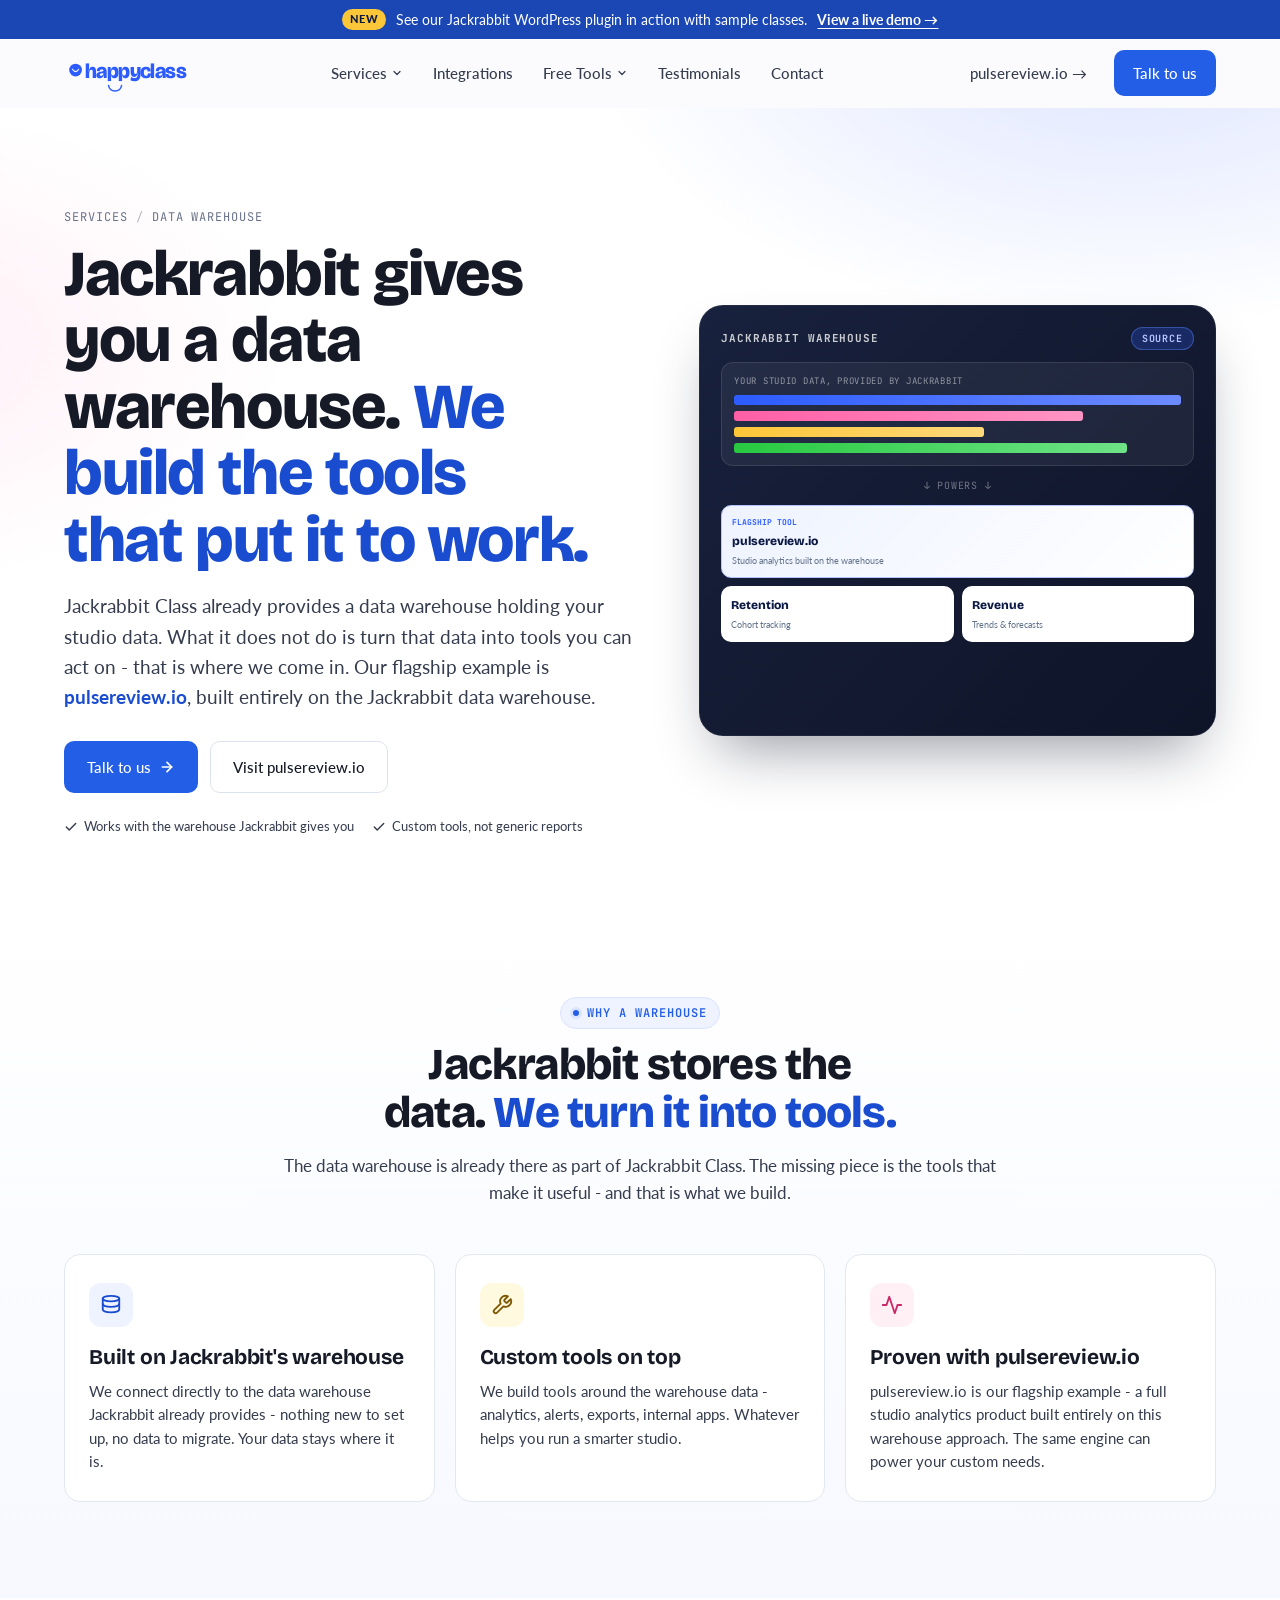
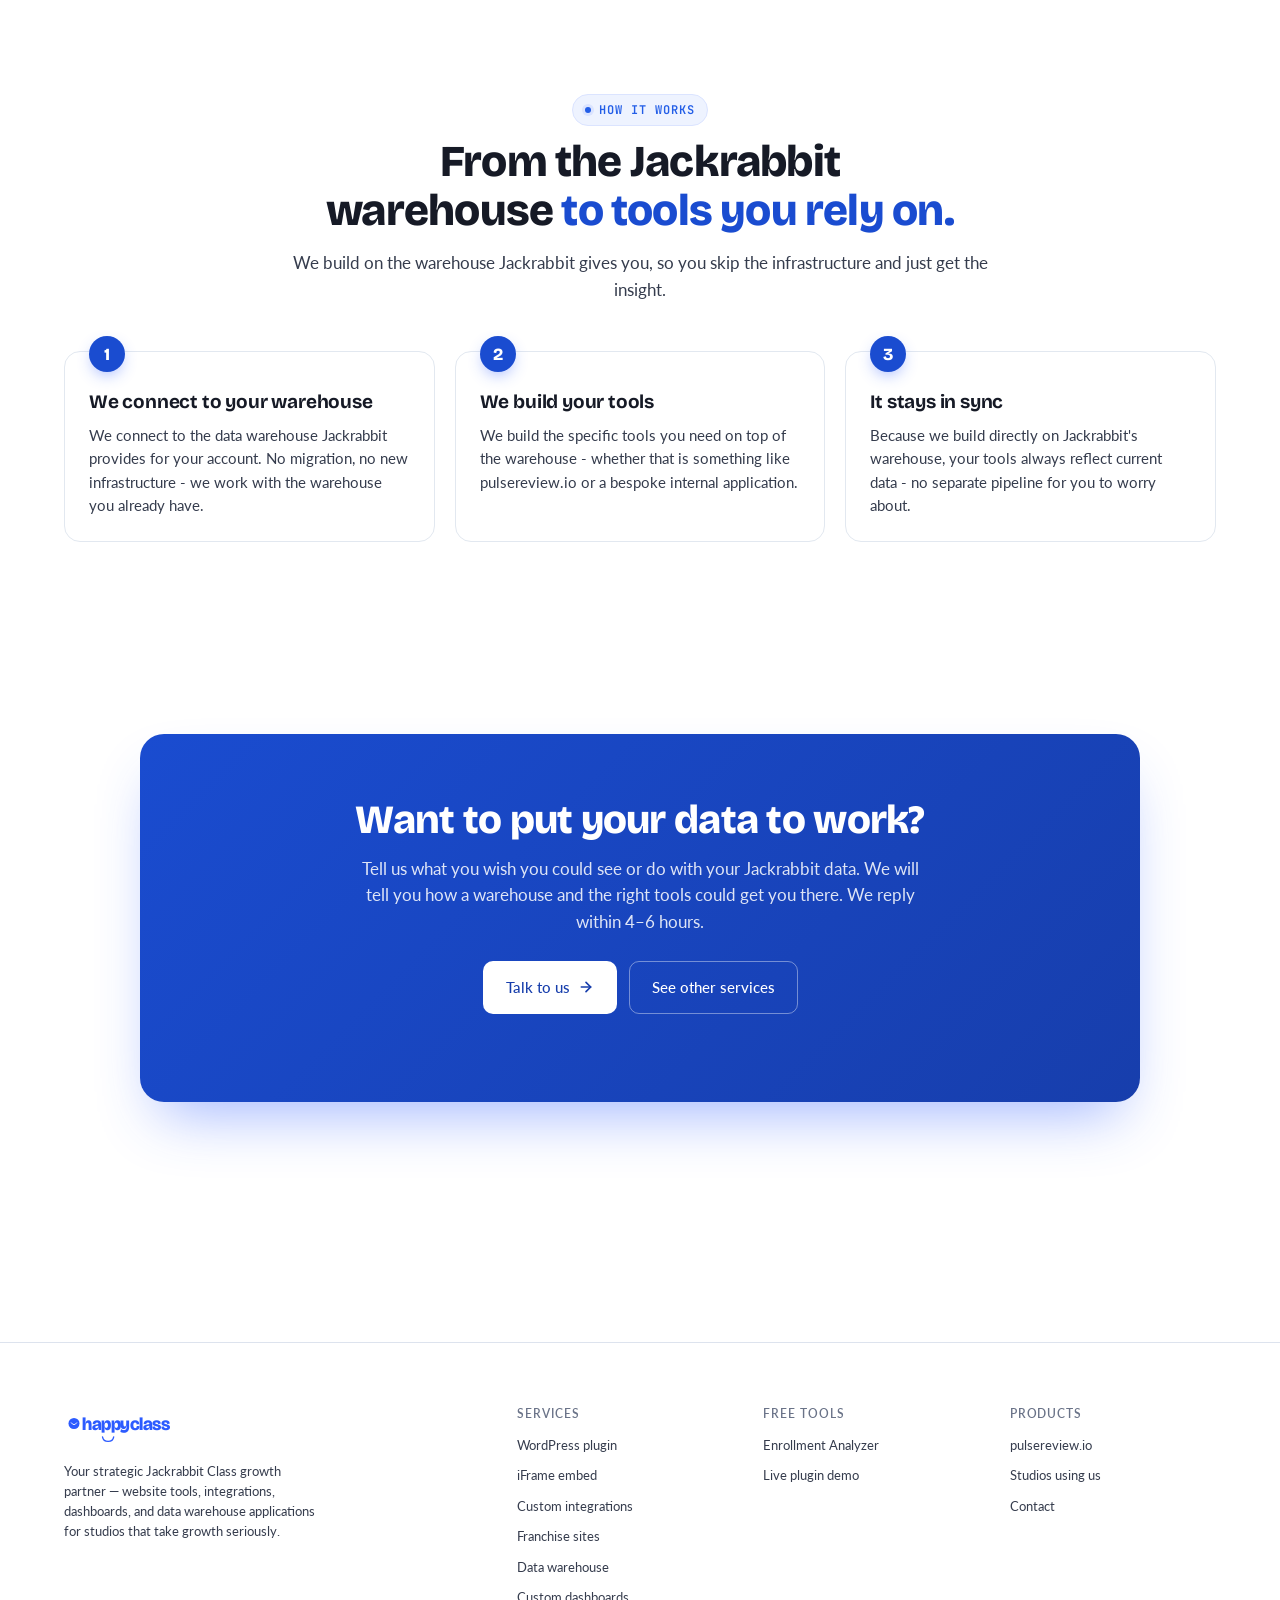
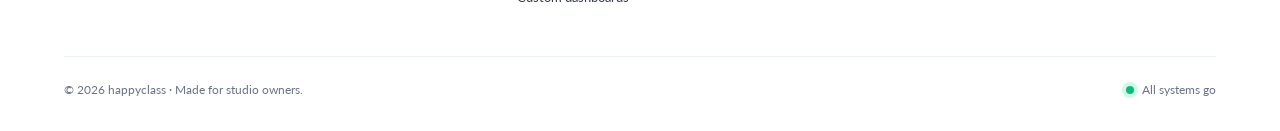
<file: services/data-warehouse/index.html>
<!DOCTYPE html>
<html lang="en">
<head>
<meta charset="utf-8">
<meta name="viewport" content="width=device-width, initial-scale=1">
<title>Custom data warehouse tools - happyclass</title>
<meta name="description" content="Jackrabbit Class includes a data warehouse of your studio data. We build custom tools and applications on top of it - like pulsereview.io - so that data becomes something you can use.">
<meta name="theme-color" content="#235EE7">
<link rel="icon" type="image/svg+xml" href='data:image/svg+xml;utf8,<svg xmlns="http://www.w3.org/2000/svg" viewBox="0 0 400 400"><rect width="400" height="400" rx="80" fill="%23235EE7"/><path d="M 110 175 Q 200 280 290 175" fill="none" stroke="%23ffffff" stroke-width="34" stroke-linecap="round"/><circle cx="200" cy="120" r="14" fill="%23fbc638"/></svg>'>
<meta property="og:title" content="Custom data warehouse tools - happyclass">
<meta property="og:description" content="Jackrabbit Class includes a data warehouse of your studio data. We build custom tools and applications on top of it - like pulsereview.io - so that data becomes something you can use.">
<meta property="og:type" content="website">

<link rel="preconnect" href="https://fonts.googleapis.com">
<link rel="preconnect" href="https://fonts.gstatic.com" crossorigin>
<link href="https://fonts.googleapis.com/css2?family=Bricolage+Grotesque:opsz,wght@12..96,400;12..96,500;12..96,600;12..96,700;12..96,800&family=Lato:wght@300;400;700;900&family=JetBrains+Mono:wght@400;500;600&display=swap" rel="stylesheet">

<style>
/* ============================================================
   happyclass — design tokens
   colors_and_type.css

   Adapted from pulsereview's design language (Geist sans +
   Bricolage Grotesque display + JetBrains Mono), tuned to
   happyclass's existing brand blue (#235EE7) and the playful
   "kids' classes" audience: gymnastics, dance, swim, music, cheer.
   ============================================================ */

/* google fonts — load once at the top of every doc */
:root {
  /* ----------------------------------------
     happy blue — primary brand color
     anchored on the gohappyclass site blue
     (#235EE7), tonal scale built around it
     ---------------------------------------- */
  --happy-50:  #eef3ff;
  --happy-100: #dbe4ff;
  --happy-200: #b9caff;
  --happy-300: #8da9ff;
  --happy-400: #5b85f5;
  --happy-500: #235ee7;  /* primary — site theme color */
  --happy-600: #1a4cd0;
  --happy-700: #173eac;
  --happy-800: #16358a;
  --happy-900: #142d6e;
  --happy-950: #0c1944;

  /* ----------------------------------------
     accent — sunshine / playful warmth
     used SPARINGLY: stars, badges, kid-energy
     moments (the "happy" in happyclass).
     buttercup yellow — no orange undertones.
     ---------------------------------------- */
  --sun-50:  #fff9e0;
  --sun-100: #ffefb0;
  --sun-200: #ffe177;
  --sun-300: #ffd23f;
  --sun-400: #fbc638;   /* primary accent — clean yellow */
  --sun-500: #e2a900;
  --sun-600: #b88200;
  --sun-700: #7e5800;

  /* blossom — secondary warm accent. soft pink, no orange. */
  --blossom-50:  #fff0f6;
  --blossom-100: #ffdcea;
  --blossom-200: #ffbcd5;
  --blossom-300: #ff96bb;
  --blossom-400: #ff70a1;   /* primary blossom */
  --blossom-500: #ed4683;
  --blossom-600: #c92766;

  /* coral alias kept for back-compat — same as blossom */
  --coral-50:  var(--blossom-50);
  --coral-100: var(--blossom-100);
  --coral-200: var(--blossom-200);
  --coral-300: var(--blossom-300);
  --coral-400: var(--blossom-400);
  --coral-500: var(--blossom-500);
  --coral-600: var(--blossom-600);

  /* ----------------------------------------
     semantic colors
     ---------------------------------------- */
  --mint-50:  #ecfdf5; --mint-100: #d1fae5; --mint-200: #a7f3d0;
  --mint-300: #6ee7b7; --mint-400: #34d399; --mint-500: #10b981;
  --mint-600: #059669; --mint-700: #047857;

  --amber-50: #fffbeb; --amber-100: #fef3c7; --amber-300: #fcd34d;
  --amber-400: #fbbf24; --amber-500: #f59e0b; --amber-600: #d97706;
  --amber-700: #b45309;

  --rose-50:  #fff1f2; --rose-100: #ffe4e6; --rose-400: #fb7185;
  --rose-500: #f43f5e; --rose-600: #e11d48; --rose-700: #be123c;

  /* ----------------------------------------
     slate — neutrals (cool, slightly blue)
     ---------------------------------------- */
  --slate-0:   #ffffff;
  --slate-25:  #fafbfd;
  --slate-50:  #f4f6fb;
  --slate-100: #ecf0f7;
  --slate-200: #dde3ee;
  --slate-300: #c3cbdb;
  --slate-400: #98a2b8;
  --slate-500: #6a7388;
  --slate-600: #4b5468;
  --slate-700: #353c4d;
  --slate-800: #232838;
  --slate-900: #161a26;
  --slate-950: #0c0f18;

  /* ----------------------------------------
     semantic tokens — USE THESE in components
     (don't reach for the raw scale)
     ---------------------------------------- */
  --bg-app:     var(--slate-25);
  --bg-surface: var(--slate-0);
  --bg-sunken:  var(--slate-50);
  --bg-inverse: var(--slate-900);

  --fg-1: var(--slate-900);   /* primary text */
  --fg-2: var(--slate-700);   /* body */
  --fg-3: var(--slate-500);   /* muted */
  --fg-4: var(--slate-400);   /* hint */
  --fg-inverse: var(--slate-0);

  --brand:         var(--happy-500);
  --brand-hover:   var(--happy-600);
  --brand-pressed: var(--happy-700);
  --brand-fg:      var(--slate-0);
  --brand-tint:    var(--happy-50);

  --accent:        var(--sun-400);
  --accent-tint:   var(--sun-50);

  --success:       var(--mint-500);
  --success-tint:  var(--mint-50);
  --warning:       var(--amber-500);
  --warning-tint:  var(--amber-50);
  --danger:        var(--rose-500);
  --danger-tint:   var(--rose-50);

  --border-subtle: var(--slate-100);
  --border:        var(--slate-200);
  --border-strong: var(--slate-300);

  /* ----------------------------------------
     typography
     ---------------------------------------- */
  --font-sans:    "Geist", ui-sans-serif, system-ui, -apple-system, "Segoe UI", sans-serif;
  --font-display: "Bricolage Grotesque", "Geist", ui-sans-serif, system-ui, sans-serif;
  --font-mono:    "JetBrains Mono", ui-monospace, "SF Mono", Menlo, monospace;

  /* type scale (px) */
  --text-2xs: 11px;
  --text-xs:  12px;
  --text-sm:  13px;
  --text-md:  15px;
  --text-lg:  17px;
  --text-xl:  20px;
  --text-2xl: 24px;
  --text-3xl: 30px;
  --text-4xl: 38px;
  --text-5xl: 48px;
  --text-6xl: 64px;
  --text-7xl: 84px;

  /* line heights */
  --lh-tight: 1.05;
  --lh-snug:  1.2;
  --lh-base:  1.5;
  --lh-loose: 1.65;

  /* letter spacing */
  --tracking-tight: -0.02em;
  --tracking-snug:  -0.01em;
  --tracking-wide:   0.08em;

  /* ----------------------------------------
     spacing — 4px base
     ---------------------------------------- */
  --space-1:  4px;
  --space-2:  8px;
  --space-3:  12px;
  --space-4:  16px;
  --space-5:  20px;
  --space-6:  24px;
  --space-7:  32px;
  --space-8:  40px;
  --space-9:  48px;
  --space-10: 64px;
  --space-11: 80px;
  --space-12: 96px;
  --space-13: 128px;

  /* ----------------------------------------
     radii — soft, friendly, mid-rounding
     ---------------------------------------- */
  --radius-xs:   4px;
  --radius-sm:   6px;
  --radius-md:   10px;
  --radius-lg:   14px;
  --radius-xl:   20px;
  --radius-2xl:  28px;
  --radius-full: 999px;

  /* ----------------------------------------
     shadows — cool-blue tinted, never gray
     ---------------------------------------- */
  --shadow-xs: 0 1px 2px rgba(20,45,110,.05);
  --shadow-sm: 0 1px 2px rgba(20,45,110,.06), 0 1px 3px rgba(20,45,110,.05);
  --shadow-md: 0 4px 6px -2px rgba(20,45,110,.06), 0 8px 16px -4px rgba(20,45,110,.08);
  --shadow-lg: 0 12px 16px -4px rgba(20,45,110,.08), 0 24px 48px -12px rgba(20,45,110,.18);
  --shadow-xl: 0 24px 48px -12px rgba(20,45,110,.22), 0 48px 96px -24px rgba(20,45,110,.18);
  --ring-focus: 0 0 0 3px rgba(35,94,231,.28);

  /* ----------------------------------------
     motion
     ---------------------------------------- */
  --ease-out:    cubic-bezier(0.22, 1, 0.36, 1);
  --ease-spring: cubic-bezier(0.34, 1.56, 0.64, 1);
  --duration-fast: 120ms;
  --duration-base: 180ms;
  --duration-slow: 280ms;
}

/* ============================================================
   base — semantic typography
   ============================================================ */
*, *::before, *::after { box-sizing: border-box; }

html {
  font-family: var(--font-sans);
  color: var(--fg-1);
  -webkit-font-smoothing: antialiased;
  scroll-behavior: smooth;
}
body {
  margin: 0;
  background: var(--bg-app);
  font-size: var(--text-md);
  line-height: var(--lh-base);
}

h1, h2, h3, h4, h5, h6 {
  font-family: var(--font-display);
  font-weight: 700;
  letter-spacing: var(--tracking-tight);
  color: var(--fg-1);
  margin: 0;
  text-wrap: balance;
}
h1 { font-size: var(--text-6xl); line-height: var(--lh-tight); }
h2 { font-size: var(--text-5xl); line-height: var(--lh-tight); }
h3 { font-size: var(--text-3xl); line-height: var(--lh-snug); letter-spacing: var(--tracking-snug); }
h4 { font-size: var(--text-xl);  line-height: var(--lh-snug); letter-spacing: var(--tracking-snug); font-weight: 600; }
h5 { font-size: var(--text-lg);  line-height: var(--lh-snug); font-weight: 600; font-family: var(--font-sans); }
h6 { font-size: var(--text-md);  line-height: var(--lh-snug); font-weight: 600; font-family: var(--font-sans); }

p { margin: 0; }
p.lede   { font-size: var(--text-lg); color: var(--fg-2); line-height: var(--lh-loose); text-wrap: pretty; }
p.body   { font-size: var(--text-md); color: var(--fg-2); }
p.small  { font-size: var(--text-sm); color: var(--fg-3); }
p.micro  { font-size: var(--text-xs); color: var(--fg-3); }

a {
  color: var(--brand);
  text-decoration: none;
  transition: color var(--duration-fast) var(--ease-out);
}
a:hover { color: var(--brand-hover); }

code, kbd, samp, pre {
  font-family: var(--font-mono);
  font-size: 0.92em;
}

::selection { background: var(--happy-200); color: var(--fg-1); }
img, svg { display: block; max-width: 100%; }
button { font: inherit; }

/* ----------------------------------------
   utilities used across cards/UI kits
   ---------------------------------------- */
.eyebrow {
  display: inline-flex;
  align-items: center;
  gap: var(--space-2);
  font-family: var(--font-mono);
  font-size: var(--text-xs);
  font-weight: 600;
  text-transform: uppercase;
  letter-spacing: var(--tracking-wide);
  color: var(--brand);
  padding: 6px 12px;
  background: var(--brand-tint);
  border-radius: var(--radius-full);
  border: 1px solid var(--happy-100);
}
.eyebrow .dot {
  width: 6px; height: 6px;
  border-radius: 999px;
  background: var(--brand);
  box-shadow: 0 0 0 3px var(--happy-100);
}

.stars { color: var(--sun-400); letter-spacing: 1px; }
.mono  { font-family: var(--font-mono); }

/* ==== block separator ==== */

/* marketing UI kit — uses tokens from ../../colors_and_type.css */

.container { max-width: 1200px; margin: 0 auto; padding: 0 var(--space-6); }

/* ============================================================
   NAV
   ============================================================ */
.hc-nav-wrap {
  position: sticky; top: 0; z-index: 50;
  background: rgba(250, 251, 253, 0.8);
  backdrop-filter: blur(12px); -webkit-backdrop-filter: blur(12px);
  border-bottom: 1px solid transparent;
  transition: background var(--duration-fast) var(--ease-out), border-color var(--duration-fast) var(--ease-out);
}
.hc-nav-wrap.scrolled { background: rgba(255, 255, 255, 0.92); border-bottom-color: var(--border); }
.hc-nav { display: flex; align-items: center; justify-content: space-between; height: 68px; }
.hc-brand { display: flex; align-items: center; gap: 10px; }
.hc-brand img { height: 28px; width: auto; }
.hc-nav-links { display: flex; align-items: center; gap: 2px; }
.hc-nav-links a {
  color: var(--fg-2); font-size: var(--text-md); font-weight: 500;
  padding: 8px 14px; border-radius: var(--radius-sm);
  transition: background var(--duration-fast) var(--ease-out), color var(--duration-fast) var(--ease-out);
}
.hc-nav-links a:hover { background: var(--bg-sunken); color: var(--fg-1); }
.hc-nav-cta { display: flex; align-items: center; gap: var(--space-2); }

.hc-btn {
  display: inline-flex; align-items: center; gap: var(--space-2);
  padding: 11px 18px; border-radius: var(--radius-md);
  font-family: var(--font-sans); font-weight: 500; font-size: var(--text-md);
  border: 1px solid transparent; cursor: pointer;
  transition: background var(--duration-fast) var(--ease-out),
              border-color var(--duration-fast) var(--ease-out),
              color var(--duration-fast) var(--ease-out),
              box-shadow var(--duration-fast) var(--ease-out);
  text-decoration: none;
}
.hc-btn:focus-visible { outline: none; box-shadow: var(--ring-focus); }
.hc-btn-primary   { background: var(--brand); color: var(--brand-fg); }
.hc-btn-primary:hover { background: var(--brand-hover); color: #fff; }
.hc-btn-primary:active { background: var(--brand-pressed); }
.hc-btn-secondary { background: var(--bg-surface); border-color: var(--border); color: var(--fg-1); }
.hc-btn-secondary:hover { background: var(--bg-sunken); border-color: var(--border-strong); }
.hc-btn-ghost { background: transparent; color: var(--fg-2); }
.hc-btn-ghost:hover { background: var(--bg-sunken); color: var(--fg-1); }
.hc-btn-lg { padding: 14px 22px; }
.hc-btn svg { width: 16px; height: 16px; }

/* ============================================================
   HERO
   ============================================================ */
.hc-hero { position: relative; padding: var(--space-12) 0 var(--space-11); overflow: hidden; }
.hc-hero::before {
  content: ""; position: absolute; inset: 0; z-index: 0;
  background: radial-gradient(60% 50% at 70% 0%, var(--happy-50) 0%, transparent 60%),
              radial-gradient(40% 40% at 10% 30%, var(--coral-50) 0%, transparent 70%);
}
.hc-hero .container { position: relative; z-index: 1; }
.hc-hero-grid { display: grid; grid-template-columns: 1.05fr 1fr; gap: var(--space-10); align-items: center; }
.hc-hero h1 {
  font-family: var(--font-display); font-weight: 700;
  font-size: var(--text-6xl); letter-spacing: var(--tracking-tight);
  line-height: 1.02; color: var(--fg-1);
  margin: var(--space-5) 0 var(--space-5); text-wrap: balance;
}
.hc-hero h1 .accent { color: var(--brand); }
.hc-hero .lede {
  font-size: var(--text-lg); line-height: 1.55; color: var(--fg-2);
  max-width: 52ch; margin-bottom: var(--space-7);
}
.hc-hero .lede strong { color: var(--fg-1); font-weight: 600; }
.hc-hero-ctas { display: flex; flex-wrap: wrap; gap: var(--space-3); align-items: center; }
.hc-hero-micro {
  margin-top: var(--space-5); display: flex; flex-wrap: wrap; gap: var(--space-5);
  font-size: var(--text-sm); color: var(--fg-3);
}
.hc-hero-micro span { display: inline-flex; align-items: center; gap: 6px; }
.hc-hero-micro svg { width: 14px; height: 14px; color: var(--mint-500); }
.hc-hero-foot {
  margin-top: var(--space-5); font-size: var(--text-xs); color: var(--fg-3); font-family: var(--font-mono);
}

/* hero visual — embed widget preview floating */
.hc-hero-visual { position: relative; min-height: 480px; }
.hc-hero-card {
  position: absolute; background: #fff;
  border: 1px solid var(--border); border-radius: var(--radius-lg);
  box-shadow: var(--shadow-lg); padding: var(--space-5);
}
.hc-hero-card.dash {
  inset: 0px 60px auto auto; width: 360px;
  transform: rotate(-2deg);
}
.hc-hero-card.qa {
  bottom: 8px; left: 0; width: 320px; padding: var(--space-4);
  transform: rotate(2deg);
}
.hc-hero-card.toast {
  top: 250px; right: 8px; width: 280px; padding: 14px 16px;
  display: flex; align-items: center; gap: 12px;
  border-left: 3px solid var(--success);
  animation: hc-toast-in 600ms var(--ease-spring) 400ms both;
}
@keyframes hc-toast-in {
  from { transform: translateY(8px) rotate(0); opacity: 0; }
  to   { transform: translateY(0) rotate(-1deg); opacity: 1; }
}
.hc-toast-icon {
  width: 32px; height: 32px; border-radius: 999px;
  background: var(--mint-50); color: var(--mint-600);
  display: flex; align-items: center; justify-content: center; flex: none;
}
.hc-toast-icon svg { width: 18px; height: 18px; }
.hc-toast-text { font-size: var(--text-sm); }
.hc-toast-text strong { display: block; font-weight: 600; color: var(--fg-1); }
.hc-toast-text span { color: var(--fg-3); font-size: var(--text-xs); }

.hc-dash-head { display: flex; align-items: center; justify-content: space-between; margin-bottom: var(--space-3); }
.hc-dash-title { font-family: var(--font-mono); font-size: var(--text-xs); color: var(--fg-3); text-transform: uppercase; letter-spacing: 0.08em; font-weight: 600; }
.hc-mini-grid { display: grid; grid-template-columns: repeat(7, 1fr); gap: 3px; background: var(--slate-900); padding: 6px; border-radius: 8px; }
.hc-mini-day { font-family: var(--font-sans); font-size: 9px; font-weight: 600; color: var(--slate-300); text-align: center; padding: 3px 0; }
.hc-mini-slot { font-family: var(--font-sans); font-size: 8px; font-weight: 600; padding: 3px 2px; border-radius: 3px; color: var(--slate-300); background: var(--slate-700); text-align: center; }
.hc-mini-slot.a { background: var(--happy-300); color: var(--happy-950); }
.hc-mini-slot.b { background: var(--coral-300); color: #4a1a0a; }
.hc-mini-slot.s { background: var(--sun-400); color: #fff; }

.hc-qa-row { display: flex; align-items: center; justify-content: space-between; padding: 10px 12px; background: var(--sun-400); color: #fff; border-radius: 8px; font-family: var(--font-sans); font-size: 13px; font-weight: 500; }
.hc-qa-row + .hc-qa-row { margin-top: 6px; }
.hc-qa-row strong { font-weight: 600; }
.hc-qa-cta { display: flex; justify-content: center; padding: 8px; margin-top: 8px; background: var(--happy-50); border-radius: 8px; }
.hc-qa-cta button { background: var(--happy-700); color: #fff; border: none; padding: 8px 16px; border-radius: 6px; font-family: var(--font-sans); font-weight: 600; font-size: 12px; cursor: pointer; }

@media (max-width: 980px) {
  .hc-hero { padding: var(--space-10) 0; }
  .hc-hero-grid { grid-template-columns: 1fr; gap: var(--space-9); }
  .hc-hero h1 { font-size: var(--text-5xl); }
  .hc-hero-visual { min-height: 380px; }
}
@media (max-width: 520px) {
  .hc-hero h1 { font-size: var(--text-4xl); }
  .hc-hero-visual { display: none; }
}

/* ============================================================
   SECTIONS
   ============================================================ */
.hc-section { padding: var(--space-12) 0; }
.hc-section-head { max-width: 680px; margin: 0 auto var(--space-9); text-align: center; }
.hc-section-head h2 {
  font-family: var(--font-display); font-weight: 700;
  font-size: var(--text-5xl); letter-spacing: -0.02em; line-height: 1.05;
  color: var(--fg-1); margin-top: var(--space-4); text-wrap: balance;
}
.hc-section-head h2 .accent { color: var(--brand); }
.hc-section-head p {
  font-size: var(--text-lg); color: var(--fg-2); margin-top: var(--space-4);
  line-height: 1.55; max-width: 56ch; margin-left: auto; margin-right: auto; text-wrap: pretty;
}

/* features */
.hc-features { display: grid; grid-template-columns: repeat(2, 1fr); gap: var(--space-6); }
.hc-feature {
  display: grid; grid-template-columns: 1fr 1fr; gap: var(--space-7);
  align-items: center; background: var(--bg-surface);
  border: 1px solid var(--border); border-radius: var(--radius-xl);
  padding: var(--space-7); overflow: hidden;
  transition: box-shadow var(--duration-base) var(--ease-out),
              transform var(--duration-base) var(--ease-out),
              border-color var(--duration-base) var(--ease-out);
}
.hc-feature:hover { box-shadow: var(--shadow-md); border-color: var(--border-strong); transform: translateY(-2px); }
.hc-feature.flip { grid-template-columns: 1fr 1fr; }
.hc-feature .copy { padding: 0; }
.hc-feature-icon {
  display: inline-flex; align-items: center; justify-content: center;
  width: 40px; height: 40px; border-radius: var(--radius-md);
  background: var(--brand-tint); color: var(--brand); margin-bottom: var(--space-4);
}
.hc-feature-icon.coral { background: var(--coral-50); color: var(--coral-500); }
.hc-feature-icon.sun { background: var(--sun-50); color: var(--sun-600); }
.hc-feature-icon.mint { background: var(--mint-50); color: var(--mint-600); }
.hc-feature-icon svg { width: 20px; height: 20px; }
.hc-feature h3 { font-family: var(--font-display); font-weight: 700; font-size: var(--text-2xl); letter-spacing: -0.01em; line-height: 1.15; color: var(--fg-1); margin-bottom: var(--space-3); text-wrap: balance; }
.hc-feature p { font-size: var(--text-md); color: var(--fg-2); line-height: 1.55; text-wrap: pretty; }
.hc-feature .visual { display: flex; justify-content: center; align-items: center; min-height: 220px; }
.hc-feature .visual > * { width: 100%; }

@media (max-width: 880px) {
  .hc-features { grid-template-columns: 1fr; }
  .hc-feature, .hc-feature.flip { grid-template-columns: 1fr; }
  .hc-feature .visual { order: -1; }
}

/* compatibility row */
.hc-compat {
  background: var(--bg-surface); border-top: 1px solid var(--border-subtle); border-bottom: 1px solid var(--border-subtle);
  padding: var(--space-8) 0;
}
.hc-compat-inner { display: flex; align-items: center; justify-content: space-between; gap: var(--space-7); flex-wrap: wrap; }
.hc-compat-head { display: flex; flex-direction: column; gap: var(--space-1); max-width: 360px; }
.hc-compat-head .label { font-family: var(--font-mono); font-size: var(--text-xs); font-weight: 600; text-transform: uppercase; letter-spacing: 0.08em; color: var(--fg-3); }
.hc-compat-head .title { font-family: var(--font-display); font-size: var(--text-xl); font-weight: 700; letter-spacing: -0.01em; color: var(--fg-1); }
.hc-platforms { display: flex; gap: var(--space-4); flex-wrap: wrap; }
.hc-platform {
  display: inline-flex; align-items: center; gap: 10px; padding: 10px 16px;
  background: var(--bg-sunken); border: 1px solid var(--border-subtle);
  border-radius: var(--radius-md); font-family: var(--font-sans);
  font-size: var(--text-sm); color: var(--fg-1); font-weight: 500;
}
.hc-platform .dot { width: 8px; height: 8px; border-radius: 999px; }

/* testimonials */
.hc-testimonials { display: grid; grid-template-columns: repeat(2, 1fr); gap: var(--space-5); }
.hc-testimonial {
  background: var(--bg-surface); border: 1px solid var(--border);
  border-radius: var(--radius-lg); padding: var(--space-7);
  display: flex; flex-direction: column; gap: var(--space-4);
}
.hc-testimonial .stars { color: var(--sun-400); letter-spacing: 2px; font-size: var(--text-lg); }
.hc-testimonial blockquote { font-family: var(--font-display); font-weight: 500; font-size: var(--text-xl); line-height: 1.35; color: var(--fg-1); margin: 0; letter-spacing: -0.01em; text-wrap: pretty; }
.hc-testimonial .who { display: flex; align-items: center; gap: 12px; margin-top: auto; }
.hc-testimonial .avatar { width: 40px; height: 40px; border-radius: 999px; background: linear-gradient(135deg, var(--happy-300), var(--coral-300)); color: #fff; display: flex; align-items: center; justify-content: center; font-weight: 600; font-size: 14px; }
.hc-testimonial .name { display: flex; flex-direction: column; }
.hc-testimonial .name strong { font-family: var(--font-sans); font-weight: 600; font-size: var(--text-sm); color: var(--fg-1); }
.hc-testimonial .name span { font-family: var(--font-sans); font-size: var(--text-xs); color: var(--fg-3); }

@media (max-width: 760px) { .hc-testimonials { grid-template-columns: 1fr; } }

/* final cta */
.hc-cta {
  position: relative; overflow: hidden;
  background: radial-gradient(80% 100% at 50% 0%, var(--happy-600) 0%, var(--happy-800) 100%);
  border-radius: var(--radius-2xl); padding: var(--space-12) var(--space-9);
  text-align: center; color: #fff;
}
.hc-cta::before {
  content: ""; position: absolute; inset: 0; opacity: 0.2; pointer-events: none;
  background: url("data:image/svg+xml;utf8,<svg xmlns='http://www.w3.org/2000/svg' viewBox='0 0 400 200'><path d='M0 100 Q60 60 120 100 T240 100 T360 100 T480 100' fill='none' stroke='%23ffffff' stroke-width='2' stroke-linecap='round' opacity='0.7'/><path d='M0 110 Q60 70 120 110 T240 110 T360 110 T480 110' fill='none' stroke='%23ffa517' stroke-width='2' stroke-linecap='round' opacity='0.6'/><path d='M140 130 Q200 170 260 130' fill='none' stroke='%23ffa517' stroke-width='3' stroke-linecap='round'/></svg>") center / cover no-repeat;
}
.hc-cta > * { position: relative; }
.hc-cta h2 { font-family: var(--font-display); font-weight: 700; font-size: var(--text-5xl); letter-spacing: -0.02em; line-height: 1.05; color: #fff; text-wrap: balance; }
.hc-cta p { margin-top: var(--space-4); font-size: var(--text-lg); color: rgba(255, 255, 255, 0.85); max-width: 50ch; margin-left: auto; margin-right: auto; }
.hc-cta-actions { margin-top: var(--space-7); display: flex; gap: var(--space-3); justify-content: center; flex-wrap: wrap; }
.hc-cta .hc-btn-primary { background: #fff; color: var(--brand); }
.hc-cta .hc-btn-primary:hover { background: var(--slate-50); }
.hc-cta .hc-btn-secondary { background: transparent; border-color: rgba(255, 255, 255, 0.4); color: #fff; }
.hc-cta .hc-btn-secondary:hover { background: rgba(255, 255, 255, 0.1); border-color: rgba(255, 255, 255, 0.6); }
.hc-cta-micro { margin-top: var(--space-5); font-size: var(--text-sm); color: rgba(255, 255, 255, 0.7); }

/* footer */
.hc-footer { padding: var(--space-10) 0 var(--space-7); border-top: 1px solid var(--border); margin-top: var(--space-12); }
.hc-footer-top { display: grid; grid-template-columns: 2fr 1fr 1fr 1fr; gap: var(--space-8); margin-bottom: var(--space-9); }
.hc-footer-col h4 { font-family: var(--font-sans); font-size: var(--text-xs); font-weight: 600; text-transform: uppercase; letter-spacing: 0.08em; color: var(--fg-3); margin-bottom: var(--space-3); }
.hc-footer-col ul { list-style: none; padding: 0; margin: 0; display: flex; flex-direction: column; gap: var(--space-2); }
.hc-footer-col a { color: var(--fg-2); font-size: var(--text-sm); }
.hc-footer-col a:hover { color: var(--brand); }
.hc-footer-pitch { color: var(--fg-2); font-size: var(--text-sm); line-height: 1.55; max-width: 32ch; margin-top: var(--space-4); }
.hc-footer-bottom { display: flex; align-items: center; justify-content: space-between; gap: var(--space-5); padding-top: var(--space-6); border-top: 1px solid var(--border-subtle); flex-wrap: wrap; font-size: var(--text-xs); color: var(--fg-3); }
.hc-footer-bottom .health { display: flex; align-items: center; gap: 8px; }
.hc-footer-bottom .health .dot { width: 8px; height: 8px; border-radius: 999px; background: var(--success); box-shadow: 0 0 0 4px var(--mint-100); animation: hc-pulse 2s var(--ease-out) infinite; }
@keyframes hc-pulse { 0%, 100% { opacity: 1; } 50% { opacity: 0.55; } }
@media (max-width: 760px) { .hc-footer-top { grid-template-columns: 1fr 1fr; } }

/* ==== block separator ==== */

  body { background: var(--bg-app); }
  main { padding-bottom: var(--space-9); }

/* ==== block separator ==== */

/* extra (revised site) */
/* ============================================================
   happyclass — supplemental styles for revised marketing site
   - Services grid
   - Contact form (web3forms)
   ============================================================ */

/* Services grid */
.hc-services-grid {
  display: grid;
  grid-template-columns: repeat(3, 1fr);
  gap: var(--space-6, 24px);
  margin-top: var(--space-8, 32px);
}
@media (max-width: 980px) {
  .hc-services-grid { grid-template-columns: repeat(2, 1fr); }
}
@media (max-width: 640px) {
  .hc-services-grid { grid-template-columns: 1fr; }
}

.hc-service-card {
  background: #fff;
  border: 1px solid var(--border, #e5e7eb);
  border-radius: 14px;
  padding: 22px;
  box-shadow: var(--shadow-sm, 0 1px 2px rgba(0,0,0,0.04));
  display: flex;
  flex-direction: column;
  gap: 8px;
  transition: transform .15s ease, box-shadow .15s ease, border-color .15s ease;
}
.hc-service-card:hover {
  transform: translateY(-2px);
  box-shadow: var(--shadow-md, 0 4px 12px rgba(0,0,0,0.08));
  border-color: var(--happy-300, #93a8f5);
}
.hc-service-card h3 {
  font-family: var(--font-display, 'Bricolage Grotesque', serif);
  font-size: 20px;
  line-height: 1.2;
  color: var(--fg-1, #0c1944);
  margin: 4px 0 6px;
}
.hc-service-card p {
  font-family: var(--font-sans, -apple-system, sans-serif);
  font-size: 14px;
  line-height: 1.55;
  color: var(--fg-2, #475569);
  margin: 0 0 12px;
  flex: 1;
}
.hc-service-link {
  display: inline-flex;
  align-items: center;
  gap: 6px;
  font-family: var(--font-sans, -apple-system, sans-serif);
  font-weight: 600;
  font-size: 13px;
  color: var(--brand, #235EE7);
  text-decoration: none;
  margin-top: auto;
}
.hc-service-link svg {
  width: 14px;
  height: 14px;
  transition: transform .15s ease;
}
.hc-service-link:hover svg { transform: translateX(2px); }

/* Contact form */
.hc-form {
  display: flex;
  flex-direction: column;
  gap: 14px;
  max-width: 640px;
  margin: 28px auto 0;
  text-align: left;
}
.hc-form-row {
  display: grid;
  grid-template-columns: 1fr 1fr;
  gap: 14px;
}
@media (max-width: 640px) {
  .hc-form-row { grid-template-columns: 1fr; }
}
.hc-form label {
  display: flex;
  flex-direction: column;
  gap: 6px;
}
.hc-form label > span {
  font-family: var(--font-sans, -apple-system, sans-serif);
  font-size: 12px;
  font-weight: 600;
  color: rgba(255,255,255,0.85);
  text-transform: uppercase;
  letter-spacing: 0.06em;
}
.hc-form input[type="text"],
.hc-form input[type="email"],
.hc-form select,
.hc-form textarea {
  font-family: var(--font-sans, -apple-system, sans-serif);
  font-size: 14px;
  color: var(--fg-1, #0c1944);
  background: #fff;
  border: 1px solid rgba(255,255,255,0.3);
  border-radius: 10px;
  padding: 12px 14px;
  outline: none;
  transition: border-color .15s ease, box-shadow .15s ease;
}
.hc-form input:focus,
.hc-form select:focus,
.hc-form textarea:focus {
  border-color: var(--sun-400, #fbc638);
  box-shadow: 0 0 0 3px rgba(251,198,56,0.35);
}
.hc-form textarea { resize: vertical; min-height: 110px; }
.hc-form-error {
  background: rgba(220, 38, 38, 0.15);
  color: #fff;
  border: 1px solid rgba(220, 38, 38, 0.4);
  border-radius: 8px;
  padding: 10px 14px;
  font-family: var(--font-sans, -apple-system, sans-serif);
  font-size: 13px;
}
.hc-form-success {
  display: inline-flex;
  align-items: center;
  gap: 14px;
  background: rgba(255,255,255,0.12);
  border: 1px solid rgba(255,255,255,0.25);
  border-radius: 14px;
  padding: 20px 26px;
  margin: 24px auto 0;
  color: #fff;
  font-family: var(--font-sans, -apple-system, sans-serif);
}
.hc-form-success svg {
  width: 28px;
  height: 28px;
  color: var(--sun-400, #fbc638);
  flex: none;
}
.hc-form-success strong {
  display: block;
  font-family: var(--font-display, 'Bricolage Grotesque', serif);
  font-size: 18px;
  margin-bottom: 2px;
}
.hc-form-success span {
  display: block;
  font-size: 13px;
  opacity: 0.85;
}
.hc-form .hc-cta-actions { margin-top: 4px; justify-content: flex-start; }
.hc-form button[disabled] { opacity: 0.6; cursor: not-allowed; }




/* hide bundler splash if it ever appears (defense in depth) */
#__bundler_thumbnail, #__bundler_loading { display: none !important; }
.hc-form-error[hidden], .hc-form-error:empty { display: none; }
html { scroll-behavior: smooth; }
body { background: #fff; }
.hc-hero-card.toast .hc-toast-icon svg { width: 18px; height: 18px; color: var(--mint-500); }
.hc-feature-icon svg { width: 22px; height: 22px; }
.hc-btn svg { width: 16px; height: 16px; }

/* Body font override: Lato */
:root {
  --font-sans: "Lato", ui-sans-serif, system-ui, -apple-system, "Segoe UI", sans-serif;
}
body { font-family: var(--font-sans); }

/* Inline SVG logo sizing */
.hc-brand .hc-logo-svg { height: 44px; width: auto; display: block; }
.hc-footer-col .hc-logo-svg { height: 38px; width: auto; display: block; }

/* Style tel inputs identically to the existing text/email inputs */
.hc-form input[type="tel"] {
  font-family: var(--font-sans);
  font-size: 14px;
  color: var(--fg-1, #0c1944);
  background: #fff;
  border: 1px solid rgba(255,255,255,0.3);
  border-radius: 10px;
  padding: 12px 14px;
  outline: none;
  transition: border-color .15s ease, box-shadow .15s ease;
}
.hc-form input[type="tel"]:focus {
  border-color: var(--sun-400, #fbc638);
  box-shadow: 0 0 0 3px rgba(251,198,56,0.35);
}

/* ----------------- Free Tools dropdown ----------------- */
.hc-nav-dropdown { position: relative; display: inline-flex; align-items: center; }
.hc-nav-dropdown-trigger {
  display: inline-flex;
  align-items: center;
  gap: 4px;
  cursor: pointer;
  user-select: none;
}
.hc-nav-dropdown-trigger svg { width: 12px; height: 12px; transition: transform 0.15s; }
.hc-nav-dropdown:hover .hc-nav-dropdown-trigger svg,
.hc-nav-dropdown.open .hc-nav-dropdown-trigger svg { transform: rotate(180deg); }
.hc-nav-dropdown-menu {
  position: absolute;
  top: 100%;
  margin-top: 10px;
  left: 50%;
  transform: translateX(-50%) translateY(-6px);
  min-width: 240px;
  padding: 8px;
  background: #fff;
  border: 1px solid var(--border, #e5e7eb);
  border-radius: 12px;
  box-shadow: 0 12px 28px -8px rgba(15,23,42,0.15), 0 4px 10px -4px rgba(15,23,42,0.08);
  opacity: 0;
  visibility: hidden;
  pointer-events: none;
  transition: opacity 0.15s, transform 0.15s, visibility 0.15s;
  z-index: 60;
}
/* Invisible bridge across the visual gap so :hover doesn't break
   while the cursor traverses from trigger -> menu */
.hc-nav-dropdown-menu::before {
  content: '';
  position: absolute;
  top: -12px;
  left: 0;
  right: 0;
  height: 12px;
}
.hc-nav-dropdown:hover .hc-nav-dropdown-menu,
.hc-nav-dropdown.open .hc-nav-dropdown-menu {
  opacity: 1;
  visibility: visible;
  pointer-events: auto;
  transform: translateX(-50%) translateY(0);
}
.hc-nav-dropdown-menu a {
  display: flex;
  flex-direction: column;
  gap: 2px;
  padding: 10px 14px;
  border-radius: 8px;
  font-family: var(--font-sans);
  font-size: 14px;
  font-weight: 600;
  color: var(--fg-1, #0c1944);
  text-decoration: none;
  transition: background 0.12s, color 0.12s;
}
.hc-nav-dropdown-menu a:hover {
  background: var(--happy-50, #eef3ff);
  color: var(--brand, #235EE7);
}
.hc-nav-dropdown-menu a .desc {
  font-size: 12px;
  font-weight: 400;
  color: var(--fg-3, #64748b);
}
.hc-nav-dropdown-menu a.current {
  background: var(--happy-50, #eef3ff);
  color: var(--brand, #235EE7);
}
.hc-nav-dropdown-menu a.current::before {
  content: "● ";
  color: var(--brand);
  margin-right: 4px;
}
.hc-nav-dropdown-menu a.soon {
  color: var(--fg-3, #64748b);
  cursor: default;
}
.hc-nav-dropdown-menu a.soon:hover {
  background: transparent;
  color: var(--fg-3, #64748b);
}
.hc-nav-dropdown-menu a.soon .desc {
  font-style: italic;
  color: var(--fg-4, #94a3b8);
}

/* ---- Mobile menu (hamburger) ---- */
.hc-mobile-toggle {
  display: none;
  align-items: center;
  justify-content: center;
  background: transparent;
  border: 0;
  padding: 8px;
  margin: 0;
  cursor: pointer;
  color: var(--fg-1, #0c1944);
  border-radius: 8px;
  -webkit-tap-highlight-color: transparent;
}
.hc-mobile-toggle:hover { background: var(--bg-sunken, #f1f5f9); }
.hc-mobile-toggle svg { width: 26px; height: 26px; display: block; }
.hc-mobile-toggle .hc-icon-close { display: none; }
.hc-nav-wrap.menu-open .hc-mobile-toggle .hc-icon-bars { display: none; }
.hc-nav-wrap.menu-open .hc-mobile-toggle .hc-icon-close { display: block; }

.hc-mobile-scrim {
  display: none;
  position: fixed;
  inset: 0;
  background: rgba(15, 23, 42, 0.35);
  z-index: 49;
  opacity: 0;
  transition: opacity 0.2s ease;
  pointer-events: none;
}
.hc-nav-wrap.menu-open .hc-mobile-scrim {
  opacity: 1;
  pointer-events: auto;
}

@media (max-width: 860px) {
  /* backdrop-filter on .hc-nav-wrap would make it the containing block for fixed
     descendants (panel would position itself inside the 68px nav bar). Drop it
     on mobile and use a solid background instead. */
  .hc-nav-wrap {
    backdrop-filter: none;
    -webkit-backdrop-filter: none;
    background: #fff;
  }
  .hc-mobile-toggle { display: inline-flex; }
  .hc-mobile-scrim { display: block; }

  /* Hide CTA and nav links by default; slide in as a panel when open */
  .hc-nav-links,
  .hc-nav-cta {
    position: fixed;
    left: 0;
    right: 0;
    background: #fff;
    z-index: 50;
    transition: transform 0.28s ease;
  }
  .hc-nav-links {
    top: 68px;
    bottom: 0;
    flex-direction: column;
    align-items: stretch;
    gap: 0;
    /* Generous bottom padding so the last menu items scroll above the fixed CTA bar
       (which is taller than expected on devices with a bottom safe-area inset). */
    padding: 12px 18px calc(150px + env(safe-area-inset-bottom)) 18px;
    overflow-y: auto;
    overscroll-behavior: contain;
    transform: translateX(105%);
    -webkit-overflow-scrolling: touch;
  }
  .hc-nav-cta {
    bottom: 0;
    padding: 14px 18px calc(14px + env(safe-area-inset-bottom));
    border-top: 1px solid var(--border, #e2e8f0);
    flex-direction: column;
    gap: 8px;
    transform: translateX(105%);
    box-shadow: 0 -10px 24px -16px rgba(15, 23, 42, 0.12);
  }
  .hc-nav-wrap.menu-open .hc-nav-links,
  .hc-nav-wrap.menu-open .hc-nav-cta {
    transform: translateX(0);
  }
  .hc-nav-cta a {
    width: 100%;
    justify-content: center;
    text-align: center;
  }

  /* Flat nav items as stacked rows */
  .hc-nav-links > a {
    display: block;
    padding: 14px 6px;
    font-size: 16px;
    font-weight: 600;
    color: var(--fg-1, #0c1944);
    border-bottom: 1px solid var(--border, #e2e8f0);
  }

  /* Dropdowns become collapsible accordions */
  .hc-nav-dropdown { display: block; width: 100%; }
  .hc-nav-dropdown-trigger {
    display: flex;
    justify-content: space-between;
    align-items: center;
    width: 100%;
    padding: 14px 6px;
    font-size: 16px;
    font-weight: 600;
    color: var(--fg-1, #0c1944);
    border-bottom: 1px solid var(--border, #e2e8f0);
    border-radius: 0;
  }
  .hc-nav-dropdown-trigger svg { width: 14px; height: 14px; }
  .hc-nav-dropdown-menu {
    position: static;
    display: block;
    box-shadow: none;
    background: var(--bg-sunken, #f8fafc);
    border-radius: 0;
    border: 0;
    padding: 0;
    margin: 0 -18px;
    opacity: 1;
    transform: none;
    visibility: hidden;
    max-height: 0;
    overflow: hidden;
    transition: max-height 0.25s ease, visibility 0s 0.25s;
    min-width: 0;
  }
  .hc-nav-dropdown-menu::before { display: none; }
  .hc-nav-dropdown.open .hc-nav-dropdown-menu {
    visibility: visible;
    max-height: 900px;
    transform: none;
    left: auto;
    transition: max-height 0.3s ease, visibility 0s;
  }
  .hc-nav-dropdown-menu a {
    padding: 12px 24px;
    font-size: 14px;
    border-bottom: 1px solid var(--border, #e2e8f0);
    border-radius: 0;
  }
  .hc-nav-dropdown-menu a:last-child { border-bottom: 0; }

  /* Disable hover on touch — only explicit toggle should open */
  .hc-nav-dropdown:hover .hc-nav-dropdown-menu {
    visibility: hidden;
    max-height: 0;
  }
  .hc-nav-dropdown.open:hover .hc-nav-dropdown-menu {
    visibility: visible;
    max-height: 900px;
    transform: none;
    left: auto;
  }
  .hc-nav-dropdown:hover .hc-nav-dropdown-trigger svg,
  .hc-nav-dropdown.open .hc-nav-dropdown-trigger svg { transform: rotate(0deg); }
  .hc-nav-dropdown.open .hc-nav-dropdown-trigger svg { transform: rotate(180deg); }

  body.menu-locked { overflow: hidden; }
}

/* Hide the secondary eyebrow segment on very small screens */
@media (max-width: 480px) { .hc-hide-sm { display: none; } }


.wp-hero {
  padding: clamp(56px, 8vw, 96px) 0 clamp(40px, 6vw, 64px);
  background:
    radial-gradient(900px 500px at 88% -10%, rgba(44, 91, 255, 0.16), transparent 60%),
    radial-gradient(700px 400px at -10% 30%, rgba(255, 95, 166, 0.10), transparent 60%);
}
.wp-hero-grid { display: grid; grid-template-columns: 1.05fr 0.95fr; gap: clamp(32px, 5vw, 64px); align-items: center; }
@media (max-width: 900px) { .wp-hero-grid { grid-template-columns: 1fr; } }
.wp-hero h1 { font-family: var(--font-display); font-size: clamp(40px, 5.4vw, 64px); line-height: 1.04; letter-spacing: -0.022em; font-weight: 800; color: var(--fg-1, #0c1944); margin: 14px 0 18px; }
.wp-hero h1 .accent { color: var(--happy-600, #2C5BFF); }
.wp-hero .lede { font-family: var(--font-sans); font-size: clamp(17px, 1.6vw, 19px); line-height: 1.6; color: var(--fg-2, #475578); max-width: 58ch; margin: 0 0 28px; }
.wp-hero-ctas { display: flex; gap: 12px; flex-wrap: wrap; margin-bottom: 24px; }
.wp-hero-micro { display: flex; flex-wrap: wrap; gap: 18px; font-family: var(--font-sans); font-size: 13px; color: var(--fg-2, #475578); }
.wp-hero-micro span { display: inline-flex; align-items: center; }

.wp-section { padding: clamp(56px, 8vw, 96px) 0; }
.wp-section.alt { background: linear-gradient(180deg, transparent, rgba(44, 91, 255, 0.04)); }
.wp-section-head { text-align: center; max-width: 720px; margin: 0 auto 48px; }
.wp-section-head h2 { font-family: var(--font-display); font-size: clamp(30px, 3.6vw, 44px); line-height: 1.1; letter-spacing: -0.018em; font-weight: 800; color: var(--fg-1, #0c1944); margin: 12px 0 14px; }
.wp-section-head h2 .accent { color: var(--happy-600, #2C5BFF); }
.wp-section-head p { font-family: var(--font-sans); font-size: 17px; line-height: 1.6; color: var(--fg-2, #475578); margin: 0; }

.wp-benefits { display: grid; grid-template-columns: repeat(3, 1fr); gap: 20px; }
@media (max-width: 800px) { .wp-benefits { grid-template-columns: 1fr; } }
.wp-benefit { background: #fff; border: 1px solid var(--fg-6, #e2e8f0); border-radius: 16px; padding: 28px 24px; transition: transform .15s ease, box-shadow .15s ease, border-color .15s ease; }
.wp-benefit:hover { transform: translateY(-2px); box-shadow: 0 12px 30px -12px rgba(15, 23, 42, 0.12); border-color: var(--happy-300, #b3c4ff); }
.wp-benefit .ico { width: 44px; height: 44px; border-radius: 12px; display: inline-flex; align-items: center; justify-content: center; background: var(--happy-50, #eef3ff); color: var(--happy-600, #2C5BFF); margin-bottom: 18px; }
.wp-benefit .ico svg { width: 22px; height: 22px; }
.wp-benefit.sun .ico { background: var(--sun-50, #fff7e0); color: var(--sun-700, #b07a08); }
.wp-benefit.coral .ico { background: var(--coral-50, #ffeef0); color: var(--coral-600, #e0497b); }
.wp-benefit h3 { font-family: var(--font-display); font-size: 21px; line-height: 1.2; font-weight: 700; color: var(--fg-1); margin: 0 0 10px; }
.wp-benefit p { font-family: var(--font-sans); font-size: 15px; line-height: 1.55; color: var(--fg-2); margin: 0; }

.wp-steps { display: grid; grid-template-columns: repeat(3, 1fr); gap: 20px; margin-top: 8px; }
@media (max-width: 800px) { .wp-steps { grid-template-columns: 1fr; } }
.wp-step { position: relative; background: #fff; border: 1px solid var(--fg-6, #e2e8f0); border-radius: 16px; padding: 28px 24px 24px; }
.wp-step .num { position: absolute; top: -16px; left: 24px; width: 36px; height: 36px; border-radius: 999px; background: var(--happy-600, #2C5BFF); color: #fff; font-family: var(--font-display); font-size: 17px; font-weight: 800; display: inline-flex; align-items: center; justify-content: center; box-shadow: 0 6px 16px -4px rgba(44, 91, 255, 0.45); }
.wp-step h3 { font-family: var(--font-display); font-size: 19px; line-height: 1.25; font-weight: 700; color: var(--fg-1); margin: 10px 0 10px; }
.wp-step p { font-family: var(--font-sans); font-size: 15px; line-height: 1.55; color: var(--fg-2); margin: 0; }

.wp-cta-band { background: linear-gradient(135deg, var(--happy-600, #2C5BFF) 0%, var(--happy-700, #1f3fb3) 100%); border-radius: 24px; padding: clamp(40px, 6vw, 64px); text-align: center; color: #fff; margin: 0 auto; max-width: 1000px; box-shadow: 0 30px 60px -20px rgba(44, 91, 255, 0.45); }
.wp-cta-band h2 { font-family: var(--font-display); font-size: clamp(28px, 3.4vw, 40px); line-height: 1.1; font-weight: 800; letter-spacing: -0.018em; margin: 0 0 14px; color: #fff; }
.wp-cta-band p { font-family: var(--font-sans); font-size: 17px; line-height: 1.55; color: rgba(255,255,255,0.86); margin: 0 0 26px; max-width: 56ch; margin-left: auto; margin-right: auto; }
.wp-cta-band .hc-btn-primary { background: #fff; color: var(--happy-700, #1f3fb3); }
.wp-cta-band .hc-btn-ghost { color: #fff; border-color: rgba(255,255,255,0.4); }
.wp-cta-band .hc-btn-ghost:hover { background: rgba(255,255,255,0.12); color: #fff; }

.wp-breadcrumb { font-family: var(--font-mono); font-size: 12px; text-transform: uppercase; letter-spacing: 0.08em; color: var(--fg-3, #64748b); display: inline-flex; align-items: center; gap: 8px; }
.wp-breadcrumb a { color: var(--fg-3, #64748b); text-decoration: none; }
.wp-breadcrumb a:hover { color: var(--happy-600); }
.wp-breadcrumb .sep { opacity: 0.5; }

/* ---- Hero warehouse diagram ---- */
.dw-stack {
  position: relative;
  aspect-ratio: 1.2 / 1;
  border-radius: 24px;
  overflow: hidden;
  background: linear-gradient(135deg, #18213d 0%, #0e1428 100%);
  box-shadow: 0 30px 60px -20px rgba(15, 23, 42, 0.45), 0 0 0 1px rgba(255,255,255,0.05) inset;
  padding: 22px;
  display: flex;
  flex-direction: column;
  gap: 12px;
}
.dw-stack-head { display: flex; justify-content: space-between; align-items: center; color: rgba(255,255,255,0.78); font-family: var(--font-mono); font-size: 11px; letter-spacing: 0.08em; text-transform: uppercase; font-weight: 700; }
.dw-stack-head .tag { background: rgba(44,91,255,0.25); border: 1px solid rgba(99,140,255,0.4); color: #b3c4ff; padding: 3px 10px; border-radius: 999px; font-size: 10px; }
.dw-warehouse {
  background: rgba(255,255,255,0.06);
  border: 1px solid rgba(255,255,255,0.1);
  border-radius: 12px;
  padding: 12px;
  display: flex;
  flex-direction: column;
  gap: 6px;
}
.dw-warehouse .lbl { font-family: var(--font-mono); font-size: 9px; color: rgba(255,255,255,0.5); text-transform: uppercase; letter-spacing: 0.08em; }
.dw-bar { height: 10px; border-radius: 3px; background: linear-gradient(90deg, #2C5BFF, #6d8bff); }
.dw-bar.b2 { width: 78%; background: linear-gradient(90deg, #ff5fa6, #ff95c4); }
.dw-bar.b3 { width: 56%; background: linear-gradient(90deg, #fbc638, #ffd97a); }
.dw-bar.b4 { width: 88%; background: linear-gradient(90deg, #28c940, #6ee387); }
.dw-tools { display: grid; grid-template-columns: 1fr 1fr; gap: 8px; }
.dw-tool {
  background: #fff;
  border-radius: 10px;
  padding: 10px;
  display: flex;
  flex-direction: column;
  gap: 4px;
}
.dw-tool.feature { grid-column: 1 / 3; background: linear-gradient(135deg, #eef3ff, #fff); border: 1px solid #b3c4ff; }
.dw-tool .nm { font-family: var(--font-display); font-size: 12px; font-weight: 800; color: #0c1944; }
.dw-tool .ds { font-family: var(--font-sans); font-size: 9px; color: #64748b; }
.dw-tool .badge { font-family: var(--font-mono); font-size: 8px; color: #2C5BFF; font-weight: 700; }

.dw-arrow-row { display: flex; align-items: center; justify-content: center; gap: 8px; color: rgba(255,255,255,0.4); font-family: var(--font-mono); font-size: 10px; letter-spacing: 0.08em; text-transform: uppercase; }

</style>

<style>
.hc-demo-bar { background: #1a47b3; color: #fff; font-family: 'Lato', -apple-system, sans-serif; font-size: 14px; text-align: center; }
.hc-demo-bar a { display: flex; align-items: center; justify-content: center; flex-wrap: wrap; gap: 4px 10px; padding: 9px 16px; color: #fff; text-decoration: none; }
.hc-demo-bar .tag { padding: 2px 8px; border-radius: 999px; background: #fbc638; color: #0c1944; font-size: 11px; font-weight: 900; letter-spacing: .06em; text-transform: uppercase; }
.hc-demo-bar .go { font-weight: 700; text-decoration: underline; text-underline-offset: 3px; white-space: nowrap; }
.hc-demo-bar a:hover .go { text-decoration-thickness: 2px; }
@media (max-width: 860px) { body:has(.hc-nav-wrap.menu-open) .hc-demo-bar { display: none; } }
@media (max-width: 520px) { .hc-demo-bar .long { display: none; } }
</style>
</head>
<body>

<div class="hc-demo-bar"><a href="../../demo/"><span class="tag">New</span><span class="long">See our Jackrabbit WordPress plugin in action with sample classes.</span><span class="go">View a live demo →</span></a></div>

<div class="hc-nav-wrap">
  <div class="container">
    <nav class="hc-nav" aria-label="primary">
      <a class="hc-brand" href="../../" aria-label="happyclass home">
        <svg class="hc-logo-svg" aria-label="happyclass" role="img" xmlns="http://www.w3.org/2000/svg" xmlns:xlink="http://www.w3.org/1999/xlink" viewBox="0 0 1200 380" preserveAspectRatio="xMidYMid meet">
  <!-- Circular icon -->
  <circle cx="100" cy="165" r="55" fill="#2C5BFF"/>

  <!-- Smile inside icon -->
  <path d="M 73 158 Q 100 198 127 158" fill="none" stroke="#ffffff" stroke-width="9" stroke-linecap="round"/>

  <!-- Wordmark -->
  <text x="180" y="232" fill="#2C5BFF" style="font-family: 'Bricolage Grotesque', sans-serif; font-weight: 800; font-size: 180px; letter-spacing: -5px;">happyclass</text>

  <!-- Underline smile: slightly smaller and a bit less rounded -->
  <path d="M 385 298 C 395 360, 487 360, 497 298" fill="none" stroke="#2C5BFF" stroke-width="13" stroke-linecap="round"/>
</svg>
      </a>
      <button class="hc-mobile-toggle" type="button" aria-label="Toggle menu" aria-expanded="false" aria-controls="hc-mobile-menu">
        <svg class="hc-icon-bars" viewBox="0 0 24 24" fill="none" stroke="currentColor" stroke-width="2.2" stroke-linecap="round" stroke-linejoin="round"><line x1="3" y1="7" x2="21" y2="7"/><line x1="3" y1="12" x2="21" y2="12"/><line x1="3" y1="17" x2="21" y2="17"/></svg>
        <svg class="hc-icon-close" viewBox="0 0 24 24" fill="none" stroke="currentColor" stroke-width="2.2" stroke-linecap="round" stroke-linejoin="round"><line x1="6" y1="6" x2="18" y2="18"/><line x1="6" y1="18" x2="18" y2="6"/></svg>
      </button>
      <div class="hc-nav-links" id="hc-mobile-menu">
        <div class="hc-nav-dropdown">
          <a href="../../#services" class="hc-nav-dropdown-trigger" data-passthrough aria-haspopup="true" aria-expanded="false">Services <svg viewBox="0 0 24 24" fill="none" stroke="currentColor" stroke-width="2.4" stroke-linecap="round" stroke-linejoin="round"><polyline points="6 9 12 15 18 9"/></svg></a>
          <div class="hc-nav-dropdown-menu" role="menu">
            <a href="../../services/wordpress-plugin/" role="menuitem">
              WordPress integration plugin
              <span class="desc">Drop-in calendar &amp; class browser for any WordPress site</span>
            </a>
            <a href="../../services/iframe-embed/" role="menuitem">
              iFrame embed
              <span class="desc">Embed your schedule on any website</span>
            </a>
            <a href="../../services/custom-integrations/" role="menuitem">
              Custom integrations
              <span class="desc">Bespoke website features built around your data</span>
            </a>
            <a href="../../services/franchise-websites/" role="menuitem">
              Franchise websites
              <span class="desc">Multi-location sites with SEO &amp; Jackrabbit baked in</span>
            </a>
            <a href="../../services/data-warehouse/" role="menuitem" class="current">
              Data warehouse
              <span class="desc">Custom tools on your Jackrabbit data, like pulsereview.io</span>
            </a>
            <a href="../../services/custom-dashboards/" role="menuitem">
              Custom dashboards
              <span class="desc">See your data in a way that helps you act</span>
            </a>
          </div>
        </div>
        <a href="../../#integration">Integrations</a>
        <div class="hc-nav-dropdown">
          <a href="#" class="hc-nav-dropdown-trigger" aria-haspopup="true" aria-expanded="false">Free Tools <svg viewBox="0 0 24 24" fill="none" stroke="currentColor" stroke-width="2.4" stroke-linecap="round" stroke-linejoin="round"><polyline points="6 9 12 15 18 9"/></svg></a>
          <div class="hc-nav-dropdown-menu" role="menu">
            <a href="../../tools/enrollment-analyzer/" role="menuitem">
              Enrollment Analyzer
              <span class="desc">Roll up Jackrabbit enrollments into per-student tenure</span>
            </a>
          </div>
        </div>
        <a href="../../#testimonials">Testimonials</a>
        <a href="../../#contact">Contact</a>
      </div>
      <div class="hc-nav-cta">
        <a href="https://pulsereview.io" target="_blank" rel="noopener noreferrer" class="hc-btn hc-btn-ghost">pulsereview.io →</a>
        <a href="../../#contact" class="hc-btn hc-btn-primary">Talk to us</a>
      </div>
    </nav>
  </div>
  <div class="hc-mobile-scrim" aria-hidden="true"></div>
</div>

<main>

<section class="wp-hero">
  <div class="container">
    <div class="wp-hero-grid">
      <div>
        <span class="wp-breadcrumb">
          <a href="../../">Services</a><span class="sep">/</span><span>Data warehouse</span>
        </span>
        <h1>Jackrabbit gives you a data warehouse. <span class="accent">We build the tools that put it to work.</span></h1>
        <p class="lede">
          Jackrabbit Class already provides a data warehouse holding your studio data. What it does not do is turn that data into tools you can act on - that is where we come in. Our flagship example is <a href="https://pulsereview.io" target="_blank" rel="noopener noreferrer" style="color:var(--happy-600);font-weight:700;">pulsereview.io</a>, built entirely on the Jackrabbit data warehouse.
        </p>
        <div class="wp-hero-ctas">
          <a class="hc-btn hc-btn-primary hc-btn-lg" href="../../#contact">Talk to us <svg viewBox="0 0 24 24" width="14" height="14" fill="none" stroke="currentColor" stroke-width="2.5" stroke-linecap="round" stroke-linejoin="round"><line x1="5" y1="12" x2="19" y2="12"/><polyline points="12 5 19 12 12 19"/></svg></a>
          <a class="hc-btn hc-btn-secondary hc-btn-lg" href="https://pulsereview.io" target="_blank" rel="noopener noreferrer">Visit pulsereview.io</a>
        </div>
        <div class="wp-hero-micro">
          <span><svg viewBox="0 0 24 24" width="14" height="14" fill="none" stroke="currentColor" stroke-width="2.5" stroke-linecap="round" stroke-linejoin="round" style="margin-right:6px;vertical-align:-2px;"><polyline points="20 6 9 17 4 12"/></svg>Works with the warehouse Jackrabbit gives you</span>
          <span><svg viewBox="0 0 24 24" width="14" height="14" fill="none" stroke="currentColor" stroke-width="2.5" stroke-linecap="round" stroke-linejoin="round" style="margin-right:6px;vertical-align:-2px;"><polyline points="20 6 9 17 4 12"/></svg>Custom tools, not generic reports</span>
        </div>
      </div>
      <div class="dw-stack" aria-hidden="true">
        <div class="dw-stack-head"><span>JACKRABBIT WAREHOUSE</span><span class="tag">SOURCE</span></div>
        <div class="dw-warehouse">
          <span class="lbl">Your studio data, provided by Jackrabbit</span>
          <div class="dw-bar"></div>
          <div class="dw-bar b2"></div>
          <div class="dw-bar b3"></div>
          <div class="dw-bar b4"></div>
        </div>
        <div class="dw-arrow-row">&darr; powers &darr;</div>
        <div class="dw-tools">
          <div class="dw-tool feature"><span class="badge">FLAGSHIP TOOL</span><span class="nm">pulsereview.io</span><span class="ds">Studio analytics built on the warehouse</span></div>
          <div class="dw-tool"><span class="nm">Retention</span><span class="ds">Cohort tracking</span></div>
          <div class="dw-tool"><span class="nm">Revenue</span><span class="ds">Trends &amp; forecasts</span></div>
        </div>
      </div>
    </div>
  </div>
</section>

<section class="wp-section alt">
  <div class="container">
    <div class="wp-section-head">
      <span class="eyebrow"><span class="dot"></span>WHY A WAREHOUSE</span>
      <h2>Jackrabbit stores the data. <span class="accent">We turn it into tools.</span></h2>
      <p>The data warehouse is already there as part of Jackrabbit Class. The missing piece is the tools that make it useful - and that is what we build.</p>
    </div>
    <div class="wp-benefits">
      <article class="wp-benefit">
        <span class="ico"><svg viewBox="0 0 24 24" fill="none" stroke="currentColor" stroke-width="2" stroke-linecap="round" stroke-linejoin="round"><ellipse cx="12" cy="5" rx="9" ry="3"/><path d="M3 5v6c0 1.66 4 3 9 3s9-1.34 9-3V5"/><path d="M3 11v6c0 1.66 4 3 9 3s9-1.34 9-3v-6"/></svg></span>
        <h3>Built on Jackrabbit's warehouse</h3>
        <p>We connect directly to the data warehouse Jackrabbit already provides - nothing new to set up, no data to migrate. Your data stays where it is.</p>
      </article>
      <article class="wp-benefit sun">
        <span class="ico"><svg viewBox="0 0 24 24" fill="none" stroke="currentColor" stroke-width="2" stroke-linecap="round" stroke-linejoin="round"><path d="M14.7 6.3a1 1 0 0 0 0 1.4l1.6 1.6a1 1 0 0 0 1.4 0l3.77-3.77a6 6 0 0 1-7.94 7.94l-6.91 6.91a2.12 2.12 0 0 1-3-3l6.91-6.91a6 6 0 0 1 7.94-7.94l-3.76 3.76z"/></svg></span>
        <h3>Custom tools on top</h3>
        <p>We build tools around the warehouse data - analytics, alerts, exports, internal apps. Whatever helps you run a smarter studio.</p>
      </article>
      <article class="wp-benefit coral">
        <span class="ico"><svg viewBox="0 0 24 24" fill="none" stroke="currentColor" stroke-width="2" stroke-linecap="round" stroke-linejoin="round"><polyline points="22 12 18 12 15 21 9 3 6 12 2 12"/></svg></span>
        <h3>Proven with pulsereview.io</h3>
        <p>pulsereview.io is our flagship example - a full studio analytics product built entirely on this warehouse approach. The same engine can power your custom needs.</p>
      </article>
    </div>
  </div>
</section>

<section class="wp-section" id="how">
  <div class="container">
    <div class="wp-section-head">
      <span class="eyebrow"><span class="dot"></span>HOW IT WORKS</span>
      <h2>From the Jackrabbit warehouse <span class="accent">to tools you rely on.</span></h2>
      <p>We build on the warehouse Jackrabbit gives you, so you skip the infrastructure and just get the insight.</p>
    </div>
    <div class="wp-steps">
      <div class="wp-step">
        <span class="num">1</span>
        <h3>We connect to your warehouse</h3>
        <p>We connect to the data warehouse Jackrabbit provides for your account. No migration, no new infrastructure - we work with the warehouse you already have.</p>
      </div>
      <div class="wp-step">
        <span class="num">2</span>
        <h3>We build your tools</h3>
        <p>We build the specific tools you need on top of the warehouse - whether that is something like pulsereview.io or a bespoke internal application.</p>
      </div>
      <div class="wp-step">
        <span class="num">3</span>
        <h3>It stays in sync</h3>
        <p>Because we build directly on Jackrabbit's warehouse, your tools always reflect current data - no separate pipeline for you to worry about.</p>
      </div>
    </div>
  </div>
</section>

<section class="wp-section">
  <div class="container">
    <div class="wp-cta-band">
      <h2>Want to put your data to work?</h2>
      <p>Tell us what you wish you could see or do with your Jackrabbit data. We will tell you how a warehouse and the right tools could get you there. We reply within 4&ndash;6 hours.</p>
      <div class="wp-hero-ctas" style="justify-content:center;">
        <a class="hc-btn hc-btn-primary hc-btn-lg" href="../../#contact">Talk to us <svg viewBox="0 0 24 24" width="14" height="14" fill="none" stroke="currentColor" stroke-width="2.5" stroke-linecap="round" stroke-linejoin="round"><line x1="5" y1="12" x2="19" y2="12"/><polyline points="12 5 19 12 12 19"/></svg></a>
        <a class="hc-btn hc-btn-ghost hc-btn-lg" href="../../#services">See other services</a>
      </div>
    </div>
  </div>
</section>

</main>


<footer class="hc-footer">
  <div class="container">
    <div class="hc-footer-top">
      <div class="hc-footer-col">
        <svg class="hc-logo-svg" aria-label="happyclass" role="img" xmlns="http://www.w3.org/2000/svg" xmlns:xlink="http://www.w3.org/1999/xlink" viewBox="0 0 1200 380" preserveAspectRatio="xMidYMid meet">
  <!-- Circular icon -->
  <circle cx="100" cy="165" r="55" fill="#2C5BFF"/>

  <!-- Smile inside icon -->
  <path d="M 73 158 Q 100 198 127 158" fill="none" stroke="#ffffff" stroke-width="9" stroke-linecap="round"/>

  <!-- Wordmark -->
  <text x="180" y="232" fill="#2C5BFF" style="font-family: 'Bricolage Grotesque', sans-serif; font-weight: 800; font-size: 180px; letter-spacing: -5px;">happyclass</text>

  <!-- Underline smile: slightly smaller and a bit less rounded -->
  <path d="M 385 298 C 395 360, 487 360, 497 298" fill="none" stroke="#2C5BFF" stroke-width="13" stroke-linecap="round"/>
</svg>
        <p class="hc-footer-pitch">Your strategic Jackrabbit Class growth partner — website tools, integrations, dashboards, and data warehouse applications for studios that take growth seriously.</p>
      </div>
      <div class="hc-footer-col">
        <h4>Services</h4>
        <ul>
          <li><a href="../../services/wordpress-plugin/">WordPress plugin</a></li>
          <li><a href="../../services/iframe-embed/">iFrame embed</a></li>
          <li><a href="../../services/custom-integrations/">Custom integrations</a></li>
          <li><a href="../../services/franchise-websites/">Franchise sites</a></li>
          <li><a href="../../services/data-warehouse/">Data warehouse</a></li>
          <li><a href="../../services/custom-dashboards/">Custom dashboards</a></li>
        </ul>
      </div>
      <div class="hc-footer-col">
        <h4>Free Tools</h4>
        <ul>
          <li><a href="../../tools/enrollment-analyzer/">Enrollment Analyzer</a></li>
          <li><a href="../../demo/">Live plugin demo</a></li>
        </ul>
      </div>
      <div class="hc-footer-col">
        <h4>Products</h4>
        <ul>
          <li><a href="https://pulsereview.io" target="_blank" rel="noopener noreferrer">pulsereview.io</a></li>
          <li><a href="../../#testimonials">Studios using us</a></li>
          <li><a href="../../#contact">Contact</a></li>
        </ul>
      </div>
    </div>
    <div class="hc-footer-bottom">
      <span>© 2026 happyclass · Made for studio owners.</span>
      <span class="health"><span class="dot"></span>All systems go</span>
    </div>
  </div>
</footer>

<script>

(function () {
  var nav = document.querySelector('.hc-nav-wrap');
  if (nav) {
    var onScroll = function () {
      if (window.scrollY > 8) nav.classList.add('scrolled');
      else nav.classList.remove('scrolled');
    };
    window.addEventListener('scroll', onScroll, { passive: true });
    onScroll();
  }
  // Click-to-toggle dropdown for touch users; hover already handles desktop.
  // Triggers marked data-passthrough normally navigate (e.g. Services scrolls to #services),
  // but on mobile we treat them as accordion toggles instead.
  var mobileMQ = window.matchMedia('(max-width: 860px)');
  function isMobile() { return mobileMQ.matches; }
  document.querySelectorAll('.hc-nav-dropdown-trigger').forEach(function (t) {
    t.addEventListener('click', function (e) {
      var passthrough = t.hasAttribute('data-passthrough');
      // Desktop + passthrough: let the link navigate normally
      if (passthrough && !isMobile()) return;
      e.preventDefault();
      e.stopPropagation();
      var dd = t.closest('.hc-nav-dropdown');
      if (!dd) return;
      document.querySelectorAll('.hc-nav-dropdown.open').forEach(function (other) {
        if (other !== dd) other.classList.remove('open');
      });
      dd.classList.toggle('open');
    });
  });

  // Mobile hamburger toggle
  var navWrap = document.querySelector('.hc-nav-wrap');
  var toggleBtn = document.querySelector('.hc-mobile-toggle');
  var scrim = document.querySelector('.hc-mobile-scrim');
  function setMenu(open) {
    if (!navWrap || !toggleBtn) return;
    navWrap.classList.toggle('menu-open', open);
    document.body.classList.toggle('menu-locked', open);
    toggleBtn.setAttribute('aria-expanded', open ? 'true' : 'false');
    // Close any dropdowns when closing the menu
    if (!open) {
      document.querySelectorAll('.hc-nav-dropdown.open').forEach(function (dd) {
        dd.classList.remove('open');
      });
    }
  }
  if (toggleBtn) {
    toggleBtn.addEventListener('click', function (e) {
      e.preventDefault();
      e.stopPropagation();
      setMenu(!navWrap.classList.contains('menu-open'));
    });
  }
  if (scrim) {
    scrim.addEventListener('click', function () { setMenu(false); });
  }
  // Close mobile menu when navigating via any link inside it (but not when toggling a dropdown)
  document.querySelectorAll('.hc-nav-links a, .hc-nav-cta a').forEach(function (a) {
    a.addEventListener('click', function () {
      if (a.classList.contains('hc-nav-dropdown-trigger')) return;
      if (isMobile()) setMenu(false);
    });
  });
  // If viewport grows past mobile breakpoint, close the menu cleanly
  mobileMQ.addEventListener && mobileMQ.addEventListener('change', function (e) {
    if (!e.matches) setMenu(false);
  });
  // Close on click outside any dropdown
  document.addEventListener('click', function (e) {
    document.querySelectorAll('.hc-nav-dropdown.open').forEach(function (dd) {
      if (!dd.contains(e.target)) dd.classList.remove('open');
    });
  });
  // Close on Escape
  document.addEventListener('keydown', function (e) {
    if (e.key === 'Escape') {
      document.querySelectorAll('.hc-nav-dropdown.open').forEach(function (dd) {
        dd.classList.remove('open');
      });
      if (navWrap && navWrap.classList.contains('menu-open')) setMenu(false);
    }
  });
})();

// No page-specific JS yet.
</script>
</body>
</html>
</file>
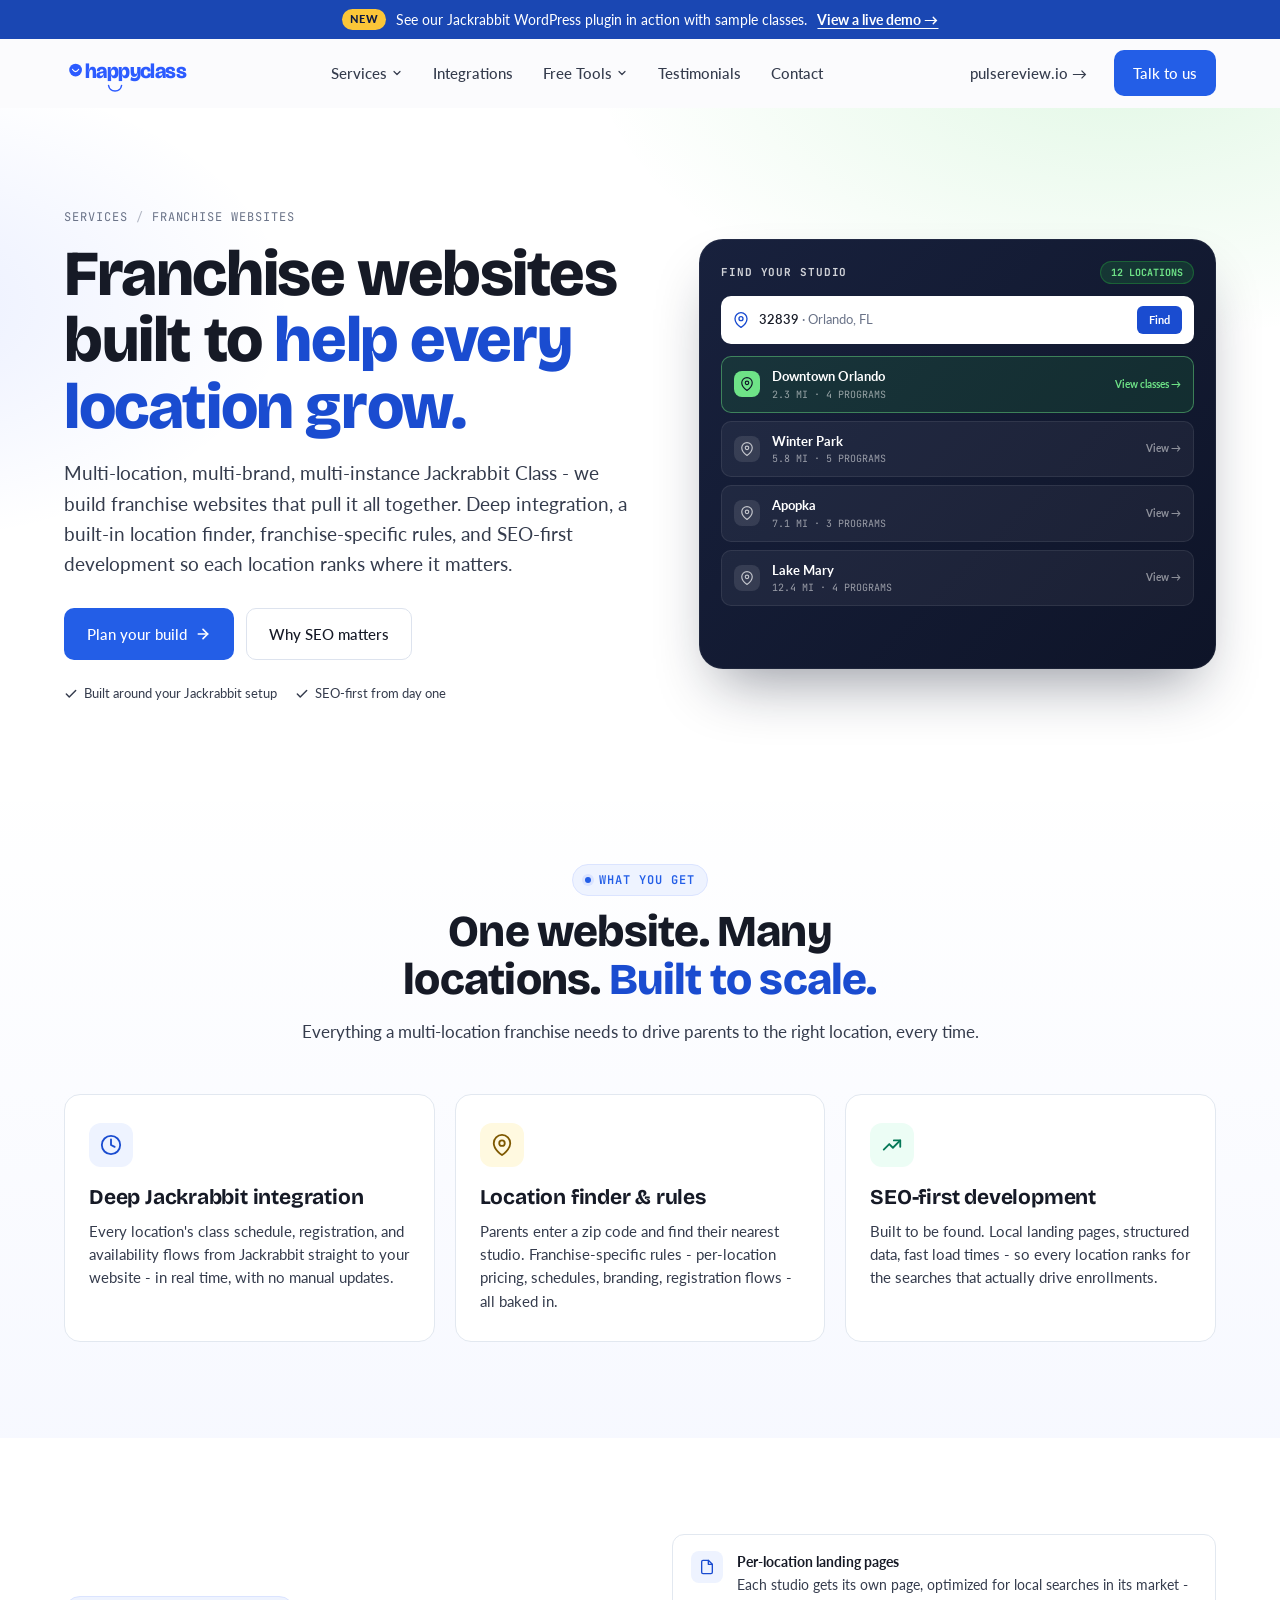
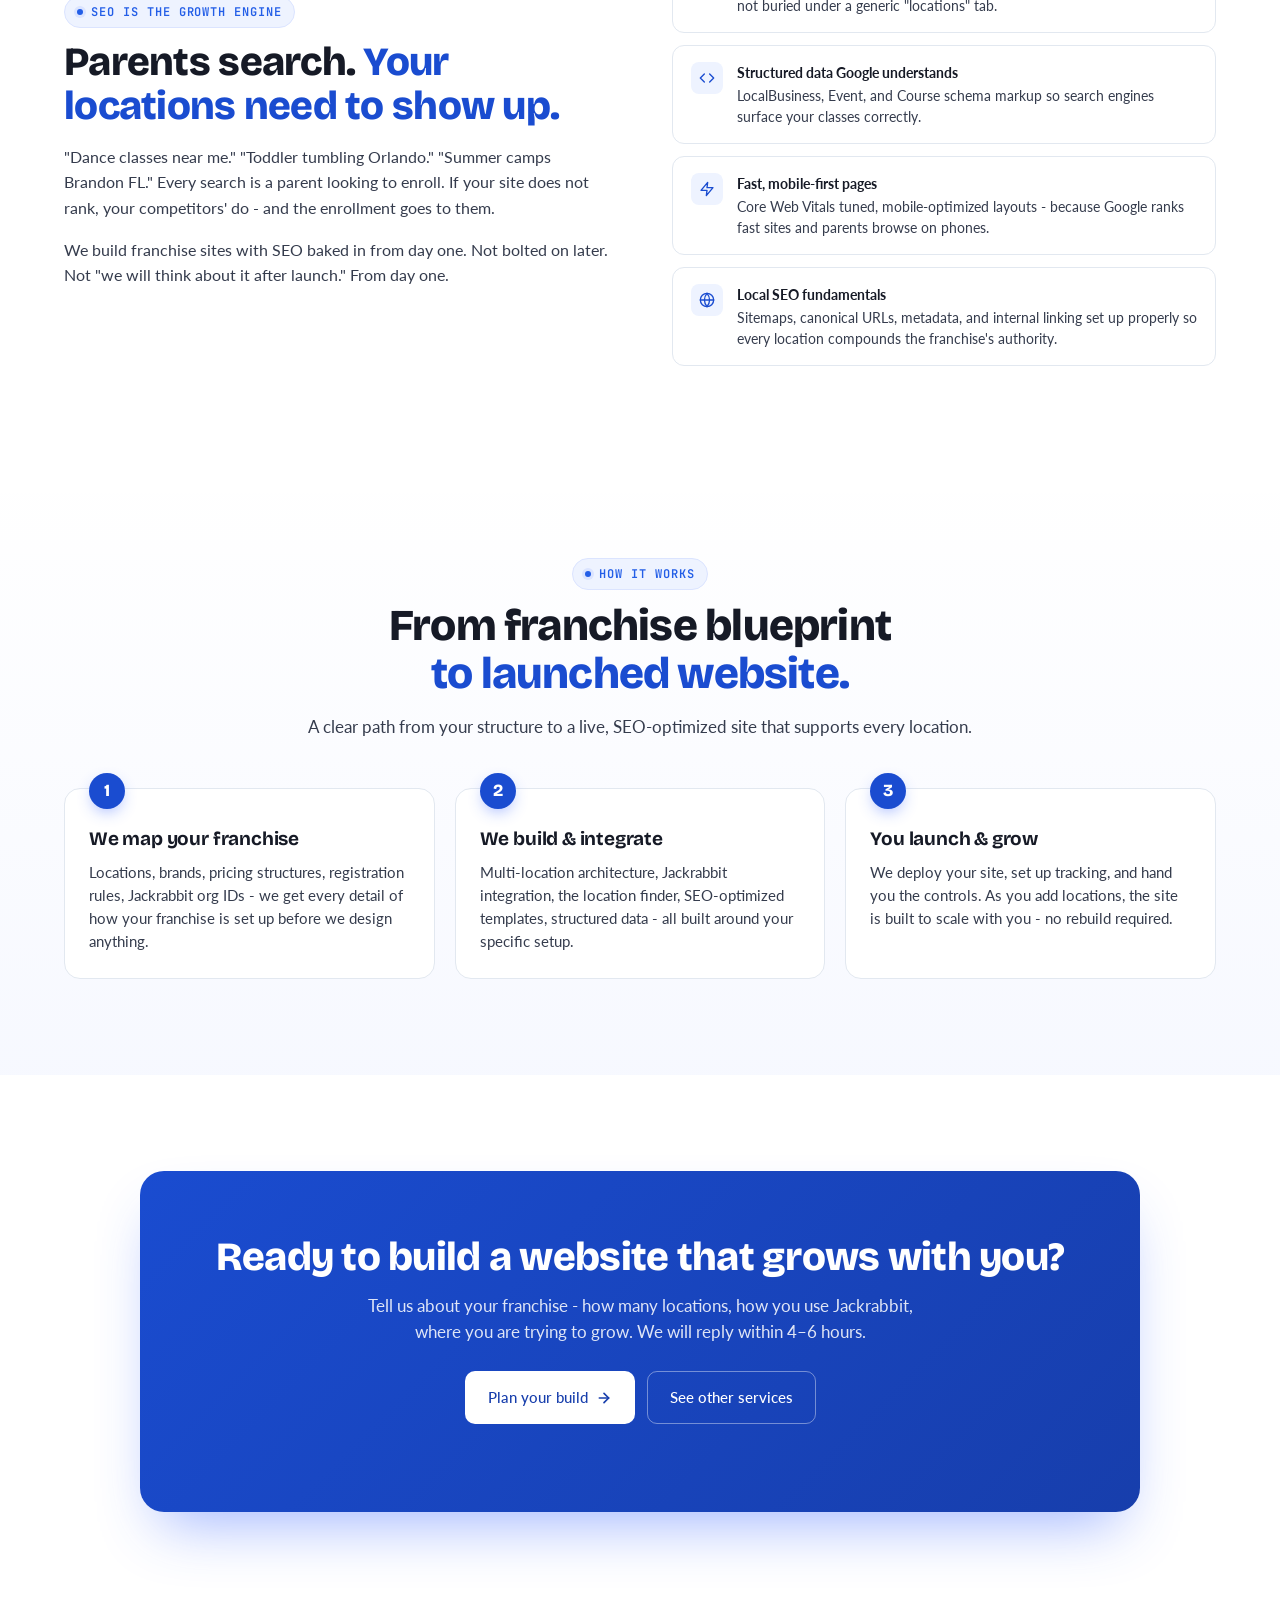
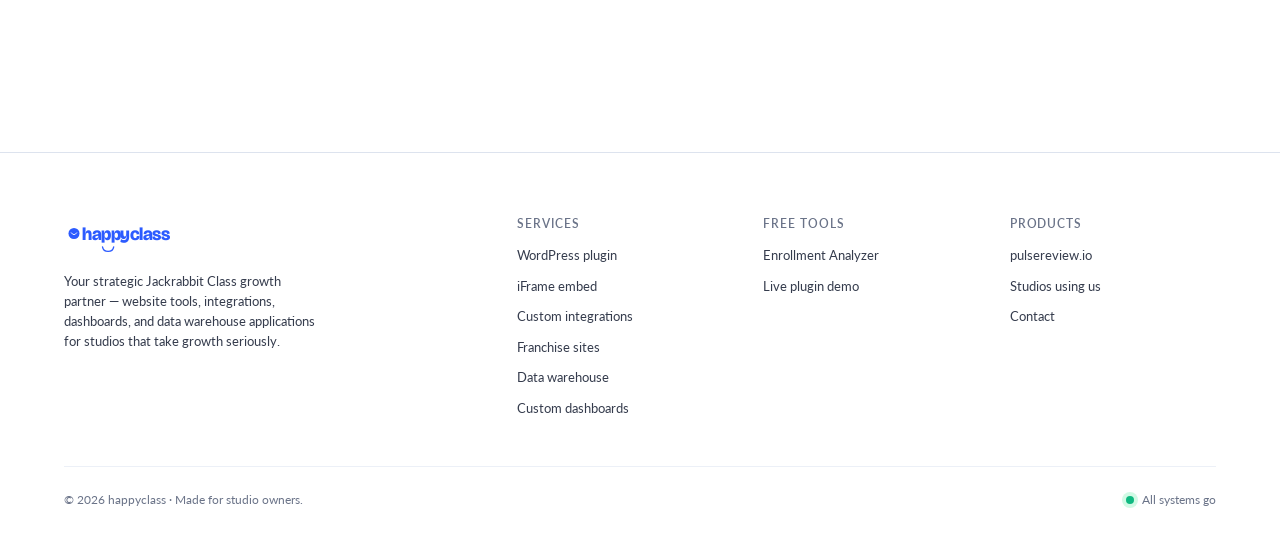
<file: services/franchise-websites/index.html>
<!DOCTYPE html>
<html lang="en">
<head>
<meta charset="utf-8">
<meta name="viewport" content="width=device-width, initial-scale=1">
<title>Franchise website development - happyclass</title>
<meta name="description" content="Multi-location franchise websites built around your Jackrabbit Class setup. Location finder, franchise-specific rules, and SEO-first development to help every location grow.">
<meta name="theme-color" content="#235EE7">
<link rel="icon" type="image/svg+xml" href='data:image/svg+xml;utf8,<svg xmlns="http://www.w3.org/2000/svg" viewBox="0 0 400 400"><rect width="400" height="400" rx="80" fill="%23235EE7"/><path d="M 110 175 Q 200 280 290 175" fill="none" stroke="%23ffffff" stroke-width="34" stroke-linecap="round"/><circle cx="200" cy="120" r="14" fill="%23fbc638"/></svg>'>
<meta property="og:title" content="Franchise website development - happyclass">
<meta property="og:description" content="Multi-location franchise websites built around your Jackrabbit Class setup. Location finder, franchise-specific rules, and SEO-first development to help every location grow.">
<meta property="og:type" content="website">

<link rel="preconnect" href="https://fonts.googleapis.com">
<link rel="preconnect" href="https://fonts.gstatic.com" crossorigin>
<link href="https://fonts.googleapis.com/css2?family=Bricolage+Grotesque:opsz,wght@12..96,400;12..96,500;12..96,600;12..96,700;12..96,800&family=Lato:wght@300;400;700;900&family=JetBrains+Mono:wght@400;500;600&display=swap" rel="stylesheet">

<style>
/* ============================================================
   happyclass — design tokens
   colors_and_type.css

   Adapted from pulsereview's design language (Geist sans +
   Bricolage Grotesque display + JetBrains Mono), tuned to
   happyclass's existing brand blue (#235EE7) and the playful
   "kids' classes" audience: gymnastics, dance, swim, music, cheer.
   ============================================================ */

/* google fonts — load once at the top of every doc */
:root {
  /* ----------------------------------------
     happy blue — primary brand color
     anchored on the gohappyclass site blue
     (#235EE7), tonal scale built around it
     ---------------------------------------- */
  --happy-50:  #eef3ff;
  --happy-100: #dbe4ff;
  --happy-200: #b9caff;
  --happy-300: #8da9ff;
  --happy-400: #5b85f5;
  --happy-500: #235ee7;  /* primary — site theme color */
  --happy-600: #1a4cd0;
  --happy-700: #173eac;
  --happy-800: #16358a;
  --happy-900: #142d6e;
  --happy-950: #0c1944;

  /* ----------------------------------------
     accent — sunshine / playful warmth
     used SPARINGLY: stars, badges, kid-energy
     moments (the "happy" in happyclass).
     buttercup yellow — no orange undertones.
     ---------------------------------------- */
  --sun-50:  #fff9e0;
  --sun-100: #ffefb0;
  --sun-200: #ffe177;
  --sun-300: #ffd23f;
  --sun-400: #fbc638;   /* primary accent — clean yellow */
  --sun-500: #e2a900;
  --sun-600: #b88200;
  --sun-700: #7e5800;

  /* blossom — secondary warm accent. soft pink, no orange. */
  --blossom-50:  #fff0f6;
  --blossom-100: #ffdcea;
  --blossom-200: #ffbcd5;
  --blossom-300: #ff96bb;
  --blossom-400: #ff70a1;   /* primary blossom */
  --blossom-500: #ed4683;
  --blossom-600: #c92766;

  /* coral alias kept for back-compat — same as blossom */
  --coral-50:  var(--blossom-50);
  --coral-100: var(--blossom-100);
  --coral-200: var(--blossom-200);
  --coral-300: var(--blossom-300);
  --coral-400: var(--blossom-400);
  --coral-500: var(--blossom-500);
  --coral-600: var(--blossom-600);

  /* ----------------------------------------
     semantic colors
     ---------------------------------------- */
  --mint-50:  #ecfdf5; --mint-100: #d1fae5; --mint-200: #a7f3d0;
  --mint-300: #6ee7b7; --mint-400: #34d399; --mint-500: #10b981;
  --mint-600: #059669; --mint-700: #047857;

  --amber-50: #fffbeb; --amber-100: #fef3c7; --amber-300: #fcd34d;
  --amber-400: #fbbf24; --amber-500: #f59e0b; --amber-600: #d97706;
  --amber-700: #b45309;

  --rose-50:  #fff1f2; --rose-100: #ffe4e6; --rose-400: #fb7185;
  --rose-500: #f43f5e; --rose-600: #e11d48; --rose-700: #be123c;

  /* ----------------------------------------
     slate — neutrals (cool, slightly blue)
     ---------------------------------------- */
  --slate-0:   #ffffff;
  --slate-25:  #fafbfd;
  --slate-50:  #f4f6fb;
  --slate-100: #ecf0f7;
  --slate-200: #dde3ee;
  --slate-300: #c3cbdb;
  --slate-400: #98a2b8;
  --slate-500: #6a7388;
  --slate-600: #4b5468;
  --slate-700: #353c4d;
  --slate-800: #232838;
  --slate-900: #161a26;
  --slate-950: #0c0f18;

  /* ----------------------------------------
     semantic tokens — USE THESE in components
     (don't reach for the raw scale)
     ---------------------------------------- */
  --bg-app:     var(--slate-25);
  --bg-surface: var(--slate-0);
  --bg-sunken:  var(--slate-50);
  --bg-inverse: var(--slate-900);

  --fg-1: var(--slate-900);   /* primary text */
  --fg-2: var(--slate-700);   /* body */
  --fg-3: var(--slate-500);   /* muted */
  --fg-4: var(--slate-400);   /* hint */
  --fg-inverse: var(--slate-0);

  --brand:         var(--happy-500);
  --brand-hover:   var(--happy-600);
  --brand-pressed: var(--happy-700);
  --brand-fg:      var(--slate-0);
  --brand-tint:    var(--happy-50);

  --accent:        var(--sun-400);
  --accent-tint:   var(--sun-50);

  --success:       var(--mint-500);
  --success-tint:  var(--mint-50);
  --warning:       var(--amber-500);
  --warning-tint:  var(--amber-50);
  --danger:        var(--rose-500);
  --danger-tint:   var(--rose-50);

  --border-subtle: var(--slate-100);
  --border:        var(--slate-200);
  --border-strong: var(--slate-300);

  /* ----------------------------------------
     typography
     ---------------------------------------- */
  --font-sans:    "Geist", ui-sans-serif, system-ui, -apple-system, "Segoe UI", sans-serif;
  --font-display: "Bricolage Grotesque", "Geist", ui-sans-serif, system-ui, sans-serif;
  --font-mono:    "JetBrains Mono", ui-monospace, "SF Mono", Menlo, monospace;

  /* type scale (px) */
  --text-2xs: 11px;
  --text-xs:  12px;
  --text-sm:  13px;
  --text-md:  15px;
  --text-lg:  17px;
  --text-xl:  20px;
  --text-2xl: 24px;
  --text-3xl: 30px;
  --text-4xl: 38px;
  --text-5xl: 48px;
  --text-6xl: 64px;
  --text-7xl: 84px;

  /* line heights */
  --lh-tight: 1.05;
  --lh-snug:  1.2;
  --lh-base:  1.5;
  --lh-loose: 1.65;

  /* letter spacing */
  --tracking-tight: -0.02em;
  --tracking-snug:  -0.01em;
  --tracking-wide:   0.08em;

  /* ----------------------------------------
     spacing — 4px base
     ---------------------------------------- */
  --space-1:  4px;
  --space-2:  8px;
  --space-3:  12px;
  --space-4:  16px;
  --space-5:  20px;
  --space-6:  24px;
  --space-7:  32px;
  --space-8:  40px;
  --space-9:  48px;
  --space-10: 64px;
  --space-11: 80px;
  --space-12: 96px;
  --space-13: 128px;

  /* ----------------------------------------
     radii — soft, friendly, mid-rounding
     ---------------------------------------- */
  --radius-xs:   4px;
  --radius-sm:   6px;
  --radius-md:   10px;
  --radius-lg:   14px;
  --radius-xl:   20px;
  --radius-2xl:  28px;
  --radius-full: 999px;

  /* ----------------------------------------
     shadows — cool-blue tinted, never gray
     ---------------------------------------- */
  --shadow-xs: 0 1px 2px rgba(20,45,110,.05);
  --shadow-sm: 0 1px 2px rgba(20,45,110,.06), 0 1px 3px rgba(20,45,110,.05);
  --shadow-md: 0 4px 6px -2px rgba(20,45,110,.06), 0 8px 16px -4px rgba(20,45,110,.08);
  --shadow-lg: 0 12px 16px -4px rgba(20,45,110,.08), 0 24px 48px -12px rgba(20,45,110,.18);
  --shadow-xl: 0 24px 48px -12px rgba(20,45,110,.22), 0 48px 96px -24px rgba(20,45,110,.18);
  --ring-focus: 0 0 0 3px rgba(35,94,231,.28);

  /* ----------------------------------------
     motion
     ---------------------------------------- */
  --ease-out:    cubic-bezier(0.22, 1, 0.36, 1);
  --ease-spring: cubic-bezier(0.34, 1.56, 0.64, 1);
  --duration-fast: 120ms;
  --duration-base: 180ms;
  --duration-slow: 280ms;
}

/* ============================================================
   base — semantic typography
   ============================================================ */
*, *::before, *::after { box-sizing: border-box; }

html {
  font-family: var(--font-sans);
  color: var(--fg-1);
  -webkit-font-smoothing: antialiased;
  scroll-behavior: smooth;
}
body {
  margin: 0;
  background: var(--bg-app);
  font-size: var(--text-md);
  line-height: var(--lh-base);
}

h1, h2, h3, h4, h5, h6 {
  font-family: var(--font-display);
  font-weight: 700;
  letter-spacing: var(--tracking-tight);
  color: var(--fg-1);
  margin: 0;
  text-wrap: balance;
}
h1 { font-size: var(--text-6xl); line-height: var(--lh-tight); }
h2 { font-size: var(--text-5xl); line-height: var(--lh-tight); }
h3 { font-size: var(--text-3xl); line-height: var(--lh-snug); letter-spacing: var(--tracking-snug); }
h4 { font-size: var(--text-xl);  line-height: var(--lh-snug); letter-spacing: var(--tracking-snug); font-weight: 600; }
h5 { font-size: var(--text-lg);  line-height: var(--lh-snug); font-weight: 600; font-family: var(--font-sans); }
h6 { font-size: var(--text-md);  line-height: var(--lh-snug); font-weight: 600; font-family: var(--font-sans); }

p { margin: 0; }
p.lede   { font-size: var(--text-lg); color: var(--fg-2); line-height: var(--lh-loose); text-wrap: pretty; }
p.body   { font-size: var(--text-md); color: var(--fg-2); }
p.small  { font-size: var(--text-sm); color: var(--fg-3); }
p.micro  { font-size: var(--text-xs); color: var(--fg-3); }

a {
  color: var(--brand);
  text-decoration: none;
  transition: color var(--duration-fast) var(--ease-out);
}
a:hover { color: var(--brand-hover); }

code, kbd, samp, pre {
  font-family: var(--font-mono);
  font-size: 0.92em;
}

::selection { background: var(--happy-200); color: var(--fg-1); }
img, svg { display: block; max-width: 100%; }
button { font: inherit; }

/* ----------------------------------------
   utilities used across cards/UI kits
   ---------------------------------------- */
.eyebrow {
  display: inline-flex;
  align-items: center;
  gap: var(--space-2);
  font-family: var(--font-mono);
  font-size: var(--text-xs);
  font-weight: 600;
  text-transform: uppercase;
  letter-spacing: var(--tracking-wide);
  color: var(--brand);
  padding: 6px 12px;
  background: var(--brand-tint);
  border-radius: var(--radius-full);
  border: 1px solid var(--happy-100);
}
.eyebrow .dot {
  width: 6px; height: 6px;
  border-radius: 999px;
  background: var(--brand);
  box-shadow: 0 0 0 3px var(--happy-100);
}

.stars { color: var(--sun-400); letter-spacing: 1px; }
.mono  { font-family: var(--font-mono); }

/* ==== block separator ==== */

/* marketing UI kit — uses tokens from ../../colors_and_type.css */

.container { max-width: 1200px; margin: 0 auto; padding: 0 var(--space-6); }

/* ============================================================
   NAV
   ============================================================ */
.hc-nav-wrap {
  position: sticky; top: 0; z-index: 50;
  background: rgba(250, 251, 253, 0.8);
  backdrop-filter: blur(12px); -webkit-backdrop-filter: blur(12px);
  border-bottom: 1px solid transparent;
  transition: background var(--duration-fast) var(--ease-out), border-color var(--duration-fast) var(--ease-out);
}
.hc-nav-wrap.scrolled { background: rgba(255, 255, 255, 0.92); border-bottom-color: var(--border); }
.hc-nav { display: flex; align-items: center; justify-content: space-between; height: 68px; }
.hc-brand { display: flex; align-items: center; gap: 10px; }
.hc-brand img { height: 28px; width: auto; }
.hc-nav-links { display: flex; align-items: center; gap: 2px; }
.hc-nav-links a {
  color: var(--fg-2); font-size: var(--text-md); font-weight: 500;
  padding: 8px 14px; border-radius: var(--radius-sm);
  transition: background var(--duration-fast) var(--ease-out), color var(--duration-fast) var(--ease-out);
}
.hc-nav-links a:hover { background: var(--bg-sunken); color: var(--fg-1); }
.hc-nav-cta { display: flex; align-items: center; gap: var(--space-2); }

.hc-btn {
  display: inline-flex; align-items: center; gap: var(--space-2);
  padding: 11px 18px; border-radius: var(--radius-md);
  font-family: var(--font-sans); font-weight: 500; font-size: var(--text-md);
  border: 1px solid transparent; cursor: pointer;
  transition: background var(--duration-fast) var(--ease-out),
              border-color var(--duration-fast) var(--ease-out),
              color var(--duration-fast) var(--ease-out),
              box-shadow var(--duration-fast) var(--ease-out);
  text-decoration: none;
}
.hc-btn:focus-visible { outline: none; box-shadow: var(--ring-focus); }
.hc-btn-primary   { background: var(--brand); color: var(--brand-fg); }
.hc-btn-primary:hover { background: var(--brand-hover); color: #fff; }
.hc-btn-primary:active { background: var(--brand-pressed); }
.hc-btn-secondary { background: var(--bg-surface); border-color: var(--border); color: var(--fg-1); }
.hc-btn-secondary:hover { background: var(--bg-sunken); border-color: var(--border-strong); }
.hc-btn-ghost { background: transparent; color: var(--fg-2); }
.hc-btn-ghost:hover { background: var(--bg-sunken); color: var(--fg-1); }
.hc-btn-lg { padding: 14px 22px; }
.hc-btn svg { width: 16px; height: 16px; }

/* ============================================================
   HERO
   ============================================================ */
.hc-hero { position: relative; padding: var(--space-12) 0 var(--space-11); overflow: hidden; }
.hc-hero::before {
  content: ""; position: absolute; inset: 0; z-index: 0;
  background: radial-gradient(60% 50% at 70% 0%, var(--happy-50) 0%, transparent 60%),
              radial-gradient(40% 40% at 10% 30%, var(--coral-50) 0%, transparent 70%);
}
.hc-hero .container { position: relative; z-index: 1; }
.hc-hero-grid { display: grid; grid-template-columns: 1.05fr 1fr; gap: var(--space-10); align-items: center; }
.hc-hero h1 {
  font-family: var(--font-display); font-weight: 700;
  font-size: var(--text-6xl); letter-spacing: var(--tracking-tight);
  line-height: 1.02; color: var(--fg-1);
  margin: var(--space-5) 0 var(--space-5); text-wrap: balance;
}
.hc-hero h1 .accent { color: var(--brand); }
.hc-hero .lede {
  font-size: var(--text-lg); line-height: 1.55; color: var(--fg-2);
  max-width: 52ch; margin-bottom: var(--space-7);
}
.hc-hero .lede strong { color: var(--fg-1); font-weight: 600; }
.hc-hero-ctas { display: flex; flex-wrap: wrap; gap: var(--space-3); align-items: center; }
.hc-hero-micro {
  margin-top: var(--space-5); display: flex; flex-wrap: wrap; gap: var(--space-5);
  font-size: var(--text-sm); color: var(--fg-3);
}
.hc-hero-micro span { display: inline-flex; align-items: center; gap: 6px; }
.hc-hero-micro svg { width: 14px; height: 14px; color: var(--mint-500); }
.hc-hero-foot {
  margin-top: var(--space-5); font-size: var(--text-xs); color: var(--fg-3); font-family: var(--font-mono);
}

/* hero visual — embed widget preview floating */
.hc-hero-visual { position: relative; min-height: 480px; }
.hc-hero-card {
  position: absolute; background: #fff;
  border: 1px solid var(--border); border-radius: var(--radius-lg);
  box-shadow: var(--shadow-lg); padding: var(--space-5);
}
.hc-hero-card.dash {
  inset: 0px 60px auto auto; width: 360px;
  transform: rotate(-2deg);
}
.hc-hero-card.qa {
  bottom: 8px; left: 0; width: 320px; padding: var(--space-4);
  transform: rotate(2deg);
}
.hc-hero-card.toast {
  top: 250px; right: 8px; width: 280px; padding: 14px 16px;
  display: flex; align-items: center; gap: 12px;
  border-left: 3px solid var(--success);
  animation: hc-toast-in 600ms var(--ease-spring) 400ms both;
}
@keyframes hc-toast-in {
  from { transform: translateY(8px) rotate(0); opacity: 0; }
  to   { transform: translateY(0) rotate(-1deg); opacity: 1; }
}
.hc-toast-icon {
  width: 32px; height: 32px; border-radius: 999px;
  background: var(--mint-50); color: var(--mint-600);
  display: flex; align-items: center; justify-content: center; flex: none;
}
.hc-toast-icon svg { width: 18px; height: 18px; }
.hc-toast-text { font-size: var(--text-sm); }
.hc-toast-text strong { display: block; font-weight: 600; color: var(--fg-1); }
.hc-toast-text span { color: var(--fg-3); font-size: var(--text-xs); }

.hc-dash-head { display: flex; align-items: center; justify-content: space-between; margin-bottom: var(--space-3); }
.hc-dash-title { font-family: var(--font-mono); font-size: var(--text-xs); color: var(--fg-3); text-transform: uppercase; letter-spacing: 0.08em; font-weight: 600; }
.hc-mini-grid { display: grid; grid-template-columns: repeat(7, 1fr); gap: 3px; background: var(--slate-900); padding: 6px; border-radius: 8px; }
.hc-mini-day { font-family: var(--font-sans); font-size: 9px; font-weight: 600; color: var(--slate-300); text-align: center; padding: 3px 0; }
.hc-mini-slot { font-family: var(--font-sans); font-size: 8px; font-weight: 600; padding: 3px 2px; border-radius: 3px; color: var(--slate-300); background: var(--slate-700); text-align: center; }
.hc-mini-slot.a { background: var(--happy-300); color: var(--happy-950); }
.hc-mini-slot.b { background: var(--coral-300); color: #4a1a0a; }
.hc-mini-slot.s { background: var(--sun-400); color: #fff; }

.hc-qa-row { display: flex; align-items: center; justify-content: space-between; padding: 10px 12px; background: var(--sun-400); color: #fff; border-radius: 8px; font-family: var(--font-sans); font-size: 13px; font-weight: 500; }
.hc-qa-row + .hc-qa-row { margin-top: 6px; }
.hc-qa-row strong { font-weight: 600; }
.hc-qa-cta { display: flex; justify-content: center; padding: 8px; margin-top: 8px; background: var(--happy-50); border-radius: 8px; }
.hc-qa-cta button { background: var(--happy-700); color: #fff; border: none; padding: 8px 16px; border-radius: 6px; font-family: var(--font-sans); font-weight: 600; font-size: 12px; cursor: pointer; }

@media (max-width: 980px) {
  .hc-hero { padding: var(--space-10) 0; }
  .hc-hero-grid { grid-template-columns: 1fr; gap: var(--space-9); }
  .hc-hero h1 { font-size: var(--text-5xl); }
  .hc-hero-visual { min-height: 380px; }
}
@media (max-width: 520px) {
  .hc-hero h1 { font-size: var(--text-4xl); }
  .hc-hero-visual { display: none; }
}

/* ============================================================
   SECTIONS
   ============================================================ */
.hc-section { padding: var(--space-12) 0; }
.hc-section-head { max-width: 680px; margin: 0 auto var(--space-9); text-align: center; }
.hc-section-head h2 {
  font-family: var(--font-display); font-weight: 700;
  font-size: var(--text-5xl); letter-spacing: -0.02em; line-height: 1.05;
  color: var(--fg-1); margin-top: var(--space-4); text-wrap: balance;
}
.hc-section-head h2 .accent { color: var(--brand); }
.hc-section-head p {
  font-size: var(--text-lg); color: var(--fg-2); margin-top: var(--space-4);
  line-height: 1.55; max-width: 56ch; margin-left: auto; margin-right: auto; text-wrap: pretty;
}

/* features */
.hc-features { display: grid; grid-template-columns: repeat(2, 1fr); gap: var(--space-6); }
.hc-feature {
  display: grid; grid-template-columns: 1fr 1fr; gap: var(--space-7);
  align-items: center; background: var(--bg-surface);
  border: 1px solid var(--border); border-radius: var(--radius-xl);
  padding: var(--space-7); overflow: hidden;
  transition: box-shadow var(--duration-base) var(--ease-out),
              transform var(--duration-base) var(--ease-out),
              border-color var(--duration-base) var(--ease-out);
}
.hc-feature:hover { box-shadow: var(--shadow-md); border-color: var(--border-strong); transform: translateY(-2px); }
.hc-feature.flip { grid-template-columns: 1fr 1fr; }
.hc-feature .copy { padding: 0; }
.hc-feature-icon {
  display: inline-flex; align-items: center; justify-content: center;
  width: 40px; height: 40px; border-radius: var(--radius-md);
  background: var(--brand-tint); color: var(--brand); margin-bottom: var(--space-4);
}
.hc-feature-icon.coral { background: var(--coral-50); color: var(--coral-500); }
.hc-feature-icon.sun { background: var(--sun-50); color: var(--sun-600); }
.hc-feature-icon.mint { background: var(--mint-50); color: var(--mint-600); }
.hc-feature-icon svg { width: 20px; height: 20px; }
.hc-feature h3 { font-family: var(--font-display); font-weight: 700; font-size: var(--text-2xl); letter-spacing: -0.01em; line-height: 1.15; color: var(--fg-1); margin-bottom: var(--space-3); text-wrap: balance; }
.hc-feature p { font-size: var(--text-md); color: var(--fg-2); line-height: 1.55; text-wrap: pretty; }
.hc-feature .visual { display: flex; justify-content: center; align-items: center; min-height: 220px; }
.hc-feature .visual > * { width: 100%; }

@media (max-width: 880px) {
  .hc-features { grid-template-columns: 1fr; }
  .hc-feature, .hc-feature.flip { grid-template-columns: 1fr; }
  .hc-feature .visual { order: -1; }
}

/* compatibility row */
.hc-compat {
  background: var(--bg-surface); border-top: 1px solid var(--border-subtle); border-bottom: 1px solid var(--border-subtle);
  padding: var(--space-8) 0;
}
.hc-compat-inner { display: flex; align-items: center; justify-content: space-between; gap: var(--space-7); flex-wrap: wrap; }
.hc-compat-head { display: flex; flex-direction: column; gap: var(--space-1); max-width: 360px; }
.hc-compat-head .label { font-family: var(--font-mono); font-size: var(--text-xs); font-weight: 600; text-transform: uppercase; letter-spacing: 0.08em; color: var(--fg-3); }
.hc-compat-head .title { font-family: var(--font-display); font-size: var(--text-xl); font-weight: 700; letter-spacing: -0.01em; color: var(--fg-1); }
.hc-platforms { display: flex; gap: var(--space-4); flex-wrap: wrap; }
.hc-platform {
  display: inline-flex; align-items: center; gap: 10px; padding: 10px 16px;
  background: var(--bg-sunken); border: 1px solid var(--border-subtle);
  border-radius: var(--radius-md); font-family: var(--font-sans);
  font-size: var(--text-sm); color: var(--fg-1); font-weight: 500;
}
.hc-platform .dot { width: 8px; height: 8px; border-radius: 999px; }

/* testimonials */
.hc-testimonials { display: grid; grid-template-columns: repeat(2, 1fr); gap: var(--space-5); }
.hc-testimonial {
  background: var(--bg-surface); border: 1px solid var(--border);
  border-radius: var(--radius-lg); padding: var(--space-7);
  display: flex; flex-direction: column; gap: var(--space-4);
}
.hc-testimonial .stars { color: var(--sun-400); letter-spacing: 2px; font-size: var(--text-lg); }
.hc-testimonial blockquote { font-family: var(--font-display); font-weight: 500; font-size: var(--text-xl); line-height: 1.35; color: var(--fg-1); margin: 0; letter-spacing: -0.01em; text-wrap: pretty; }
.hc-testimonial .who { display: flex; align-items: center; gap: 12px; margin-top: auto; }
.hc-testimonial .avatar { width: 40px; height: 40px; border-radius: 999px; background: linear-gradient(135deg, var(--happy-300), var(--coral-300)); color: #fff; display: flex; align-items: center; justify-content: center; font-weight: 600; font-size: 14px; }
.hc-testimonial .name { display: flex; flex-direction: column; }
.hc-testimonial .name strong { font-family: var(--font-sans); font-weight: 600; font-size: var(--text-sm); color: var(--fg-1); }
.hc-testimonial .name span { font-family: var(--font-sans); font-size: var(--text-xs); color: var(--fg-3); }

@media (max-width: 760px) { .hc-testimonials { grid-template-columns: 1fr; } }

/* final cta */
.hc-cta {
  position: relative; overflow: hidden;
  background: radial-gradient(80% 100% at 50% 0%, var(--happy-600) 0%, var(--happy-800) 100%);
  border-radius: var(--radius-2xl); padding: var(--space-12) var(--space-9);
  text-align: center; color: #fff;
}
.hc-cta::before {
  content: ""; position: absolute; inset: 0; opacity: 0.2; pointer-events: none;
  background: url("data:image/svg+xml;utf8,<svg xmlns='http://www.w3.org/2000/svg' viewBox='0 0 400 200'><path d='M0 100 Q60 60 120 100 T240 100 T360 100 T480 100' fill='none' stroke='%23ffffff' stroke-width='2' stroke-linecap='round' opacity='0.7'/><path d='M0 110 Q60 70 120 110 T240 110 T360 110 T480 110' fill='none' stroke='%23ffa517' stroke-width='2' stroke-linecap='round' opacity='0.6'/><path d='M140 130 Q200 170 260 130' fill='none' stroke='%23ffa517' stroke-width='3' stroke-linecap='round'/></svg>") center / cover no-repeat;
}
.hc-cta > * { position: relative; }
.hc-cta h2 { font-family: var(--font-display); font-weight: 700; font-size: var(--text-5xl); letter-spacing: -0.02em; line-height: 1.05; color: #fff; text-wrap: balance; }
.hc-cta p { margin-top: var(--space-4); font-size: var(--text-lg); color: rgba(255, 255, 255, 0.85); max-width: 50ch; margin-left: auto; margin-right: auto; }
.hc-cta-actions { margin-top: var(--space-7); display: flex; gap: var(--space-3); justify-content: center; flex-wrap: wrap; }
.hc-cta .hc-btn-primary { background: #fff; color: var(--brand); }
.hc-cta .hc-btn-primary:hover { background: var(--slate-50); }
.hc-cta .hc-btn-secondary { background: transparent; border-color: rgba(255, 255, 255, 0.4); color: #fff; }
.hc-cta .hc-btn-secondary:hover { background: rgba(255, 255, 255, 0.1); border-color: rgba(255, 255, 255, 0.6); }
.hc-cta-micro { margin-top: var(--space-5); font-size: var(--text-sm); color: rgba(255, 255, 255, 0.7); }

/* footer */
.hc-footer { padding: var(--space-10) 0 var(--space-7); border-top: 1px solid var(--border); margin-top: var(--space-12); }
.hc-footer-top { display: grid; grid-template-columns: 2fr 1fr 1fr 1fr; gap: var(--space-8); margin-bottom: var(--space-9); }
.hc-footer-col h4 { font-family: var(--font-sans); font-size: var(--text-xs); font-weight: 600; text-transform: uppercase; letter-spacing: 0.08em; color: var(--fg-3); margin-bottom: var(--space-3); }
.hc-footer-col ul { list-style: none; padding: 0; margin: 0; display: flex; flex-direction: column; gap: var(--space-2); }
.hc-footer-col a { color: var(--fg-2); font-size: var(--text-sm); }
.hc-footer-col a:hover { color: var(--brand); }
.hc-footer-pitch { color: var(--fg-2); font-size: var(--text-sm); line-height: 1.55; max-width: 32ch; margin-top: var(--space-4); }
.hc-footer-bottom { display: flex; align-items: center; justify-content: space-between; gap: var(--space-5); padding-top: var(--space-6); border-top: 1px solid var(--border-subtle); flex-wrap: wrap; font-size: var(--text-xs); color: var(--fg-3); }
.hc-footer-bottom .health { display: flex; align-items: center; gap: 8px; }
.hc-footer-bottom .health .dot { width: 8px; height: 8px; border-radius: 999px; background: var(--success); box-shadow: 0 0 0 4px var(--mint-100); animation: hc-pulse 2s var(--ease-out) infinite; }
@keyframes hc-pulse { 0%, 100% { opacity: 1; } 50% { opacity: 0.55; } }
@media (max-width: 760px) { .hc-footer-top { grid-template-columns: 1fr 1fr; } }

/* ==== block separator ==== */

  body { background: var(--bg-app); }
  main { padding-bottom: var(--space-9); }

/* ==== block separator ==== */

/* extra (revised site) */
/* ============================================================
   happyclass — supplemental styles for revised marketing site
   - Services grid
   - Contact form (web3forms)
   ============================================================ */

/* Services grid */
.hc-services-grid {
  display: grid;
  grid-template-columns: repeat(3, 1fr);
  gap: var(--space-6, 24px);
  margin-top: var(--space-8, 32px);
}
@media (max-width: 980px) {
  .hc-services-grid { grid-template-columns: repeat(2, 1fr); }
}
@media (max-width: 640px) {
  .hc-services-grid { grid-template-columns: 1fr; }
}

.hc-service-card {
  background: #fff;
  border: 1px solid var(--border, #e5e7eb);
  border-radius: 14px;
  padding: 22px;
  box-shadow: var(--shadow-sm, 0 1px 2px rgba(0,0,0,0.04));
  display: flex;
  flex-direction: column;
  gap: 8px;
  transition: transform .15s ease, box-shadow .15s ease, border-color .15s ease;
}
.hc-service-card:hover {
  transform: translateY(-2px);
  box-shadow: var(--shadow-md, 0 4px 12px rgba(0,0,0,0.08));
  border-color: var(--happy-300, #93a8f5);
}
.hc-service-card h3 {
  font-family: var(--font-display, 'Bricolage Grotesque', serif);
  font-size: 20px;
  line-height: 1.2;
  color: var(--fg-1, #0c1944);
  margin: 4px 0 6px;
}
.hc-service-card p {
  font-family: var(--font-sans, -apple-system, sans-serif);
  font-size: 14px;
  line-height: 1.55;
  color: var(--fg-2, #475569);
  margin: 0 0 12px;
  flex: 1;
}
.hc-service-link {
  display: inline-flex;
  align-items: center;
  gap: 6px;
  font-family: var(--font-sans, -apple-system, sans-serif);
  font-weight: 600;
  font-size: 13px;
  color: var(--brand, #235EE7);
  text-decoration: none;
  margin-top: auto;
}
.hc-service-link svg {
  width: 14px;
  height: 14px;
  transition: transform .15s ease;
}
.hc-service-link:hover svg { transform: translateX(2px); }

/* Contact form */
.hc-form {
  display: flex;
  flex-direction: column;
  gap: 14px;
  max-width: 640px;
  margin: 28px auto 0;
  text-align: left;
}
.hc-form-row {
  display: grid;
  grid-template-columns: 1fr 1fr;
  gap: 14px;
}
@media (max-width: 640px) {
  .hc-form-row { grid-template-columns: 1fr; }
}
.hc-form label {
  display: flex;
  flex-direction: column;
  gap: 6px;
}
.hc-form label > span {
  font-family: var(--font-sans, -apple-system, sans-serif);
  font-size: 12px;
  font-weight: 600;
  color: rgba(255,255,255,0.85);
  text-transform: uppercase;
  letter-spacing: 0.06em;
}
.hc-form input[type="text"],
.hc-form input[type="email"],
.hc-form select,
.hc-form textarea {
  font-family: var(--font-sans, -apple-system, sans-serif);
  font-size: 14px;
  color: var(--fg-1, #0c1944);
  background: #fff;
  border: 1px solid rgba(255,255,255,0.3);
  border-radius: 10px;
  padding: 12px 14px;
  outline: none;
  transition: border-color .15s ease, box-shadow .15s ease;
}
.hc-form input:focus,
.hc-form select:focus,
.hc-form textarea:focus {
  border-color: var(--sun-400, #fbc638);
  box-shadow: 0 0 0 3px rgba(251,198,56,0.35);
}
.hc-form textarea { resize: vertical; min-height: 110px; }
.hc-form-error {
  background: rgba(220, 38, 38, 0.15);
  color: #fff;
  border: 1px solid rgba(220, 38, 38, 0.4);
  border-radius: 8px;
  padding: 10px 14px;
  font-family: var(--font-sans, -apple-system, sans-serif);
  font-size: 13px;
}
.hc-form-success {
  display: inline-flex;
  align-items: center;
  gap: 14px;
  background: rgba(255,255,255,0.12);
  border: 1px solid rgba(255,255,255,0.25);
  border-radius: 14px;
  padding: 20px 26px;
  margin: 24px auto 0;
  color: #fff;
  font-family: var(--font-sans, -apple-system, sans-serif);
}
.hc-form-success svg {
  width: 28px;
  height: 28px;
  color: var(--sun-400, #fbc638);
  flex: none;
}
.hc-form-success strong {
  display: block;
  font-family: var(--font-display, 'Bricolage Grotesque', serif);
  font-size: 18px;
  margin-bottom: 2px;
}
.hc-form-success span {
  display: block;
  font-size: 13px;
  opacity: 0.85;
}
.hc-form .hc-cta-actions { margin-top: 4px; justify-content: flex-start; }
.hc-form button[disabled] { opacity: 0.6; cursor: not-allowed; }




/* hide bundler splash if it ever appears (defense in depth) */
#__bundler_thumbnail, #__bundler_loading { display: none !important; }
.hc-form-error[hidden], .hc-form-error:empty { display: none; }
html { scroll-behavior: smooth; }
body { background: #fff; }
.hc-hero-card.toast .hc-toast-icon svg { width: 18px; height: 18px; color: var(--mint-500); }
.hc-feature-icon svg { width: 22px; height: 22px; }
.hc-btn svg { width: 16px; height: 16px; }

/* Body font override: Lato */
:root {
  --font-sans: "Lato", ui-sans-serif, system-ui, -apple-system, "Segoe UI", sans-serif;
}
body { font-family: var(--font-sans); }

/* Inline SVG logo sizing */
.hc-brand .hc-logo-svg { height: 44px; width: auto; display: block; }
.hc-footer-col .hc-logo-svg { height: 38px; width: auto; display: block; }

/* Style tel inputs identically to the existing text/email inputs */
.hc-form input[type="tel"] {
  font-family: var(--font-sans);
  font-size: 14px;
  color: var(--fg-1, #0c1944);
  background: #fff;
  border: 1px solid rgba(255,255,255,0.3);
  border-radius: 10px;
  padding: 12px 14px;
  outline: none;
  transition: border-color .15s ease, box-shadow .15s ease;
}
.hc-form input[type="tel"]:focus {
  border-color: var(--sun-400, #fbc638);
  box-shadow: 0 0 0 3px rgba(251,198,56,0.35);
}

/* ----------------- Free Tools dropdown ----------------- */
.hc-nav-dropdown { position: relative; display: inline-flex; align-items: center; }
.hc-nav-dropdown-trigger {
  display: inline-flex;
  align-items: center;
  gap: 4px;
  cursor: pointer;
  user-select: none;
}
.hc-nav-dropdown-trigger svg { width: 12px; height: 12px; transition: transform 0.15s; }
.hc-nav-dropdown:hover .hc-nav-dropdown-trigger svg,
.hc-nav-dropdown.open .hc-nav-dropdown-trigger svg { transform: rotate(180deg); }
.hc-nav-dropdown-menu {
  position: absolute;
  top: 100%;
  margin-top: 10px;
  left: 50%;
  transform: translateX(-50%) translateY(-6px);
  min-width: 240px;
  padding: 8px;
  background: #fff;
  border: 1px solid var(--border, #e5e7eb);
  border-radius: 12px;
  box-shadow: 0 12px 28px -8px rgba(15,23,42,0.15), 0 4px 10px -4px rgba(15,23,42,0.08);
  opacity: 0;
  visibility: hidden;
  pointer-events: none;
  transition: opacity 0.15s, transform 0.15s, visibility 0.15s;
  z-index: 60;
}
/* Invisible bridge across the visual gap so :hover doesn't break
   while the cursor traverses from trigger -> menu */
.hc-nav-dropdown-menu::before {
  content: '';
  position: absolute;
  top: -12px;
  left: 0;
  right: 0;
  height: 12px;
}
.hc-nav-dropdown:hover .hc-nav-dropdown-menu,
.hc-nav-dropdown.open .hc-nav-dropdown-menu {
  opacity: 1;
  visibility: visible;
  pointer-events: auto;
  transform: translateX(-50%) translateY(0);
}
.hc-nav-dropdown-menu a {
  display: flex;
  flex-direction: column;
  gap: 2px;
  padding: 10px 14px;
  border-radius: 8px;
  font-family: var(--font-sans);
  font-size: 14px;
  font-weight: 600;
  color: var(--fg-1, #0c1944);
  text-decoration: none;
  transition: background 0.12s, color 0.12s;
}
.hc-nav-dropdown-menu a:hover {
  background: var(--happy-50, #eef3ff);
  color: var(--brand, #235EE7);
}
.hc-nav-dropdown-menu a .desc {
  font-size: 12px;
  font-weight: 400;
  color: var(--fg-3, #64748b);
}
.hc-nav-dropdown-menu a.current {
  background: var(--happy-50, #eef3ff);
  color: var(--brand, #235EE7);
}
.hc-nav-dropdown-menu a.current::before {
  content: "● ";
  color: var(--brand);
  margin-right: 4px;
}
.hc-nav-dropdown-menu a.soon {
  color: var(--fg-3, #64748b);
  cursor: default;
}
.hc-nav-dropdown-menu a.soon:hover {
  background: transparent;
  color: var(--fg-3, #64748b);
}
.hc-nav-dropdown-menu a.soon .desc {
  font-style: italic;
  color: var(--fg-4, #94a3b8);
}

/* ---- Mobile menu (hamburger) ---- */
.hc-mobile-toggle {
  display: none;
  align-items: center;
  justify-content: center;
  background: transparent;
  border: 0;
  padding: 8px;
  margin: 0;
  cursor: pointer;
  color: var(--fg-1, #0c1944);
  border-radius: 8px;
  -webkit-tap-highlight-color: transparent;
}
.hc-mobile-toggle:hover { background: var(--bg-sunken, #f1f5f9); }
.hc-mobile-toggle svg { width: 26px; height: 26px; display: block; }
.hc-mobile-toggle .hc-icon-close { display: none; }
.hc-nav-wrap.menu-open .hc-mobile-toggle .hc-icon-bars { display: none; }
.hc-nav-wrap.menu-open .hc-mobile-toggle .hc-icon-close { display: block; }

.hc-mobile-scrim {
  display: none;
  position: fixed;
  inset: 0;
  background: rgba(15, 23, 42, 0.35);
  z-index: 49;
  opacity: 0;
  transition: opacity 0.2s ease;
  pointer-events: none;
}
.hc-nav-wrap.menu-open .hc-mobile-scrim {
  opacity: 1;
  pointer-events: auto;
}

@media (max-width: 860px) {
  /* backdrop-filter on .hc-nav-wrap would make it the containing block for fixed
     descendants (panel would position itself inside the 68px nav bar). Drop it
     on mobile and use a solid background instead. */
  .hc-nav-wrap {
    backdrop-filter: none;
    -webkit-backdrop-filter: none;
    background: #fff;
  }
  .hc-mobile-toggle { display: inline-flex; }
  .hc-mobile-scrim { display: block; }

  /* Hide CTA and nav links by default; slide in as a panel when open */
  .hc-nav-links,
  .hc-nav-cta {
    position: fixed;
    left: 0;
    right: 0;
    background: #fff;
    z-index: 50;
    transition: transform 0.28s ease;
  }
  .hc-nav-links {
    top: 68px;
    bottom: 0;
    flex-direction: column;
    align-items: stretch;
    gap: 0;
    /* Generous bottom padding so the last menu items scroll above the fixed CTA bar
       (which is taller than expected on devices with a bottom safe-area inset). */
    padding: 12px 18px calc(150px + env(safe-area-inset-bottom)) 18px;
    overflow-y: auto;
    overscroll-behavior: contain;
    transform: translateX(105%);
    -webkit-overflow-scrolling: touch;
  }
  .hc-nav-cta {
    bottom: 0;
    padding: 14px 18px calc(14px + env(safe-area-inset-bottom));
    border-top: 1px solid var(--border, #e2e8f0);
    flex-direction: column;
    gap: 8px;
    transform: translateX(105%);
    box-shadow: 0 -10px 24px -16px rgba(15, 23, 42, 0.12);
  }
  .hc-nav-wrap.menu-open .hc-nav-links,
  .hc-nav-wrap.menu-open .hc-nav-cta {
    transform: translateX(0);
  }
  .hc-nav-cta a {
    width: 100%;
    justify-content: center;
    text-align: center;
  }

  /* Flat nav items as stacked rows */
  .hc-nav-links > a {
    display: block;
    padding: 14px 6px;
    font-size: 16px;
    font-weight: 600;
    color: var(--fg-1, #0c1944);
    border-bottom: 1px solid var(--border, #e2e8f0);
  }

  /* Dropdowns become collapsible accordions */
  .hc-nav-dropdown { display: block; width: 100%; }
  .hc-nav-dropdown-trigger {
    display: flex;
    justify-content: space-between;
    align-items: center;
    width: 100%;
    padding: 14px 6px;
    font-size: 16px;
    font-weight: 600;
    color: var(--fg-1, #0c1944);
    border-bottom: 1px solid var(--border, #e2e8f0);
    border-radius: 0;
  }
  .hc-nav-dropdown-trigger svg { width: 14px; height: 14px; }
  .hc-nav-dropdown-menu {
    position: static;
    display: block;
    box-shadow: none;
    background: var(--bg-sunken, #f8fafc);
    border-radius: 0;
    border: 0;
    padding: 0;
    margin: 0 -18px;
    opacity: 1;
    transform: none;
    visibility: hidden;
    max-height: 0;
    overflow: hidden;
    transition: max-height 0.25s ease, visibility 0s 0.25s;
    min-width: 0;
  }
  .hc-nav-dropdown-menu::before { display: none; }
  .hc-nav-dropdown.open .hc-nav-dropdown-menu {
    visibility: visible;
    max-height: 900px;
    transform: none;
    left: auto;
    transition: max-height 0.3s ease, visibility 0s;
  }
  .hc-nav-dropdown-menu a {
    padding: 12px 24px;
    font-size: 14px;
    border-bottom: 1px solid var(--border, #e2e8f0);
    border-radius: 0;
  }
  .hc-nav-dropdown-menu a:last-child { border-bottom: 0; }

  /* Disable hover on touch — only explicit toggle should open */
  .hc-nav-dropdown:hover .hc-nav-dropdown-menu {
    visibility: hidden;
    max-height: 0;
  }
  .hc-nav-dropdown.open:hover .hc-nav-dropdown-menu {
    visibility: visible;
    max-height: 900px;
    transform: none;
    left: auto;
  }
  .hc-nav-dropdown:hover .hc-nav-dropdown-trigger svg,
  .hc-nav-dropdown.open .hc-nav-dropdown-trigger svg { transform: rotate(0deg); }
  .hc-nav-dropdown.open .hc-nav-dropdown-trigger svg { transform: rotate(180deg); }

  body.menu-locked { overflow: hidden; }
}

/* Hide the secondary eyebrow segment on very small screens */
@media (max-width: 480px) { .hc-hide-sm { display: none; } }


.wp-hero {
  padding: clamp(56px, 8vw, 96px) 0 clamp(40px, 6vw, 64px);
  background:
    radial-gradient(900px 500px at 88% -10%, rgba(40, 201, 64, 0.14), transparent 60%),
    radial-gradient(700px 400px at -10% 30%, rgba(44, 91, 255, 0.10), transparent 60%);
}
.wp-hero-grid { display: grid; grid-template-columns: 1.05fr 0.95fr; gap: clamp(32px, 5vw, 64px); align-items: center; }
@media (max-width: 900px) { .wp-hero-grid { grid-template-columns: 1fr; } }
.wp-hero h1 { font-family: var(--font-display); font-size: clamp(40px, 5.4vw, 64px); line-height: 1.04; letter-spacing: -0.022em; font-weight: 800; color: var(--fg-1, #0c1944); margin: 14px 0 18px; }
.wp-hero h1 .accent { color: var(--happy-600, #2C5BFF); }
.wp-hero .lede { font-family: var(--font-sans); font-size: clamp(17px, 1.6vw, 19px); line-height: 1.6; color: var(--fg-2, #475578); max-width: 58ch; margin: 0 0 28px; }
.wp-hero-ctas { display: flex; gap: 12px; flex-wrap: wrap; margin-bottom: 24px; }
.wp-hero-micro { display: flex; flex-wrap: wrap; gap: 18px; font-family: var(--font-sans); font-size: 13px; color: var(--fg-2, #475578); }
.wp-hero-micro span { display: inline-flex; align-items: center; }

.wp-section { padding: clamp(56px, 8vw, 96px) 0; }
.wp-section.alt { background: linear-gradient(180deg, transparent, rgba(44, 91, 255, 0.04)); }
.wp-section-head { text-align: center; max-width: 720px; margin: 0 auto 48px; }
.wp-section-head h2 { font-family: var(--font-display); font-size: clamp(30px, 3.6vw, 44px); line-height: 1.1; letter-spacing: -0.018em; font-weight: 800; color: var(--fg-1, #0c1944); margin: 12px 0 14px; }
.wp-section-head h2 .accent { color: var(--happy-600, #2C5BFF); }
.wp-section-head p { font-family: var(--font-sans); font-size: 17px; line-height: 1.6; color: var(--fg-2, #475578); margin: 0; }

.wp-benefits { display: grid; grid-template-columns: repeat(3, 1fr); gap: 20px; }
@media (max-width: 800px) { .wp-benefits { grid-template-columns: 1fr; } }
.wp-benefit { background: #fff; border: 1px solid var(--fg-6, #e2e8f0); border-radius: 16px; padding: 28px 24px; transition: transform .15s ease, box-shadow .15s ease, border-color .15s ease; }
.wp-benefit:hover { transform: translateY(-2px); box-shadow: 0 12px 30px -12px rgba(15, 23, 42, 0.12); border-color: var(--happy-300, #b3c4ff); }
.wp-benefit .ico { width: 44px; height: 44px; border-radius: 12px; display: inline-flex; align-items: center; justify-content: center; background: var(--happy-50, #eef3ff); color: var(--happy-600, #2C5BFF); margin-bottom: 18px; }
.wp-benefit .ico svg { width: 22px; height: 22px; }
.wp-benefit.sun .ico { background: var(--sun-50, #fff7e0); color: var(--sun-700, #b07a08); }
.wp-benefit.coral .ico { background: var(--coral-50, #ffeef0); color: var(--coral-600, #e0497b); }
.wp-benefit.mint .ico { background: var(--mint-50, #e5f7ef); color: var(--mint-700, #1a8c5b); }
.wp-benefit h3 { font-family: var(--font-display); font-size: 21px; line-height: 1.2; font-weight: 700; color: var(--fg-1); margin: 0 0 10px; }
.wp-benefit p { font-family: var(--font-sans); font-size: 15px; line-height: 1.55; color: var(--fg-2); margin: 0; }

.wp-steps { display: grid; grid-template-columns: repeat(3, 1fr); gap: 20px; margin-top: 8px; }
@media (max-width: 800px) { .wp-steps { grid-template-columns: 1fr; } }
.wp-step { position: relative; background: #fff; border: 1px solid var(--fg-6, #e2e8f0); border-radius: 16px; padding: 28px 24px 24px; }
.wp-step .num { position: absolute; top: -16px; left: 24px; width: 36px; height: 36px; border-radius: 999px; background: var(--happy-600, #2C5BFF); color: #fff; font-family: var(--font-display); font-size: 17px; font-weight: 800; display: inline-flex; align-items: center; justify-content: center; box-shadow: 0 6px 16px -4px rgba(44, 91, 255, 0.45); }
.wp-step h3 { font-family: var(--font-display); font-size: 19px; line-height: 1.25; font-weight: 700; color: var(--fg-1); margin: 10px 0 10px; }
.wp-step p { font-family: var(--font-sans); font-size: 15px; line-height: 1.55; color: var(--fg-2); margin: 0; }

.wp-cta-band { background: linear-gradient(135deg, var(--happy-600, #2C5BFF) 0%, var(--happy-700, #1f3fb3) 100%); border-radius: 24px; padding: clamp(40px, 6vw, 64px); text-align: center; color: #fff; margin: 0 auto; max-width: 1000px; box-shadow: 0 30px 60px -20px rgba(44, 91, 255, 0.45); }
.wp-cta-band h2 { font-family: var(--font-display); font-size: clamp(28px, 3.4vw, 40px); line-height: 1.1; font-weight: 800; letter-spacing: -0.018em; margin: 0 0 14px; color: #fff; }
.wp-cta-band p { font-family: var(--font-sans); font-size: 17px; line-height: 1.55; color: rgba(255,255,255,0.86); margin: 0 0 26px; max-width: 56ch; margin-left: auto; margin-right: auto; }
.wp-cta-band .hc-btn-primary { background: #fff; color: var(--happy-700, #1f3fb3); }
.wp-cta-band .hc-btn-ghost { color: #fff; border-color: rgba(255,255,255,0.4); }
.wp-cta-band .hc-btn-ghost:hover { background: rgba(255,255,255,0.12); color: #fff; }

.wp-breadcrumb { font-family: var(--font-mono); font-size: 12px; text-transform: uppercase; letter-spacing: 0.08em; color: var(--fg-3, #64748b); display: inline-flex; align-items: center; gap: 8px; }
.wp-breadcrumb a { color: var(--fg-3, #64748b); text-decoration: none; }
.wp-breadcrumb a:hover { color: var(--happy-600); }
.wp-breadcrumb .sep { opacity: 0.5; }

/* ---- Hero visual: location finder mockup ---- */
.fr-finder {
  position: relative;
  aspect-ratio: 1.2 / 1;
  border-radius: 24px;
  overflow: hidden;
  background: linear-gradient(135deg, #18213d 0%, #0e1428 100%);
  box-shadow: 0 30px 60px -20px rgba(15, 23, 42, 0.45), 0 0 0 1px rgba(255,255,255,0.05) inset;
  padding: 22px;
  display: flex;
  flex-direction: column;
  gap: 12px;
}
.fr-finder-head { display: flex; justify-content: space-between; align-items: center; color: rgba(255,255,255,0.8); }
.fr-finder-head .ttl { font-family: var(--font-mono); font-size: 11px; letter-spacing: 0.08em; text-transform: uppercase; font-weight: 700; }
.fr-finder-head .count { background: rgba(40, 201, 64, 0.16); color: #6ee387; border: 1px solid rgba(40, 201, 64, 0.3); padding: 3px 10px; border-radius: 999px; font-family: var(--font-mono); font-size: 10px; font-weight: 700; }
.fr-finder-search {
  background: #fff;
  border-radius: 10px;
  padding: 10px 12px;
  display: flex;
  align-items: center;
  gap: 10px;
}
.fr-finder-search .ico-pin { color: var(--happy-600); width: 16px; height: 16px; }
.fr-finder-search .field { flex: 1; font-family: var(--font-sans); font-size: 13px; color: var(--fg-1); font-weight: 600; }
.fr-finder-search .field .sub { color: var(--fg-3); font-weight: 400; }
.fr-finder-search .btn { background: var(--happy-600); color: #fff; padding: 6px 12px; border-radius: 6px; font-family: var(--font-sans); font-size: 11px; font-weight: 700; }
.fr-finder-list {
  flex: 1;
  display: flex;
  flex-direction: column;
  gap: 8px;
}
.fr-finder-row {
  background: rgba(255,255,255,0.05);
  border: 1px solid rgba(255,255,255,0.08);
  border-radius: 10px;
  padding: 10px 12px;
  display: flex;
  align-items: center;
  gap: 12px;
  color: #fff;
}
.fr-finder-row.on {
  background: rgba(40, 201, 64, 0.12);
  border-color: rgba(110, 227, 135, 0.45);
}
.fr-finder-row .pin {
  width: 26px; height: 26px;
  border-radius: 8px;
  display: inline-flex; align-items: center; justify-content: center;
  background: rgba(255,255,255,0.1);
  color: rgba(255,255,255,0.7);
}
.fr-finder-row.on .pin { background: #6ee387; color: #0e1428; }
.fr-finder-row .info { flex: 1; }
.fr-finder-row .info .city { font-family: var(--font-sans); font-size: 13px; font-weight: 700; }
.fr-finder-row .info .meta { font-family: var(--font-mono); font-size: 10px; color: rgba(255,255,255,0.55); }
.fr-finder-row .cta {
  font-family: var(--font-sans); font-size: 10px; font-weight: 700; color: rgba(255,255,255,0.5);
}
.fr-finder-row.on .cta { color: #6ee387; }

/* ---- "SEO is how franchises grow" two-column section ---- */
.fr-seo {
  display: grid;
  grid-template-columns: 1fr 1fr;
  gap: clamp(32px, 5vw, 64px);
  align-items: center;
}
@media (max-width: 900px) { .fr-seo { grid-template-columns: 1fr; } }
.fr-seo .left h2 {
  font-family: var(--font-display);
  font-size: clamp(28px, 3.4vw, 40px);
  line-height: 1.1;
  letter-spacing: -0.018em;
  font-weight: 800;
  color: var(--fg-1, #0c1944);
  margin: 12px 0 16px;
}
.fr-seo .left h2 .accent { color: var(--happy-600, #2C5BFF); }
.fr-seo .left p {
  font-family: var(--font-sans);
  font-size: 16px;
  line-height: 1.6;
  color: var(--fg-2, #475578);
  margin: 0 0 16px;
}
.fr-seo-list {
  list-style: none;
  padding: 0;
  margin: 0;
  display: flex;
  flex-direction: column;
  gap: 12px;
}
.fr-seo-list li {
  background: #fff;
  border: 1px solid var(--fg-6, #e2e8f0);
  border-radius: 12px;
  padding: 16px 18px;
  display: flex;
  gap: 14px;
  align-items: flex-start;
}
.fr-seo-list .ico {
  width: 32px; height: 32px;
  border-radius: 8px;
  display: inline-flex; align-items: center; justify-content: center;
  background: var(--happy-50, #eef3ff);
  color: var(--happy-600, #2C5BFF);
  flex-shrink: 0;
}
.fr-seo-list .ico svg { width: 16px; height: 16px; }
.fr-seo-list .body { font-family: var(--font-sans); font-size: 14px; color: var(--fg-2); line-height: 1.5; }
.fr-seo-list .body strong { color: var(--fg-1); display: block; margin-bottom: 2px; font-weight: 700; font-size: 14px; }

</style>

<style>
.hc-demo-bar { background: #1a47b3; color: #fff; font-family: 'Lato', -apple-system, sans-serif; font-size: 14px; text-align: center; }
.hc-demo-bar a { display: flex; align-items: center; justify-content: center; flex-wrap: wrap; gap: 4px 10px; padding: 9px 16px; color: #fff; text-decoration: none; }
.hc-demo-bar .tag { padding: 2px 8px; border-radius: 999px; background: #fbc638; color: #0c1944; font-size: 11px; font-weight: 900; letter-spacing: .06em; text-transform: uppercase; }
.hc-demo-bar .go { font-weight: 700; text-decoration: underline; text-underline-offset: 3px; white-space: nowrap; }
.hc-demo-bar a:hover .go { text-decoration-thickness: 2px; }
@media (max-width: 860px) { body:has(.hc-nav-wrap.menu-open) .hc-demo-bar { display: none; } }
@media (max-width: 520px) { .hc-demo-bar .long { display: none; } }
</style>
</head>
<body>

<div class="hc-demo-bar"><a href="../../demo/"><span class="tag">New</span><span class="long">See our Jackrabbit WordPress plugin in action with sample classes.</span><span class="go">View a live demo →</span></a></div>

<div class="hc-nav-wrap">
  <div class="container">
    <nav class="hc-nav" aria-label="primary">
      <a class="hc-brand" href="../../" aria-label="happyclass home">
        <svg class="hc-logo-svg" aria-label="happyclass" role="img" xmlns="http://www.w3.org/2000/svg" xmlns:xlink="http://www.w3.org/1999/xlink" viewBox="0 0 1200 380" preserveAspectRatio="xMidYMid meet">
  <!-- Circular icon -->
  <circle cx="100" cy="165" r="55" fill="#2C5BFF"/>

  <!-- Smile inside icon -->
  <path d="M 73 158 Q 100 198 127 158" fill="none" stroke="#ffffff" stroke-width="9" stroke-linecap="round"/>

  <!-- Wordmark -->
  <text x="180" y="232" fill="#2C5BFF" style="font-family: 'Bricolage Grotesque', sans-serif; font-weight: 800; font-size: 180px; letter-spacing: -5px;">happyclass</text>

  <!-- Underline smile: slightly smaller and a bit less rounded -->
  <path d="M 385 298 C 395 360, 487 360, 497 298" fill="none" stroke="#2C5BFF" stroke-width="13" stroke-linecap="round"/>
</svg>
      </a>
      <button class="hc-mobile-toggle" type="button" aria-label="Toggle menu" aria-expanded="false" aria-controls="hc-mobile-menu">
        <svg class="hc-icon-bars" viewBox="0 0 24 24" fill="none" stroke="currentColor" stroke-width="2.2" stroke-linecap="round" stroke-linejoin="round"><line x1="3" y1="7" x2="21" y2="7"/><line x1="3" y1="12" x2="21" y2="12"/><line x1="3" y1="17" x2="21" y2="17"/></svg>
        <svg class="hc-icon-close" viewBox="0 0 24 24" fill="none" stroke="currentColor" stroke-width="2.2" stroke-linecap="round" stroke-linejoin="round"><line x1="6" y1="6" x2="18" y2="18"/><line x1="6" y1="18" x2="18" y2="6"/></svg>
      </button>
      <div class="hc-nav-links" id="hc-mobile-menu">
        <div class="hc-nav-dropdown">
          <a href="../../#services" class="hc-nav-dropdown-trigger" data-passthrough aria-haspopup="true" aria-expanded="false">Services <svg viewBox="0 0 24 24" fill="none" stroke="currentColor" stroke-width="2.4" stroke-linecap="round" stroke-linejoin="round"><polyline points="6 9 12 15 18 9"/></svg></a>
          <div class="hc-nav-dropdown-menu" role="menu">
            <a href="../../services/wordpress-plugin/" role="menuitem">
              WordPress integration plugin
              <span class="desc">Drop-in calendar &amp; class browser for any WordPress site</span>
            </a>
            <a href="../../services/iframe-embed/" role="menuitem">
              iFrame embed
              <span class="desc">Embed your schedule on any website</span>
            </a>
            <a href="../../services/custom-integrations/" role="menuitem">
              Custom integrations
              <span class="desc">Bespoke website features built around your data</span>
            </a>
            <a href="../../services/franchise-websites/" role="menuitem" class="current">
              Franchise websites
              <span class="desc">Multi-location sites with SEO &amp; Jackrabbit baked in</span>
            </a>
            <a href="../../services/data-warehouse/" role="menuitem">
              Data warehouse
              <span class="desc">Custom tools on your Jackrabbit data, like pulsereview.io</span>
            </a>
            <a href="../../services/custom-dashboards/" role="menuitem">
              Custom dashboards
              <span class="desc">See your data in a way that helps you act</span>
            </a>
          </div>
        </div>
        <a href="../../#integration">Integrations</a>
        <div class="hc-nav-dropdown">
          <a href="#" class="hc-nav-dropdown-trigger" aria-haspopup="true" aria-expanded="false">Free Tools <svg viewBox="0 0 24 24" fill="none" stroke="currentColor" stroke-width="2.4" stroke-linecap="round" stroke-linejoin="round"><polyline points="6 9 12 15 18 9"/></svg></a>
          <div class="hc-nav-dropdown-menu" role="menu">
            <a href="../../tools/enrollment-analyzer/" role="menuitem">
              Enrollment Analyzer
              <span class="desc">Roll up Jackrabbit enrollments into per-student tenure</span>
            </a>
          </div>
        </div>
        <a href="../../#testimonials">Testimonials</a>
        <a href="../../#contact">Contact</a>
      </div>
      <div class="hc-nav-cta">
        <a href="https://pulsereview.io" target="_blank" rel="noopener noreferrer" class="hc-btn hc-btn-ghost">pulsereview.io →</a>
        <a href="../../#contact" class="hc-btn hc-btn-primary">Talk to us</a>
      </div>
    </nav>
  </div>
  <div class="hc-mobile-scrim" aria-hidden="true"></div>
</div>

<main>

<section class="wp-hero">
  <div class="container">
    <div class="wp-hero-grid">
      <div>
        <span class="wp-breadcrumb">
          <a href="../../">Services</a><span class="sep">/</span><span>Franchise websites</span>
        </span>
        <h1>Franchise websites built to <span class="accent">help every location grow.</span></h1>
        <p class="lede">
          Multi-location, multi-brand, multi-instance Jackrabbit Class - we build franchise websites that pull it all together. Deep integration, a built-in location finder, franchise-specific rules, and SEO-first development so each location ranks where it matters.
        </p>
        <div class="wp-hero-ctas">
          <a class="hc-btn hc-btn-primary hc-btn-lg" href="../../#contact">Plan your build <svg viewBox="0 0 24 24" width="14" height="14" fill="none" stroke="currentColor" stroke-width="2.5" stroke-linecap="round" stroke-linejoin="round"><line x1="5" y1="12" x2="19" y2="12"/><polyline points="12 5 19 12 12 19"/></svg></a>
          <a class="hc-btn hc-btn-secondary hc-btn-lg" href="#seo">Why SEO matters</a>
        </div>
        <div class="wp-hero-micro">
          <span><svg viewBox="0 0 24 24" width="14" height="14" fill="none" stroke="currentColor" stroke-width="2.5" stroke-linecap="round" stroke-linejoin="round" style="margin-right:6px;vertical-align:-2px;"><polyline points="20 6 9 17 4 12"/></svg>Built around your Jackrabbit setup</span>
          <span><svg viewBox="0 0 24 24" width="14" height="14" fill="none" stroke="currentColor" stroke-width="2.5" stroke-linecap="round" stroke-linejoin="round" style="margin-right:6px;vertical-align:-2px;"><polyline points="20 6 9 17 4 12"/></svg>SEO-first from day one</span>
        </div>
      </div>
      <div class="fr-finder" aria-hidden="true">
        <div class="fr-finder-head">
          <span class="ttl">FIND YOUR STUDIO</span>
          <span class="count">12 LOCATIONS</span>
        </div>
        <div class="fr-finder-search">
          <svg class="ico-pin" viewBox="0 0 24 24" fill="none" stroke="currentColor" stroke-width="2" stroke-linecap="round" stroke-linejoin="round"><path d="M21 10c0 7-9 13-9 13s-9-6-9-13a9 9 0 0 1 18 0z"/><circle cx="12" cy="10" r="3"/></svg>
          <span class="field">32839 <span class="sub">&middot; Orlando, FL</span></span>
          <span class="btn">Find</span>
        </div>
        <div class="fr-finder-list">
          <div class="fr-finder-row on">
            <span class="pin"><svg viewBox="0 0 24 24" width="14" height="14" fill="none" stroke="currentColor" stroke-width="2" stroke-linecap="round" stroke-linejoin="round"><path d="M21 10c0 7-9 13-9 13s-9-6-9-13a9 9 0 0 1 18 0z"/><circle cx="12" cy="10" r="3"/></svg></span>
            <div class="info"><div class="city">Downtown Orlando</div><div class="meta">2.3 MI &middot; 4 PROGRAMS</div></div>
            <span class="cta">View classes &rarr;</span>
          </div>
          <div class="fr-finder-row">
            <span class="pin"><svg viewBox="0 0 24 24" width="14" height="14" fill="none" stroke="currentColor" stroke-width="2" stroke-linecap="round" stroke-linejoin="round"><path d="M21 10c0 7-9 13-9 13s-9-6-9-13a9 9 0 0 1 18 0z"/><circle cx="12" cy="10" r="3"/></svg></span>
            <div class="info"><div class="city">Winter Park</div><div class="meta">5.8 MI &middot; 5 PROGRAMS</div></div>
            <span class="cta">View &rarr;</span>
          </div>
          <div class="fr-finder-row">
            <span class="pin"><svg viewBox="0 0 24 24" width="14" height="14" fill="none" stroke="currentColor" stroke-width="2" stroke-linecap="round" stroke-linejoin="round"><path d="M21 10c0 7-9 13-9 13s-9-6-9-13a9 9 0 0 1 18 0z"/><circle cx="12" cy="10" r="3"/></svg></span>
            <div class="info"><div class="city">Apopka</div><div class="meta">7.1 MI &middot; 3 PROGRAMS</div></div>
            <span class="cta">View &rarr;</span>
          </div>
          <div class="fr-finder-row">
            <span class="pin"><svg viewBox="0 0 24 24" width="14" height="14" fill="none" stroke="currentColor" stroke-width="2" stroke-linecap="round" stroke-linejoin="round"><path d="M21 10c0 7-9 13-9 13s-9-6-9-13a9 9 0 0 1 18 0z"/><circle cx="12" cy="10" r="3"/></svg></span>
            <div class="info"><div class="city">Lake Mary</div><div class="meta">12.4 MI &middot; 4 PROGRAMS</div></div>
            <span class="cta">View &rarr;</span>
          </div>
        </div>
      </div>
    </div>
  </div>
</section>

<section class="wp-section alt">
  <div class="container">
    <div class="wp-section-head">
      <span class="eyebrow"><span class="dot"></span>WHAT YOU GET</span>
      <h2>One website. Many locations. <span class="accent">Built to scale.</span></h2>
      <p>Everything a multi-location franchise needs to drive parents to the right location, every time.</p>
    </div>
    <div class="wp-benefits">
      <article class="wp-benefit">
        <span class="ico"><svg viewBox="0 0 24 24" fill="none" stroke="currentColor" stroke-width="2" stroke-linecap="round" stroke-linejoin="round"><circle cx="12" cy="12" r="10"/><polyline points="12 6 12 12 16 14"/></svg></span>
        <h3>Deep Jackrabbit integration</h3>
        <p>Every location's class schedule, registration, and availability flows from Jackrabbit straight to your website - in real time, with no manual updates.</p>
      </article>
      <article class="wp-benefit sun">
        <span class="ico"><svg viewBox="0 0 24 24" fill="none" stroke="currentColor" stroke-width="2" stroke-linecap="round" stroke-linejoin="round"><path d="M21 10c0 7-9 13-9 13s-9-6-9-13a9 9 0 0 1 18 0z"/><circle cx="12" cy="10" r="3"/></svg></span>
        <h3>Location finder &amp; rules</h3>
        <p>Parents enter a zip code and find their nearest studio. Franchise-specific rules - per-location pricing, schedules, branding, registration flows - all baked in.</p>
      </article>
      <article class="wp-benefit mint">
        <span class="ico"><svg viewBox="0 0 24 24" fill="none" stroke="currentColor" stroke-width="2" stroke-linecap="round" stroke-linejoin="round"><polyline points="3 17 9 11 13 15 21 7"/><polyline points="14 7 21 7 21 14"/></svg></span>
        <h3>SEO-first development</h3>
        <p>Built to be found. Local landing pages, structured data, fast load times - so every location ranks for the searches that actually drive enrollments.</p>
      </article>
    </div>
  </div>
</section>

<section class="wp-section" id="seo">
  <div class="container">
    <div class="fr-seo">
      <div class="left">
        <span class="eyebrow"><span class="dot"></span>SEO IS THE GROWTH ENGINE</span>
        <h2>Parents search. <span class="accent">Your locations need to show up.</span></h2>
        <p>"Dance classes near me." "Toddler tumbling Orlando." "Summer camps Brandon FL." Every search is a parent looking to enroll. If your site does not rank, your competitors' do - and the enrollment goes to them.</p>
        <p>We build franchise sites with SEO baked in from day one. Not bolted on later. Not "we will think about it after launch." From day one.</p>
      </div>
      <ul class="fr-seo-list">
        <li>
          <span class="ico"><svg viewBox="0 0 24 24" fill="none" stroke="currentColor" stroke-width="2" stroke-linecap="round" stroke-linejoin="round"><path d="M14 2H6a2 2 0 0 0-2 2v16a2 2 0 0 0 2 2h12a2 2 0 0 0 2-2V8z"/><polyline points="14 2 14 8 20 8"/></svg></span>
          <div class="body"><strong>Per-location landing pages</strong>Each studio gets its own page, optimized for local searches in its market - not buried under a generic "locations" tab.</div>
        </li>
        <li>
          <span class="ico"><svg viewBox="0 0 24 24" fill="none" stroke="currentColor" stroke-width="2" stroke-linecap="round" stroke-linejoin="round"><polyline points="16 18 22 12 16 6"/><polyline points="8 6 2 12 8 18"/></svg></span>
          <div class="body"><strong>Structured data Google understands</strong>LocalBusiness, Event, and Course schema markup so search engines surface your classes correctly.</div>
        </li>
        <li>
          <span class="ico"><svg viewBox="0 0 24 24" fill="none" stroke="currentColor" stroke-width="2" stroke-linecap="round" stroke-linejoin="round"><polygon points="13 2 3 14 12 14 11 22 21 10 12 10 13 2"/></svg></span>
          <div class="body"><strong>Fast, mobile-first pages</strong>Core Web Vitals tuned, mobile-optimized layouts - because Google ranks fast sites and parents browse on phones.</div>
        </li>
        <li>
          <span class="ico"><svg viewBox="0 0 24 24" fill="none" stroke="currentColor" stroke-width="2" stroke-linecap="round" stroke-linejoin="round"><circle cx="12" cy="12" r="10"/><line x1="2" y1="12" x2="22" y2="12"/><path d="M12 2a15 15 0 0 1 0 20"/><path d="M12 2a15 15 0 0 0 0 20"/></svg></span>
          <div class="body"><strong>Local SEO fundamentals</strong>Sitemaps, canonical URLs, metadata, and internal linking set up properly so every location compounds the franchise's authority.</div>
        </li>
      </ul>
    </div>
  </div>
</section>

<section class="wp-section alt" id="how">
  <div class="container">
    <div class="wp-section-head">
      <span class="eyebrow"><span class="dot"></span>HOW IT WORKS</span>
      <h2>From franchise blueprint <span class="accent">to launched website.</span></h2>
      <p>A clear path from your structure to a live, SEO-optimized site that supports every location.</p>
    </div>
    <div class="wp-steps">
      <div class="wp-step">
        <span class="num">1</span>
        <h3>We map your franchise</h3>
        <p>Locations, brands, pricing structures, registration rules, Jackrabbit org IDs - we get every detail of how your franchise is set up before we design anything.</p>
      </div>
      <div class="wp-step">
        <span class="num">2</span>
        <h3>We build &amp; integrate</h3>
        <p>Multi-location architecture, Jackrabbit integration, the location finder, SEO-optimized templates, structured data - all built around your specific setup.</p>
      </div>
      <div class="wp-step">
        <span class="num">3</span>
        <h3>You launch &amp; grow</h3>
        <p>We deploy your site, set up tracking, and hand you the controls. As you add locations, the site is built to scale with you - no rebuild required.</p>
      </div>
    </div>
  </div>
</section>

<section class="wp-section">
  <div class="container">
    <div class="wp-cta-band">
      <h2>Ready to build a website that grows with you?</h2>
      <p>Tell us about your franchise - how many locations, how you use Jackrabbit, where you are trying to grow. We will reply within 4&ndash;6 hours.</p>
      <div class="wp-hero-ctas" style="justify-content:center;">
        <a class="hc-btn hc-btn-primary hc-btn-lg" href="../../#contact">Plan your build <svg viewBox="0 0 24 24" width="14" height="14" fill="none" stroke="currentColor" stroke-width="2.5" stroke-linecap="round" stroke-linejoin="round"><line x1="5" y1="12" x2="19" y2="12"/><polyline points="12 5 19 12 12 19"/></svg></a>
        <a class="hc-btn hc-btn-ghost hc-btn-lg" href="../../#services">See other services</a>
      </div>
    </div>
  </div>
</section>

</main>


<footer class="hc-footer">
  <div class="container">
    <div class="hc-footer-top">
      <div class="hc-footer-col">
        <svg class="hc-logo-svg" aria-label="happyclass" role="img" xmlns="http://www.w3.org/2000/svg" xmlns:xlink="http://www.w3.org/1999/xlink" viewBox="0 0 1200 380" preserveAspectRatio="xMidYMid meet">
  <!-- Circular icon -->
  <circle cx="100" cy="165" r="55" fill="#2C5BFF"/>

  <!-- Smile inside icon -->
  <path d="M 73 158 Q 100 198 127 158" fill="none" stroke="#ffffff" stroke-width="9" stroke-linecap="round"/>

  <!-- Wordmark -->
  <text x="180" y="232" fill="#2C5BFF" style="font-family: 'Bricolage Grotesque', sans-serif; font-weight: 800; font-size: 180px; letter-spacing: -5px;">happyclass</text>

  <!-- Underline smile: slightly smaller and a bit less rounded -->
  <path d="M 385 298 C 395 360, 487 360, 497 298" fill="none" stroke="#2C5BFF" stroke-width="13" stroke-linecap="round"/>
</svg>
        <p class="hc-footer-pitch">Your strategic Jackrabbit Class growth partner — website tools, integrations, dashboards, and data warehouse applications for studios that take growth seriously.</p>
      </div>
      <div class="hc-footer-col">
        <h4>Services</h4>
        <ul>
          <li><a href="../../services/wordpress-plugin/">WordPress plugin</a></li>
          <li><a href="../../services/iframe-embed/">iFrame embed</a></li>
          <li><a href="../../services/custom-integrations/">Custom integrations</a></li>
          <li><a href="../../services/franchise-websites/">Franchise sites</a></li>
          <li><a href="../../services/data-warehouse/">Data warehouse</a></li>
          <li><a href="../../services/custom-dashboards/">Custom dashboards</a></li>
        </ul>
      </div>
      <div class="hc-footer-col">
        <h4>Free Tools</h4>
        <ul>
          <li><a href="../../tools/enrollment-analyzer/">Enrollment Analyzer</a></li>
          <li><a href="../../demo/">Live plugin demo</a></li>
        </ul>
      </div>
      <div class="hc-footer-col">
        <h4>Products</h4>
        <ul>
          <li><a href="https://pulsereview.io" target="_blank" rel="noopener noreferrer">pulsereview.io</a></li>
          <li><a href="../../#testimonials">Studios using us</a></li>
          <li><a href="../../#contact">Contact</a></li>
        </ul>
      </div>
    </div>
    <div class="hc-footer-bottom">
      <span>© 2026 happyclass · Made for studio owners.</span>
      <span class="health"><span class="dot"></span>All systems go</span>
    </div>
  </div>
</footer>

<script>

(function () {
  var nav = document.querySelector('.hc-nav-wrap');
  if (nav) {
    var onScroll = function () {
      if (window.scrollY > 8) nav.classList.add('scrolled');
      else nav.classList.remove('scrolled');
    };
    window.addEventListener('scroll', onScroll, { passive: true });
    onScroll();
  }
  // Click-to-toggle dropdown for touch users; hover already handles desktop.
  // Triggers marked data-passthrough normally navigate (e.g. Services scrolls to #services),
  // but on mobile we treat them as accordion toggles instead.
  var mobileMQ = window.matchMedia('(max-width: 860px)');
  function isMobile() { return mobileMQ.matches; }
  document.querySelectorAll('.hc-nav-dropdown-trigger').forEach(function (t) {
    t.addEventListener('click', function (e) {
      var passthrough = t.hasAttribute('data-passthrough');
      // Desktop + passthrough: let the link navigate normally
      if (passthrough && !isMobile()) return;
      e.preventDefault();
      e.stopPropagation();
      var dd = t.closest('.hc-nav-dropdown');
      if (!dd) return;
      document.querySelectorAll('.hc-nav-dropdown.open').forEach(function (other) {
        if (other !== dd) other.classList.remove('open');
      });
      dd.classList.toggle('open');
    });
  });

  // Mobile hamburger toggle
  var navWrap = document.querySelector('.hc-nav-wrap');
  var toggleBtn = document.querySelector('.hc-mobile-toggle');
  var scrim = document.querySelector('.hc-mobile-scrim');
  function setMenu(open) {
    if (!navWrap || !toggleBtn) return;
    navWrap.classList.toggle('menu-open', open);
    document.body.classList.toggle('menu-locked', open);
    toggleBtn.setAttribute('aria-expanded', open ? 'true' : 'false');
    // Close any dropdowns when closing the menu
    if (!open) {
      document.querySelectorAll('.hc-nav-dropdown.open').forEach(function (dd) {
        dd.classList.remove('open');
      });
    }
  }
  if (toggleBtn) {
    toggleBtn.addEventListener('click', function (e) {
      e.preventDefault();
      e.stopPropagation();
      setMenu(!navWrap.classList.contains('menu-open'));
    });
  }
  if (scrim) {
    scrim.addEventListener('click', function () { setMenu(false); });
  }
  // Close mobile menu when navigating via any link inside it (but not when toggling a dropdown)
  document.querySelectorAll('.hc-nav-links a, .hc-nav-cta a').forEach(function (a) {
    a.addEventListener('click', function () {
      if (a.classList.contains('hc-nav-dropdown-trigger')) return;
      if (isMobile()) setMenu(false);
    });
  });
  // If viewport grows past mobile breakpoint, close the menu cleanly
  mobileMQ.addEventListener && mobileMQ.addEventListener('change', function (e) {
    if (!e.matches) setMenu(false);
  });
  // Close on click outside any dropdown
  document.addEventListener('click', function (e) {
    document.querySelectorAll('.hc-nav-dropdown.open').forEach(function (dd) {
      if (!dd.contains(e.target)) dd.classList.remove('open');
    });
  });
  // Close on Escape
  document.addEventListener('keydown', function (e) {
    if (e.key === 'Escape') {
      document.querySelectorAll('.hc-nav-dropdown.open').forEach(function (dd) {
        dd.classList.remove('open');
      });
      if (navWrap && navWrap.classList.contains('menu-open')) setMenu(false);
    }
  });
})();

// No page-specific JS yet.
</script>
</body>
</html>
</file>
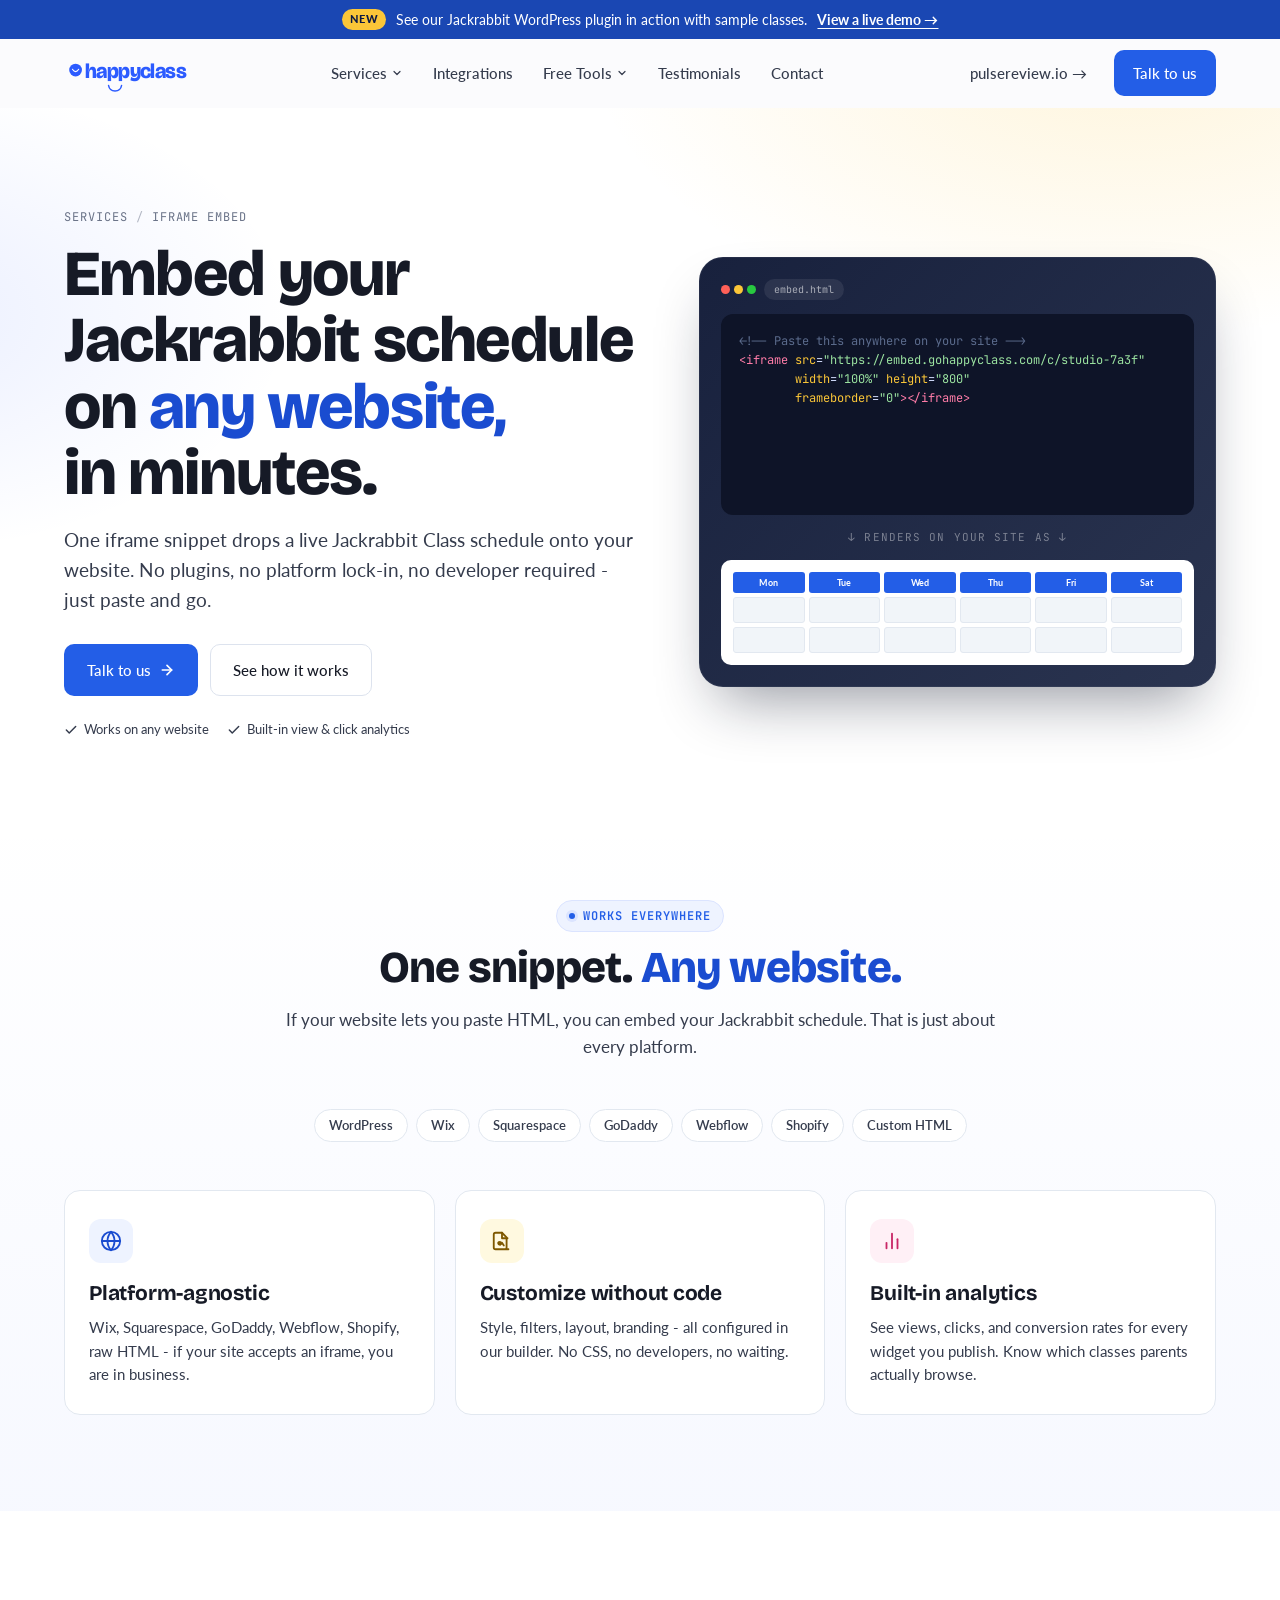
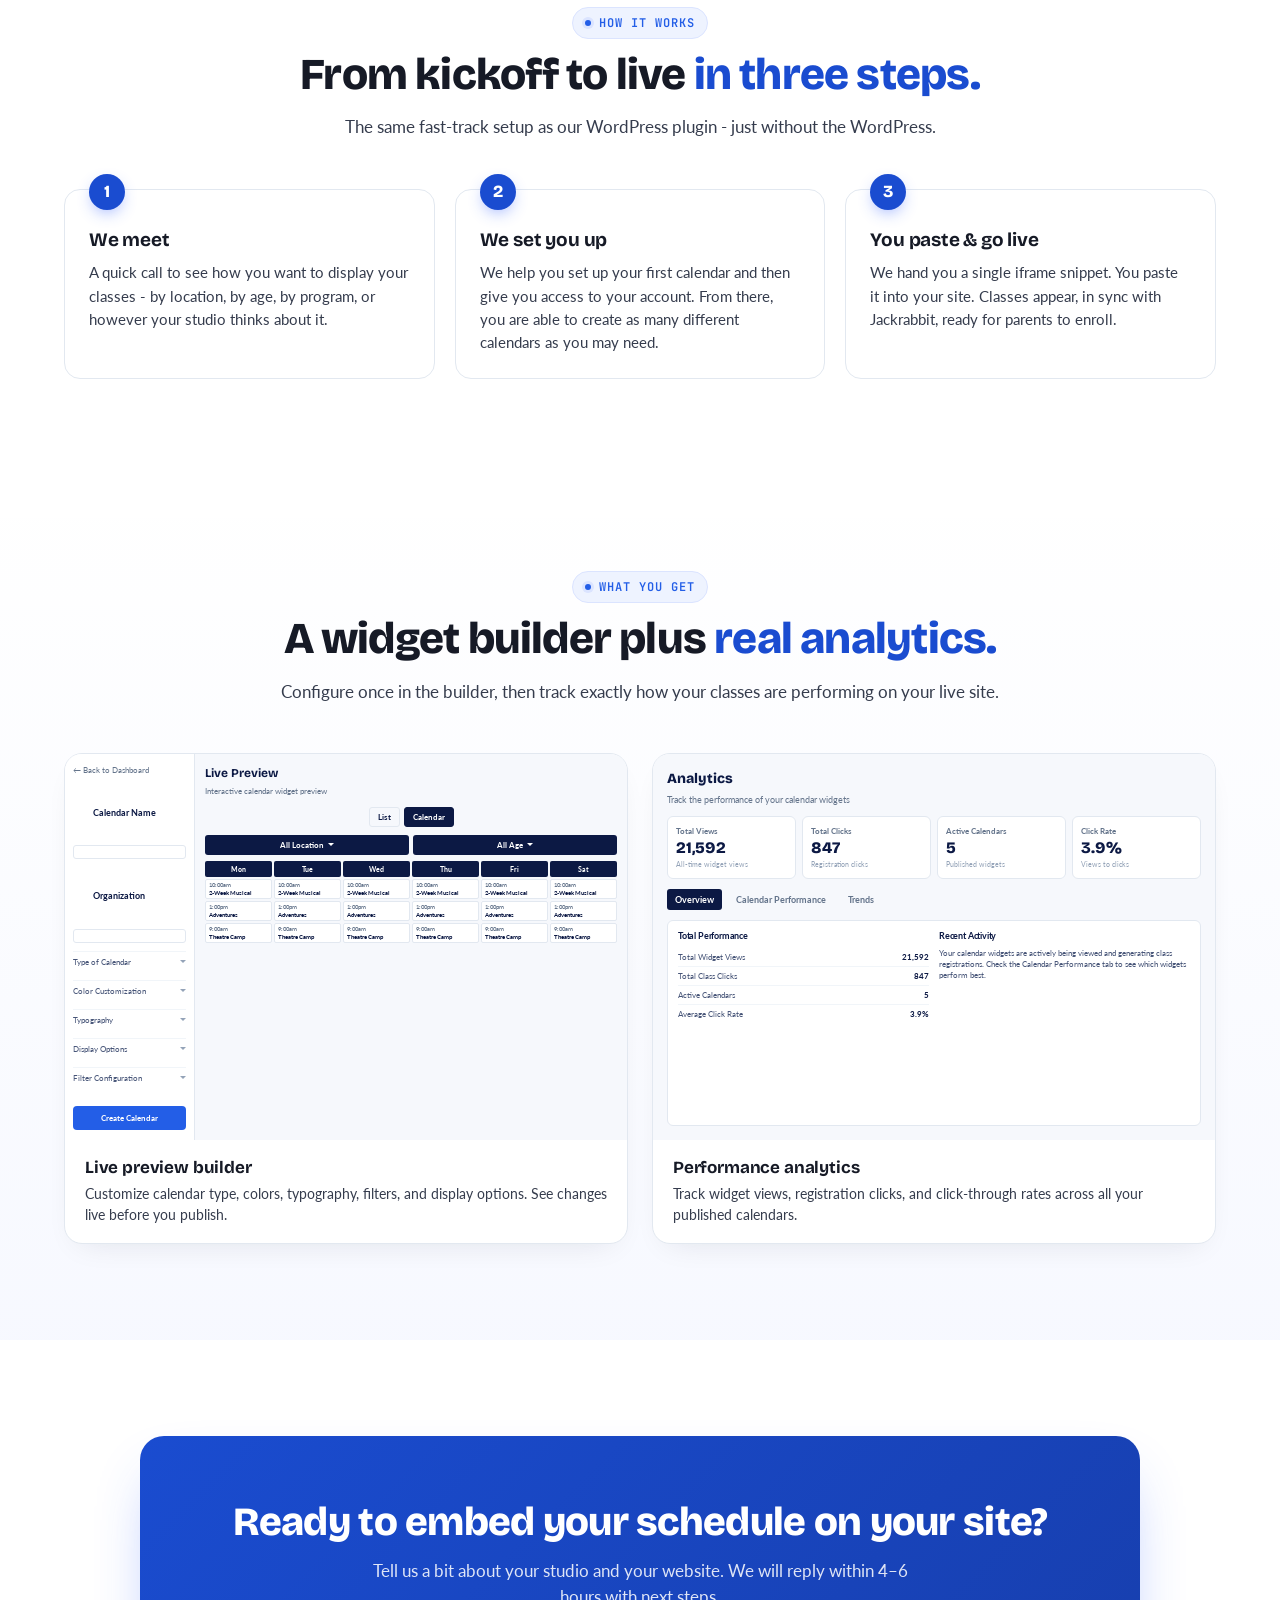
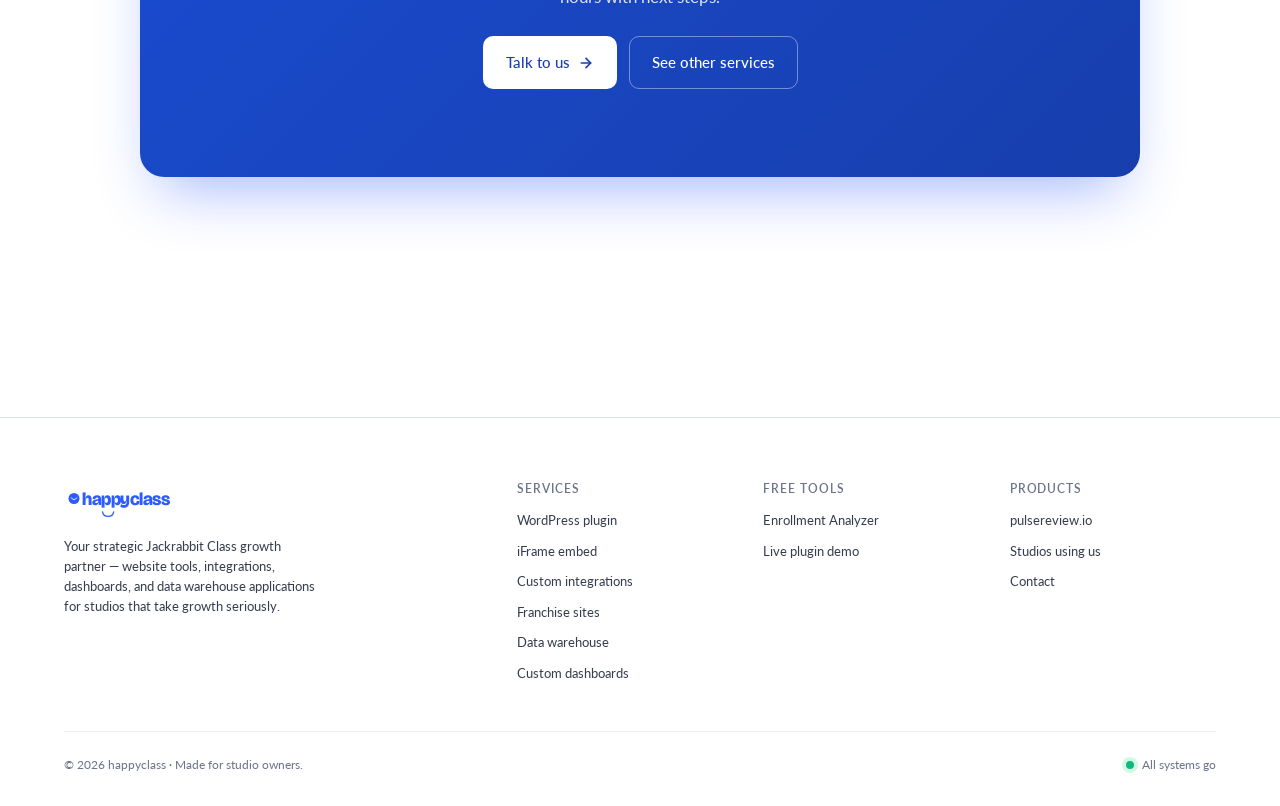
<file: services/iframe-embed/index.html>
<!DOCTYPE html>
<html lang="en">
<head>
<meta charset="utf-8">
<meta name="viewport" content="width=device-width, initial-scale=1">
<title>iFrame embed for any website - happyclass</title>
<meta name="description" content="Add a live Jackrabbit Class schedule to any website with a single iframe snippet. Works on Wix, Squarespace, GoDaddy, Webflow, WordPress, or anywhere HTML lives - no plugin, no coding.">
<meta name="theme-color" content="#235EE7">
<link rel="icon" type="image/svg+xml" href='data:image/svg+xml;utf8,<svg xmlns="http://www.w3.org/2000/svg" viewBox="0 0 400 400"><rect width="400" height="400" rx="80" fill="%23235EE7"/><path d="M 110 175 Q 200 280 290 175" fill="none" stroke="%23ffffff" stroke-width="34" stroke-linecap="round"/><circle cx="200" cy="120" r="14" fill="%23fbc638"/></svg>'>
<meta property="og:title" content="iFrame embed for any website - happyclass">
<meta property="og:description" content="Add a live Jackrabbit Class schedule to any website with a single iframe snippet. Works on Wix, Squarespace, GoDaddy, Webflow, WordPress, or anywhere HTML lives - no plugin, no coding.">
<meta property="og:type" content="website">

<link rel="preconnect" href="https://fonts.googleapis.com">
<link rel="preconnect" href="https://fonts.gstatic.com" crossorigin>
<link href="https://fonts.googleapis.com/css2?family=Bricolage+Grotesque:opsz,wght@12..96,400;12..96,500;12..96,600;12..96,700;12..96,800&family=Lato:wght@300;400;700;900&family=JetBrains+Mono:wght@400;500;600&display=swap" rel="stylesheet">

<style>
/* ============================================================
   happyclass — design tokens
   colors_and_type.css

   Adapted from pulsereview's design language (Geist sans +
   Bricolage Grotesque display + JetBrains Mono), tuned to
   happyclass's existing brand blue (#235EE7) and the playful
   "kids' classes" audience: gymnastics, dance, swim, music, cheer.
   ============================================================ */

/* google fonts — load once at the top of every doc */
:root {
  /* ----------------------------------------
     happy blue — primary brand color
     anchored on the gohappyclass site blue
     (#235EE7), tonal scale built around it
     ---------------------------------------- */
  --happy-50:  #eef3ff;
  --happy-100: #dbe4ff;
  --happy-200: #b9caff;
  --happy-300: #8da9ff;
  --happy-400: #5b85f5;
  --happy-500: #235ee7;  /* primary — site theme color */
  --happy-600: #1a4cd0;
  --happy-700: #173eac;
  --happy-800: #16358a;
  --happy-900: #142d6e;
  --happy-950: #0c1944;

  /* ----------------------------------------
     accent — sunshine / playful warmth
     used SPARINGLY: stars, badges, kid-energy
     moments (the "happy" in happyclass).
     buttercup yellow — no orange undertones.
     ---------------------------------------- */
  --sun-50:  #fff9e0;
  --sun-100: #ffefb0;
  --sun-200: #ffe177;
  --sun-300: #ffd23f;
  --sun-400: #fbc638;   /* primary accent — clean yellow */
  --sun-500: #e2a900;
  --sun-600: #b88200;
  --sun-700: #7e5800;

  /* blossom — secondary warm accent. soft pink, no orange. */
  --blossom-50:  #fff0f6;
  --blossom-100: #ffdcea;
  --blossom-200: #ffbcd5;
  --blossom-300: #ff96bb;
  --blossom-400: #ff70a1;   /* primary blossom */
  --blossom-500: #ed4683;
  --blossom-600: #c92766;

  /* coral alias kept for back-compat — same as blossom */
  --coral-50:  var(--blossom-50);
  --coral-100: var(--blossom-100);
  --coral-200: var(--blossom-200);
  --coral-300: var(--blossom-300);
  --coral-400: var(--blossom-400);
  --coral-500: var(--blossom-500);
  --coral-600: var(--blossom-600);

  /* ----------------------------------------
     semantic colors
     ---------------------------------------- */
  --mint-50:  #ecfdf5; --mint-100: #d1fae5; --mint-200: #a7f3d0;
  --mint-300: #6ee7b7; --mint-400: #34d399; --mint-500: #10b981;
  --mint-600: #059669; --mint-700: #047857;

  --amber-50: #fffbeb; --amber-100: #fef3c7; --amber-300: #fcd34d;
  --amber-400: #fbbf24; --amber-500: #f59e0b; --amber-600: #d97706;
  --amber-700: #b45309;

  --rose-50:  #fff1f2; --rose-100: #ffe4e6; --rose-400: #fb7185;
  --rose-500: #f43f5e; --rose-600: #e11d48; --rose-700: #be123c;

  /* ----------------------------------------
     slate — neutrals (cool, slightly blue)
     ---------------------------------------- */
  --slate-0:   #ffffff;
  --slate-25:  #fafbfd;
  --slate-50:  #f4f6fb;
  --slate-100: #ecf0f7;
  --slate-200: #dde3ee;
  --slate-300: #c3cbdb;
  --slate-400: #98a2b8;
  --slate-500: #6a7388;
  --slate-600: #4b5468;
  --slate-700: #353c4d;
  --slate-800: #232838;
  --slate-900: #161a26;
  --slate-950: #0c0f18;

  /* ----------------------------------------
     semantic tokens — USE THESE in components
     (don't reach for the raw scale)
     ---------------------------------------- */
  --bg-app:     var(--slate-25);
  --bg-surface: var(--slate-0);
  --bg-sunken:  var(--slate-50);
  --bg-inverse: var(--slate-900);

  --fg-1: var(--slate-900);   /* primary text */
  --fg-2: var(--slate-700);   /* body */
  --fg-3: var(--slate-500);   /* muted */
  --fg-4: var(--slate-400);   /* hint */
  --fg-inverse: var(--slate-0);

  --brand:         var(--happy-500);
  --brand-hover:   var(--happy-600);
  --brand-pressed: var(--happy-700);
  --brand-fg:      var(--slate-0);
  --brand-tint:    var(--happy-50);

  --accent:        var(--sun-400);
  --accent-tint:   var(--sun-50);

  --success:       var(--mint-500);
  --success-tint:  var(--mint-50);
  --warning:       var(--amber-500);
  --warning-tint:  var(--amber-50);
  --danger:        var(--rose-500);
  --danger-tint:   var(--rose-50);

  --border-subtle: var(--slate-100);
  --border:        var(--slate-200);
  --border-strong: var(--slate-300);

  /* ----------------------------------------
     typography
     ---------------------------------------- */
  --font-sans:    "Geist", ui-sans-serif, system-ui, -apple-system, "Segoe UI", sans-serif;
  --font-display: "Bricolage Grotesque", "Geist", ui-sans-serif, system-ui, sans-serif;
  --font-mono:    "JetBrains Mono", ui-monospace, "SF Mono", Menlo, monospace;

  /* type scale (px) */
  --text-2xs: 11px;
  --text-xs:  12px;
  --text-sm:  13px;
  --text-md:  15px;
  --text-lg:  17px;
  --text-xl:  20px;
  --text-2xl: 24px;
  --text-3xl: 30px;
  --text-4xl: 38px;
  --text-5xl: 48px;
  --text-6xl: 64px;
  --text-7xl: 84px;

  /* line heights */
  --lh-tight: 1.05;
  --lh-snug:  1.2;
  --lh-base:  1.5;
  --lh-loose: 1.65;

  /* letter spacing */
  --tracking-tight: -0.02em;
  --tracking-snug:  -0.01em;
  --tracking-wide:   0.08em;

  /* ----------------------------------------
     spacing — 4px base
     ---------------------------------------- */
  --space-1:  4px;
  --space-2:  8px;
  --space-3:  12px;
  --space-4:  16px;
  --space-5:  20px;
  --space-6:  24px;
  --space-7:  32px;
  --space-8:  40px;
  --space-9:  48px;
  --space-10: 64px;
  --space-11: 80px;
  --space-12: 96px;
  --space-13: 128px;

  /* ----------------------------------------
     radii — soft, friendly, mid-rounding
     ---------------------------------------- */
  --radius-xs:   4px;
  --radius-sm:   6px;
  --radius-md:   10px;
  --radius-lg:   14px;
  --radius-xl:   20px;
  --radius-2xl:  28px;
  --radius-full: 999px;

  /* ----------------------------------------
     shadows — cool-blue tinted, never gray
     ---------------------------------------- */
  --shadow-xs: 0 1px 2px rgba(20,45,110,.05);
  --shadow-sm: 0 1px 2px rgba(20,45,110,.06), 0 1px 3px rgba(20,45,110,.05);
  --shadow-md: 0 4px 6px -2px rgba(20,45,110,.06), 0 8px 16px -4px rgba(20,45,110,.08);
  --shadow-lg: 0 12px 16px -4px rgba(20,45,110,.08), 0 24px 48px -12px rgba(20,45,110,.18);
  --shadow-xl: 0 24px 48px -12px rgba(20,45,110,.22), 0 48px 96px -24px rgba(20,45,110,.18);
  --ring-focus: 0 0 0 3px rgba(35,94,231,.28);

  /* ----------------------------------------
     motion
     ---------------------------------------- */
  --ease-out:    cubic-bezier(0.22, 1, 0.36, 1);
  --ease-spring: cubic-bezier(0.34, 1.56, 0.64, 1);
  --duration-fast: 120ms;
  --duration-base: 180ms;
  --duration-slow: 280ms;
}

/* ============================================================
   base — semantic typography
   ============================================================ */
*, *::before, *::after { box-sizing: border-box; }

html {
  font-family: var(--font-sans);
  color: var(--fg-1);
  -webkit-font-smoothing: antialiased;
  scroll-behavior: smooth;
}
body {
  margin: 0;
  background: var(--bg-app);
  font-size: var(--text-md);
  line-height: var(--lh-base);
}

h1, h2, h3, h4, h5, h6 {
  font-family: var(--font-display);
  font-weight: 700;
  letter-spacing: var(--tracking-tight);
  color: var(--fg-1);
  margin: 0;
  text-wrap: balance;
}
h1 { font-size: var(--text-6xl); line-height: var(--lh-tight); }
h2 { font-size: var(--text-5xl); line-height: var(--lh-tight); }
h3 { font-size: var(--text-3xl); line-height: var(--lh-snug); letter-spacing: var(--tracking-snug); }
h4 { font-size: var(--text-xl);  line-height: var(--lh-snug); letter-spacing: var(--tracking-snug); font-weight: 600; }
h5 { font-size: var(--text-lg);  line-height: var(--lh-snug); font-weight: 600; font-family: var(--font-sans); }
h6 { font-size: var(--text-md);  line-height: var(--lh-snug); font-weight: 600; font-family: var(--font-sans); }

p { margin: 0; }
p.lede   { font-size: var(--text-lg); color: var(--fg-2); line-height: var(--lh-loose); text-wrap: pretty; }
p.body   { font-size: var(--text-md); color: var(--fg-2); }
p.small  { font-size: var(--text-sm); color: var(--fg-3); }
p.micro  { font-size: var(--text-xs); color: var(--fg-3); }

a {
  color: var(--brand);
  text-decoration: none;
  transition: color var(--duration-fast) var(--ease-out);
}
a:hover { color: var(--brand-hover); }

code, kbd, samp, pre {
  font-family: var(--font-mono);
  font-size: 0.92em;
}

::selection { background: var(--happy-200); color: var(--fg-1); }
img, svg { display: block; max-width: 100%; }
button { font: inherit; }

/* ----------------------------------------
   utilities used across cards/UI kits
   ---------------------------------------- */
.eyebrow {
  display: inline-flex;
  align-items: center;
  gap: var(--space-2);
  font-family: var(--font-mono);
  font-size: var(--text-xs);
  font-weight: 600;
  text-transform: uppercase;
  letter-spacing: var(--tracking-wide);
  color: var(--brand);
  padding: 6px 12px;
  background: var(--brand-tint);
  border-radius: var(--radius-full);
  border: 1px solid var(--happy-100);
}
.eyebrow .dot {
  width: 6px; height: 6px;
  border-radius: 999px;
  background: var(--brand);
  box-shadow: 0 0 0 3px var(--happy-100);
}

.stars { color: var(--sun-400); letter-spacing: 1px; }
.mono  { font-family: var(--font-mono); }

/* ==== block separator ==== */

/* marketing UI kit — uses tokens from ../../colors_and_type.css */

.container { max-width: 1200px; margin: 0 auto; padding: 0 var(--space-6); }

/* ============================================================
   NAV
   ============================================================ */
.hc-nav-wrap {
  position: sticky; top: 0; z-index: 50;
  background: rgba(250, 251, 253, 0.8);
  backdrop-filter: blur(12px); -webkit-backdrop-filter: blur(12px);
  border-bottom: 1px solid transparent;
  transition: background var(--duration-fast) var(--ease-out), border-color var(--duration-fast) var(--ease-out);
}
.hc-nav-wrap.scrolled { background: rgba(255, 255, 255, 0.92); border-bottom-color: var(--border); }
.hc-nav { display: flex; align-items: center; justify-content: space-between; height: 68px; }
.hc-brand { display: flex; align-items: center; gap: 10px; }
.hc-brand img { height: 28px; width: auto; }
.hc-nav-links { display: flex; align-items: center; gap: 2px; }
.hc-nav-links a {
  color: var(--fg-2); font-size: var(--text-md); font-weight: 500;
  padding: 8px 14px; border-radius: var(--radius-sm);
  transition: background var(--duration-fast) var(--ease-out), color var(--duration-fast) var(--ease-out);
}
.hc-nav-links a:hover { background: var(--bg-sunken); color: var(--fg-1); }
.hc-nav-cta { display: flex; align-items: center; gap: var(--space-2); }

.hc-btn {
  display: inline-flex; align-items: center; gap: var(--space-2);
  padding: 11px 18px; border-radius: var(--radius-md);
  font-family: var(--font-sans); font-weight: 500; font-size: var(--text-md);
  border: 1px solid transparent; cursor: pointer;
  transition: background var(--duration-fast) var(--ease-out),
              border-color var(--duration-fast) var(--ease-out),
              color var(--duration-fast) var(--ease-out),
              box-shadow var(--duration-fast) var(--ease-out);
  text-decoration: none;
}
.hc-btn:focus-visible { outline: none; box-shadow: var(--ring-focus); }
.hc-btn-primary   { background: var(--brand); color: var(--brand-fg); }
.hc-btn-primary:hover { background: var(--brand-hover); color: #fff; }
.hc-btn-primary:active { background: var(--brand-pressed); }
.hc-btn-secondary { background: var(--bg-surface); border-color: var(--border); color: var(--fg-1); }
.hc-btn-secondary:hover { background: var(--bg-sunken); border-color: var(--border-strong); }
.hc-btn-ghost { background: transparent; color: var(--fg-2); }
.hc-btn-ghost:hover { background: var(--bg-sunken); color: var(--fg-1); }
.hc-btn-lg { padding: 14px 22px; }
.hc-btn svg { width: 16px; height: 16px; }

/* ============================================================
   HERO
   ============================================================ */
.hc-hero { position: relative; padding: var(--space-12) 0 var(--space-11); overflow: hidden; }
.hc-hero::before {
  content: ""; position: absolute; inset: 0; z-index: 0;
  background: radial-gradient(60% 50% at 70% 0%, var(--happy-50) 0%, transparent 60%),
              radial-gradient(40% 40% at 10% 30%, var(--coral-50) 0%, transparent 70%);
}
.hc-hero .container { position: relative; z-index: 1; }
.hc-hero-grid { display: grid; grid-template-columns: 1.05fr 1fr; gap: var(--space-10); align-items: center; }
.hc-hero h1 {
  font-family: var(--font-display); font-weight: 700;
  font-size: var(--text-6xl); letter-spacing: var(--tracking-tight);
  line-height: 1.02; color: var(--fg-1);
  margin: var(--space-5) 0 var(--space-5); text-wrap: balance;
}
.hc-hero h1 .accent { color: var(--brand); }
.hc-hero .lede {
  font-size: var(--text-lg); line-height: 1.55; color: var(--fg-2);
  max-width: 52ch; margin-bottom: var(--space-7);
}
.hc-hero .lede strong { color: var(--fg-1); font-weight: 600; }
.hc-hero-ctas { display: flex; flex-wrap: wrap; gap: var(--space-3); align-items: center; }
.hc-hero-micro {
  margin-top: var(--space-5); display: flex; flex-wrap: wrap; gap: var(--space-5);
  font-size: var(--text-sm); color: var(--fg-3);
}
.hc-hero-micro span { display: inline-flex; align-items: center; gap: 6px; }
.hc-hero-micro svg { width: 14px; height: 14px; color: var(--mint-500); }
.hc-hero-foot {
  margin-top: var(--space-5); font-size: var(--text-xs); color: var(--fg-3); font-family: var(--font-mono);
}

/* hero visual — embed widget preview floating */
.hc-hero-visual { position: relative; min-height: 480px; }
.hc-hero-card {
  position: absolute; background: #fff;
  border: 1px solid var(--border); border-radius: var(--radius-lg);
  box-shadow: var(--shadow-lg); padding: var(--space-5);
}
.hc-hero-card.dash {
  inset: 0px 60px auto auto; width: 360px;
  transform: rotate(-2deg);
}
.hc-hero-card.qa {
  bottom: 8px; left: 0; width: 320px; padding: var(--space-4);
  transform: rotate(2deg);
}
.hc-hero-card.toast {
  top: 250px; right: 8px; width: 280px; padding: 14px 16px;
  display: flex; align-items: center; gap: 12px;
  border-left: 3px solid var(--success);
  animation: hc-toast-in 600ms var(--ease-spring) 400ms both;
}
@keyframes hc-toast-in {
  from { transform: translateY(8px) rotate(0); opacity: 0; }
  to   { transform: translateY(0) rotate(-1deg); opacity: 1; }
}
.hc-toast-icon {
  width: 32px; height: 32px; border-radius: 999px;
  background: var(--mint-50); color: var(--mint-600);
  display: flex; align-items: center; justify-content: center; flex: none;
}
.hc-toast-icon svg { width: 18px; height: 18px; }
.hc-toast-text { font-size: var(--text-sm); }
.hc-toast-text strong { display: block; font-weight: 600; color: var(--fg-1); }
.hc-toast-text span { color: var(--fg-3); font-size: var(--text-xs); }

.hc-dash-head { display: flex; align-items: center; justify-content: space-between; margin-bottom: var(--space-3); }
.hc-dash-title { font-family: var(--font-mono); font-size: var(--text-xs); color: var(--fg-3); text-transform: uppercase; letter-spacing: 0.08em; font-weight: 600; }
.hc-mini-grid { display: grid; grid-template-columns: repeat(7, 1fr); gap: 3px; background: var(--slate-900); padding: 6px; border-radius: 8px; }
.hc-mini-day { font-family: var(--font-sans); font-size: 9px; font-weight: 600; color: var(--slate-300); text-align: center; padding: 3px 0; }
.hc-mini-slot { font-family: var(--font-sans); font-size: 8px; font-weight: 600; padding: 3px 2px; border-radius: 3px; color: var(--slate-300); background: var(--slate-700); text-align: center; }
.hc-mini-slot.a { background: var(--happy-300); color: var(--happy-950); }
.hc-mini-slot.b { background: var(--coral-300); color: #4a1a0a; }
.hc-mini-slot.s { background: var(--sun-400); color: #fff; }

.hc-qa-row { display: flex; align-items: center; justify-content: space-between; padding: 10px 12px; background: var(--sun-400); color: #fff; border-radius: 8px; font-family: var(--font-sans); font-size: 13px; font-weight: 500; }
.hc-qa-row + .hc-qa-row { margin-top: 6px; }
.hc-qa-row strong { font-weight: 600; }
.hc-qa-cta { display: flex; justify-content: center; padding: 8px; margin-top: 8px; background: var(--happy-50); border-radius: 8px; }
.hc-qa-cta button { background: var(--happy-700); color: #fff; border: none; padding: 8px 16px; border-radius: 6px; font-family: var(--font-sans); font-weight: 600; font-size: 12px; cursor: pointer; }

@media (max-width: 980px) {
  .hc-hero { padding: var(--space-10) 0; }
  .hc-hero-grid { grid-template-columns: 1fr; gap: var(--space-9); }
  .hc-hero h1 { font-size: var(--text-5xl); }
  .hc-hero-visual { min-height: 380px; }
}
@media (max-width: 520px) {
  .hc-hero h1 { font-size: var(--text-4xl); }
  .hc-hero-visual { display: none; }
}

/* ============================================================
   SECTIONS
   ============================================================ */
.hc-section { padding: var(--space-12) 0; }
.hc-section-head { max-width: 680px; margin: 0 auto var(--space-9); text-align: center; }
.hc-section-head h2 {
  font-family: var(--font-display); font-weight: 700;
  font-size: var(--text-5xl); letter-spacing: -0.02em; line-height: 1.05;
  color: var(--fg-1); margin-top: var(--space-4); text-wrap: balance;
}
.hc-section-head h2 .accent { color: var(--brand); }
.hc-section-head p {
  font-size: var(--text-lg); color: var(--fg-2); margin-top: var(--space-4);
  line-height: 1.55; max-width: 56ch; margin-left: auto; margin-right: auto; text-wrap: pretty;
}

/* features */
.hc-features { display: grid; grid-template-columns: repeat(2, 1fr); gap: var(--space-6); }
.hc-feature {
  display: grid; grid-template-columns: 1fr 1fr; gap: var(--space-7);
  align-items: center; background: var(--bg-surface);
  border: 1px solid var(--border); border-radius: var(--radius-xl);
  padding: var(--space-7); overflow: hidden;
  transition: box-shadow var(--duration-base) var(--ease-out),
              transform var(--duration-base) var(--ease-out),
              border-color var(--duration-base) var(--ease-out);
}
.hc-feature:hover { box-shadow: var(--shadow-md); border-color: var(--border-strong); transform: translateY(-2px); }
.hc-feature.flip { grid-template-columns: 1fr 1fr; }
.hc-feature .copy { padding: 0; }
.hc-feature-icon {
  display: inline-flex; align-items: center; justify-content: center;
  width: 40px; height: 40px; border-radius: var(--radius-md);
  background: var(--brand-tint); color: var(--brand); margin-bottom: var(--space-4);
}
.hc-feature-icon.coral { background: var(--coral-50); color: var(--coral-500); }
.hc-feature-icon.sun { background: var(--sun-50); color: var(--sun-600); }
.hc-feature-icon.mint { background: var(--mint-50); color: var(--mint-600); }
.hc-feature-icon svg { width: 20px; height: 20px; }
.hc-feature h3 { font-family: var(--font-display); font-weight: 700; font-size: var(--text-2xl); letter-spacing: -0.01em; line-height: 1.15; color: var(--fg-1); margin-bottom: var(--space-3); text-wrap: balance; }
.hc-feature p { font-size: var(--text-md); color: var(--fg-2); line-height: 1.55; text-wrap: pretty; }
.hc-feature .visual { display: flex; justify-content: center; align-items: center; min-height: 220px; }
.hc-feature .visual > * { width: 100%; }

@media (max-width: 880px) {
  .hc-features { grid-template-columns: 1fr; }
  .hc-feature, .hc-feature.flip { grid-template-columns: 1fr; }
  .hc-feature .visual { order: -1; }
}

/* compatibility row */
.hc-compat {
  background: var(--bg-surface); border-top: 1px solid var(--border-subtle); border-bottom: 1px solid var(--border-subtle);
  padding: var(--space-8) 0;
}
.hc-compat-inner { display: flex; align-items: center; justify-content: space-between; gap: var(--space-7); flex-wrap: wrap; }
.hc-compat-head { display: flex; flex-direction: column; gap: var(--space-1); max-width: 360px; }
.hc-compat-head .label { font-family: var(--font-mono); font-size: var(--text-xs); font-weight: 600; text-transform: uppercase; letter-spacing: 0.08em; color: var(--fg-3); }
.hc-compat-head .title { font-family: var(--font-display); font-size: var(--text-xl); font-weight: 700; letter-spacing: -0.01em; color: var(--fg-1); }
.hc-platforms { display: flex; gap: var(--space-4); flex-wrap: wrap; }
.hc-platform {
  display: inline-flex; align-items: center; gap: 10px; padding: 10px 16px;
  background: var(--bg-sunken); border: 1px solid var(--border-subtle);
  border-radius: var(--radius-md); font-family: var(--font-sans);
  font-size: var(--text-sm); color: var(--fg-1); font-weight: 500;
}
.hc-platform .dot { width: 8px; height: 8px; border-radius: 999px; }

/* testimonials */
.hc-testimonials { display: grid; grid-template-columns: repeat(2, 1fr); gap: var(--space-5); }
.hc-testimonial {
  background: var(--bg-surface); border: 1px solid var(--border);
  border-radius: var(--radius-lg); padding: var(--space-7);
  display: flex; flex-direction: column; gap: var(--space-4);
}
.hc-testimonial .stars { color: var(--sun-400); letter-spacing: 2px; font-size: var(--text-lg); }
.hc-testimonial blockquote { font-family: var(--font-display); font-weight: 500; font-size: var(--text-xl); line-height: 1.35; color: var(--fg-1); margin: 0; letter-spacing: -0.01em; text-wrap: pretty; }
.hc-testimonial .who { display: flex; align-items: center; gap: 12px; margin-top: auto; }
.hc-testimonial .avatar { width: 40px; height: 40px; border-radius: 999px; background: linear-gradient(135deg, var(--happy-300), var(--coral-300)); color: #fff; display: flex; align-items: center; justify-content: center; font-weight: 600; font-size: 14px; }
.hc-testimonial .name { display: flex; flex-direction: column; }
.hc-testimonial .name strong { font-family: var(--font-sans); font-weight: 600; font-size: var(--text-sm); color: var(--fg-1); }
.hc-testimonial .name span { font-family: var(--font-sans); font-size: var(--text-xs); color: var(--fg-3); }

@media (max-width: 760px) { .hc-testimonials { grid-template-columns: 1fr; } }

/* final cta */
.hc-cta {
  position: relative; overflow: hidden;
  background: radial-gradient(80% 100% at 50% 0%, var(--happy-600) 0%, var(--happy-800) 100%);
  border-radius: var(--radius-2xl); padding: var(--space-12) var(--space-9);
  text-align: center; color: #fff;
}
.hc-cta::before {
  content: ""; position: absolute; inset: 0; opacity: 0.2; pointer-events: none;
  background: url("data:image/svg+xml;utf8,<svg xmlns='http://www.w3.org/2000/svg' viewBox='0 0 400 200'><path d='M0 100 Q60 60 120 100 T240 100 T360 100 T480 100' fill='none' stroke='%23ffffff' stroke-width='2' stroke-linecap='round' opacity='0.7'/><path d='M0 110 Q60 70 120 110 T240 110 T360 110 T480 110' fill='none' stroke='%23ffa517' stroke-width='2' stroke-linecap='round' opacity='0.6'/><path d='M140 130 Q200 170 260 130' fill='none' stroke='%23ffa517' stroke-width='3' stroke-linecap='round'/></svg>") center / cover no-repeat;
}
.hc-cta > * { position: relative; }
.hc-cta h2 { font-family: var(--font-display); font-weight: 700; font-size: var(--text-5xl); letter-spacing: -0.02em; line-height: 1.05; color: #fff; text-wrap: balance; }
.hc-cta p { margin-top: var(--space-4); font-size: var(--text-lg); color: rgba(255, 255, 255, 0.85); max-width: 50ch; margin-left: auto; margin-right: auto; }
.hc-cta-actions { margin-top: var(--space-7); display: flex; gap: var(--space-3); justify-content: center; flex-wrap: wrap; }
.hc-cta .hc-btn-primary { background: #fff; color: var(--brand); }
.hc-cta .hc-btn-primary:hover { background: var(--slate-50); }
.hc-cta .hc-btn-secondary { background: transparent; border-color: rgba(255, 255, 255, 0.4); color: #fff; }
.hc-cta .hc-btn-secondary:hover { background: rgba(255, 255, 255, 0.1); border-color: rgba(255, 255, 255, 0.6); }
.hc-cta-micro { margin-top: var(--space-5); font-size: var(--text-sm); color: rgba(255, 255, 255, 0.7); }

/* footer */
.hc-footer { padding: var(--space-10) 0 var(--space-7); border-top: 1px solid var(--border); margin-top: var(--space-12); }
.hc-footer-top { display: grid; grid-template-columns: 2fr 1fr 1fr 1fr; gap: var(--space-8); margin-bottom: var(--space-9); }
.hc-footer-col h4 { font-family: var(--font-sans); font-size: var(--text-xs); font-weight: 600; text-transform: uppercase; letter-spacing: 0.08em; color: var(--fg-3); margin-bottom: var(--space-3); }
.hc-footer-col ul { list-style: none; padding: 0; margin: 0; display: flex; flex-direction: column; gap: var(--space-2); }
.hc-footer-col a { color: var(--fg-2); font-size: var(--text-sm); }
.hc-footer-col a:hover { color: var(--brand); }
.hc-footer-pitch { color: var(--fg-2); font-size: var(--text-sm); line-height: 1.55; max-width: 32ch; margin-top: var(--space-4); }
.hc-footer-bottom { display: flex; align-items: center; justify-content: space-between; gap: var(--space-5); padding-top: var(--space-6); border-top: 1px solid var(--border-subtle); flex-wrap: wrap; font-size: var(--text-xs); color: var(--fg-3); }
.hc-footer-bottom .health { display: flex; align-items: center; gap: 8px; }
.hc-footer-bottom .health .dot { width: 8px; height: 8px; border-radius: 999px; background: var(--success); box-shadow: 0 0 0 4px var(--mint-100); animation: hc-pulse 2s var(--ease-out) infinite; }
@keyframes hc-pulse { 0%, 100% { opacity: 1; } 50% { opacity: 0.55; } }
@media (max-width: 760px) { .hc-footer-top { grid-template-columns: 1fr 1fr; } }

/* ==== block separator ==== */

  body { background: var(--bg-app); }
  main { padding-bottom: var(--space-9); }

/* ==== block separator ==== */

/* extra (revised site) */
/* ============================================================
   happyclass — supplemental styles for revised marketing site
   - Services grid
   - Contact form (web3forms)
   ============================================================ */

/* Services grid */
.hc-services-grid {
  display: grid;
  grid-template-columns: repeat(3, 1fr);
  gap: var(--space-6, 24px);
  margin-top: var(--space-8, 32px);
}
@media (max-width: 980px) {
  .hc-services-grid { grid-template-columns: repeat(2, 1fr); }
}
@media (max-width: 640px) {
  .hc-services-grid { grid-template-columns: 1fr; }
}

.hc-service-card {
  background: #fff;
  border: 1px solid var(--border, #e5e7eb);
  border-radius: 14px;
  padding: 22px;
  box-shadow: var(--shadow-sm, 0 1px 2px rgba(0,0,0,0.04));
  display: flex;
  flex-direction: column;
  gap: 8px;
  transition: transform .15s ease, box-shadow .15s ease, border-color .15s ease;
}
.hc-service-card:hover {
  transform: translateY(-2px);
  box-shadow: var(--shadow-md, 0 4px 12px rgba(0,0,0,0.08));
  border-color: var(--happy-300, #93a8f5);
}
.hc-service-card h3 {
  font-family: var(--font-display, 'Bricolage Grotesque', serif);
  font-size: 20px;
  line-height: 1.2;
  color: var(--fg-1, #0c1944);
  margin: 4px 0 6px;
}
.hc-service-card p {
  font-family: var(--font-sans, -apple-system, sans-serif);
  font-size: 14px;
  line-height: 1.55;
  color: var(--fg-2, #475569);
  margin: 0 0 12px;
  flex: 1;
}
.hc-service-link {
  display: inline-flex;
  align-items: center;
  gap: 6px;
  font-family: var(--font-sans, -apple-system, sans-serif);
  font-weight: 600;
  font-size: 13px;
  color: var(--brand, #235EE7);
  text-decoration: none;
  margin-top: auto;
}
.hc-service-link svg {
  width: 14px;
  height: 14px;
  transition: transform .15s ease;
}
.hc-service-link:hover svg { transform: translateX(2px); }

/* Contact form */
.hc-form {
  display: flex;
  flex-direction: column;
  gap: 14px;
  max-width: 640px;
  margin: 28px auto 0;
  text-align: left;
}
.hc-form-row {
  display: grid;
  grid-template-columns: 1fr 1fr;
  gap: 14px;
}
@media (max-width: 640px) {
  .hc-form-row { grid-template-columns: 1fr; }
}
.hc-form label {
  display: flex;
  flex-direction: column;
  gap: 6px;
}
.hc-form label > span {
  font-family: var(--font-sans, -apple-system, sans-serif);
  font-size: 12px;
  font-weight: 600;
  color: rgba(255,255,255,0.85);
  text-transform: uppercase;
  letter-spacing: 0.06em;
}
.hc-form input[type="text"],
.hc-form input[type="email"],
.hc-form select,
.hc-form textarea {
  font-family: var(--font-sans, -apple-system, sans-serif);
  font-size: 14px;
  color: var(--fg-1, #0c1944);
  background: #fff;
  border: 1px solid rgba(255,255,255,0.3);
  border-radius: 10px;
  padding: 12px 14px;
  outline: none;
  transition: border-color .15s ease, box-shadow .15s ease;
}
.hc-form input:focus,
.hc-form select:focus,
.hc-form textarea:focus {
  border-color: var(--sun-400, #fbc638);
  box-shadow: 0 0 0 3px rgba(251,198,56,0.35);
}
.hc-form textarea { resize: vertical; min-height: 110px; }
.hc-form-error {
  background: rgba(220, 38, 38, 0.15);
  color: #fff;
  border: 1px solid rgba(220, 38, 38, 0.4);
  border-radius: 8px;
  padding: 10px 14px;
  font-family: var(--font-sans, -apple-system, sans-serif);
  font-size: 13px;
}
.hc-form-success {
  display: inline-flex;
  align-items: center;
  gap: 14px;
  background: rgba(255,255,255,0.12);
  border: 1px solid rgba(255,255,255,0.25);
  border-radius: 14px;
  padding: 20px 26px;
  margin: 24px auto 0;
  color: #fff;
  font-family: var(--font-sans, -apple-system, sans-serif);
}
.hc-form-success svg {
  width: 28px;
  height: 28px;
  color: var(--sun-400, #fbc638);
  flex: none;
}
.hc-form-success strong {
  display: block;
  font-family: var(--font-display, 'Bricolage Grotesque', serif);
  font-size: 18px;
  margin-bottom: 2px;
}
.hc-form-success span {
  display: block;
  font-size: 13px;
  opacity: 0.85;
}
.hc-form .hc-cta-actions { margin-top: 4px; justify-content: flex-start; }
.hc-form button[disabled] { opacity: 0.6; cursor: not-allowed; }




/* hide bundler splash if it ever appears (defense in depth) */
#__bundler_thumbnail, #__bundler_loading { display: none !important; }
.hc-form-error[hidden], .hc-form-error:empty { display: none; }
html { scroll-behavior: smooth; }
body { background: #fff; }
.hc-hero-card.toast .hc-toast-icon svg { width: 18px; height: 18px; color: var(--mint-500); }
.hc-feature-icon svg { width: 22px; height: 22px; }
.hc-btn svg { width: 16px; height: 16px; }

/* Body font override: Lato */
:root {
  --font-sans: "Lato", ui-sans-serif, system-ui, -apple-system, "Segoe UI", sans-serif;
}
body { font-family: var(--font-sans); }

/* Inline SVG logo sizing */
.hc-brand .hc-logo-svg { height: 44px; width: auto; display: block; }
.hc-footer-col .hc-logo-svg { height: 38px; width: auto; display: block; }

/* Style tel inputs identically to the existing text/email inputs */
.hc-form input[type="tel"] {
  font-family: var(--font-sans);
  font-size: 14px;
  color: var(--fg-1, #0c1944);
  background: #fff;
  border: 1px solid rgba(255,255,255,0.3);
  border-radius: 10px;
  padding: 12px 14px;
  outline: none;
  transition: border-color .15s ease, box-shadow .15s ease;
}
.hc-form input[type="tel"]:focus {
  border-color: var(--sun-400, #fbc638);
  box-shadow: 0 0 0 3px rgba(251,198,56,0.35);
}

/* ----------------- Free Tools dropdown ----------------- */
.hc-nav-dropdown { position: relative; display: inline-flex; align-items: center; }
.hc-nav-dropdown-trigger {
  display: inline-flex;
  align-items: center;
  gap: 4px;
  cursor: pointer;
  user-select: none;
}
.hc-nav-dropdown-trigger svg { width: 12px; height: 12px; transition: transform 0.15s; }
.hc-nav-dropdown:hover .hc-nav-dropdown-trigger svg,
.hc-nav-dropdown.open .hc-nav-dropdown-trigger svg { transform: rotate(180deg); }
.hc-nav-dropdown-menu {
  position: absolute;
  top: 100%;
  margin-top: 10px;
  left: 50%;
  transform: translateX(-50%) translateY(-6px);
  min-width: 240px;
  padding: 8px;
  background: #fff;
  border: 1px solid var(--border, #e5e7eb);
  border-radius: 12px;
  box-shadow: 0 12px 28px -8px rgba(15,23,42,0.15), 0 4px 10px -4px rgba(15,23,42,0.08);
  opacity: 0;
  visibility: hidden;
  pointer-events: none;
  transition: opacity 0.15s, transform 0.15s, visibility 0.15s;
  z-index: 60;
}
/* Invisible bridge across the visual gap so :hover doesn't break
   while the cursor traverses from trigger -> menu */
.hc-nav-dropdown-menu::before {
  content: '';
  position: absolute;
  top: -12px;
  left: 0;
  right: 0;
  height: 12px;
}
.hc-nav-dropdown:hover .hc-nav-dropdown-menu,
.hc-nav-dropdown.open .hc-nav-dropdown-menu {
  opacity: 1;
  visibility: visible;
  pointer-events: auto;
  transform: translateX(-50%) translateY(0);
}
.hc-nav-dropdown-menu a {
  display: flex;
  flex-direction: column;
  gap: 2px;
  padding: 10px 14px;
  border-radius: 8px;
  font-family: var(--font-sans);
  font-size: 14px;
  font-weight: 600;
  color: var(--fg-1, #0c1944);
  text-decoration: none;
  transition: background 0.12s, color 0.12s;
}
.hc-nav-dropdown-menu a:hover {
  background: var(--happy-50, #eef3ff);
  color: var(--brand, #235EE7);
}
.hc-nav-dropdown-menu a .desc {
  font-size: 12px;
  font-weight: 400;
  color: var(--fg-3, #64748b);
}
.hc-nav-dropdown-menu a.current {
  background: var(--happy-50, #eef3ff);
  color: var(--brand, #235EE7);
}
.hc-nav-dropdown-menu a.current::before {
  content: "● ";
  color: var(--brand);
  margin-right: 4px;
}
.hc-nav-dropdown-menu a.soon {
  color: var(--fg-3, #64748b);
  cursor: default;
}
.hc-nav-dropdown-menu a.soon:hover {
  background: transparent;
  color: var(--fg-3, #64748b);
}
.hc-nav-dropdown-menu a.soon .desc {
  font-style: italic;
  color: var(--fg-4, #94a3b8);
}

/* ---- Mobile menu (hamburger) ---- */
.hc-mobile-toggle {
  display: none;
  align-items: center;
  justify-content: center;
  background: transparent;
  border: 0;
  padding: 8px;
  margin: 0;
  cursor: pointer;
  color: var(--fg-1, #0c1944);
  border-radius: 8px;
  -webkit-tap-highlight-color: transparent;
}
.hc-mobile-toggle:hover { background: var(--bg-sunken, #f1f5f9); }
.hc-mobile-toggle svg { width: 26px; height: 26px; display: block; }
.hc-mobile-toggle .hc-icon-close { display: none; }
.hc-nav-wrap.menu-open .hc-mobile-toggle .hc-icon-bars { display: none; }
.hc-nav-wrap.menu-open .hc-mobile-toggle .hc-icon-close { display: block; }

.hc-mobile-scrim {
  display: none;
  position: fixed;
  inset: 0;
  background: rgba(15, 23, 42, 0.35);
  z-index: 49;
  opacity: 0;
  transition: opacity 0.2s ease;
  pointer-events: none;
}
.hc-nav-wrap.menu-open .hc-mobile-scrim {
  opacity: 1;
  pointer-events: auto;
}

@media (max-width: 860px) {
  /* backdrop-filter on .hc-nav-wrap would make it the containing block for fixed
     descendants (panel would position itself inside the 68px nav bar). Drop it
     on mobile and use a solid background instead. */
  .hc-nav-wrap {
    backdrop-filter: none;
    -webkit-backdrop-filter: none;
    background: #fff;
  }
  .hc-mobile-toggle { display: inline-flex; }
  .hc-mobile-scrim { display: block; }

  /* Hide CTA and nav links by default; slide in as a panel when open */
  .hc-nav-links,
  .hc-nav-cta {
    position: fixed;
    left: 0;
    right: 0;
    background: #fff;
    z-index: 50;
    transition: transform 0.28s ease;
  }
  .hc-nav-links {
    top: 68px;
    bottom: 0;
    flex-direction: column;
    align-items: stretch;
    gap: 0;
    /* Generous bottom padding so the last menu items scroll above the fixed CTA bar
       (which is taller than expected on devices with a bottom safe-area inset). */
    padding: 12px 18px calc(150px + env(safe-area-inset-bottom)) 18px;
    overflow-y: auto;
    overscroll-behavior: contain;
    transform: translateX(105%);
    -webkit-overflow-scrolling: touch;
  }
  .hc-nav-cta {
    bottom: 0;
    padding: 14px 18px calc(14px + env(safe-area-inset-bottom));
    border-top: 1px solid var(--border, #e2e8f0);
    flex-direction: column;
    gap: 8px;
    transform: translateX(105%);
    box-shadow: 0 -10px 24px -16px rgba(15, 23, 42, 0.12);
  }
  .hc-nav-wrap.menu-open .hc-nav-links,
  .hc-nav-wrap.menu-open .hc-nav-cta {
    transform: translateX(0);
  }
  .hc-nav-cta a {
    width: 100%;
    justify-content: center;
    text-align: center;
  }

  /* Flat nav items as stacked rows */
  .hc-nav-links > a {
    display: block;
    padding: 14px 6px;
    font-size: 16px;
    font-weight: 600;
    color: var(--fg-1, #0c1944);
    border-bottom: 1px solid var(--border, #e2e8f0);
  }

  /* Dropdowns become collapsible accordions */
  .hc-nav-dropdown { display: block; width: 100%; }
  .hc-nav-dropdown-trigger {
    display: flex;
    justify-content: space-between;
    align-items: center;
    width: 100%;
    padding: 14px 6px;
    font-size: 16px;
    font-weight: 600;
    color: var(--fg-1, #0c1944);
    border-bottom: 1px solid var(--border, #e2e8f0);
    border-radius: 0;
  }
  .hc-nav-dropdown-trigger svg { width: 14px; height: 14px; }
  .hc-nav-dropdown-menu {
    position: static;
    display: block;
    box-shadow: none;
    background: var(--bg-sunken, #f8fafc);
    border-radius: 0;
    border: 0;
    padding: 0;
    margin: 0 -18px;
    opacity: 1;
    transform: none;
    visibility: hidden;
    max-height: 0;
    overflow: hidden;
    transition: max-height 0.25s ease, visibility 0s 0.25s;
    min-width: 0;
  }
  .hc-nav-dropdown-menu::before { display: none; }
  .hc-nav-dropdown.open .hc-nav-dropdown-menu {
    visibility: visible;
    max-height: 900px;
    transform: none;
    left: auto;
    transition: max-height 0.3s ease, visibility 0s;
  }
  .hc-nav-dropdown-menu a {
    padding: 12px 24px;
    font-size: 14px;
    border-bottom: 1px solid var(--border, #e2e8f0);
    border-radius: 0;
  }
  .hc-nav-dropdown-menu a:last-child { border-bottom: 0; }

  /* Disable hover on touch — only explicit toggle should open */
  .hc-nav-dropdown:hover .hc-nav-dropdown-menu {
    visibility: hidden;
    max-height: 0;
  }
  .hc-nav-dropdown.open:hover .hc-nav-dropdown-menu {
    visibility: visible;
    max-height: 900px;
    transform: none;
    left: auto;
  }
  .hc-nav-dropdown:hover .hc-nav-dropdown-trigger svg,
  .hc-nav-dropdown.open .hc-nav-dropdown-trigger svg { transform: rotate(0deg); }
  .hc-nav-dropdown.open .hc-nav-dropdown-trigger svg { transform: rotate(180deg); }

  body.menu-locked { overflow: hidden; }
}

/* Hide the secondary eyebrow segment on very small screens */
@media (max-width: 480px) { .hc-hide-sm { display: none; } }


/* Re-declare base layout - inherits same structure as WP page so they look uniform. */
.wp-hero {
  padding: clamp(56px, 8vw, 96px) 0 clamp(40px, 6vw, 64px);
  background:
    radial-gradient(900px 500px at 88% -10%, rgba(251, 198, 56, 0.18), transparent 60%),
    radial-gradient(700px 400px at -10% 30%, rgba(44, 91, 255, 0.10), transparent 60%);
}
.wp-hero-grid { display: grid; grid-template-columns: 1.05fr 0.95fr; gap: clamp(32px, 5vw, 64px); align-items: center; }
@media (max-width: 900px) { .wp-hero-grid { grid-template-columns: 1fr; } }
.wp-hero h1 { font-family: var(--font-display); font-size: clamp(40px, 5.4vw, 64px); line-height: 1.04; letter-spacing: -0.022em; font-weight: 800; color: var(--fg-1, #0c1944); margin: 14px 0 18px; }
.wp-hero h1 .accent { color: var(--happy-600, #2C5BFF); }
.wp-hero .lede { font-family: var(--font-sans); font-size: clamp(17px, 1.6vw, 19px); line-height: 1.6; color: var(--fg-2, #475578); max-width: 58ch; margin: 0 0 28px; }
.wp-hero-ctas { display: flex; gap: 12px; flex-wrap: wrap; margin-bottom: 24px; }
.wp-hero-micro { display: flex; flex-wrap: wrap; gap: 18px; font-family: var(--font-sans); font-size: 13px; color: var(--fg-2, #475578); }
.wp-hero-micro span { display: inline-flex; align-items: center; }

.wp-section { padding: clamp(56px, 8vw, 96px) 0; }
.wp-section.alt { background: linear-gradient(180deg, transparent, rgba(44, 91, 255, 0.04)); }
.wp-section-head { text-align: center; max-width: 720px; margin: 0 auto 48px; }
.wp-section-head h2 { font-family: var(--font-display); font-size: clamp(30px, 3.6vw, 44px); line-height: 1.1; letter-spacing: -0.018em; font-weight: 800; color: var(--fg-1, #0c1944); margin: 12px 0 14px; }
.wp-section-head h2 .accent { color: var(--happy-600, #2C5BFF); }
.wp-section-head p { font-family: var(--font-sans); font-size: 17px; line-height: 1.6; color: var(--fg-2, #475578); margin: 0; }

.wp-benefits { display: grid; grid-template-columns: repeat(3, 1fr); gap: 20px; }
@media (max-width: 800px) { .wp-benefits { grid-template-columns: 1fr; } }
.wp-benefit { background: #fff; border: 1px solid var(--fg-6, #e2e8f0); border-radius: 16px; padding: 28px 24px; transition: transform .15s ease, box-shadow .15s ease, border-color .15s ease; }
.wp-benefit:hover { transform: translateY(-2px); box-shadow: 0 12px 30px -12px rgba(15, 23, 42, 0.12); border-color: var(--happy-300, #b3c4ff); }
.wp-benefit .ico { width: 44px; height: 44px; border-radius: 12px; display: inline-flex; align-items: center; justify-content: center; background: var(--happy-50, #eef3ff); color: var(--happy-600, #2C5BFF); margin-bottom: 18px; }
.wp-benefit .ico svg { width: 22px; height: 22px; }
.wp-benefit.sun .ico { background: var(--sun-50, #fff7e0); color: var(--sun-700, #b07a08); }
.wp-benefit.coral .ico { background: var(--coral-50, #ffeef0); color: var(--coral-600, #e0497b); }
.wp-benefit h3 { font-family: var(--font-display); font-size: 21px; line-height: 1.2; font-weight: 700; color: var(--fg-1); margin: 0 0 10px; }
.wp-benefit p { font-family: var(--font-sans); font-size: 15px; line-height: 1.55; color: var(--fg-2); margin: 0; }

.wp-steps { display: grid; grid-template-columns: repeat(3, 1fr); gap: 20px; margin-top: 8px; }
@media (max-width: 800px) { .wp-steps { grid-template-columns: 1fr; } }
.wp-step { position: relative; background: #fff; border: 1px solid var(--fg-6, #e2e8f0); border-radius: 16px; padding: 28px 24px 24px; }
.wp-step .num { position: absolute; top: -16px; left: 24px; width: 36px; height: 36px; border-radius: 999px; background: var(--happy-600, #2C5BFF); color: #fff; font-family: var(--font-display); font-size: 17px; font-weight: 800; display: inline-flex; align-items: center; justify-content: center; box-shadow: 0 6px 16px -4px rgba(44, 91, 255, 0.45); }
.wp-step h3 { font-family: var(--font-display); font-size: 19px; line-height: 1.25; font-weight: 700; color: var(--fg-1); margin: 10px 0 10px; }
.wp-step p { font-family: var(--font-sans); font-size: 15px; line-height: 1.55; color: var(--fg-2); margin: 0; }

.wp-showcase { display: grid; grid-template-columns: 1fr 1fr; gap: 24px; }
@media (max-width: 900px) { .wp-showcase { grid-template-columns: 1fr; } }
.wp-showcase-item { background: #fff; border: 1px solid var(--fg-6, #e2e8f0); border-radius: 18px; overflow: hidden; box-shadow: 0 12px 32px -16px rgba(15, 23, 42, 0.12); }
.wp-showcase-item .frame { background: var(--fg-7, #f1f5f9); aspect-ratio: 16 / 11; display: flex; align-items: stretch; justify-content: stretch; position: relative; overflow: hidden; }
.wp-showcase-item .label { padding: 18px 20px; }
.wp-showcase-item .label h4 { font-family: var(--font-display); font-size: 17px; font-weight: 700; margin: 0 0 4px; color: var(--fg-1); }
.wp-showcase-item .label p { font-family: var(--font-sans); font-size: 14px; color: var(--fg-2); line-height: 1.5; margin: 0; }

.wp-cta-band { background: linear-gradient(135deg, var(--happy-600, #2C5BFF) 0%, var(--happy-700, #1f3fb3) 100%); border-radius: 24px; padding: clamp(40px, 6vw, 64px); text-align: center; color: #fff; margin: 0 auto; max-width: 1000px; box-shadow: 0 30px 60px -20px rgba(44, 91, 255, 0.45); }
.wp-cta-band h2 { font-family: var(--font-display); font-size: clamp(28px, 3.4vw, 40px); line-height: 1.1; font-weight: 800; letter-spacing: -0.018em; margin: 0 0 14px; color: #fff; }
.wp-cta-band p { font-family: var(--font-sans); font-size: 17px; line-height: 1.55; color: rgba(255,255,255,0.86); margin: 0 0 26px; max-width: 56ch; margin-left: auto; margin-right: auto; }
.wp-cta-band .hc-btn-primary { background: #fff; color: var(--happy-700, #1f3fb3); }
.wp-cta-band .hc-btn-ghost { color: #fff; border-color: rgba(255,255,255,0.4); }
.wp-cta-band .hc-btn-ghost:hover { background: rgba(255,255,255,0.12); color: #fff; }

.wp-breadcrumb { font-family: var(--font-mono); font-size: 12px; text-transform: uppercase; letter-spacing: 0.08em; color: var(--fg-3, #64748b); display: inline-flex; align-items: center; gap: 8px; }
.wp-breadcrumb a { color: var(--fg-3, #64748b); text-decoration: none; }
.wp-breadcrumb a:hover { color: var(--happy-600); }
.wp-breadcrumb .sep { opacity: 0.5; }

/* ---- Embed-specific: hero visual is a code snippet card ---- */
.if-snippet-card {
  position: relative;
  aspect-ratio: 1.2 / 1;
  border-radius: 24px;
  overflow: hidden;
  background: linear-gradient(135deg, #18213d 0%, #2a3450 100%);
  box-shadow: 0 30px 60px -20px rgba(15, 23, 42, 0.45), 0 0 0 1px rgba(255,255,255,0.05) inset;
  padding: 22px;
  display: flex;
  flex-direction: column;
  gap: 14px;
}
.if-snippet-head { display: flex; align-items: center; gap: 8px; color: rgba(255,255,255,0.6); font-family: var(--font-mono); font-size: 11px; }
.if-snippet-dots { display: inline-flex; gap: 4px; }
.if-snippet-dots .d { width: 9px; height: 9px; border-radius: 999px; background: rgba(255,255,255,0.18); }
.if-snippet-dots .d.r { background: #ff6058; }
.if-snippet-dots .d.y { background: #fbc638; }
.if-snippet-dots .d.g { background: #28c940; }
.if-snippet-tag { background: rgba(255,255,255,0.08); padding: 3px 10px; border-radius: 999px; font-size: 10px; }
.if-snippet-code {
  flex: 1;
  background: #0e1428;
  border-radius: 12px;
  padding: 18px;
  font-family: var(--font-mono);
  font-size: 12px;
  line-height: 1.6;
  color: #d6e0ff;
  overflow: auto;
  white-space: pre-wrap;
}
.if-snippet-code .tag { color: #ff7ca8; }
.if-snippet-code .attr { color: #fbc638; }
.if-snippet-code .val { color: #9be3a0; }
.if-snippet-code .com { color: #5b6b8c; }
.if-snippet-arrow {
  display: flex;
  align-items: center;
  justify-content: center;
  color: rgba(255,255,255,0.4);
  font-family: var(--font-mono);
  font-size: 11px;
  letter-spacing: 0.1em;
  text-transform: uppercase;
}
.if-snippet-preview {
  background: #fff;
  border-radius: 10px;
  padding: 12px;
  display: grid;
  grid-template-columns: repeat(6, 1fr);
  gap: 4px;
}
.if-snippet-preview .pdh { background: #235EE7; color: #fff; font-family: var(--font-sans); font-size: 9px; font-weight: 700; padding: 4px 0; text-align: center; border-radius: 3px; }
.if-snippet-preview .pdc { background: #f1f5f9; border: 1px solid #e2e8f0; border-radius: 3px; padding: 4px; font-family: var(--font-sans); font-size: 8px; color: #0c1944; min-height: 26px; }

/* ---- Platform compat chip strip ---- */
.if-platforms {
  display: flex;
  flex-wrap: wrap;
  gap: 8px;
  justify-content: center;
  margin-top: 18px;
}
.if-platform-chip {
  background: #fff;
  border: 1px solid var(--fg-6, #e2e8f0);
  border-radius: 999px;
  padding: 6px 14px;
  font-family: var(--font-sans);
  font-size: 13px;
  font-weight: 600;
  color: var(--fg-2);
}

/* ---- Builder mockup (live preview) ---- */
.if-frame-builder { background: #f6f8fc; width: 100%; height: 100%; display: grid; grid-template-columns: 130px 1fr; }
.if-builder-side { background: #fff; border-right: 1px solid #e2e8f0; padding: 10px 8px; display: flex; flex-direction: column; gap: 8px; }
.if-builder-side .back { font-family: var(--font-sans); font-size: 8px; color: #64748b; }
.if-builder-side .label { font-family: var(--font-sans); font-size: 9px; font-weight: 700; color: #0c1944; margin-top: 4px; }
.if-builder-side .input { background: #fff; border: 1px solid #e2e8f0; border-radius: 3px; height: 14px; }
.if-builder-side .row { font-family: var(--font-sans); font-size: 8px; color: #475578; padding: 4px 0; border-top: 1px solid #f1f5f9; display: flex; justify-content: space-between; align-items: center; }
.if-builder-side .row::after { content: ""; width: 0; height: 0; border-left: 3px solid transparent; border-right: 3px solid transparent; border-top: 3px solid #94a3b8; }
.if-builder-side .cta { margin-top: auto; background: #235EE7; color: #fff; text-align: center; padding: 6px 0; border-radius: 4px; font-family: var(--font-sans); font-size: 8px; font-weight: 700; }
.if-builder-main { padding: 10px; display: flex; flex-direction: column; gap: 6px; overflow: hidden; }
.if-builder-main .title { font-family: var(--font-display); font-size: 12px; font-weight: 700; color: #0c1944; }
.if-builder-main .sub { font-family: var(--font-sans); font-size: 8px; color: #64748b; margin-top: -3px; }
.if-builder-main .toggle { display: flex; gap: 4px; align-self: center; margin: 4px 0 2px; }
.if-builder-main .toggle .seg { font-family: var(--font-sans); font-size: 8px; font-weight: 700; padding: 3px 8px; border: 1px solid #e2e8f0; border-radius: 3px; color: #0c1944; }
.if-builder-main .toggle .seg.active { background: #0c1944; color: #fff; border-color: #0c1944; }
.if-builder-main .filters { display: grid; grid-template-columns: 1fr 1fr; gap: 4px; }
.if-builder-main .filters .f { background: #0c1944; color: #fff; font-family: var(--font-sans); font-size: 8px; font-weight: 700; padding: 4px 6px; border-radius: 3px; display: inline-flex; align-items: center; justify-content: center; gap: 4px; }
.if-builder-main .filters .f::after { content: ""; width: 0; height: 0; border-left: 3px solid transparent; border-right: 3px solid transparent; border-top: 3px solid #fff; }
.if-builder-main .grid { flex: 1; display: grid; grid-template-columns: repeat(6, 1fr); gap: 2px; align-content: start; }
.if-builder-main .grid .head { background: #0c1944; color: #fff; font-family: var(--font-sans); font-size: 7px; font-weight: 700; padding: 3px 0; text-align: center; border-radius: 2px; }
.if-builder-main .grid .cell { background: #fff; border: 1px solid #e2e8f0; border-radius: 2px; padding: 2px 3px; font-family: var(--font-sans); font-size: 6px; line-height: 1.2; color: #0c1944; }
.if-builder-main .grid .cell .t { color: #64748b; font-weight: 600; display: block; font-size: 5.5px; }
.if-builder-main .grid .cell .n { font-weight: 700; }

/* ---- Analytics mockup ---- */
.if-frame-analytics { background: #f6f8fc; width: 100%; height: 100%; padding: 14px; display: flex; flex-direction: column; gap: 10px; }
.if-an-title { font-family: var(--font-display); font-size: 14px; font-weight: 800; color: #0c1944; }
.if-an-sub { font-family: var(--font-sans); font-size: 9px; color: #64748b; margin-top: -6px; }
.if-an-kpis { display: grid; grid-template-columns: repeat(4, 1fr); gap: 6px; }
.if-an-kpi { background: #fff; border: 1px solid #e2e8f0; border-radius: 6px; padding: 8px; display: flex; flex-direction: column; gap: 2px; }
.if-an-kpi .lbl { font-family: var(--font-sans); font-size: 8px; color: #64748b; font-weight: 700; }
.if-an-kpi .num { font-family: var(--font-display); font-size: 16px; font-weight: 800; color: #0c1944; line-height: 1.1; }
.if-an-kpi .desc { font-family: var(--font-sans); font-size: 7px; color: #94a3b8; }
.if-an-tabs { display: flex; gap: 6px; }
.if-an-tabs .tab { font-family: var(--font-sans); font-size: 9px; font-weight: 700; padding: 4px 8px; border-radius: 3px; color: #64748b; }
.if-an-tabs .tab.active { background: #0c1944; color: #fff; }
.if-an-panel { background: #fff; border: 1px solid #e2e8f0; border-radius: 6px; padding: 10px; flex: 1; display: grid; grid-template-columns: 1fr 1fr; gap: 10px; }
.if-an-panel h5 { font-family: var(--font-sans); font-size: 9px; font-weight: 700; color: #0c1944; margin: 0 0 6px; }
.if-an-list .li { display: flex; justify-content: space-between; font-family: var(--font-sans); font-size: 8px; color: #475578; padding: 3px 0; border-top: 1px solid #f1f5f9; }
.if-an-list .li:first-child { border-top: none; }
.if-an-list .li strong { color: #0c1944; }
.if-an-act { font-family: var(--font-sans); font-size: 8px; color: #475578; line-height: 1.4; }

@media (max-width: 600px) {
  .if-an-kpis { grid-template-columns: repeat(2, 1fr); }
  .if-an-panel { grid-template-columns: 1fr; }
  .if-frame-builder { grid-template-columns: 90px 1fr; }
}

</style>

<style>
.hc-demo-bar { background: #1a47b3; color: #fff; font-family: 'Lato', -apple-system, sans-serif; font-size: 14px; text-align: center; }
.hc-demo-bar a { display: flex; align-items: center; justify-content: center; flex-wrap: wrap; gap: 4px 10px; padding: 9px 16px; color: #fff; text-decoration: none; }
.hc-demo-bar .tag { padding: 2px 8px; border-radius: 999px; background: #fbc638; color: #0c1944; font-size: 11px; font-weight: 900; letter-spacing: .06em; text-transform: uppercase; }
.hc-demo-bar .go { font-weight: 700; text-decoration: underline; text-underline-offset: 3px; white-space: nowrap; }
.hc-demo-bar a:hover .go { text-decoration-thickness: 2px; }
@media (max-width: 860px) { body:has(.hc-nav-wrap.menu-open) .hc-demo-bar { display: none; } }
@media (max-width: 520px) { .hc-demo-bar .long { display: none; } }
</style>
</head>
<body>

<div class="hc-demo-bar"><a href="../../demo/"><span class="tag">New</span><span class="long">See our Jackrabbit WordPress plugin in action with sample classes.</span><span class="go">View a live demo →</span></a></div>

<div class="hc-nav-wrap">
  <div class="container">
    <nav class="hc-nav" aria-label="primary">
      <a class="hc-brand" href="../../" aria-label="happyclass home">
        <svg class="hc-logo-svg" aria-label="happyclass" role="img" xmlns="http://www.w3.org/2000/svg" xmlns:xlink="http://www.w3.org/1999/xlink" viewBox="0 0 1200 380" preserveAspectRatio="xMidYMid meet">
  <!-- Circular icon -->
  <circle cx="100" cy="165" r="55" fill="#2C5BFF"/>

  <!-- Smile inside icon -->
  <path d="M 73 158 Q 100 198 127 158" fill="none" stroke="#ffffff" stroke-width="9" stroke-linecap="round"/>

  <!-- Wordmark -->
  <text x="180" y="232" fill="#2C5BFF" style="font-family: 'Bricolage Grotesque', sans-serif; font-weight: 800; font-size: 180px; letter-spacing: -5px;">happyclass</text>

  <!-- Underline smile: slightly smaller and a bit less rounded -->
  <path d="M 385 298 C 395 360, 487 360, 497 298" fill="none" stroke="#2C5BFF" stroke-width="13" stroke-linecap="round"/>
</svg>
      </a>
      <button class="hc-mobile-toggle" type="button" aria-label="Toggle menu" aria-expanded="false" aria-controls="hc-mobile-menu">
        <svg class="hc-icon-bars" viewBox="0 0 24 24" fill="none" stroke="currentColor" stroke-width="2.2" stroke-linecap="round" stroke-linejoin="round"><line x1="3" y1="7" x2="21" y2="7"/><line x1="3" y1="12" x2="21" y2="12"/><line x1="3" y1="17" x2="21" y2="17"/></svg>
        <svg class="hc-icon-close" viewBox="0 0 24 24" fill="none" stroke="currentColor" stroke-width="2.2" stroke-linecap="round" stroke-linejoin="round"><line x1="6" y1="6" x2="18" y2="18"/><line x1="6" y1="18" x2="18" y2="6"/></svg>
      </button>
      <div class="hc-nav-links" id="hc-mobile-menu">
        <div class="hc-nav-dropdown">
          <a href="../../#services" class="hc-nav-dropdown-trigger" data-passthrough aria-haspopup="true" aria-expanded="false">Services <svg viewBox="0 0 24 24" fill="none" stroke="currentColor" stroke-width="2.4" stroke-linecap="round" stroke-linejoin="round"><polyline points="6 9 12 15 18 9"/></svg></a>
          <div class="hc-nav-dropdown-menu" role="menu">
            <a href="../../services/wordpress-plugin/" role="menuitem">
              WordPress integration plugin
              <span class="desc">Drop-in calendar &amp; class browser for any WordPress site</span>
            </a>
            <a href="../../services/iframe-embed/" role="menuitem" class="current">
              iFrame embed
              <span class="desc">Embed your schedule on any website</span>
            </a>
            <a href="../../services/custom-integrations/" role="menuitem">
              Custom integrations
              <span class="desc">Bespoke website features built around your data</span>
            </a>
            <a href="../../services/franchise-websites/" role="menuitem">
              Franchise websites
              <span class="desc">Multi-location sites with SEO &amp; Jackrabbit baked in</span>
            </a>
            <a href="../../services/data-warehouse/" role="menuitem">
              Data warehouse
              <span class="desc">Custom tools on your Jackrabbit data, like pulsereview.io</span>
            </a>
            <a href="../../services/custom-dashboards/" role="menuitem">
              Custom dashboards
              <span class="desc">See your data in a way that helps you act</span>
            </a>
          </div>
        </div>
        <a href="../../#integration">Integrations</a>
        <div class="hc-nav-dropdown">
          <a href="#" class="hc-nav-dropdown-trigger" aria-haspopup="true" aria-expanded="false">Free Tools <svg viewBox="0 0 24 24" fill="none" stroke="currentColor" stroke-width="2.4" stroke-linecap="round" stroke-linejoin="round"><polyline points="6 9 12 15 18 9"/></svg></a>
          <div class="hc-nav-dropdown-menu" role="menu">
            <a href="../../tools/enrollment-analyzer/" role="menuitem">
              Enrollment Analyzer
              <span class="desc">Roll up Jackrabbit enrollments into per-student tenure</span>
            </a>
          </div>
        </div>
        <a href="../../#testimonials">Testimonials</a>
        <a href="../../#contact">Contact</a>
      </div>
      <div class="hc-nav-cta">
        <a href="https://pulsereview.io" target="_blank" rel="noopener noreferrer" class="hc-btn hc-btn-ghost">pulsereview.io →</a>
        <a href="../../#contact" class="hc-btn hc-btn-primary">Talk to us</a>
      </div>
    </nav>
  </div>
  <div class="hc-mobile-scrim" aria-hidden="true"></div>
</div>

<main>

<section class="wp-hero">
  <div class="container">
    <div class="wp-hero-grid">
      <div>
        <span class="wp-breadcrumb">
          <a href="../../">Services</a><span class="sep">/</span><span>iFrame embed</span>
        </span>
        <h1>Embed your Jackrabbit schedule on <span class="accent">any website,</span> in minutes.</h1>
        <p class="lede">
          One iframe snippet drops a live Jackrabbit Class schedule onto your website. No plugins, no platform lock-in, no developer required - just paste and go.
        </p>
        <div class="wp-hero-ctas">
          <a class="hc-btn hc-btn-primary hc-btn-lg" href="../../#contact">Talk to us <svg viewBox="0 0 24 24" width="14" height="14" fill="none" stroke="currentColor" stroke-width="2.5" stroke-linecap="round" stroke-linejoin="round"><line x1="5" y1="12" x2="19" y2="12"/><polyline points="12 5 19 12 12 19"/></svg></a>
          <a class="hc-btn hc-btn-secondary hc-btn-lg" href="#how">See how it works</a>
        </div>
        <div class="wp-hero-micro">
          <span><svg viewBox="0 0 24 24" width="14" height="14" fill="none" stroke="currentColor" stroke-width="2.5" stroke-linecap="round" stroke-linejoin="round" style="margin-right:6px;vertical-align:-2px;"><polyline points="20 6 9 17 4 12"/></svg>Works on any website</span>
          <span><svg viewBox="0 0 24 24" width="14" height="14" fill="none" stroke="currentColor" stroke-width="2.5" stroke-linecap="round" stroke-linejoin="round" style="margin-right:6px;vertical-align:-2px;"><polyline points="20 6 9 17 4 12"/></svg>Built-in view &amp; click analytics</span>
        </div>
      </div>
      <div class="if-snippet-card" aria-hidden="true">
        <div class="if-snippet-head">
          <span class="if-snippet-dots"><span class="d r"></span><span class="d y"></span><span class="d g"></span></span>
          <span class="if-snippet-tag">embed.html</span>
        </div>
        <div class="if-snippet-code"><span class="com">&lt;!-- Paste this anywhere on your site --&gt;</span>
<span class="tag">&lt;iframe</span> <span class="attr">src</span>=<span class="val">"https://embed.gohappyclass.com/c/studio-7a3f"</span>
        <span class="attr">width</span>=<span class="val">"100%"</span> <span class="attr">height</span>=<span class="val">"800"</span>
        <span class="attr">frameborder</span>=<span class="val">"0"</span><span class="tag">&gt;&lt;/iframe&gt;</span></div>
        <div class="if-snippet-arrow">&darr; Renders on your site as &darr;</div>
        <div class="if-snippet-preview"><div class="pdh">Mon</div><div class="pdh">Tue</div><div class="pdh">Wed</div><div class="pdh">Thu</div><div class="pdh">Fri</div><div class="pdh">Sat</div><div class="pdc"></div><div class="pdc"></div><div class="pdc"></div><div class="pdc"></div><div class="pdc"></div><div class="pdc"></div><div class="pdc"></div><div class="pdc"></div><div class="pdc"></div><div class="pdc"></div><div class="pdc"></div><div class="pdc"></div></div>
      </div>
    </div>
  </div>
</section>

<section class="wp-section alt">
  <div class="container">
    <div class="wp-section-head">
      <span class="eyebrow"><span class="dot"></span>WORKS EVERYWHERE</span>
      <h2>One snippet. <span class="accent">Any website.</span></h2>
      <p>If your website lets you paste HTML, you can embed your Jackrabbit schedule. That is just about every platform.</p>
    </div>
    <div class="if-platforms"><span class="if-platform-chip">WordPress</span><span class="if-platform-chip">Wix</span><span class="if-platform-chip">Squarespace</span><span class="if-platform-chip">GoDaddy</span><span class="if-platform-chip">Webflow</span><span class="if-platform-chip">Shopify</span><span class="if-platform-chip">Custom HTML</span></div>
    <div class="wp-benefits" style="margin-top: 48px;">
      <article class="wp-benefit">
        <span class="ico"><svg viewBox="0 0 24 24" fill="none" stroke="currentColor" stroke-width="2" stroke-linecap="round" stroke-linejoin="round"><circle cx="12" cy="12" r="10"/><line x1="2" y1="12" x2="22" y2="12"/><path d="M12 2a15 15 0 0 1 0 20"/><path d="M12 2a15 15 0 0 0 0 20"/></svg></span>
        <h3>Platform-agnostic</h3>
        <p>Wix, Squarespace, GoDaddy, Webflow, Shopify, raw HTML - if your site accepts an iframe, you are in business.</p>
      </article>
      <article class="wp-benefit sun">
        <span class="ico"><svg viewBox="0 0 24 24" fill="none" stroke="currentColor" stroke-width="2" stroke-linecap="round" stroke-linejoin="round"><path d="M19 21H5a2 2 0 0 1-2-2V5a2 2 0 0 1 2-2h7l5 5v11a2 2 0 0 1-2 2z"/><path d="M12 3v6h6"/><circle cx="9.5" cy="14.5" r="1.5"/><path d="M14 17l-2-3-2 2-2-2"/></svg></span>
        <h3>Customize without code</h3>
        <p>Style, filters, layout, branding - all configured in our builder. No CSS, no developers, no waiting.</p>
      </article>
      <article class="wp-benefit coral">
        <span class="ico"><svg viewBox="0 0 24 24" fill="none" stroke="currentColor" stroke-width="2" stroke-linecap="round" stroke-linejoin="round"><line x1="18" y1="20" x2="18" y2="10"/><line x1="12" y1="20" x2="12" y2="4"/><line x1="6" y1="20" x2="6" y2="14"/></svg></span>
        <h3>Built-in analytics</h3>
        <p>See views, clicks, and conversion rates for every widget you publish. Know which classes parents actually browse.</p>
      </article>
    </div>
  </div>
</section>

<section class="wp-section" id="how">
  <div class="container">
    <div class="wp-section-head">
      <span class="eyebrow"><span class="dot"></span>HOW IT WORKS</span>
      <h2>From kickoff to live <span class="accent">in three steps.</span></h2>
      <p>The same fast-track setup as our WordPress plugin - just without the WordPress.</p>
    </div>
    <div class="wp-steps">
      <div class="wp-step">
        <span class="num">1</span>
        <h3>We meet</h3>
        <p>A quick call to see how you want to display your classes - by location, by age, by program, or however your studio thinks about it.</p>
      </div>
      <div class="wp-step">
        <span class="num">2</span>
        <h3>We set you up</h3>
        <p>We help you set up your first calendar and then give you access to your account. From there, you are able to create as many different calendars as you may need.</p>
      </div>
      <div class="wp-step">
        <span class="num">3</span>
        <h3>You paste &amp; go live</h3>
        <p>We hand you a single iframe snippet. You paste it into your site. Classes appear, in sync with Jackrabbit, ready for parents to enroll.</p>
      </div>
    </div>
  </div>
</section>

<section class="wp-section alt" id="examples">
  <div class="container">
    <div class="wp-section-head">
      <span class="eyebrow"><span class="dot"></span>WHAT YOU GET</span>
      <h2>A widget builder plus <span class="accent">real analytics.</span></h2>
      <p>Configure once in the builder, then track exactly how your classes are performing on your live site.</p>
    </div>
    <div class="wp-showcase">
      <article class="wp-showcase-item">
        <div class="frame">
          <div class="if-frame-builder" aria-hidden="true"><div class="if-builder-side"><span class="back">&larr; Back to Dashboard</span><span class="label">Calendar Name</span><div class="input"></div><span class="label">Organization</span><div class="input"></div><div class="row">Type of Calendar</div><div class="row">Color Customization</div><div class="row">Typography</div><div class="row">Display Options</div><div class="row">Filter Configuration</div><div class="cta">Create Calendar</div></div><div class="if-builder-main"><span class="title">Live Preview</span><span class="sub">Interactive calendar widget preview</span><div class="toggle"><span class="seg">List</span><span class="seg active">Calendar</span></div><div class="filters"><div class="f">All Location</div><div class="f">All Age</div></div><div class="grid"><div class="head">Mon</div><div class="head">Tue</div><div class="head">Wed</div><div class="head">Thu</div><div class="head">Fri</div><div class="head">Sat</div><div class="cell"><span class="t">10:00am</span><span class="n">2-Week Musical</span></div><div class="cell"><span class="t">10:00am</span><span class="n">2-Week Musical</span></div><div class="cell"><span class="t">10:00am</span><span class="n">2-Week Musical</span></div><div class="cell"><span class="t">10:00am</span><span class="n">2-Week Musical</span></div><div class="cell"><span class="t">10:00am</span><span class="n">2-Week Musical</span></div><div class="cell"><span class="t">10:00am</span><span class="n">2-Week Musical</span></div><div class="cell"><span class="t">1:00pm</span><span class="n">Adventures</span></div><div class="cell"><span class="t">1:00pm</span><span class="n">Adventures</span></div><div class="cell"><span class="t">1:00pm</span><span class="n">Adventures</span></div><div class="cell"><span class="t">1:00pm</span><span class="n">Adventures</span></div><div class="cell"><span class="t">1:00pm</span><span class="n">Adventures</span></div><div class="cell"><span class="t">1:00pm</span><span class="n">Adventures</span></div><div class="cell"><span class="t">9:00am</span><span class="n">Theatre Camp</span></div><div class="cell"><span class="t">9:00am</span><span class="n">Theatre Camp</span></div><div class="cell"><span class="t">9:00am</span><span class="n">Theatre Camp</span></div><div class="cell"><span class="t">9:00am</span><span class="n">Theatre Camp</span></div><div class="cell"><span class="t">9:00am</span><span class="n">Theatre Camp</span></div><div class="cell"><span class="t">9:00am</span><span class="n">Theatre Camp</span></div></div></div></div>
        </div>
        <div class="label">
          <h4>Live preview builder</h4>
          <p>Customize calendar type, colors, typography, filters, and display options. See changes live before you publish.</p>
        </div>
      </article>
      <article class="wp-showcase-item">
        <div class="frame">
          <div class="if-frame-analytics" aria-hidden="true"><span class="if-an-title">Analytics</span><span class="if-an-sub">Track the performance of your calendar widgets</span><div class="if-an-kpis"><div class="if-an-kpi"><span class="lbl">Total Views</span><span class="num">21,592</span><span class="desc">All-time widget views</span></div><div class="if-an-kpi"><span class="lbl">Total Clicks</span><span class="num">847</span><span class="desc">Registration clicks</span></div><div class="if-an-kpi"><span class="lbl">Active Calendars</span><span class="num">5</span><span class="desc">Published widgets</span></div><div class="if-an-kpi"><span class="lbl">Click Rate</span><span class="num">3.9%</span><span class="desc">Views to clicks</span></div></div><div class="if-an-tabs"><span class="tab active">Overview</span><span class="tab">Calendar Performance</span><span class="tab">Trends</span></div><div class="if-an-panel"><div><h5>Total Performance</h5><div class="if-an-list"><div class="li">Total Widget Views <strong>21,592</strong></div><div class="li">Total Class Clicks <strong>847</strong></div><div class="li">Active Calendars <strong>5</strong></div><div class="li">Average Click Rate <strong>3.9%</strong></div></div></div><div><h5>Recent Activity</h5><p class="if-an-act">Your calendar widgets are actively being viewed and generating class registrations. Check the Calendar Performance tab to see which widgets perform best.</p></div></div></div>
        </div>
        <div class="label">
          <h4>Performance analytics</h4>
          <p>Track widget views, registration clicks, and click-through rates across all your published calendars.</p>
        </div>
      </article>
    </div>
  </div>
</section>

<section class="wp-section">
  <div class="container">
    <div class="wp-cta-band">
      <h2>Ready to embed your schedule on your site?</h2>
      <p>Tell us a bit about your studio and your website. We will reply within 4&ndash;6 hours with next steps.</p>
      <div class="wp-hero-ctas" style="justify-content:center;">
        <a class="hc-btn hc-btn-primary hc-btn-lg" href="../../#contact">Talk to us <svg viewBox="0 0 24 24" width="14" height="14" fill="none" stroke="currentColor" stroke-width="2.5" stroke-linecap="round" stroke-linejoin="round"><line x1="5" y1="12" x2="19" y2="12"/><polyline points="12 5 19 12 12 19"/></svg></a>
        <a class="hc-btn hc-btn-ghost hc-btn-lg" href="../../#services">See other services</a>
      </div>
    </div>
  </div>
</section>

</main>


<footer class="hc-footer">
  <div class="container">
    <div class="hc-footer-top">
      <div class="hc-footer-col">
        <svg class="hc-logo-svg" aria-label="happyclass" role="img" xmlns="http://www.w3.org/2000/svg" xmlns:xlink="http://www.w3.org/1999/xlink" viewBox="0 0 1200 380" preserveAspectRatio="xMidYMid meet">
  <!-- Circular icon -->
  <circle cx="100" cy="165" r="55" fill="#2C5BFF"/>

  <!-- Smile inside icon -->
  <path d="M 73 158 Q 100 198 127 158" fill="none" stroke="#ffffff" stroke-width="9" stroke-linecap="round"/>

  <!-- Wordmark -->
  <text x="180" y="232" fill="#2C5BFF" style="font-family: 'Bricolage Grotesque', sans-serif; font-weight: 800; font-size: 180px; letter-spacing: -5px;">happyclass</text>

  <!-- Underline smile: slightly smaller and a bit less rounded -->
  <path d="M 385 298 C 395 360, 487 360, 497 298" fill="none" stroke="#2C5BFF" stroke-width="13" stroke-linecap="round"/>
</svg>
        <p class="hc-footer-pitch">Your strategic Jackrabbit Class growth partner — website tools, integrations, dashboards, and data warehouse applications for studios that take growth seriously.</p>
      </div>
      <div class="hc-footer-col">
        <h4>Services</h4>
        <ul>
          <li><a href="../../services/wordpress-plugin/">WordPress plugin</a></li>
          <li><a href="../../services/iframe-embed/">iFrame embed</a></li>
          <li><a href="../../services/custom-integrations/">Custom integrations</a></li>
          <li><a href="../../services/franchise-websites/">Franchise sites</a></li>
          <li><a href="../../services/data-warehouse/">Data warehouse</a></li>
          <li><a href="../../services/custom-dashboards/">Custom dashboards</a></li>
        </ul>
      </div>
      <div class="hc-footer-col">
        <h4>Free Tools</h4>
        <ul>
          <li><a href="../../tools/enrollment-analyzer/">Enrollment Analyzer</a></li>
          <li><a href="../../demo/">Live plugin demo</a></li>
        </ul>
      </div>
      <div class="hc-footer-col">
        <h4>Products</h4>
        <ul>
          <li><a href="https://pulsereview.io" target="_blank" rel="noopener noreferrer">pulsereview.io</a></li>
          <li><a href="../../#testimonials">Studios using us</a></li>
          <li><a href="../../#contact">Contact</a></li>
        </ul>
      </div>
    </div>
    <div class="hc-footer-bottom">
      <span>© 2026 happyclass · Made for studio owners.</span>
      <span class="health"><span class="dot"></span>All systems go</span>
    </div>
  </div>
</footer>

<script>

(function () {
  var nav = document.querySelector('.hc-nav-wrap');
  if (nav) {
    var onScroll = function () {
      if (window.scrollY > 8) nav.classList.add('scrolled');
      else nav.classList.remove('scrolled');
    };
    window.addEventListener('scroll', onScroll, { passive: true });
    onScroll();
  }
  // Click-to-toggle dropdown for touch users; hover already handles desktop.
  // Triggers marked data-passthrough normally navigate (e.g. Services scrolls to #services),
  // but on mobile we treat them as accordion toggles instead.
  var mobileMQ = window.matchMedia('(max-width: 860px)');
  function isMobile() { return mobileMQ.matches; }
  document.querySelectorAll('.hc-nav-dropdown-trigger').forEach(function (t) {
    t.addEventListener('click', function (e) {
      var passthrough = t.hasAttribute('data-passthrough');
      // Desktop + passthrough: let the link navigate normally
      if (passthrough && !isMobile()) return;
      e.preventDefault();
      e.stopPropagation();
      var dd = t.closest('.hc-nav-dropdown');
      if (!dd) return;
      document.querySelectorAll('.hc-nav-dropdown.open').forEach(function (other) {
        if (other !== dd) other.classList.remove('open');
      });
      dd.classList.toggle('open');
    });
  });

  // Mobile hamburger toggle
  var navWrap = document.querySelector('.hc-nav-wrap');
  var toggleBtn = document.querySelector('.hc-mobile-toggle');
  var scrim = document.querySelector('.hc-mobile-scrim');
  function setMenu(open) {
    if (!navWrap || !toggleBtn) return;
    navWrap.classList.toggle('menu-open', open);
    document.body.classList.toggle('menu-locked', open);
    toggleBtn.setAttribute('aria-expanded', open ? 'true' : 'false');
    // Close any dropdowns when closing the menu
    if (!open) {
      document.querySelectorAll('.hc-nav-dropdown.open').forEach(function (dd) {
        dd.classList.remove('open');
      });
    }
  }
  if (toggleBtn) {
    toggleBtn.addEventListener('click', function (e) {
      e.preventDefault();
      e.stopPropagation();
      setMenu(!navWrap.classList.contains('menu-open'));
    });
  }
  if (scrim) {
    scrim.addEventListener('click', function () { setMenu(false); });
  }
  // Close mobile menu when navigating via any link inside it (but not when toggling a dropdown)
  document.querySelectorAll('.hc-nav-links a, .hc-nav-cta a').forEach(function (a) {
    a.addEventListener('click', function () {
      if (a.classList.contains('hc-nav-dropdown-trigger')) return;
      if (isMobile()) setMenu(false);
    });
  });
  // If viewport grows past mobile breakpoint, close the menu cleanly
  mobileMQ.addEventListener && mobileMQ.addEventListener('change', function (e) {
    if (!e.matches) setMenu(false);
  });
  // Close on click outside any dropdown
  document.addEventListener('click', function (e) {
    document.querySelectorAll('.hc-nav-dropdown.open').forEach(function (dd) {
      if (!dd.contains(e.target)) dd.classList.remove('open');
    });
  });
  // Close on Escape
  document.addEventListener('keydown', function (e) {
    if (e.key === 'Escape') {
      document.querySelectorAll('.hc-nav-dropdown.open').forEach(function (dd) {
        dd.classList.remove('open');
      });
      if (navWrap && navWrap.classList.contains('menu-open')) setMenu(false);
    }
  });
})();

// No page-specific JS yet.
</script>
</body>
</html>
</file>
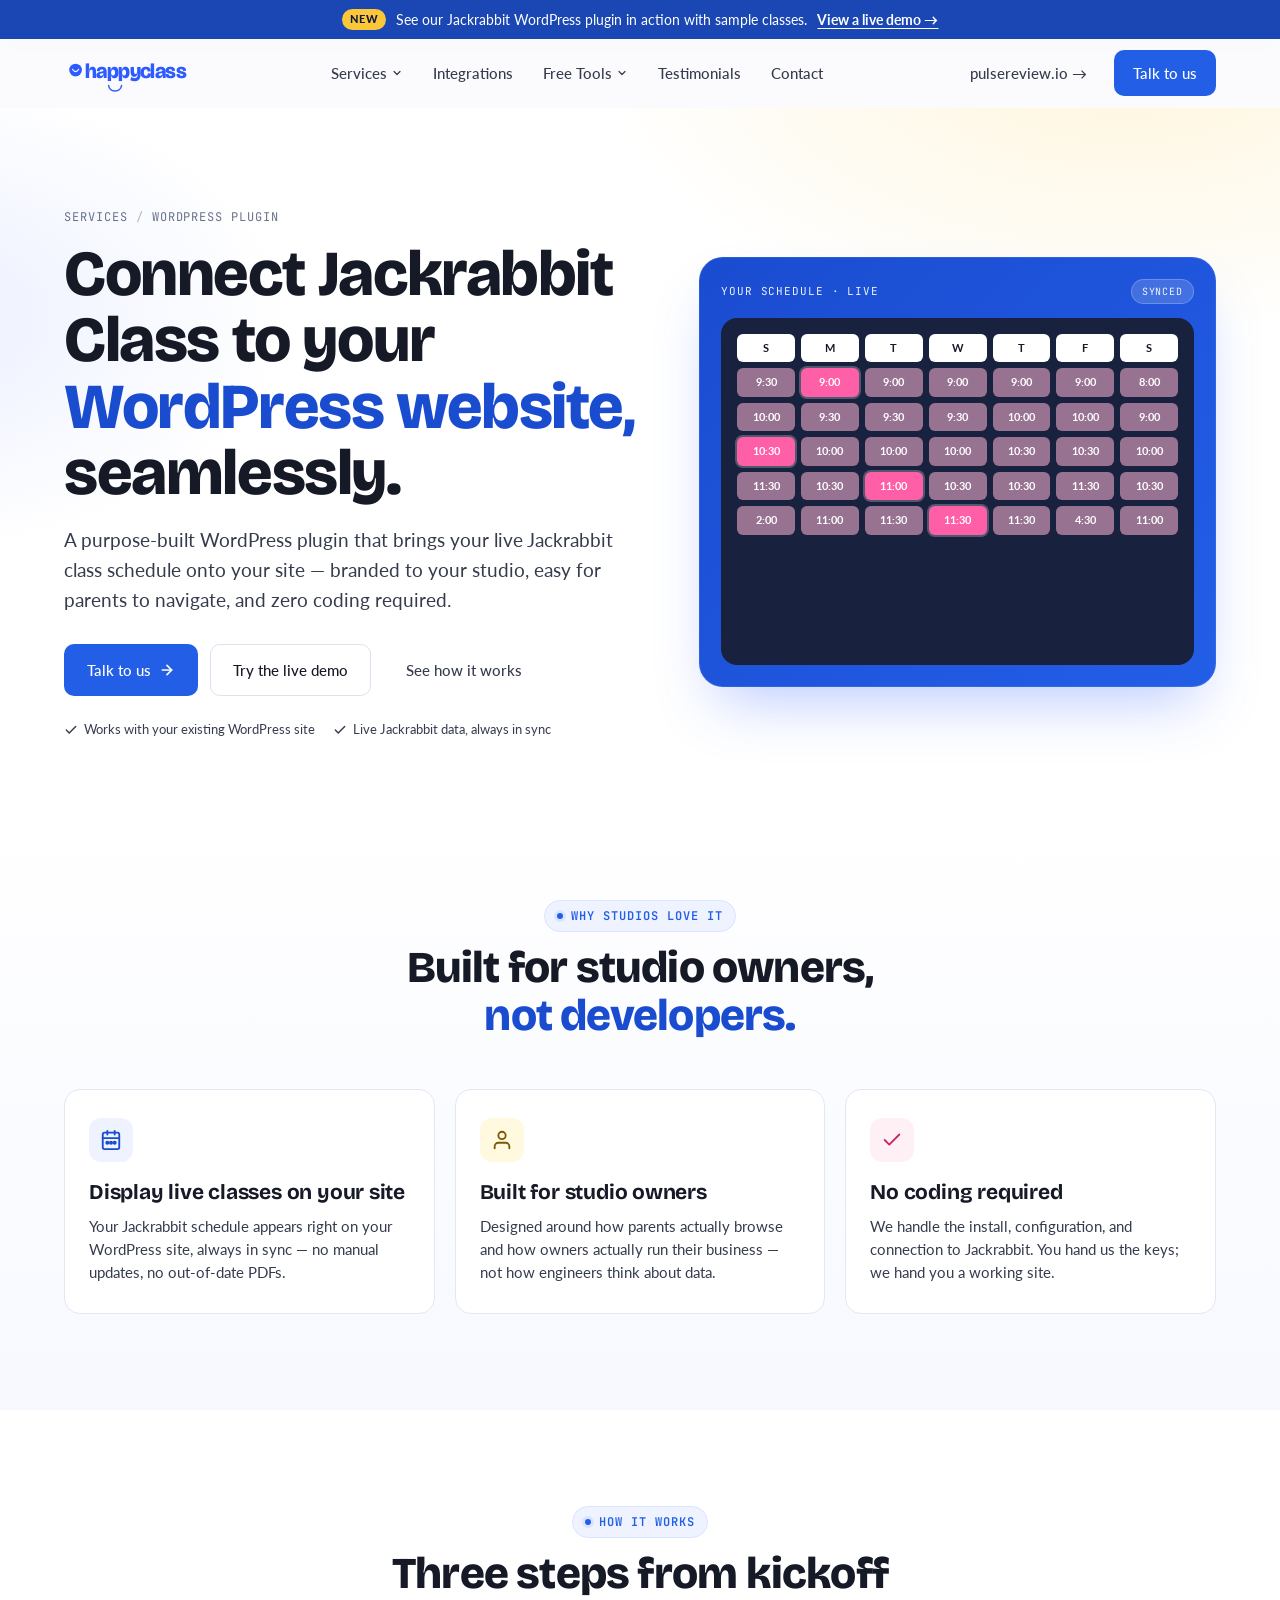
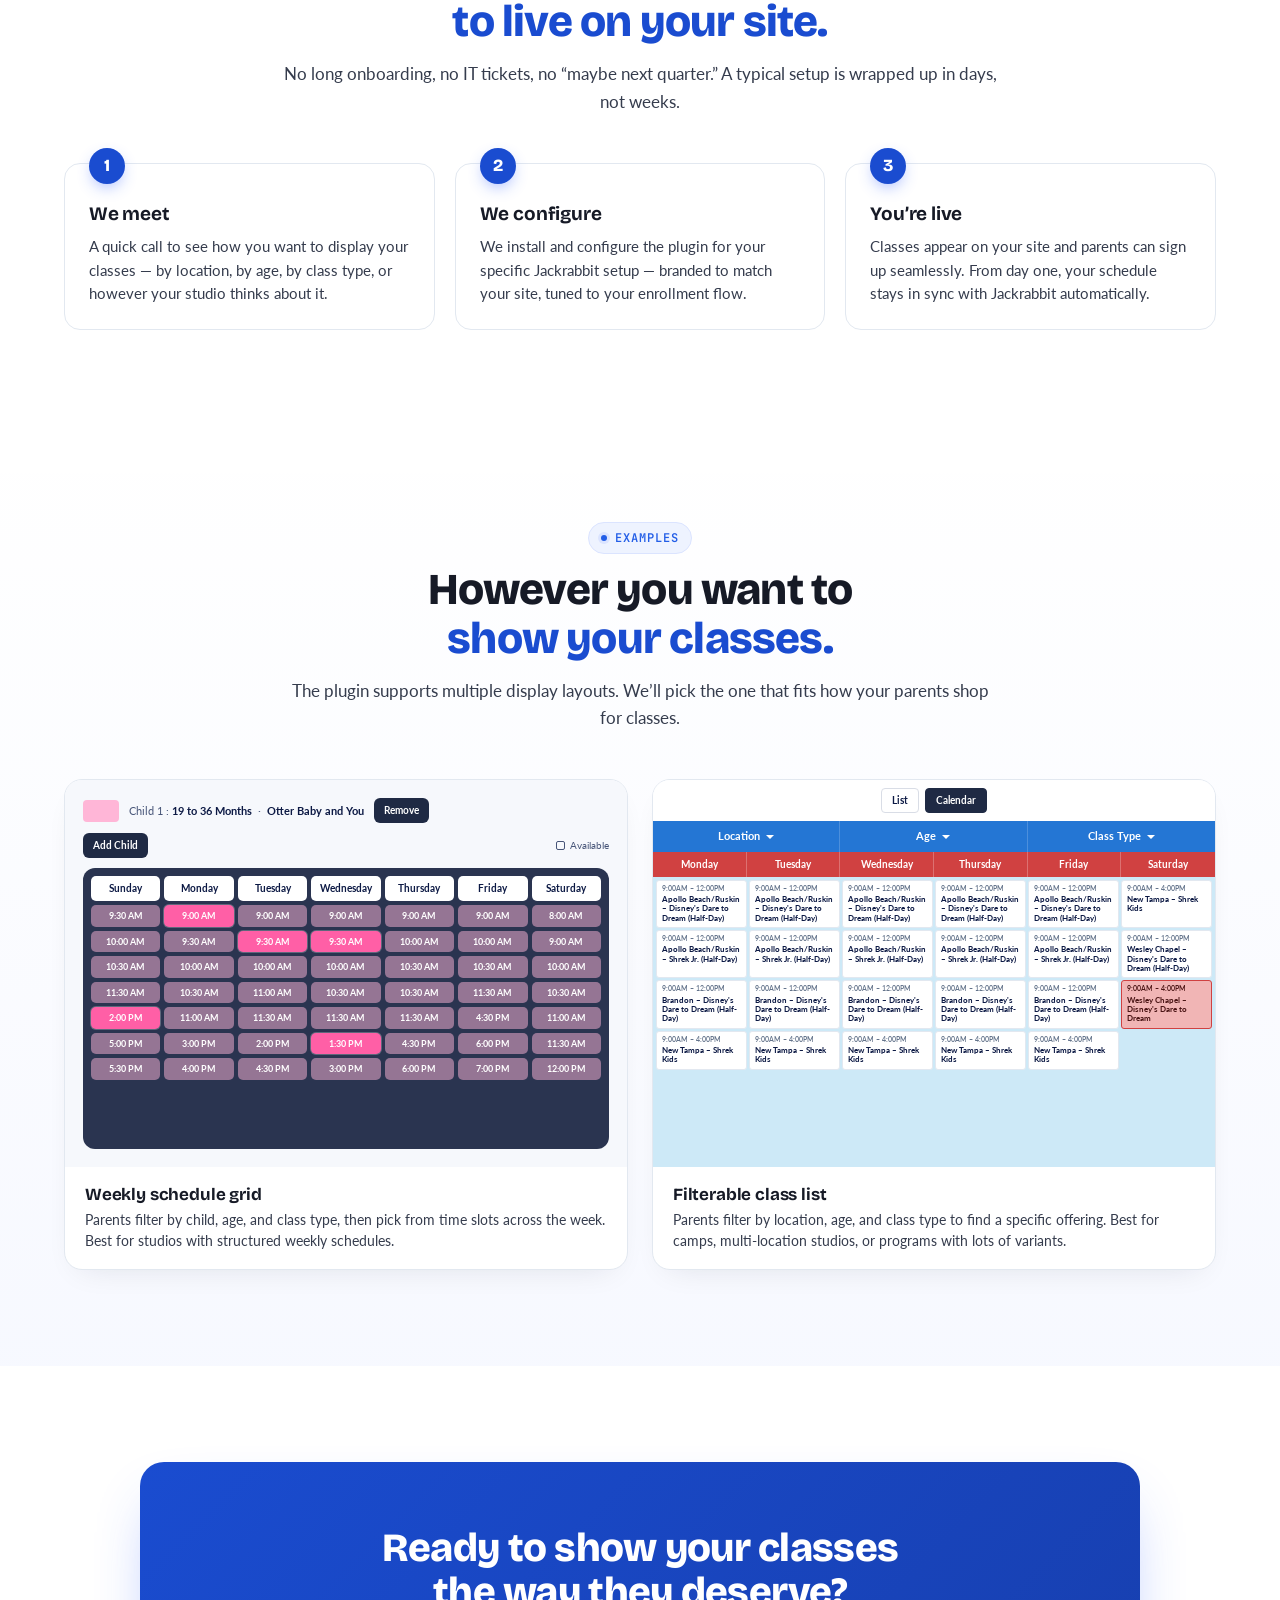
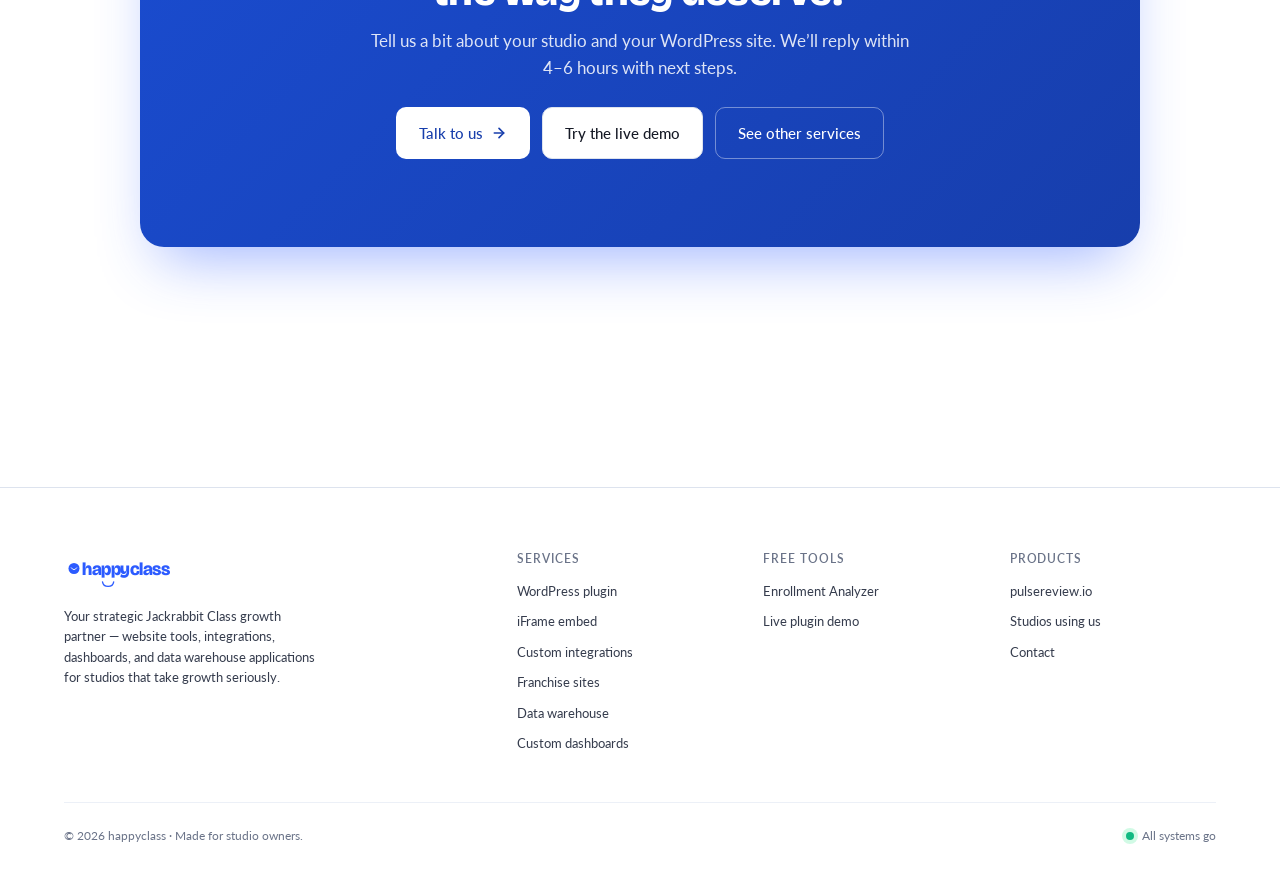
<file: services/wordpress-plugin/index.html>
<!DOCTYPE html>
<html lang="en">
<head>
<meta charset="utf-8">
<meta name="viewport" content="width=device-width, initial-scale=1">
<title>WordPress integration plugin — happyclass</title>
<meta name="description" content="Connect Jackrabbit Class to your WordPress website, seamlessly. A drop-in calendar and class browser plugin built for studio owners — no coding required.">
<meta name="theme-color" content="#235EE7">
<link rel="icon" type="image/svg+xml" href='data:image/svg+xml;utf8,<svg xmlns="http://www.w3.org/2000/svg" viewBox="0 0 400 400"><rect width="400" height="400" rx="80" fill="%23235EE7"/><path d="M 110 175 Q 200 280 290 175" fill="none" stroke="%23ffffff" stroke-width="34" stroke-linecap="round"/><circle cx="200" cy="120" r="14" fill="%23fbc638"/></svg>'>
<meta property="og:title" content="WordPress integration plugin — happyclass">
<meta property="og:description" content="Connect Jackrabbit Class to your WordPress website, seamlessly. A drop-in calendar and class browser plugin built for studio owners — no coding required.">
<meta property="og:type" content="website">

<link rel="preconnect" href="https://fonts.googleapis.com">
<link rel="preconnect" href="https://fonts.gstatic.com" crossorigin>
<link href="https://fonts.googleapis.com/css2?family=Bricolage+Grotesque:opsz,wght@12..96,400;12..96,500;12..96,600;12..96,700;12..96,800&family=Lato:wght@300;400;700;900&family=JetBrains+Mono:wght@400;500;600&display=swap" rel="stylesheet">

<style>
/* ============================================================
   happyclass — design tokens
   colors_and_type.css

   Adapted from pulsereview's design language (Geist sans +
   Bricolage Grotesque display + JetBrains Mono), tuned to
   happyclass's existing brand blue (#235EE7) and the playful
   "kids' classes" audience: gymnastics, dance, swim, music, cheer.
   ============================================================ */

/* google fonts — load once at the top of every doc */
:root {
  /* ----------------------------------------
     happy blue — primary brand color
     anchored on the gohappyclass site blue
     (#235EE7), tonal scale built around it
     ---------------------------------------- */
  --happy-50:  #eef3ff;
  --happy-100: #dbe4ff;
  --happy-200: #b9caff;
  --happy-300: #8da9ff;
  --happy-400: #5b85f5;
  --happy-500: #235ee7;  /* primary — site theme color */
  --happy-600: #1a4cd0;
  --happy-700: #173eac;
  --happy-800: #16358a;
  --happy-900: #142d6e;
  --happy-950: #0c1944;

  /* ----------------------------------------
     accent — sunshine / playful warmth
     used SPARINGLY: stars, badges, kid-energy
     moments (the "happy" in happyclass).
     buttercup yellow — no orange undertones.
     ---------------------------------------- */
  --sun-50:  #fff9e0;
  --sun-100: #ffefb0;
  --sun-200: #ffe177;
  --sun-300: #ffd23f;
  --sun-400: #fbc638;   /* primary accent — clean yellow */
  --sun-500: #e2a900;
  --sun-600: #b88200;
  --sun-700: #7e5800;

  /* blossom — secondary warm accent. soft pink, no orange. */
  --blossom-50:  #fff0f6;
  --blossom-100: #ffdcea;
  --blossom-200: #ffbcd5;
  --blossom-300: #ff96bb;
  --blossom-400: #ff70a1;   /* primary blossom */
  --blossom-500: #ed4683;
  --blossom-600: #c92766;

  /* coral alias kept for back-compat — same as blossom */
  --coral-50:  var(--blossom-50);
  --coral-100: var(--blossom-100);
  --coral-200: var(--blossom-200);
  --coral-300: var(--blossom-300);
  --coral-400: var(--blossom-400);
  --coral-500: var(--blossom-500);
  --coral-600: var(--blossom-600);

  /* ----------------------------------------
     semantic colors
     ---------------------------------------- */
  --mint-50:  #ecfdf5; --mint-100: #d1fae5; --mint-200: #a7f3d0;
  --mint-300: #6ee7b7; --mint-400: #34d399; --mint-500: #10b981;
  --mint-600: #059669; --mint-700: #047857;

  --amber-50: #fffbeb; --amber-100: #fef3c7; --amber-300: #fcd34d;
  --amber-400: #fbbf24; --amber-500: #f59e0b; --amber-600: #d97706;
  --amber-700: #b45309;

  --rose-50:  #fff1f2; --rose-100: #ffe4e6; --rose-400: #fb7185;
  --rose-500: #f43f5e; --rose-600: #e11d48; --rose-700: #be123c;

  /* ----------------------------------------
     slate — neutrals (cool, slightly blue)
     ---------------------------------------- */
  --slate-0:   #ffffff;
  --slate-25:  #fafbfd;
  --slate-50:  #f4f6fb;
  --slate-100: #ecf0f7;
  --slate-200: #dde3ee;
  --slate-300: #c3cbdb;
  --slate-400: #98a2b8;
  --slate-500: #6a7388;
  --slate-600: #4b5468;
  --slate-700: #353c4d;
  --slate-800: #232838;
  --slate-900: #161a26;
  --slate-950: #0c0f18;

  /* ----------------------------------------
     semantic tokens — USE THESE in components
     (don't reach for the raw scale)
     ---------------------------------------- */
  --bg-app:     var(--slate-25);
  --bg-surface: var(--slate-0);
  --bg-sunken:  var(--slate-50);
  --bg-inverse: var(--slate-900);

  --fg-1: var(--slate-900);   /* primary text */
  --fg-2: var(--slate-700);   /* body */
  --fg-3: var(--slate-500);   /* muted */
  --fg-4: var(--slate-400);   /* hint */
  --fg-inverse: var(--slate-0);

  --brand:         var(--happy-500);
  --brand-hover:   var(--happy-600);
  --brand-pressed: var(--happy-700);
  --brand-fg:      var(--slate-0);
  --brand-tint:    var(--happy-50);

  --accent:        var(--sun-400);
  --accent-tint:   var(--sun-50);

  --success:       var(--mint-500);
  --success-tint:  var(--mint-50);
  --warning:       var(--amber-500);
  --warning-tint:  var(--amber-50);
  --danger:        var(--rose-500);
  --danger-tint:   var(--rose-50);

  --border-subtle: var(--slate-100);
  --border:        var(--slate-200);
  --border-strong: var(--slate-300);

  /* ----------------------------------------
     typography
     ---------------------------------------- */
  --font-sans:    "Geist", ui-sans-serif, system-ui, -apple-system, "Segoe UI", sans-serif;
  --font-display: "Bricolage Grotesque", "Geist", ui-sans-serif, system-ui, sans-serif;
  --font-mono:    "JetBrains Mono", ui-monospace, "SF Mono", Menlo, monospace;

  /* type scale (px) */
  --text-2xs: 11px;
  --text-xs:  12px;
  --text-sm:  13px;
  --text-md:  15px;
  --text-lg:  17px;
  --text-xl:  20px;
  --text-2xl: 24px;
  --text-3xl: 30px;
  --text-4xl: 38px;
  --text-5xl: 48px;
  --text-6xl: 64px;
  --text-7xl: 84px;

  /* line heights */
  --lh-tight: 1.05;
  --lh-snug:  1.2;
  --lh-base:  1.5;
  --lh-loose: 1.65;

  /* letter spacing */
  --tracking-tight: -0.02em;
  --tracking-snug:  -0.01em;
  --tracking-wide:   0.08em;

  /* ----------------------------------------
     spacing — 4px base
     ---------------------------------------- */
  --space-1:  4px;
  --space-2:  8px;
  --space-3:  12px;
  --space-4:  16px;
  --space-5:  20px;
  --space-6:  24px;
  --space-7:  32px;
  --space-8:  40px;
  --space-9:  48px;
  --space-10: 64px;
  --space-11: 80px;
  --space-12: 96px;
  --space-13: 128px;

  /* ----------------------------------------
     radii — soft, friendly, mid-rounding
     ---------------------------------------- */
  --radius-xs:   4px;
  --radius-sm:   6px;
  --radius-md:   10px;
  --radius-lg:   14px;
  --radius-xl:   20px;
  --radius-2xl:  28px;
  --radius-full: 999px;

  /* ----------------------------------------
     shadows — cool-blue tinted, never gray
     ---------------------------------------- */
  --shadow-xs: 0 1px 2px rgba(20,45,110,.05);
  --shadow-sm: 0 1px 2px rgba(20,45,110,.06), 0 1px 3px rgba(20,45,110,.05);
  --shadow-md: 0 4px 6px -2px rgba(20,45,110,.06), 0 8px 16px -4px rgba(20,45,110,.08);
  --shadow-lg: 0 12px 16px -4px rgba(20,45,110,.08), 0 24px 48px -12px rgba(20,45,110,.18);
  --shadow-xl: 0 24px 48px -12px rgba(20,45,110,.22), 0 48px 96px -24px rgba(20,45,110,.18);
  --ring-focus: 0 0 0 3px rgba(35,94,231,.28);

  /* ----------------------------------------
     motion
     ---------------------------------------- */
  --ease-out:    cubic-bezier(0.22, 1, 0.36, 1);
  --ease-spring: cubic-bezier(0.34, 1.56, 0.64, 1);
  --duration-fast: 120ms;
  --duration-base: 180ms;
  --duration-slow: 280ms;
}

/* ============================================================
   base — semantic typography
   ============================================================ */
*, *::before, *::after { box-sizing: border-box; }

html {
  font-family: var(--font-sans);
  color: var(--fg-1);
  -webkit-font-smoothing: antialiased;
  scroll-behavior: smooth;
}
body {
  margin: 0;
  background: var(--bg-app);
  font-size: var(--text-md);
  line-height: var(--lh-base);
}

h1, h2, h3, h4, h5, h6 {
  font-family: var(--font-display);
  font-weight: 700;
  letter-spacing: var(--tracking-tight);
  color: var(--fg-1);
  margin: 0;
  text-wrap: balance;
}
h1 { font-size: var(--text-6xl); line-height: var(--lh-tight); }
h2 { font-size: var(--text-5xl); line-height: var(--lh-tight); }
h3 { font-size: var(--text-3xl); line-height: var(--lh-snug); letter-spacing: var(--tracking-snug); }
h4 { font-size: var(--text-xl);  line-height: var(--lh-snug); letter-spacing: var(--tracking-snug); font-weight: 600; }
h5 { font-size: var(--text-lg);  line-height: var(--lh-snug); font-weight: 600; font-family: var(--font-sans); }
h6 { font-size: var(--text-md);  line-height: var(--lh-snug); font-weight: 600; font-family: var(--font-sans); }

p { margin: 0; }
p.lede   { font-size: var(--text-lg); color: var(--fg-2); line-height: var(--lh-loose); text-wrap: pretty; }
p.body   { font-size: var(--text-md); color: var(--fg-2); }
p.small  { font-size: var(--text-sm); color: var(--fg-3); }
p.micro  { font-size: var(--text-xs); color: var(--fg-3); }

a {
  color: var(--brand);
  text-decoration: none;
  transition: color var(--duration-fast) var(--ease-out);
}
a:hover { color: var(--brand-hover); }

code, kbd, samp, pre {
  font-family: var(--font-mono);
  font-size: 0.92em;
}

::selection { background: var(--happy-200); color: var(--fg-1); }
img, svg { display: block; max-width: 100%; }
button { font: inherit; }

/* ----------------------------------------
   utilities used across cards/UI kits
   ---------------------------------------- */
.eyebrow {
  display: inline-flex;
  align-items: center;
  gap: var(--space-2);
  font-family: var(--font-mono);
  font-size: var(--text-xs);
  font-weight: 600;
  text-transform: uppercase;
  letter-spacing: var(--tracking-wide);
  color: var(--brand);
  padding: 6px 12px;
  background: var(--brand-tint);
  border-radius: var(--radius-full);
  border: 1px solid var(--happy-100);
}
.eyebrow .dot {
  width: 6px; height: 6px;
  border-radius: 999px;
  background: var(--brand);
  box-shadow: 0 0 0 3px var(--happy-100);
}

.stars { color: var(--sun-400); letter-spacing: 1px; }
.mono  { font-family: var(--font-mono); }

/* ==== block separator ==== */

/* marketing UI kit — uses tokens from ../../colors_and_type.css */

.container { max-width: 1200px; margin: 0 auto; padding: 0 var(--space-6); }

/* ============================================================
   NAV
   ============================================================ */
.hc-nav-wrap {
  position: sticky; top: 0; z-index: 50;
  background: rgba(250, 251, 253, 0.8);
  backdrop-filter: blur(12px); -webkit-backdrop-filter: blur(12px);
  border-bottom: 1px solid transparent;
  transition: background var(--duration-fast) var(--ease-out), border-color var(--duration-fast) var(--ease-out);
}
.hc-nav-wrap.scrolled { background: rgba(255, 255, 255, 0.92); border-bottom-color: var(--border); }
.hc-nav { display: flex; align-items: center; justify-content: space-between; height: 68px; }
.hc-brand { display: flex; align-items: center; gap: 10px; }
.hc-brand img { height: 28px; width: auto; }
.hc-nav-links { display: flex; align-items: center; gap: 2px; }
.hc-nav-links a {
  color: var(--fg-2); font-size: var(--text-md); font-weight: 500;
  padding: 8px 14px; border-radius: var(--radius-sm);
  transition: background var(--duration-fast) var(--ease-out), color var(--duration-fast) var(--ease-out);
}
.hc-nav-links a:hover { background: var(--bg-sunken); color: var(--fg-1); }
.hc-nav-cta { display: flex; align-items: center; gap: var(--space-2); }

.hc-btn {
  display: inline-flex; align-items: center; gap: var(--space-2);
  padding: 11px 18px; border-radius: var(--radius-md);
  font-family: var(--font-sans); font-weight: 500; font-size: var(--text-md);
  border: 1px solid transparent; cursor: pointer;
  transition: background var(--duration-fast) var(--ease-out),
              border-color var(--duration-fast) var(--ease-out),
              color var(--duration-fast) var(--ease-out),
              box-shadow var(--duration-fast) var(--ease-out);
  text-decoration: none;
}
.hc-btn:focus-visible { outline: none; box-shadow: var(--ring-focus); }
.hc-btn-primary   { background: var(--brand); color: var(--brand-fg); }
.hc-btn-primary:hover { background: var(--brand-hover); color: #fff; }
.hc-btn-primary:active { background: var(--brand-pressed); }
.hc-btn-secondary { background: var(--bg-surface); border-color: var(--border); color: var(--fg-1); }
.hc-btn-secondary:hover { background: var(--bg-sunken); border-color: var(--border-strong); }
.hc-btn-ghost { background: transparent; color: var(--fg-2); }
.hc-btn-ghost:hover { background: var(--bg-sunken); color: var(--fg-1); }
.hc-btn-lg { padding: 14px 22px; }
.hc-btn svg { width: 16px; height: 16px; }

/* ============================================================
   HERO
   ============================================================ */
.hc-hero { position: relative; padding: var(--space-12) 0 var(--space-11); overflow: hidden; }
.hc-hero::before {
  content: ""; position: absolute; inset: 0; z-index: 0;
  background: radial-gradient(60% 50% at 70% 0%, var(--happy-50) 0%, transparent 60%),
              radial-gradient(40% 40% at 10% 30%, var(--coral-50) 0%, transparent 70%);
}
.hc-hero .container { position: relative; z-index: 1; }
.hc-hero-grid { display: grid; grid-template-columns: 1.05fr 1fr; gap: var(--space-10); align-items: center; }
.hc-hero h1 {
  font-family: var(--font-display); font-weight: 700;
  font-size: var(--text-6xl); letter-spacing: var(--tracking-tight);
  line-height: 1.02; color: var(--fg-1);
  margin: var(--space-5) 0 var(--space-5); text-wrap: balance;
}
.hc-hero h1 .accent { color: var(--brand); }
.hc-hero .lede {
  font-size: var(--text-lg); line-height: 1.55; color: var(--fg-2);
  max-width: 52ch; margin-bottom: var(--space-7);
}
.hc-hero .lede strong { color: var(--fg-1); font-weight: 600; }
.hc-hero-ctas { display: flex; flex-wrap: wrap; gap: var(--space-3); align-items: center; }
.hc-hero-micro {
  margin-top: var(--space-5); display: flex; flex-wrap: wrap; gap: var(--space-5);
  font-size: var(--text-sm); color: var(--fg-3);
}
.hc-hero-micro span { display: inline-flex; align-items: center; gap: 6px; }
.hc-hero-micro svg { width: 14px; height: 14px; color: var(--mint-500); }
.hc-hero-foot {
  margin-top: var(--space-5); font-size: var(--text-xs); color: var(--fg-3); font-family: var(--font-mono);
}

/* hero visual — embed widget preview floating */
.hc-hero-visual { position: relative; min-height: 480px; }
.hc-hero-card {
  position: absolute; background: #fff;
  border: 1px solid var(--border); border-radius: var(--radius-lg);
  box-shadow: var(--shadow-lg); padding: var(--space-5);
}
.hc-hero-card.dash {
  inset: 0px 60px auto auto; width: 360px;
  transform: rotate(-2deg);
}
.hc-hero-card.qa {
  bottom: 8px; left: 0; width: 320px; padding: var(--space-4);
  transform: rotate(2deg);
}
.hc-hero-card.toast {
  top: 250px; right: 8px; width: 280px; padding: 14px 16px;
  display: flex; align-items: center; gap: 12px;
  border-left: 3px solid var(--success);
  animation: hc-toast-in 600ms var(--ease-spring) 400ms both;
}
@keyframes hc-toast-in {
  from { transform: translateY(8px) rotate(0); opacity: 0; }
  to   { transform: translateY(0) rotate(-1deg); opacity: 1; }
}
.hc-toast-icon {
  width: 32px; height: 32px; border-radius: 999px;
  background: var(--mint-50); color: var(--mint-600);
  display: flex; align-items: center; justify-content: center; flex: none;
}
.hc-toast-icon svg { width: 18px; height: 18px; }
.hc-toast-text { font-size: var(--text-sm); }
.hc-toast-text strong { display: block; font-weight: 600; color: var(--fg-1); }
.hc-toast-text span { color: var(--fg-3); font-size: var(--text-xs); }

.hc-dash-head { display: flex; align-items: center; justify-content: space-between; margin-bottom: var(--space-3); }
.hc-dash-title { font-family: var(--font-mono); font-size: var(--text-xs); color: var(--fg-3); text-transform: uppercase; letter-spacing: 0.08em; font-weight: 600; }
.hc-mini-grid { display: grid; grid-template-columns: repeat(7, 1fr); gap: 3px; background: var(--slate-900); padding: 6px; border-radius: 8px; }
.hc-mini-day { font-family: var(--font-sans); font-size: 9px; font-weight: 600; color: var(--slate-300); text-align: center; padding: 3px 0; }
.hc-mini-slot { font-family: var(--font-sans); font-size: 8px; font-weight: 600; padding: 3px 2px; border-radius: 3px; color: var(--slate-300); background: var(--slate-700); text-align: center; }
.hc-mini-slot.a { background: var(--happy-300); color: var(--happy-950); }
.hc-mini-slot.b { background: var(--coral-300); color: #4a1a0a; }
.hc-mini-slot.s { background: var(--sun-400); color: #fff; }

.hc-qa-row { display: flex; align-items: center; justify-content: space-between; padding: 10px 12px; background: var(--sun-400); color: #fff; border-radius: 8px; font-family: var(--font-sans); font-size: 13px; font-weight: 500; }
.hc-qa-row + .hc-qa-row { margin-top: 6px; }
.hc-qa-row strong { font-weight: 600; }
.hc-qa-cta { display: flex; justify-content: center; padding: 8px; margin-top: 8px; background: var(--happy-50); border-radius: 8px; }
.hc-qa-cta button { background: var(--happy-700); color: #fff; border: none; padding: 8px 16px; border-radius: 6px; font-family: var(--font-sans); font-weight: 600; font-size: 12px; cursor: pointer; }

@media (max-width: 980px) {
  .hc-hero { padding: var(--space-10) 0; }
  .hc-hero-grid { grid-template-columns: 1fr; gap: var(--space-9); }
  .hc-hero h1 { font-size: var(--text-5xl); }
  .hc-hero-visual { min-height: 380px; }
}
@media (max-width: 520px) {
  .hc-hero h1 { font-size: var(--text-4xl); }
  .hc-hero-visual { display: none; }
}

/* ============================================================
   SECTIONS
   ============================================================ */
.hc-section { padding: var(--space-12) 0; }
.hc-section-head { max-width: 680px; margin: 0 auto var(--space-9); text-align: center; }
.hc-section-head h2 {
  font-family: var(--font-display); font-weight: 700;
  font-size: var(--text-5xl); letter-spacing: -0.02em; line-height: 1.05;
  color: var(--fg-1); margin-top: var(--space-4); text-wrap: balance;
}
.hc-section-head h2 .accent { color: var(--brand); }
.hc-section-head p {
  font-size: var(--text-lg); color: var(--fg-2); margin-top: var(--space-4);
  line-height: 1.55; max-width: 56ch; margin-left: auto; margin-right: auto; text-wrap: pretty;
}

/* features */
.hc-features { display: grid; grid-template-columns: repeat(2, 1fr); gap: var(--space-6); }
.hc-feature {
  display: grid; grid-template-columns: 1fr 1fr; gap: var(--space-7);
  align-items: center; background: var(--bg-surface);
  border: 1px solid var(--border); border-radius: var(--radius-xl);
  padding: var(--space-7); overflow: hidden;
  transition: box-shadow var(--duration-base) var(--ease-out),
              transform var(--duration-base) var(--ease-out),
              border-color var(--duration-base) var(--ease-out);
}
.hc-feature:hover { box-shadow: var(--shadow-md); border-color: var(--border-strong); transform: translateY(-2px); }
.hc-feature.flip { grid-template-columns: 1fr 1fr; }
.hc-feature .copy { padding: 0; }
.hc-feature-icon {
  display: inline-flex; align-items: center; justify-content: center;
  width: 40px; height: 40px; border-radius: var(--radius-md);
  background: var(--brand-tint); color: var(--brand); margin-bottom: var(--space-4);
}
.hc-feature-icon.coral { background: var(--coral-50); color: var(--coral-500); }
.hc-feature-icon.sun { background: var(--sun-50); color: var(--sun-600); }
.hc-feature-icon.mint { background: var(--mint-50); color: var(--mint-600); }
.hc-feature-icon svg { width: 20px; height: 20px; }
.hc-feature h3 { font-family: var(--font-display); font-weight: 700; font-size: var(--text-2xl); letter-spacing: -0.01em; line-height: 1.15; color: var(--fg-1); margin-bottom: var(--space-3); text-wrap: balance; }
.hc-feature p { font-size: var(--text-md); color: var(--fg-2); line-height: 1.55; text-wrap: pretty; }
.hc-feature .visual { display: flex; justify-content: center; align-items: center; min-height: 220px; }
.hc-feature .visual > * { width: 100%; }

@media (max-width: 880px) {
  .hc-features { grid-template-columns: 1fr; }
  .hc-feature, .hc-feature.flip { grid-template-columns: 1fr; }
  .hc-feature .visual { order: -1; }
}

/* compatibility row */
.hc-compat {
  background: var(--bg-surface); border-top: 1px solid var(--border-subtle); border-bottom: 1px solid var(--border-subtle);
  padding: var(--space-8) 0;
}
.hc-compat-inner { display: flex; align-items: center; justify-content: space-between; gap: var(--space-7); flex-wrap: wrap; }
.hc-compat-head { display: flex; flex-direction: column; gap: var(--space-1); max-width: 360px; }
.hc-compat-head .label { font-family: var(--font-mono); font-size: var(--text-xs); font-weight: 600; text-transform: uppercase; letter-spacing: 0.08em; color: var(--fg-3); }
.hc-compat-head .title { font-family: var(--font-display); font-size: var(--text-xl); font-weight: 700; letter-spacing: -0.01em; color: var(--fg-1); }
.hc-platforms { display: flex; gap: var(--space-4); flex-wrap: wrap; }
.hc-platform {
  display: inline-flex; align-items: center; gap: 10px; padding: 10px 16px;
  background: var(--bg-sunken); border: 1px solid var(--border-subtle);
  border-radius: var(--radius-md); font-family: var(--font-sans);
  font-size: var(--text-sm); color: var(--fg-1); font-weight: 500;
}
.hc-platform .dot { width: 8px; height: 8px; border-radius: 999px; }

/* testimonials */
.hc-testimonials { display: grid; grid-template-columns: repeat(2, 1fr); gap: var(--space-5); }
.hc-testimonial {
  background: var(--bg-surface); border: 1px solid var(--border);
  border-radius: var(--radius-lg); padding: var(--space-7);
  display: flex; flex-direction: column; gap: var(--space-4);
}
.hc-testimonial .stars { color: var(--sun-400); letter-spacing: 2px; font-size: var(--text-lg); }
.hc-testimonial blockquote { font-family: var(--font-display); font-weight: 500; font-size: var(--text-xl); line-height: 1.35; color: var(--fg-1); margin: 0; letter-spacing: -0.01em; text-wrap: pretty; }
.hc-testimonial .who { display: flex; align-items: center; gap: 12px; margin-top: auto; }
.hc-testimonial .avatar { width: 40px; height: 40px; border-radius: 999px; background: linear-gradient(135deg, var(--happy-300), var(--coral-300)); color: #fff; display: flex; align-items: center; justify-content: center; font-weight: 600; font-size: 14px; }
.hc-testimonial .name { display: flex; flex-direction: column; }
.hc-testimonial .name strong { font-family: var(--font-sans); font-weight: 600; font-size: var(--text-sm); color: var(--fg-1); }
.hc-testimonial .name span { font-family: var(--font-sans); font-size: var(--text-xs); color: var(--fg-3); }

@media (max-width: 760px) { .hc-testimonials { grid-template-columns: 1fr; } }

/* final cta */
.hc-cta {
  position: relative; overflow: hidden;
  background: radial-gradient(80% 100% at 50% 0%, var(--happy-600) 0%, var(--happy-800) 100%);
  border-radius: var(--radius-2xl); padding: var(--space-12) var(--space-9);
  text-align: center; color: #fff;
}
.hc-cta::before {
  content: ""; position: absolute; inset: 0; opacity: 0.2; pointer-events: none;
  background: url("data:image/svg+xml;utf8,<svg xmlns='http://www.w3.org/2000/svg' viewBox='0 0 400 200'><path d='M0 100 Q60 60 120 100 T240 100 T360 100 T480 100' fill='none' stroke='%23ffffff' stroke-width='2' stroke-linecap='round' opacity='0.7'/><path d='M0 110 Q60 70 120 110 T240 110 T360 110 T480 110' fill='none' stroke='%23ffa517' stroke-width='2' stroke-linecap='round' opacity='0.6'/><path d='M140 130 Q200 170 260 130' fill='none' stroke='%23ffa517' stroke-width='3' stroke-linecap='round'/></svg>") center / cover no-repeat;
}
.hc-cta > * { position: relative; }
.hc-cta h2 { font-family: var(--font-display); font-weight: 700; font-size: var(--text-5xl); letter-spacing: -0.02em; line-height: 1.05; color: #fff; text-wrap: balance; }
.hc-cta p { margin-top: var(--space-4); font-size: var(--text-lg); color: rgba(255, 255, 255, 0.85); max-width: 50ch; margin-left: auto; margin-right: auto; }
.hc-cta-actions { margin-top: var(--space-7); display: flex; gap: var(--space-3); justify-content: center; flex-wrap: wrap; }
.hc-cta .hc-btn-primary { background: #fff; color: var(--brand); }
.hc-cta .hc-btn-primary:hover { background: var(--slate-50); }
.hc-cta .hc-btn-secondary { background: transparent; border-color: rgba(255, 255, 255, 0.4); color: #fff; }
.hc-cta .hc-btn-secondary:hover { background: rgba(255, 255, 255, 0.1); border-color: rgba(255, 255, 255, 0.6); }
.hc-cta-micro { margin-top: var(--space-5); font-size: var(--text-sm); color: rgba(255, 255, 255, 0.7); }

/* footer */
.hc-footer { padding: var(--space-10) 0 var(--space-7); border-top: 1px solid var(--border); margin-top: var(--space-12); }
.hc-footer-top { display: grid; grid-template-columns: 2fr 1fr 1fr 1fr; gap: var(--space-8); margin-bottom: var(--space-9); }
.hc-footer-col h4 { font-family: var(--font-sans); font-size: var(--text-xs); font-weight: 600; text-transform: uppercase; letter-spacing: 0.08em; color: var(--fg-3); margin-bottom: var(--space-3); }
.hc-footer-col ul { list-style: none; padding: 0; margin: 0; display: flex; flex-direction: column; gap: var(--space-2); }
.hc-footer-col a { color: var(--fg-2); font-size: var(--text-sm); }
.hc-footer-col a:hover { color: var(--brand); }
.hc-footer-pitch { color: var(--fg-2); font-size: var(--text-sm); line-height: 1.55; max-width: 32ch; margin-top: var(--space-4); }
.hc-footer-bottom { display: flex; align-items: center; justify-content: space-between; gap: var(--space-5); padding-top: var(--space-6); border-top: 1px solid var(--border-subtle); flex-wrap: wrap; font-size: var(--text-xs); color: var(--fg-3); }
.hc-footer-bottom .health { display: flex; align-items: center; gap: 8px; }
.hc-footer-bottom .health .dot { width: 8px; height: 8px; border-radius: 999px; background: var(--success); box-shadow: 0 0 0 4px var(--mint-100); animation: hc-pulse 2s var(--ease-out) infinite; }
@keyframes hc-pulse { 0%, 100% { opacity: 1; } 50% { opacity: 0.55; } }
@media (max-width: 760px) { .hc-footer-top { grid-template-columns: 1fr 1fr; } }

/* ==== block separator ==== */

  body { background: var(--bg-app); }
  main { padding-bottom: var(--space-9); }

/* ==== block separator ==== */

/* extra (revised site) */
/* ============================================================
   happyclass — supplemental styles for revised marketing site
   - Services grid
   - Contact form (web3forms)
   ============================================================ */

/* Services grid */
.hc-services-grid {
  display: grid;
  grid-template-columns: repeat(3, 1fr);
  gap: var(--space-6, 24px);
  margin-top: var(--space-8, 32px);
}
@media (max-width: 980px) {
  .hc-services-grid { grid-template-columns: repeat(2, 1fr); }
}
@media (max-width: 640px) {
  .hc-services-grid { grid-template-columns: 1fr; }
}

.hc-service-card {
  background: #fff;
  border: 1px solid var(--border, #e5e7eb);
  border-radius: 14px;
  padding: 22px;
  box-shadow: var(--shadow-sm, 0 1px 2px rgba(0,0,0,0.04));
  display: flex;
  flex-direction: column;
  gap: 8px;
  transition: transform .15s ease, box-shadow .15s ease, border-color .15s ease;
}
.hc-service-card:hover {
  transform: translateY(-2px);
  box-shadow: var(--shadow-md, 0 4px 12px rgba(0,0,0,0.08));
  border-color: var(--happy-300, #93a8f5);
}
.hc-service-card h3 {
  font-family: var(--font-display, 'Bricolage Grotesque', serif);
  font-size: 20px;
  line-height: 1.2;
  color: var(--fg-1, #0c1944);
  margin: 4px 0 6px;
}
.hc-service-card p {
  font-family: var(--font-sans, -apple-system, sans-serif);
  font-size: 14px;
  line-height: 1.55;
  color: var(--fg-2, #475569);
  margin: 0 0 12px;
  flex: 1;
}
.hc-service-link {
  display: inline-flex;
  align-items: center;
  gap: 6px;
  font-family: var(--font-sans, -apple-system, sans-serif);
  font-weight: 600;
  font-size: 13px;
  color: var(--brand, #235EE7);
  text-decoration: none;
  margin-top: auto;
}
.hc-service-link svg {
  width: 14px;
  height: 14px;
  transition: transform .15s ease;
}
.hc-service-link:hover svg { transform: translateX(2px); }

/* Contact form */
.hc-form {
  display: flex;
  flex-direction: column;
  gap: 14px;
  max-width: 640px;
  margin: 28px auto 0;
  text-align: left;
}
.hc-form-row {
  display: grid;
  grid-template-columns: 1fr 1fr;
  gap: 14px;
}
@media (max-width: 640px) {
  .hc-form-row { grid-template-columns: 1fr; }
}
.hc-form label {
  display: flex;
  flex-direction: column;
  gap: 6px;
}
.hc-form label > span {
  font-family: var(--font-sans, -apple-system, sans-serif);
  font-size: 12px;
  font-weight: 600;
  color: rgba(255,255,255,0.85);
  text-transform: uppercase;
  letter-spacing: 0.06em;
}
.hc-form input[type="text"],
.hc-form input[type="email"],
.hc-form select,
.hc-form textarea {
  font-family: var(--font-sans, -apple-system, sans-serif);
  font-size: 14px;
  color: var(--fg-1, #0c1944);
  background: #fff;
  border: 1px solid rgba(255,255,255,0.3);
  border-radius: 10px;
  padding: 12px 14px;
  outline: none;
  transition: border-color .15s ease, box-shadow .15s ease;
}
.hc-form input:focus,
.hc-form select:focus,
.hc-form textarea:focus {
  border-color: var(--sun-400, #fbc638);
  box-shadow: 0 0 0 3px rgba(251,198,56,0.35);
}
.hc-form textarea { resize: vertical; min-height: 110px; }
.hc-form-error {
  background: rgba(220, 38, 38, 0.15);
  color: #fff;
  border: 1px solid rgba(220, 38, 38, 0.4);
  border-radius: 8px;
  padding: 10px 14px;
  font-family: var(--font-sans, -apple-system, sans-serif);
  font-size: 13px;
}
.hc-form-success {
  display: inline-flex;
  align-items: center;
  gap: 14px;
  background: rgba(255,255,255,0.12);
  border: 1px solid rgba(255,255,255,0.25);
  border-radius: 14px;
  padding: 20px 26px;
  margin: 24px auto 0;
  color: #fff;
  font-family: var(--font-sans, -apple-system, sans-serif);
}
.hc-form-success svg {
  width: 28px;
  height: 28px;
  color: var(--sun-400, #fbc638);
  flex: none;
}
.hc-form-success strong {
  display: block;
  font-family: var(--font-display, 'Bricolage Grotesque', serif);
  font-size: 18px;
  margin-bottom: 2px;
}
.hc-form-success span {
  display: block;
  font-size: 13px;
  opacity: 0.85;
}
.hc-form .hc-cta-actions { margin-top: 4px; justify-content: flex-start; }
.hc-form button[disabled] { opacity: 0.6; cursor: not-allowed; }




/* hide bundler splash if it ever appears (defense in depth) */
#__bundler_thumbnail, #__bundler_loading { display: none !important; }
.hc-form-error[hidden], .hc-form-error:empty { display: none; }
html { scroll-behavior: smooth; }
body { background: #fff; }
.hc-hero-card.toast .hc-toast-icon svg { width: 18px; height: 18px; color: var(--mint-500); }
.hc-feature-icon svg { width: 22px; height: 22px; }
.hc-btn svg { width: 16px; height: 16px; }

/* Body font override: Lato */
:root {
  --font-sans: "Lato", ui-sans-serif, system-ui, -apple-system, "Segoe UI", sans-serif;
}
body { font-family: var(--font-sans); }

/* Inline SVG logo sizing */
.hc-brand .hc-logo-svg { height: 44px; width: auto; display: block; }
.hc-footer-col .hc-logo-svg { height: 38px; width: auto; display: block; }

/* Style tel inputs identically to the existing text/email inputs */
.hc-form input[type="tel"] {
  font-family: var(--font-sans);
  font-size: 14px;
  color: var(--fg-1, #0c1944);
  background: #fff;
  border: 1px solid rgba(255,255,255,0.3);
  border-radius: 10px;
  padding: 12px 14px;
  outline: none;
  transition: border-color .15s ease, box-shadow .15s ease;
}
.hc-form input[type="tel"]:focus {
  border-color: var(--sun-400, #fbc638);
  box-shadow: 0 0 0 3px rgba(251,198,56,0.35);
}

/* ----------------- Free Tools dropdown ----------------- */
.hc-nav-dropdown { position: relative; display: inline-flex; align-items: center; }
.hc-nav-dropdown-trigger {
  display: inline-flex;
  align-items: center;
  gap: 4px;
  cursor: pointer;
  user-select: none;
}
.hc-nav-dropdown-trigger svg { width: 12px; height: 12px; transition: transform 0.15s; }
.hc-nav-dropdown:hover .hc-nav-dropdown-trigger svg,
.hc-nav-dropdown.open .hc-nav-dropdown-trigger svg { transform: rotate(180deg); }
.hc-nav-dropdown-menu {
  position: absolute;
  top: 100%;
  margin-top: 10px;
  left: 50%;
  transform: translateX(-50%) translateY(-6px);
  min-width: 240px;
  padding: 8px;
  background: #fff;
  border: 1px solid var(--border, #e5e7eb);
  border-radius: 12px;
  box-shadow: 0 12px 28px -8px rgba(15,23,42,0.15), 0 4px 10px -4px rgba(15,23,42,0.08);
  opacity: 0;
  visibility: hidden;
  pointer-events: none;
  transition: opacity 0.15s, transform 0.15s, visibility 0.15s;
  z-index: 60;
}
/* Invisible bridge across the visual gap so :hover doesn't break
   while the cursor traverses from trigger -> menu */
.hc-nav-dropdown-menu::before {
  content: '';
  position: absolute;
  top: -12px;
  left: 0;
  right: 0;
  height: 12px;
}
.hc-nav-dropdown:hover .hc-nav-dropdown-menu,
.hc-nav-dropdown.open .hc-nav-dropdown-menu {
  opacity: 1;
  visibility: visible;
  pointer-events: auto;
  transform: translateX(-50%) translateY(0);
}
.hc-nav-dropdown-menu a {
  display: flex;
  flex-direction: column;
  gap: 2px;
  padding: 10px 14px;
  border-radius: 8px;
  font-family: var(--font-sans);
  font-size: 14px;
  font-weight: 600;
  color: var(--fg-1, #0c1944);
  text-decoration: none;
  transition: background 0.12s, color 0.12s;
}
.hc-nav-dropdown-menu a:hover {
  background: var(--happy-50, #eef3ff);
  color: var(--brand, #235EE7);
}
.hc-nav-dropdown-menu a .desc {
  font-size: 12px;
  font-weight: 400;
  color: var(--fg-3, #64748b);
}
.hc-nav-dropdown-menu a.current {
  background: var(--happy-50, #eef3ff);
  color: var(--brand, #235EE7);
}
.hc-nav-dropdown-menu a.current::before {
  content: "● ";
  color: var(--brand);
  margin-right: 4px;
}
.hc-nav-dropdown-menu a.soon {
  color: var(--fg-3, #64748b);
  cursor: default;
}
.hc-nav-dropdown-menu a.soon:hover {
  background: transparent;
  color: var(--fg-3, #64748b);
}
.hc-nav-dropdown-menu a.soon .desc {
  font-style: italic;
  color: var(--fg-4, #94a3b8);
}

/* ---- Mobile menu (hamburger) ---- */
.hc-mobile-toggle {
  display: none;
  align-items: center;
  justify-content: center;
  background: transparent;
  border: 0;
  padding: 8px;
  margin: 0;
  cursor: pointer;
  color: var(--fg-1, #0c1944);
  border-radius: 8px;
  -webkit-tap-highlight-color: transparent;
}
.hc-mobile-toggle:hover { background: var(--bg-sunken, #f1f5f9); }
.hc-mobile-toggle svg { width: 26px; height: 26px; display: block; }
.hc-mobile-toggle .hc-icon-close { display: none; }
.hc-nav-wrap.menu-open .hc-mobile-toggle .hc-icon-bars { display: none; }
.hc-nav-wrap.menu-open .hc-mobile-toggle .hc-icon-close { display: block; }

.hc-mobile-scrim {
  display: none;
  position: fixed;
  inset: 0;
  background: rgba(15, 23, 42, 0.35);
  z-index: 49;
  opacity: 0;
  transition: opacity 0.2s ease;
  pointer-events: none;
}
.hc-nav-wrap.menu-open .hc-mobile-scrim {
  opacity: 1;
  pointer-events: auto;
}

@media (max-width: 860px) {
  /* backdrop-filter on .hc-nav-wrap would make it the containing block for fixed
     descendants (panel would position itself inside the 68px nav bar). Drop it
     on mobile and use a solid background instead. */
  .hc-nav-wrap {
    backdrop-filter: none;
    -webkit-backdrop-filter: none;
    background: #fff;
  }
  .hc-mobile-toggle { display: inline-flex; }
  .hc-mobile-scrim { display: block; }

  /* Hide CTA and nav links by default; slide in as a panel when open */
  .hc-nav-links,
  .hc-nav-cta {
    position: fixed;
    left: 0;
    right: 0;
    background: #fff;
    z-index: 50;
    transition: transform 0.28s ease;
  }
  .hc-nav-links {
    top: 68px;
    bottom: 0;
    flex-direction: column;
    align-items: stretch;
    gap: 0;
    /* Generous bottom padding so the last menu items scroll above the fixed CTA bar
       (which is taller than expected on devices with a bottom safe-area inset). */
    padding: 12px 18px calc(150px + env(safe-area-inset-bottom)) 18px;
    overflow-y: auto;
    overscroll-behavior: contain;
    transform: translateX(105%);
    -webkit-overflow-scrolling: touch;
  }
  .hc-nav-cta {
    bottom: 0;
    padding: 14px 18px calc(14px + env(safe-area-inset-bottom));
    border-top: 1px solid var(--border, #e2e8f0);
    flex-direction: column;
    gap: 8px;
    transform: translateX(105%);
    box-shadow: 0 -10px 24px -16px rgba(15, 23, 42, 0.12);
  }
  .hc-nav-wrap.menu-open .hc-nav-links,
  .hc-nav-wrap.menu-open .hc-nav-cta {
    transform: translateX(0);
  }
  .hc-nav-cta a {
    width: 100%;
    justify-content: center;
    text-align: center;
  }

  /* Flat nav items as stacked rows */
  .hc-nav-links > a {
    display: block;
    padding: 14px 6px;
    font-size: 16px;
    font-weight: 600;
    color: var(--fg-1, #0c1944);
    border-bottom: 1px solid var(--border, #e2e8f0);
  }

  /* Dropdowns become collapsible accordions */
  .hc-nav-dropdown { display: block; width: 100%; }
  .hc-nav-dropdown-trigger {
    display: flex;
    justify-content: space-between;
    align-items: center;
    width: 100%;
    padding: 14px 6px;
    font-size: 16px;
    font-weight: 600;
    color: var(--fg-1, #0c1944);
    border-bottom: 1px solid var(--border, #e2e8f0);
    border-radius: 0;
  }
  .hc-nav-dropdown-trigger svg { width: 14px; height: 14px; }
  .hc-nav-dropdown-menu {
    position: static;
    display: block;
    box-shadow: none;
    background: var(--bg-sunken, #f8fafc);
    border-radius: 0;
    border: 0;
    padding: 0;
    margin: 0 -18px;
    opacity: 1;
    transform: none;
    visibility: hidden;
    max-height: 0;
    overflow: hidden;
    transition: max-height 0.25s ease, visibility 0s 0.25s;
    min-width: 0;
  }
  .hc-nav-dropdown-menu::before { display: none; }
  .hc-nav-dropdown.open .hc-nav-dropdown-menu {
    visibility: visible;
    max-height: 900px;
    transform: none;
    left: auto;
    transition: max-height 0.3s ease, visibility 0s;
  }
  .hc-nav-dropdown-menu a {
    padding: 12px 24px;
    font-size: 14px;
    border-bottom: 1px solid var(--border, #e2e8f0);
    border-radius: 0;
  }
  .hc-nav-dropdown-menu a:last-child { border-bottom: 0; }

  /* Disable hover on touch — only explicit toggle should open */
  .hc-nav-dropdown:hover .hc-nav-dropdown-menu {
    visibility: hidden;
    max-height: 0;
  }
  .hc-nav-dropdown.open:hover .hc-nav-dropdown-menu {
    visibility: visible;
    max-height: 900px;
    transform: none;
    left: auto;
  }
  .hc-nav-dropdown:hover .hc-nav-dropdown-trigger svg,
  .hc-nav-dropdown.open .hc-nav-dropdown-trigger svg { transform: rotate(0deg); }
  .hc-nav-dropdown.open .hc-nav-dropdown-trigger svg { transform: rotate(180deg); }

  body.menu-locked { overflow: hidden; }
}

/* Hide the secondary eyebrow segment on very small screens */
@media (max-width: 480px) { .hc-hide-sm { display: none; } }


.wp-hero {
  padding: clamp(56px, 8vw, 96px) 0 clamp(40px, 6vw, 64px);
  background:
    radial-gradient(900px 500px at 88% -10%, rgba(251, 198, 56, 0.18), transparent 60%),
    radial-gradient(700px 400px at -10% 30%, rgba(44, 91, 255, 0.10), transparent 60%);
}
.wp-hero-grid {
  display: grid;
  grid-template-columns: 1.05fr 0.95fr;
  gap: clamp(32px, 5vw, 64px);
  align-items: center;
}
@media (max-width: 900px) { .wp-hero-grid { grid-template-columns: 1fr; } }
.wp-hero h1 {
  font-family: var(--font-display);
  font-size: clamp(40px, 5.4vw, 64px);
  line-height: 1.04;
  letter-spacing: -0.022em;
  font-weight: 800;
  color: var(--fg-1, #0c1944);
  margin: 14px 0 18px;
}
.wp-hero h1 .accent { color: var(--happy-600, #2C5BFF); }
.wp-hero .lede {
  font-family: var(--font-sans);
  font-size: clamp(17px, 1.6vw, 19px);
  line-height: 1.6;
  color: var(--fg-2, #475578);
  max-width: 58ch;
  margin: 0 0 28px;
}
.wp-hero-ctas { display: flex; gap: 12px; flex-wrap: wrap; margin-bottom: 24px; }
.wp-hero-micro { display: flex; flex-wrap: wrap; gap: 18px; font-family: var(--font-sans); font-size: 13px; color: var(--fg-2, #475578); }
.wp-hero-micro span { display: inline-flex; align-items: center; }

.wp-hero-visual {
  position: relative; aspect-ratio: 1.2 / 1; border-radius: 24px; overflow: hidden;
  background: linear-gradient(135deg, var(--happy-600, #2C5BFF) 0%, var(--happy-500, #4d75ff) 100%);
  box-shadow: 0 30px 60px -20px rgba(44, 91, 255, 0.35), 0 0 0 1px rgba(255,255,255,0.08) inset;
  padding: 22px; display: flex; flex-direction: column; gap: 14px;
}
.wp-mock-header { display: flex; justify-content: space-between; align-items: center; color: rgba(255,255,255,0.92); font-family: var(--font-mono); font-size: 11px; letter-spacing: 0.08em; text-transform: uppercase; }
.wp-mock-header .pill { background: rgba(255,255,255,0.16); border: 1px solid rgba(255,255,255,0.22); padding: 4px 10px; border-radius: 999px; font-size: 10px; }
.wp-mock-card { flex: 1; background: #18213d; border-radius: 16px; padding: 16px; display: grid; grid-template-columns: repeat(7, 1fr); gap: 6px; align-content: start; }
.wp-mock-day { background: #fff; border-radius: 6px; padding: 6px 4px; text-align: center; font-family: var(--font-sans); font-size: 11px; font-weight: 700; color: var(--fg-1); }
.wp-mock-slot { background: rgba(255, 182, 215, 0.55); color: #fff; border-radius: 6px; padding: 6px 4px; text-align: center; font-family: var(--font-sans); font-size: 11px; font-weight: 700; }
.wp-mock-slot.on { background: #ff5fa6; box-shadow: 0 0 0 2px rgba(255,255,255,0.25); }

.wp-section { padding: clamp(56px, 8vw, 96px) 0; }
.wp-section.alt { background: linear-gradient(180deg, transparent, rgba(44, 91, 255, 0.04)); }
.wp-section-head { text-align: center; max-width: 720px; margin: 0 auto 48px; }
.wp-section-head h2 { font-family: var(--font-display); font-size: clamp(30px, 3.6vw, 44px); line-height: 1.1; letter-spacing: -0.018em; font-weight: 800; color: var(--fg-1, #0c1944); margin: 12px 0 14px; }
.wp-section-head h2 .accent { color: var(--happy-600, #2C5BFF); }
.wp-section-head p { font-family: var(--font-sans); font-size: 17px; line-height: 1.6; color: var(--fg-2, #475578); margin: 0; }

.wp-benefits { display: grid; grid-template-columns: repeat(3, 1fr); gap: 20px; }
@media (max-width: 800px) { .wp-benefits { grid-template-columns: 1fr; } }
.wp-benefit { background: #fff; border: 1px solid var(--fg-6, #e2e8f0); border-radius: 16px; padding: 28px 24px; transition: transform .15s ease, box-shadow .15s ease, border-color .15s ease; }
.wp-benefit:hover { transform: translateY(-2px); box-shadow: 0 12px 30px -12px rgba(15, 23, 42, 0.12); border-color: var(--happy-300, #b3c4ff); }
.wp-benefit .ico { width: 44px; height: 44px; border-radius: 12px; display: inline-flex; align-items: center; justify-content: center; background: var(--happy-50, #eef3ff); color: var(--happy-600, #2C5BFF); margin-bottom: 18px; }
.wp-benefit .ico svg { width: 22px; height: 22px; }
.wp-benefit.sun .ico { background: var(--sun-50, #fff7e0); color: var(--sun-700, #b07a08); }
.wp-benefit.coral .ico { background: var(--coral-50, #ffeef0); color: var(--coral-600, #e0497b); }
.wp-benefit h3 { font-family: var(--font-display); font-size: 21px; line-height: 1.2; font-weight: 700; color: var(--fg-1); margin: 0 0 10px; }
.wp-benefit p { font-family: var(--font-sans); font-size: 15px; line-height: 1.55; color: var(--fg-2); margin: 0; }

.wp-steps { display: grid; grid-template-columns: repeat(3, 1fr); gap: 20px; margin-top: 8px; }
@media (max-width: 800px) { .wp-steps { grid-template-columns: 1fr; } }
.wp-step { position: relative; background: #fff; border: 1px solid var(--fg-6, #e2e8f0); border-radius: 16px; padding: 28px 24px 24px; }
.wp-step .num { position: absolute; top: -16px; left: 24px; width: 36px; height: 36px; border-radius: 999px; background: var(--happy-600, #2C5BFF); color: #fff; font-family: var(--font-display); font-size: 17px; font-weight: 800; display: inline-flex; align-items: center; justify-content: center; box-shadow: 0 6px 16px -4px rgba(44, 91, 255, 0.45); }
.wp-step h3 { font-family: var(--font-display); font-size: 19px; line-height: 1.25; font-weight: 700; color: var(--fg-1); margin: 10px 0 10px; }
.wp-step p { font-family: var(--font-sans); font-size: 15px; line-height: 1.55; color: var(--fg-2); margin: 0; }

.wp-showcase { display: grid; grid-template-columns: 1fr 1fr; gap: 24px; }
@media (max-width: 900px) { .wp-showcase { grid-template-columns: 1fr; } }
.wp-showcase-item { background: #fff; border: 1px solid var(--fg-6, #e2e8f0); border-radius: 18px; overflow: hidden; box-shadow: 0 12px 32px -16px rgba(15, 23, 42, 0.12); }
.wp-showcase-item .frame { background: var(--fg-7, #f1f5f9); aspect-ratio: 16 / 11; display: flex; align-items: stretch; justify-content: stretch; position: relative; overflow: hidden; }
.wp-showcase-item .label { padding: 18px 20px; }
.wp-showcase-item .label h4 { font-family: var(--font-display); font-size: 17px; font-weight: 700; margin: 0 0 4px; color: var(--fg-1); }
.wp-showcase-item .label p { font-family: var(--font-sans); font-size: 14px; color: var(--fg-2); line-height: 1.5; margin: 0; }

/* Grid-view mockup */
.wp-frame-grid { background: #f6f8fc; width: 100%; height: 100%; padding: 18px; display: flex; flex-direction: column; gap: 10px; }
.wp-frame-grid .child-row { display: flex; align-items: center; gap: 10px; flex-wrap: wrap; }
.wp-frame-grid .child-pill { background: #ffb6d7; height: 22px; width: 36px; border-radius: 4px; }
.wp-frame-grid .child-meta { font-family: var(--font-sans); font-size: 11px; color: #475578; }
.wp-frame-grid .child-meta strong { color: #0c1944; }
.wp-frame-grid .child-remove, .wp-frame-grid .child-add { background: #1f2a44; color: #fff; border-radius: 6px; padding: 5px 10px; font-family: var(--font-sans); font-size: 10px; font-weight: 700; }
.wp-frame-grid .avail { margin-left: auto; font-family: var(--font-sans); font-size: 10px; color: #475578; display: inline-flex; align-items: center; gap: 5px; }
.wp-frame-grid .avail::before { content: ""; display: inline-block; width: 9px; height: 9px; border: 1.4px solid #475578; border-radius: 2px; }
.wp-frame-grid .calendar { flex: 1; background: #2a3450; border-radius: 12px; padding: 8px; display: grid; grid-template-columns: repeat(7, 1fr); gap: 4px; align-content: start; }
.wp-frame-grid .calendar .head { background: #fff; color: #0c1944; font-family: var(--font-sans); font-size: 10px; font-weight: 700; border-radius: 5px; padding: 5px 0; text-align: center; }
.wp-frame-grid .calendar .slot { background: rgba(255, 182, 215, 0.5); color: #fff; font-family: var(--font-sans); font-size: 9px; font-weight: 700; border-radius: 5px; padding: 4px 0; text-align: center; }
.wp-frame-grid .calendar .slot.on { background: #ff5fa6; box-shadow: 0 0 0 1px rgba(255,255,255,0.25); }

/* List-view mockup */
.wp-frame-list { background: #f6f8fc; width: 100%; height: 100%; display: flex; flex-direction: column; }
.wp-frame-list .toggle-row { display: flex; align-items: center; justify-content: center; gap: 6px; padding: 8px; background: #fff; }
.wp-frame-list .toggle-row .seg { font-family: var(--font-sans); font-size: 10px; font-weight: 700; padding: 4px 10px; border: 1px solid #d9dde6; border-radius: 4px; color: #0c1944; }
.wp-frame-list .toggle-row .seg.active { background: #1f2a44; color: #fff; border-color: #1f2a44; }
.wp-frame-list .filters { display: grid; grid-template-columns: 1fr 1fr 1fr; }
.wp-frame-list .filters .f { background: #2476d4; color: #fff; font-family: var(--font-sans); font-size: 11px; font-weight: 700; padding: 7px 6px; text-align: center; display: inline-flex; align-items: center; justify-content: center; gap: 6px; border-right: 1px solid rgba(255,255,255,0.18); }
.wp-frame-list .filters .f:last-child { border-right: none; }
.wp-frame-list .filters .f::after { content: ""; width: 0; height: 0; border-left: 4px solid transparent; border-right: 4px solid transparent; border-top: 4px solid #fff; }
.wp-frame-list .day-head { display: grid; grid-template-columns: repeat(6, 1fr); background: #d04141; color: #fff; font-family: var(--font-sans); font-size: 10px; font-weight: 700; }
.wp-frame-list .day-head span { padding: 5px 4px; text-align: center; border-right: 1px solid rgba(255,255,255,0.25); }
.wp-frame-list .day-head span:last-child { border-right: none; }
.wp-frame-list .body { flex: 1; display: grid; grid-template-columns: repeat(6, 1fr); background: #cde9f7; padding: 3px; gap: 2px; align-content: start; }
.wp-frame-list .body .cls { background: #fff; border: 1px solid #e2e8f0; border-radius: 3px; padding: 4px 5px; font-family: var(--font-sans); font-size: 7.5px; color: #0c1944; line-height: 1.25; }
.wp-frame-list .body .cls .t { color: #64748b; font-weight: 600; font-size: 6.5px; display: block; margin-bottom: 2px; }
.wp-frame-list .body .cls .n { font-weight: 700; }
.wp-frame-list .body .cls.hl { background: #f1b5b5; border-color: #d04141; }
.wp-frame-list .body .cls.hl .t, .wp-frame-list .body .cls.hl .n { color: #4a1414; }
.wp-frame-list .body .cls.muted { background: transparent; border: none; }

.wp-cta-band { background: linear-gradient(135deg, var(--happy-600, #2C5BFF) 0%, var(--happy-700, #1f3fb3) 100%); border-radius: 24px; padding: clamp(40px, 6vw, 64px); text-align: center; color: #fff; margin: 0 auto; max-width: 1000px; box-shadow: 0 30px 60px -20px rgba(44, 91, 255, 0.45); }
.wp-cta-band h2 { font-family: var(--font-display); font-size: clamp(28px, 3.4vw, 40px); line-height: 1.1; font-weight: 800; letter-spacing: -0.018em; margin: 0 0 14px; color: #fff; }
.wp-cta-band p { font-family: var(--font-sans); font-size: 17px; line-height: 1.55; color: rgba(255,255,255,0.86); margin: 0 0 26px; max-width: 56ch; margin-left: auto; margin-right: auto; }
.wp-cta-band .hc-btn-primary { background: #fff; color: var(--happy-700, #1f3fb3); }
.wp-cta-band .hc-btn-ghost { color: #fff; border-color: rgba(255,255,255,0.4); }
.wp-cta-band .hc-btn-ghost:hover { background: rgba(255,255,255,0.12); color: #fff; }

.wp-breadcrumb { font-family: var(--font-mono); font-size: 12px; text-transform: uppercase; letter-spacing: 0.08em; color: var(--fg-3, #64748b); display: inline-flex; align-items: center; gap: 8px; }
.wp-breadcrumb a { color: var(--fg-3, #64748b); text-decoration: none; }
.wp-breadcrumb a:hover { color: var(--happy-600); }
.wp-breadcrumb .sep { opacity: 0.5; }

</style>

<style>
.hc-demo-bar { background: #1a47b3; color: #fff; font-family: 'Lato', -apple-system, sans-serif; font-size: 14px; text-align: center; }
.hc-demo-bar a { display: flex; align-items: center; justify-content: center; flex-wrap: wrap; gap: 4px 10px; padding: 9px 16px; color: #fff; text-decoration: none; }
.hc-demo-bar .tag { padding: 2px 8px; border-radius: 999px; background: #fbc638; color: #0c1944; font-size: 11px; font-weight: 900; letter-spacing: .06em; text-transform: uppercase; }
.hc-demo-bar .go { font-weight: 700; text-decoration: underline; text-underline-offset: 3px; white-space: nowrap; }
.hc-demo-bar a:hover .go { text-decoration-thickness: 2px; }
@media (max-width: 860px) { body:has(.hc-nav-wrap.menu-open) .hc-demo-bar { display: none; } }
@media (max-width: 520px) { .hc-demo-bar .long { display: none; } }
</style>
</head>
<body>

<div class="hc-demo-bar"><a href="../../demo/"><span class="tag">New</span><span class="long">See our Jackrabbit WordPress plugin in action with sample classes.</span><span class="go">View a live demo →</span></a></div>

<div class="hc-nav-wrap">
  <div class="container">
    <nav class="hc-nav" aria-label="primary">
      <a class="hc-brand" href="../../" aria-label="happyclass home">
        <svg class="hc-logo-svg" aria-label="happyclass" role="img" xmlns="http://www.w3.org/2000/svg" xmlns:xlink="http://www.w3.org/1999/xlink" viewBox="0 0 1200 380" preserveAspectRatio="xMidYMid meet">
  <!-- Circular icon -->
  <circle cx="100" cy="165" r="55" fill="#2C5BFF"/>

  <!-- Smile inside icon -->
  <path d="M 73 158 Q 100 198 127 158" fill="none" stroke="#ffffff" stroke-width="9" stroke-linecap="round"/>

  <!-- Wordmark -->
  <text x="180" y="232" fill="#2C5BFF" style="font-family: 'Bricolage Grotesque', sans-serif; font-weight: 800; font-size: 180px; letter-spacing: -5px;">happyclass</text>

  <!-- Underline smile: slightly smaller and a bit less rounded -->
  <path d="M 385 298 C 395 360, 487 360, 497 298" fill="none" stroke="#2C5BFF" stroke-width="13" stroke-linecap="round"/>
</svg>
      </a>
      <button class="hc-mobile-toggle" type="button" aria-label="Toggle menu" aria-expanded="false" aria-controls="hc-mobile-menu">
        <svg class="hc-icon-bars" viewBox="0 0 24 24" fill="none" stroke="currentColor" stroke-width="2.2" stroke-linecap="round" stroke-linejoin="round"><line x1="3" y1="7" x2="21" y2="7"/><line x1="3" y1="12" x2="21" y2="12"/><line x1="3" y1="17" x2="21" y2="17"/></svg>
        <svg class="hc-icon-close" viewBox="0 0 24 24" fill="none" stroke="currentColor" stroke-width="2.2" stroke-linecap="round" stroke-linejoin="round"><line x1="6" y1="6" x2="18" y2="18"/><line x1="6" y1="18" x2="18" y2="6"/></svg>
      </button>
      <div class="hc-nav-links" id="hc-mobile-menu">
        <div class="hc-nav-dropdown">
          <a href="../../#services" class="hc-nav-dropdown-trigger" data-passthrough aria-haspopup="true" aria-expanded="false">Services <svg viewBox="0 0 24 24" fill="none" stroke="currentColor" stroke-width="2.4" stroke-linecap="round" stroke-linejoin="round"><polyline points="6 9 12 15 18 9"/></svg></a>
          <div class="hc-nav-dropdown-menu" role="menu">
            <a href="../../services/wordpress-plugin/" role="menuitem" class="current">
              WordPress integration plugin
              <span class="desc">Drop-in calendar &amp; class browser for any WordPress site</span>
            </a>
            <a href="../../services/iframe-embed/" role="menuitem">
              iFrame embed
              <span class="desc">Embed your schedule on any website</span>
            </a>
            <a href="../../services/custom-integrations/" role="menuitem">
              Custom integrations
              <span class="desc">Bespoke website features built around your data</span>
            </a>
            <a href="../../services/franchise-websites/" role="menuitem">
              Franchise websites
              <span class="desc">Multi-location sites with SEO &amp; Jackrabbit baked in</span>
            </a>
            <a href="../../services/data-warehouse/" role="menuitem">
              Data warehouse
              <span class="desc">Custom tools on your Jackrabbit data, like pulsereview.io</span>
            </a>
            <a href="../../services/custom-dashboards/" role="menuitem">
              Custom dashboards
              <span class="desc">See your data in a way that helps you act</span>
            </a>
          </div>
        </div>
        <a href="../../#integration">Integrations</a>
        <div class="hc-nav-dropdown">
          <a href="#" class="hc-nav-dropdown-trigger" aria-haspopup="true" aria-expanded="false">Free Tools <svg viewBox="0 0 24 24" fill="none" stroke="currentColor" stroke-width="2.4" stroke-linecap="round" stroke-linejoin="round"><polyline points="6 9 12 15 18 9"/></svg></a>
          <div class="hc-nav-dropdown-menu" role="menu">
            <a href="../../tools/enrollment-analyzer/" role="menuitem">
              Enrollment Analyzer
              <span class="desc">Roll up Jackrabbit enrollments into per-student tenure</span>
            </a>
          </div>
        </div>
        <a href="../../#testimonials">Testimonials</a>
        <a href="../../#contact">Contact</a>
      </div>
      <div class="hc-nav-cta">
        <a href="https://pulsereview.io" target="_blank" rel="noopener noreferrer" class="hc-btn hc-btn-ghost">pulsereview.io →</a>
        <a href="../../#contact" class="hc-btn hc-btn-primary">Talk to us</a>
      </div>
    </nav>
  </div>
  <div class="hc-mobile-scrim" aria-hidden="true"></div>
</div>

<main>

<section class="wp-hero">
  <div class="container">
    <div class="wp-hero-grid">
      <div>
        <span class="wp-breadcrumb">
          <a href="../../">Services</a><span class="sep">/</span><span>WordPress plugin</span>
        </span>
        <h1>Connect Jackrabbit Class to your <span class="accent">WordPress website,</span> seamlessly.</h1>
        <p class="lede">
          A purpose-built WordPress plugin that brings your live Jackrabbit class schedule onto your site — branded to your studio, easy for parents to navigate, and zero coding required.
        </p>
        <div class="wp-hero-ctas">
          <a class="hc-btn hc-btn-primary hc-btn-lg" href="../../#contact">Talk to us <svg viewBox="0 0 24 24" width="14" height="14" fill="none" stroke="currentColor" stroke-width="2.5" stroke-linecap="round" stroke-linejoin="round"><line x1="5" y1="12" x2="19" y2="12"/><polyline points="12 5 19 12 12 19"/></svg></a>
          <a class="hc-btn hc-btn-secondary hc-btn-lg" href="../../demo/">Try the live demo</a>
          <a class="hc-btn hc-btn-ghost hc-btn-lg" href="#how">See how it works</a>
        </div>
        <div class="wp-hero-micro">
          <span><svg viewBox="0 0 24 24" width="14" height="14" fill="none" stroke="currentColor" stroke-width="2.5" stroke-linecap="round" stroke-linejoin="round" style="margin-right:6px;vertical-align:-2px;"><polyline points="20 6 9 17 4 12"/></svg>Works with your existing WordPress site</span>
          <span><svg viewBox="0 0 24 24" width="14" height="14" fill="none" stroke="currentColor" stroke-width="2.5" stroke-linecap="round" stroke-linejoin="round" style="margin-right:6px;vertical-align:-2px;"><polyline points="20 6 9 17 4 12"/></svg>Live Jackrabbit data, always in sync</span>
        </div>
      </div>
      <div class="wp-hero-visual" aria-hidden="true">
        <div class="wp-mock-header">
          <span>YOUR SCHEDULE · LIVE</span>
          <span class="pill">SYNCED</span>
        </div>
        <div class="wp-mock-card">
<div class="wp-mock-day">S</div>
<div class="wp-mock-day">M</div>
<div class="wp-mock-day">T</div>
<div class="wp-mock-day">W</div>
<div class="wp-mock-day">T</div>
<div class="wp-mock-day">F</div>
<div class="wp-mock-day">S</div>
<div class="wp-mock-slot">9:30</div>
<div class="wp-mock-slot on">9:00</div>
<div class="wp-mock-slot">9:00</div>
<div class="wp-mock-slot">9:00</div>
<div class="wp-mock-slot">9:00</div>
<div class="wp-mock-slot">9:00</div>
<div class="wp-mock-slot">8:00</div>
<div class="wp-mock-slot">10:00</div>
<div class="wp-mock-slot">9:30</div>
<div class="wp-mock-slot">9:30</div>
<div class="wp-mock-slot">9:30</div>
<div class="wp-mock-slot">10:00</div>
<div class="wp-mock-slot">10:00</div>
<div class="wp-mock-slot">9:00</div>
<div class="wp-mock-slot on">10:30</div>
<div class="wp-mock-slot">10:00</div>
<div class="wp-mock-slot">10:00</div>
<div class="wp-mock-slot">10:00</div>
<div class="wp-mock-slot">10:30</div>
<div class="wp-mock-slot">10:30</div>
<div class="wp-mock-slot">10:00</div>
<div class="wp-mock-slot">11:30</div>
<div class="wp-mock-slot">10:30</div>
<div class="wp-mock-slot on">11:00</div>
<div class="wp-mock-slot">10:30</div>
<div class="wp-mock-slot">10:30</div>
<div class="wp-mock-slot">11:30</div>
<div class="wp-mock-slot">10:30</div>
<div class="wp-mock-slot">2:00</div>
<div class="wp-mock-slot">11:00</div>
<div class="wp-mock-slot">11:30</div>
<div class="wp-mock-slot on">11:30</div>
<div class="wp-mock-slot">11:30</div>
<div class="wp-mock-slot">4:30</div>
<div class="wp-mock-slot">11:00</div>
        </div>
      </div>
    </div>
  </div>
</section>

<section class="wp-section alt">
  <div class="container">
    <div class="wp-section-head">
      <span class="eyebrow"><span class="dot"></span>WHY STUDIOS LOVE IT</span>
      <h2>Built for studio owners, <span class="accent">not developers.</span></h2>
    </div>
    <div class="wp-benefits">
      <article class="wp-benefit">
        <span class="ico"><svg viewBox="0 0 24 24" fill="none" stroke="currentColor" stroke-width="2" stroke-linecap="round" stroke-linejoin="round"><rect x="3" y="4" width="18" height="18" rx="2"/><line x1="16" y1="2" x2="16" y2="6"/><line x1="8" y1="2" x2="8" y2="6"/><line x1="3" y1="10" x2="21" y2="10"/><circle cx="8" cy="15" r="1.2" fill="currentColor"/><circle cx="12" cy="15" r="1.2" fill="currentColor"/><circle cx="16" cy="15" r="1.2" fill="currentColor"/></svg></span>
        <h3>Display live classes on your site</h3>
        <p>Your Jackrabbit schedule appears right on your WordPress site, always in sync — no manual updates, no out-of-date PDFs.</p>
      </article>
      <article class="wp-benefit sun">
        <span class="ico"><svg viewBox="0 0 24 24" fill="none" stroke="currentColor" stroke-width="2" stroke-linecap="round" stroke-linejoin="round"><path d="M20 21v-2a4 4 0 0 0-4-4H8a4 4 0 0 0-4 4v2"/><circle cx="12" cy="7" r="4"/></svg></span>
        <h3>Built for studio owners</h3>
        <p>Designed around how parents actually browse and how owners actually run their business — not how engineers think about data.</p>
      </article>
      <article class="wp-benefit coral">
        <span class="ico"><svg viewBox="0 0 24 24" fill="none" stroke="currentColor" stroke-width="2" stroke-linecap="round" stroke-linejoin="round"><polyline points="20 6 9 17 4 12"/></svg></span>
        <h3>No coding required</h3>
        <p>We handle the install, configuration, and connection to Jackrabbit. You hand us the keys; we hand you a working site.</p>
      </article>
    </div>
  </div>
</section>

<section class="wp-section" id="how">
  <div class="container">
    <div class="wp-section-head">
      <span class="eyebrow"><span class="dot"></span>HOW IT WORKS</span>
      <h2>Three steps from kickoff <span class="accent">to live on your site.</span></h2>
      <p>No long onboarding, no IT tickets, no &ldquo;maybe next quarter.&rdquo; A typical setup is wrapped up in days, not weeks.</p>
    </div>
    <div class="wp-steps">
      <div class="wp-step">
        <span class="num">1</span>
        <h3>We meet</h3>
        <p>A quick call to see how you want to display your classes — by location, by age, by class type, or however your studio thinks about it.</p>
      </div>
      <div class="wp-step">
        <span class="num">2</span>
        <h3>We configure</h3>
        <p>We install and configure the plugin for your specific Jackrabbit setup — branded to match your site, tuned to your enrollment flow.</p>
      </div>
      <div class="wp-step">
        <span class="num">3</span>
        <h3>You&rsquo;re live</h3>
        <p>Classes appear on your site and parents can sign up seamlessly. From day one, your schedule stays in sync with Jackrabbit automatically.</p>
      </div>
    </div>
  </div>
</section>

<section class="wp-section alt" id="examples">
  <div class="container">
    <div class="wp-section-head">
      <span class="eyebrow"><span class="dot"></span>EXAMPLES</span>
      <h2>However you want to <span class="accent">show your classes.</span></h2>
      <p>The plugin supports multiple display layouts. We&rsquo;ll pick the one that fits how your parents shop for classes.</p>
    </div>
    <div class="wp-showcase">
      <article class="wp-showcase-item">
        <div class="frame">
          <div class="wp-frame-grid" aria-hidden="true">
            <div class="child-row">
              <span class="child-pill"></span>
              <span class="child-meta">Child 1 : <strong>19 to 36 Months</strong> &nbsp;·&nbsp; <strong>Otter Baby and You</strong></span>
              <span class="child-remove">Remove</span>
            </div>
            <div class="child-row">
              <span class="child-add">Add Child</span>
              <span class="avail">Available</span>
            </div>
            <div class="calendar">
<div class="head">Sunday</div>
<div class="head">Monday</div>
<div class="head">Tuesday</div>
<div class="head">Wednesday</div>
<div class="head">Thursday</div>
<div class="head">Friday</div>
<div class="head">Saturday</div>
<div class="slot">9:30 AM</div>
<div class="slot on">9:00 AM</div>
<div class="slot">9:00 AM</div>
<div class="slot">9:00 AM</div>
<div class="slot">9:00 AM</div>
<div class="slot">9:00 AM</div>
<div class="slot">8:00 AM</div>
<div class="slot">10:00 AM</div>
<div class="slot">9:30 AM</div>
<div class="slot on">9:30 AM</div>
<div class="slot on">9:30 AM</div>
<div class="slot">10:00 AM</div>
<div class="slot">10:00 AM</div>
<div class="slot">9:00 AM</div>
<div class="slot">10:30 AM</div>
<div class="slot">10:00 AM</div>
<div class="slot">10:00 AM</div>
<div class="slot">10:00 AM</div>
<div class="slot">10:30 AM</div>
<div class="slot">10:30 AM</div>
<div class="slot">10:00 AM</div>
<div class="slot">11:30 AM</div>
<div class="slot">10:30 AM</div>
<div class="slot">11:00 AM</div>
<div class="slot">10:30 AM</div>
<div class="slot">10:30 AM</div>
<div class="slot">11:30 AM</div>
<div class="slot">10:30 AM</div>
<div class="slot on">2:00 PM</div>
<div class="slot">11:00 AM</div>
<div class="slot">11:30 AM</div>
<div class="slot">11:30 AM</div>
<div class="slot">11:30 AM</div>
<div class="slot">4:30 PM</div>
<div class="slot">11:00 AM</div>
<div class="slot">5:00 PM</div>
<div class="slot">3:00 PM</div>
<div class="slot">2:00 PM</div>
<div class="slot on">1:30 PM</div>
<div class="slot">4:30 PM</div>
<div class="slot">6:00 PM</div>
<div class="slot">11:30 AM</div>
<div class="slot">5:30 PM</div>
<div class="slot">4:00 PM</div>
<div class="slot">4:30 PM</div>
<div class="slot">3:00 PM</div>
<div class="slot">6:00 PM</div>
<div class="slot">7:00 PM</div>
<div class="slot">12:00 PM</div>
            </div>
          </div>
        </div>
        <div class="label">
          <h4>Weekly schedule grid</h4>
          <p>Parents filter by child, age, and class type, then pick from time slots across the week. Best for studios with structured weekly schedules.</p>
        </div>
      </article>
      <article class="wp-showcase-item">
        <div class="frame">
          <div class="wp-frame-list" aria-hidden="true">
<div class="toggle-row"><span class="seg">List</span><span class="seg active">Calendar</span></div><div class="filters"><div class="f">Location</div><div class="f">Age</div><div class="f">Class Type</div></div><div class="day-head"><span>Monday</span><span>Tuesday</span><span>Wednesday</span><span>Thursday</span><span>Friday</span><span>Saturday</span></div><div class="body"><div class="cls "><span class="t">9:00AM – 12:00PM</span><span class="n">Apollo Beach/Ruskin – Disney's Dare to Dream (Half-Day)</span></div><div class="cls "><span class="t">9:00AM – 12:00PM</span><span class="n">Apollo Beach/Ruskin – Disney's Dare to Dream (Half-Day)</span></div><div class="cls "><span class="t">9:00AM – 12:00PM</span><span class="n">Apollo Beach/Ruskin – Disney's Dare to Dream (Half-Day)</span></div><div class="cls "><span class="t">9:00AM – 12:00PM</span><span class="n">Apollo Beach/Ruskin – Disney's Dare to Dream (Half-Day)</span></div><div class="cls "><span class="t">9:00AM – 12:00PM</span><span class="n">Apollo Beach/Ruskin – Disney's Dare to Dream (Half-Day)</span></div><div class="cls "><span class="t">9:00AM – 4:00PM</span><span class="n">New Tampa – Shrek Kids</span></div><div class="cls "><span class="t">9:00AM – 12:00PM</span><span class="n">Apollo Beach/Ruskin – Shrek Jr. (Half-Day)</span></div><div class="cls "><span class="t">9:00AM – 12:00PM</span><span class="n">Apollo Beach/Ruskin – Shrek Jr. (Half-Day)</span></div><div class="cls "><span class="t">9:00AM – 12:00PM</span><span class="n">Apollo Beach/Ruskin – Shrek Jr. (Half-Day)</span></div><div class="cls "><span class="t">9:00AM – 12:00PM</span><span class="n">Apollo Beach/Ruskin – Shrek Jr. (Half-Day)</span></div><div class="cls "><span class="t">9:00AM – 12:00PM</span><span class="n">Apollo Beach/Ruskin – Shrek Jr. (Half-Day)</span></div><div class="cls "><span class="t">9:00AM – 12:00PM</span><span class="n">Wesley Chapel – Disney's Dare to Dream (Half-Day)</span></div><div class="cls "><span class="t">9:00AM – 12:00PM</span><span class="n">Brandon – Disney's Dare to Dream (Half-Day)</span></div><div class="cls "><span class="t">9:00AM – 12:00PM</span><span class="n">Brandon – Disney's Dare to Dream (Half-Day)</span></div><div class="cls "><span class="t">9:00AM – 12:00PM</span><span class="n">Brandon – Disney's Dare to Dream (Half-Day)</span></div><div class="cls "><span class="t">9:00AM – 12:00PM</span><span class="n">Brandon – Disney's Dare to Dream (Half-Day)</span></div><div class="cls "><span class="t">9:00AM – 12:00PM</span><span class="n">Brandon – Disney's Dare to Dream (Half-Day)</span></div><div class="cls hl"><span class="t">9:00AM – 4:00PM</span><span class="n">Wesley Chapel – Disney's Dare to Dream</span></div><div class="cls "><span class="t">9:00AM – 4:00PM</span><span class="n">New Tampa – Shrek Kids</span></div><div class="cls "><span class="t">9:00AM – 4:00PM</span><span class="n">New Tampa – Shrek Kids</span></div><div class="cls "><span class="t">9:00AM – 4:00PM</span><span class="n">New Tampa – Shrek Kids</span></div><div class="cls "><span class="t">9:00AM – 4:00PM</span><span class="n">New Tampa – Shrek Kids</span></div><div class="cls "><span class="t">9:00AM – 4:00PM</span><span class="n">New Tampa – Shrek Kids</span></div><div class="cls muted">&nbsp;</div></div>
          </div>
        </div>
        <div class="label">
          <h4>Filterable class list</h4>
          <p>Parents filter by location, age, and class type to find a specific offering. Best for camps, multi-location studios, or programs with lots of variants.</p>
        </div>
      </article>
    </div>
  </div>
</section>

<section class="wp-section">
  <div class="container">
    <div class="wp-cta-band">
      <h2>Ready to show your classes the way they deserve?</h2>
      <p>Tell us a bit about your studio and your WordPress site. We&rsquo;ll reply within 4&ndash;6 hours with next steps.</p>
      <div class="wp-hero-ctas" style="justify-content:center;">
        <a class="hc-btn hc-btn-primary hc-btn-lg" href="../../#contact">Talk to us <svg viewBox="0 0 24 24" width="14" height="14" fill="none" stroke="currentColor" stroke-width="2.5" stroke-linecap="round" stroke-linejoin="round"><line x1="5" y1="12" x2="19" y2="12"/><polyline points="12 5 19 12 12 19"/></svg></a>
        <a class="hc-btn hc-btn-secondary hc-btn-lg" href="../../demo/">Try the live demo</a>
        <a class="hc-btn hc-btn-ghost hc-btn-lg" href="../../#services">See other services</a>
      </div>
    </div>
  </div>
</section>

</main>


<footer class="hc-footer">
  <div class="container">
    <div class="hc-footer-top">
      <div class="hc-footer-col">
        <svg class="hc-logo-svg" aria-label="happyclass" role="img" xmlns="http://www.w3.org/2000/svg" xmlns:xlink="http://www.w3.org/1999/xlink" viewBox="0 0 1200 380" preserveAspectRatio="xMidYMid meet">
  <!-- Circular icon -->
  <circle cx="100" cy="165" r="55" fill="#2C5BFF"/>

  <!-- Smile inside icon -->
  <path d="M 73 158 Q 100 198 127 158" fill="none" stroke="#ffffff" stroke-width="9" stroke-linecap="round"/>

  <!-- Wordmark -->
  <text x="180" y="232" fill="#2C5BFF" style="font-family: 'Bricolage Grotesque', sans-serif; font-weight: 800; font-size: 180px; letter-spacing: -5px;">happyclass</text>

  <!-- Underline smile: slightly smaller and a bit less rounded -->
  <path d="M 385 298 C 395 360, 487 360, 497 298" fill="none" stroke="#2C5BFF" stroke-width="13" stroke-linecap="round"/>
</svg>
        <p class="hc-footer-pitch">Your strategic Jackrabbit Class growth partner — website tools, integrations, dashboards, and data warehouse applications for studios that take growth seriously.</p>
      </div>
      <div class="hc-footer-col">
        <h4>Services</h4>
        <ul>
          <li><a href="../../services/wordpress-plugin/">WordPress plugin</a></li>
          <li><a href="../../services/iframe-embed/">iFrame embed</a></li>
          <li><a href="../../services/custom-integrations/">Custom integrations</a></li>
          <li><a href="../../services/franchise-websites/">Franchise sites</a></li>
          <li><a href="../../services/data-warehouse/">Data warehouse</a></li>
          <li><a href="../../services/custom-dashboards/">Custom dashboards</a></li>
        </ul>
      </div>
      <div class="hc-footer-col">
        <h4>Free Tools</h4>
        <ul>
          <li><a href="../../tools/enrollment-analyzer/">Enrollment Analyzer</a></li>
          <li><a href="../../demo/">Live plugin demo</a></li>
        </ul>
      </div>
      <div class="hc-footer-col">
        <h4>Products</h4>
        <ul>
          <li><a href="https://pulsereview.io" target="_blank" rel="noopener noreferrer">pulsereview.io</a></li>
          <li><a href="../../#testimonials">Studios using us</a></li>
          <li><a href="../../#contact">Contact</a></li>
        </ul>
      </div>
    </div>
    <div class="hc-footer-bottom">
      <span>© 2026 happyclass · Made for studio owners.</span>
      <span class="health"><span class="dot"></span>All systems go</span>
    </div>
  </div>
</footer>

<script>

(function () {
  var nav = document.querySelector('.hc-nav-wrap');
  if (nav) {
    var onScroll = function () {
      if (window.scrollY > 8) nav.classList.add('scrolled');
      else nav.classList.remove('scrolled');
    };
    window.addEventListener('scroll', onScroll, { passive: true });
    onScroll();
  }
  // Click-to-toggle dropdown for touch users; hover already handles desktop.
  // Triggers marked data-passthrough normally navigate (e.g. Services scrolls to #services),
  // but on mobile we treat them as accordion toggles instead.
  var mobileMQ = window.matchMedia('(max-width: 860px)');
  function isMobile() { return mobileMQ.matches; }
  document.querySelectorAll('.hc-nav-dropdown-trigger').forEach(function (t) {
    t.addEventListener('click', function (e) {
      var passthrough = t.hasAttribute('data-passthrough');
      // Desktop + passthrough: let the link navigate normally
      if (passthrough && !isMobile()) return;
      e.preventDefault();
      e.stopPropagation();
      var dd = t.closest('.hc-nav-dropdown');
      if (!dd) return;
      document.querySelectorAll('.hc-nav-dropdown.open').forEach(function (other) {
        if (other !== dd) other.classList.remove('open');
      });
      dd.classList.toggle('open');
    });
  });

  // Mobile hamburger toggle
  var navWrap = document.querySelector('.hc-nav-wrap');
  var toggleBtn = document.querySelector('.hc-mobile-toggle');
  var scrim = document.querySelector('.hc-mobile-scrim');
  function setMenu(open) {
    if (!navWrap || !toggleBtn) return;
    navWrap.classList.toggle('menu-open', open);
    document.body.classList.toggle('menu-locked', open);
    toggleBtn.setAttribute('aria-expanded', open ? 'true' : 'false');
    // Close any dropdowns when closing the menu
    if (!open) {
      document.querySelectorAll('.hc-nav-dropdown.open').forEach(function (dd) {
        dd.classList.remove('open');
      });
    }
  }
  if (toggleBtn) {
    toggleBtn.addEventListener('click', function (e) {
      e.preventDefault();
      e.stopPropagation();
      setMenu(!navWrap.classList.contains('menu-open'));
    });
  }
  if (scrim) {
    scrim.addEventListener('click', function () { setMenu(false); });
  }
  // Close mobile menu when navigating via any link inside it (but not when toggling a dropdown)
  document.querySelectorAll('.hc-nav-links a, .hc-nav-cta a').forEach(function (a) {
    a.addEventListener('click', function () {
      if (a.classList.contains('hc-nav-dropdown-trigger')) return;
      if (isMobile()) setMenu(false);
    });
  });
  // If viewport grows past mobile breakpoint, close the menu cleanly
  mobileMQ.addEventListener && mobileMQ.addEventListener('change', function (e) {
    if (!e.matches) setMenu(false);
  });
  // Close on click outside any dropdown
  document.addEventListener('click', function (e) {
    document.querySelectorAll('.hc-nav-dropdown.open').forEach(function (dd) {
      if (!dd.contains(e.target)) dd.classList.remove('open');
    });
  });
  // Close on Escape
  document.addEventListener('keydown', function (e) {
    if (e.key === 'Escape') {
      document.querySelectorAll('.hc-nav-dropdown.open').forEach(function (dd) {
        dd.classList.remove('open');
      });
      if (navWrap && navWrap.classList.contains('menu-open')) setMenu(false);
    }
  });
})();

// No page-specific JS yet.
</script>
</body>
</html>
</file>
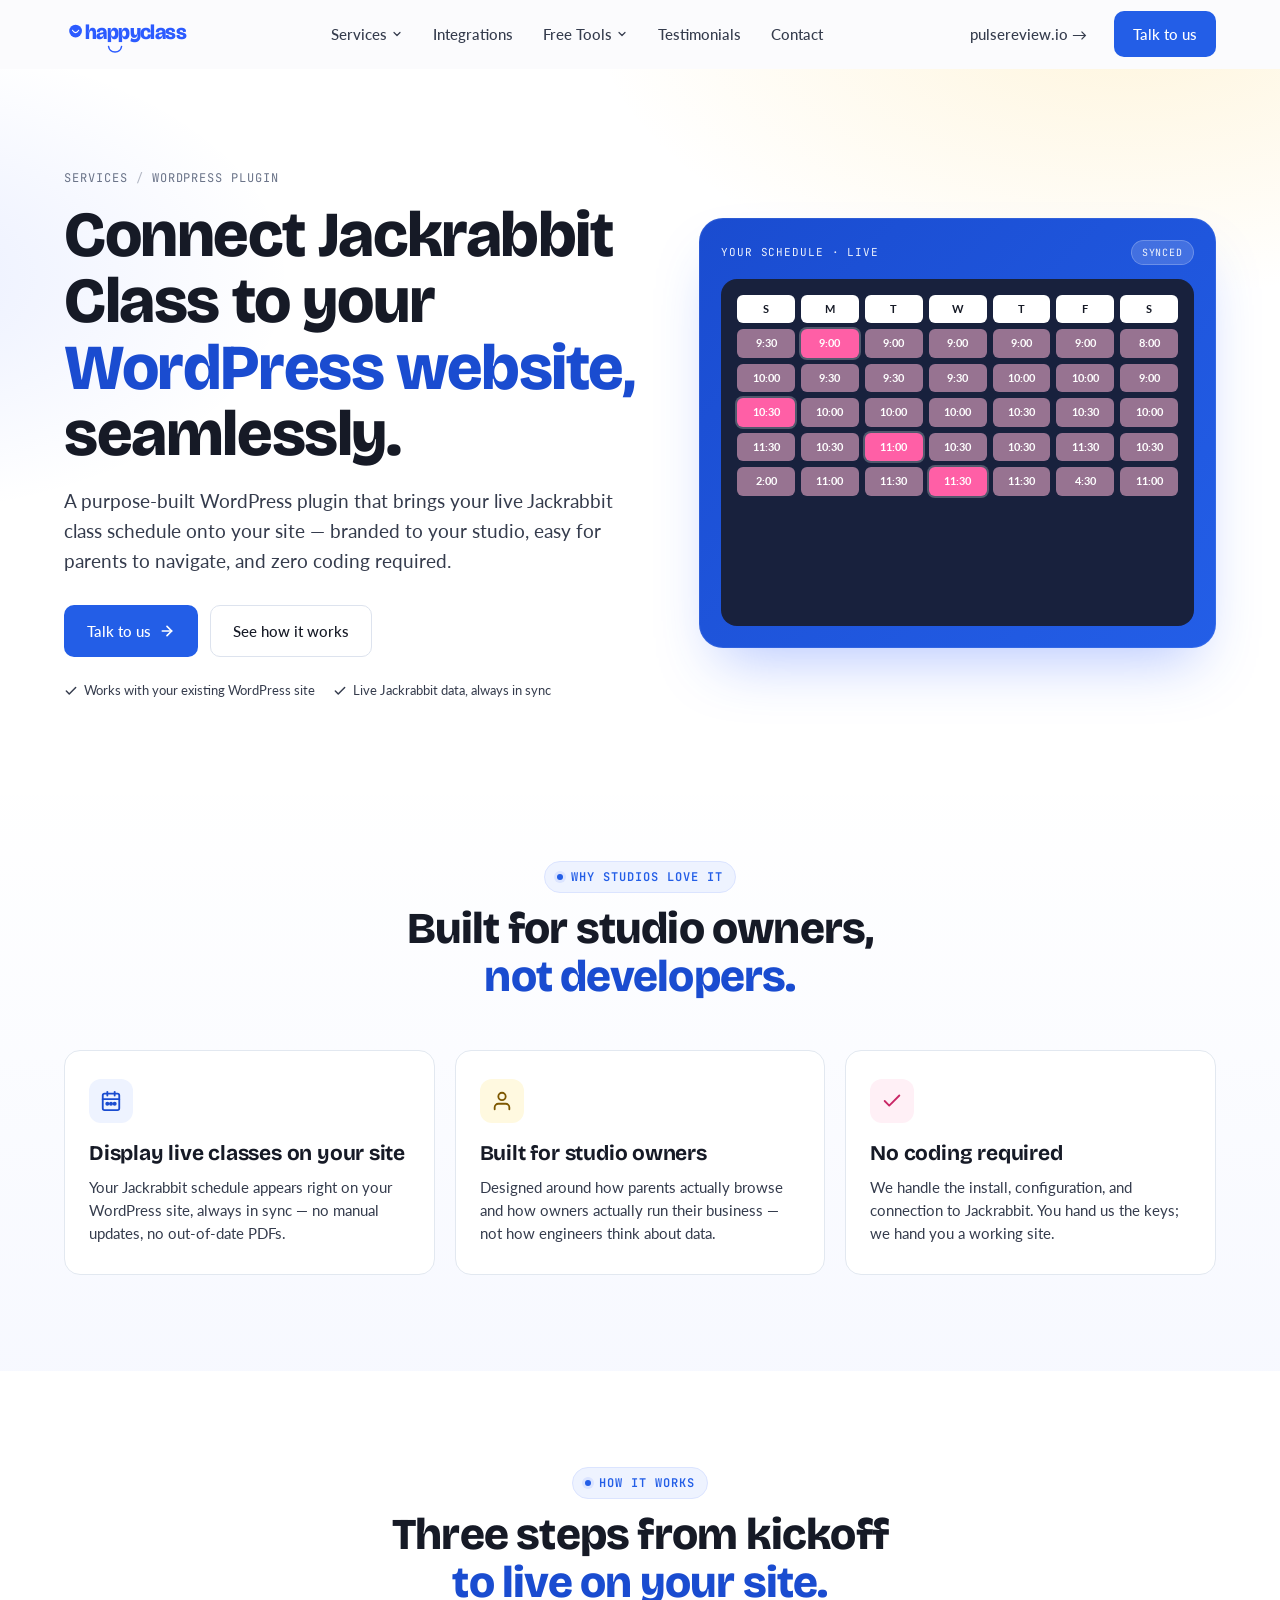
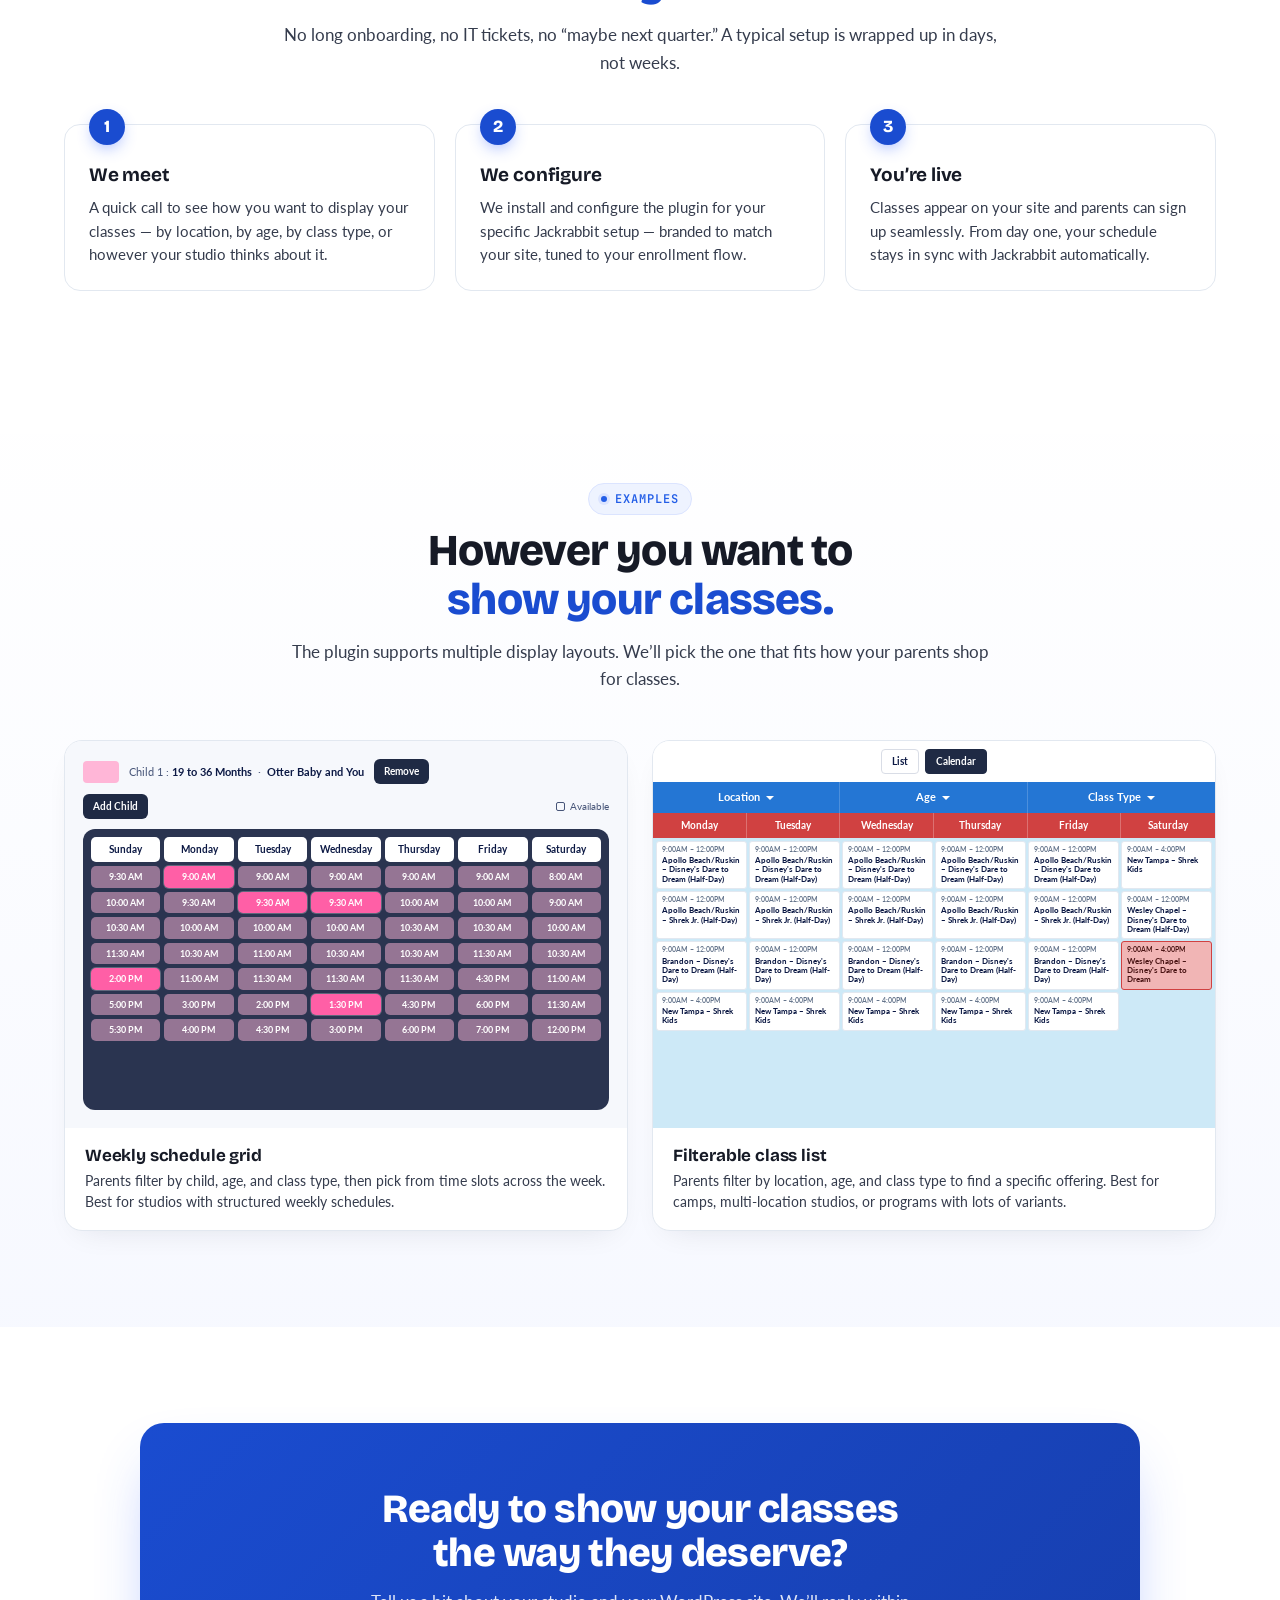
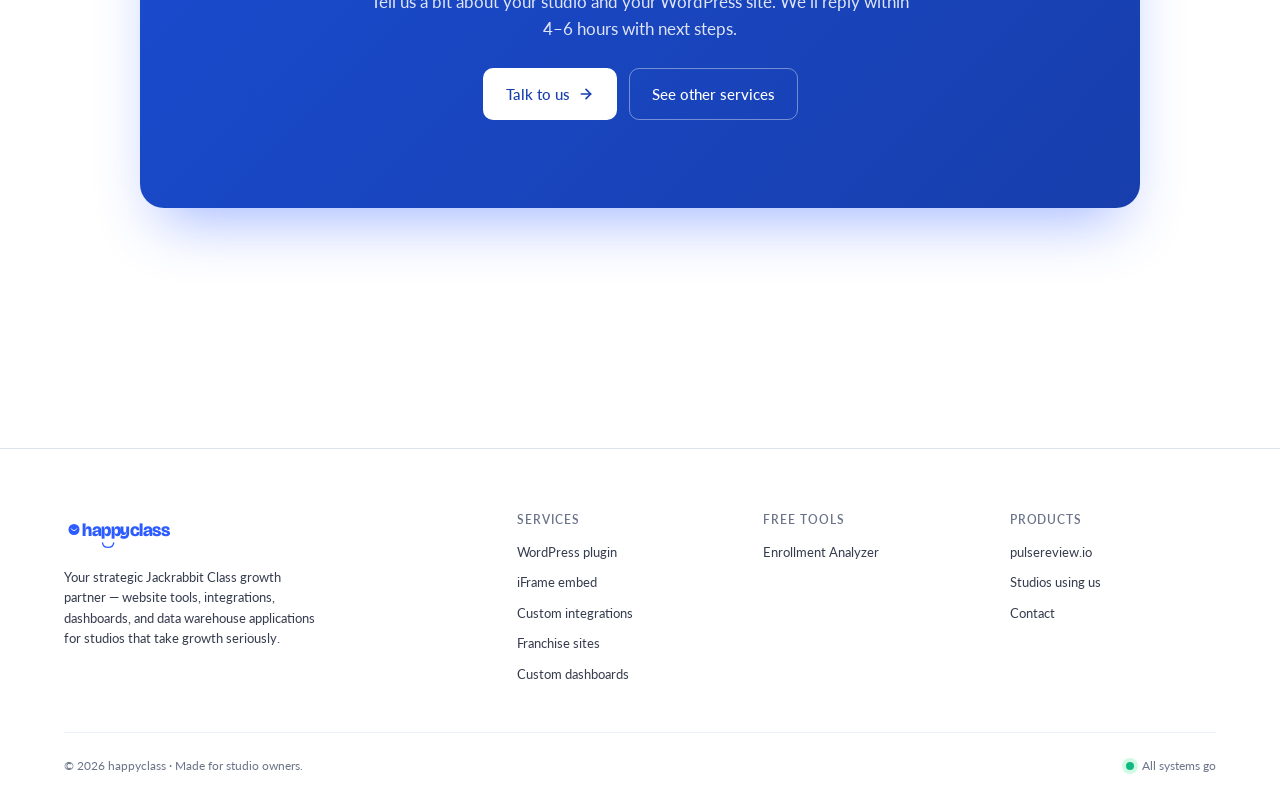
<file: services/wordpress-plugin.html>
<!DOCTYPE html>
<html lang="en">
<head>
<meta charset="utf-8">
<meta name="viewport" content="width=device-width, initial-scale=1">
<title>WordPress integration plugin — happyclass</title>
<meta name="description" content="Connect Jackrabbit Class to your WordPress website, seamlessly. A drop-in calendar and class browser plugin built for studio owners — no coding required.">
<meta name="theme-color" content="#235EE7">
<link rel="icon" type="image/svg+xml" href='data:image/svg+xml;utf8,<svg xmlns="http://www.w3.org/2000/svg" viewBox="0 0 400 400"><rect width="400" height="400" rx="80" fill="%23235EE7"/><path d="M 110 175 Q 200 280 290 175" fill="none" stroke="%23ffffff" stroke-width="34" stroke-linecap="round"/><circle cx="200" cy="120" r="14" fill="%23fbc638"/></svg>'>
<meta property="og:title" content="WordPress integration plugin — happyclass">
<meta property="og:description" content="Connect Jackrabbit Class to your WordPress website, seamlessly. A drop-in calendar and class browser plugin built for studio owners — no coding required.">
<meta property="og:type" content="website">

<link rel="preconnect" href="https://fonts.googleapis.com">
<link rel="preconnect" href="https://fonts.gstatic.com" crossorigin>
<link href="https://fonts.googleapis.com/css2?family=Bricolage+Grotesque:opsz,wght@12..96,400;12..96,500;12..96,600;12..96,700;12..96,800&family=Lato:wght@300;400;700;900&family=JetBrains+Mono:wght@400;500;600&display=swap" rel="stylesheet">

<style>
/* ============================================================
   happyclass — design tokens
   colors_and_type.css

   Adapted from pulsereview's design language (Geist sans +
   Bricolage Grotesque display + JetBrains Mono), tuned to
   happyclass's existing brand blue (#235EE7) and the playful
   "kids' classes" audience: gymnastics, dance, swim, music, cheer.
   ============================================================ */

/* google fonts — load once at the top of every doc */
:root {
  /* ----------------------------------------
     happy blue — primary brand color
     anchored on the gohappyclass site blue
     (#235EE7), tonal scale built around it
     ---------------------------------------- */
  --happy-50:  #eef3ff;
  --happy-100: #dbe4ff;
  --happy-200: #b9caff;
  --happy-300: #8da9ff;
  --happy-400: #5b85f5;
  --happy-500: #235ee7;  /* primary — site theme color */
  --happy-600: #1a4cd0;
  --happy-700: #173eac;
  --happy-800: #16358a;
  --happy-900: #142d6e;
  --happy-950: #0c1944;

  /* ----------------------------------------
     accent — sunshine / playful warmth
     used SPARINGLY: stars, badges, kid-energy
     moments (the "happy" in happyclass).
     buttercup yellow — no orange undertones.
     ---------------------------------------- */
  --sun-50:  #fff9e0;
  --sun-100: #ffefb0;
  --sun-200: #ffe177;
  --sun-300: #ffd23f;
  --sun-400: #fbc638;   /* primary accent — clean yellow */
  --sun-500: #e2a900;
  --sun-600: #b88200;
  --sun-700: #7e5800;

  /* blossom — secondary warm accent. soft pink, no orange. */
  --blossom-50:  #fff0f6;
  --blossom-100: #ffdcea;
  --blossom-200: #ffbcd5;
  --blossom-300: #ff96bb;
  --blossom-400: #ff70a1;   /* primary blossom */
  --blossom-500: #ed4683;
  --blossom-600: #c92766;

  /* coral alias kept for back-compat — same as blossom */
  --coral-50:  var(--blossom-50);
  --coral-100: var(--blossom-100);
  --coral-200: var(--blossom-200);
  --coral-300: var(--blossom-300);
  --coral-400: var(--blossom-400);
  --coral-500: var(--blossom-500);
  --coral-600: var(--blossom-600);

  /* ----------------------------------------
     semantic colors
     ---------------------------------------- */
  --mint-50:  #ecfdf5; --mint-100: #d1fae5; --mint-200: #a7f3d0;
  --mint-300: #6ee7b7; --mint-400: #34d399; --mint-500: #10b981;
  --mint-600: #059669; --mint-700: #047857;

  --amber-50: #fffbeb; --amber-100: #fef3c7; --amber-300: #fcd34d;
  --amber-400: #fbbf24; --amber-500: #f59e0b; --amber-600: #d97706;
  --amber-700: #b45309;

  --rose-50:  #fff1f2; --rose-100: #ffe4e6; --rose-400: #fb7185;
  --rose-500: #f43f5e; --rose-600: #e11d48; --rose-700: #be123c;

  /* ----------------------------------------
     slate — neutrals (cool, slightly blue)
     ---------------------------------------- */
  --slate-0:   #ffffff;
  --slate-25:  #fafbfd;
  --slate-50:  #f4f6fb;
  --slate-100: #ecf0f7;
  --slate-200: #dde3ee;
  --slate-300: #c3cbdb;
  --slate-400: #98a2b8;
  --slate-500: #6a7388;
  --slate-600: #4b5468;
  --slate-700: #353c4d;
  --slate-800: #232838;
  --slate-900: #161a26;
  --slate-950: #0c0f18;

  /* ----------------------------------------
     semantic tokens — USE THESE in components
     (don't reach for the raw scale)
     ---------------------------------------- */
  --bg-app:     var(--slate-25);
  --bg-surface: var(--slate-0);
  --bg-sunken:  var(--slate-50);
  --bg-inverse: var(--slate-900);

  --fg-1: var(--slate-900);   /* primary text */
  --fg-2: var(--slate-700);   /* body */
  --fg-3: var(--slate-500);   /* muted */
  --fg-4: var(--slate-400);   /* hint */
  --fg-inverse: var(--slate-0);

  --brand:         var(--happy-500);
  --brand-hover:   var(--happy-600);
  --brand-pressed: var(--happy-700);
  --brand-fg:      var(--slate-0);
  --brand-tint:    var(--happy-50);

  --accent:        var(--sun-400);
  --accent-tint:   var(--sun-50);

  --success:       var(--mint-500);
  --success-tint:  var(--mint-50);
  --warning:       var(--amber-500);
  --warning-tint:  var(--amber-50);
  --danger:        var(--rose-500);
  --danger-tint:   var(--rose-50);

  --border-subtle: var(--slate-100);
  --border:        var(--slate-200);
  --border-strong: var(--slate-300);

  /* ----------------------------------------
     typography
     ---------------------------------------- */
  --font-sans:    "Geist", ui-sans-serif, system-ui, -apple-system, "Segoe UI", sans-serif;
  --font-display: "Bricolage Grotesque", "Geist", ui-sans-serif, system-ui, sans-serif;
  --font-mono:    "JetBrains Mono", ui-monospace, "SF Mono", Menlo, monospace;

  /* type scale (px) */
  --text-2xs: 11px;
  --text-xs:  12px;
  --text-sm:  13px;
  --text-md:  15px;
  --text-lg:  17px;
  --text-xl:  20px;
  --text-2xl: 24px;
  --text-3xl: 30px;
  --text-4xl: 38px;
  --text-5xl: 48px;
  --text-6xl: 64px;
  --text-7xl: 84px;

  /* line heights */
  --lh-tight: 1.05;
  --lh-snug:  1.2;
  --lh-base:  1.5;
  --lh-loose: 1.65;

  /* letter spacing */
  --tracking-tight: -0.02em;
  --tracking-snug:  -0.01em;
  --tracking-wide:   0.08em;

  /* ----------------------------------------
     spacing — 4px base
     ---------------------------------------- */
  --space-1:  4px;
  --space-2:  8px;
  --space-3:  12px;
  --space-4:  16px;
  --space-5:  20px;
  --space-6:  24px;
  --space-7:  32px;
  --space-8:  40px;
  --space-9:  48px;
  --space-10: 64px;
  --space-11: 80px;
  --space-12: 96px;
  --space-13: 128px;

  /* ----------------------------------------
     radii — soft, friendly, mid-rounding
     ---------------------------------------- */
  --radius-xs:   4px;
  --radius-sm:   6px;
  --radius-md:   10px;
  --radius-lg:   14px;
  --radius-xl:   20px;
  --radius-2xl:  28px;
  --radius-full: 999px;

  /* ----------------------------------------
     shadows — cool-blue tinted, never gray
     ---------------------------------------- */
  --shadow-xs: 0 1px 2px rgba(20,45,110,.05);
  --shadow-sm: 0 1px 2px rgba(20,45,110,.06), 0 1px 3px rgba(20,45,110,.05);
  --shadow-md: 0 4px 6px -2px rgba(20,45,110,.06), 0 8px 16px -4px rgba(20,45,110,.08);
  --shadow-lg: 0 12px 16px -4px rgba(20,45,110,.08), 0 24px 48px -12px rgba(20,45,110,.18);
  --shadow-xl: 0 24px 48px -12px rgba(20,45,110,.22), 0 48px 96px -24px rgba(20,45,110,.18);
  --ring-focus: 0 0 0 3px rgba(35,94,231,.28);

  /* ----------------------------------------
     motion
     ---------------------------------------- */
  --ease-out:    cubic-bezier(0.22, 1, 0.36, 1);
  --ease-spring: cubic-bezier(0.34, 1.56, 0.64, 1);
  --duration-fast: 120ms;
  --duration-base: 180ms;
  --duration-slow: 280ms;
}

/* ============================================================
   base — semantic typography
   ============================================================ */
*, *::before, *::after { box-sizing: border-box; }

html {
  font-family: var(--font-sans);
  color: var(--fg-1);
  -webkit-font-smoothing: antialiased;
  scroll-behavior: smooth;
}
body {
  margin: 0;
  background: var(--bg-app);
  font-size: var(--text-md);
  line-height: var(--lh-base);
}

h1, h2, h3, h4, h5, h6 {
  font-family: var(--font-display);
  font-weight: 700;
  letter-spacing: var(--tracking-tight);
  color: var(--fg-1);
  margin: 0;
  text-wrap: balance;
}
h1 { font-size: var(--text-6xl); line-height: var(--lh-tight); }
h2 { font-size: var(--text-5xl); line-height: var(--lh-tight); }
h3 { font-size: var(--text-3xl); line-height: var(--lh-snug); letter-spacing: var(--tracking-snug); }
h4 { font-size: var(--text-xl);  line-height: var(--lh-snug); letter-spacing: var(--tracking-snug); font-weight: 600; }
h5 { font-size: var(--text-lg);  line-height: var(--lh-snug); font-weight: 600; font-family: var(--font-sans); }
h6 { font-size: var(--text-md);  line-height: var(--lh-snug); font-weight: 600; font-family: var(--font-sans); }

p { margin: 0; }
p.lede   { font-size: var(--text-lg); color: var(--fg-2); line-height: var(--lh-loose); text-wrap: pretty; }
p.body   { font-size: var(--text-md); color: var(--fg-2); }
p.small  { font-size: var(--text-sm); color: var(--fg-3); }
p.micro  { font-size: var(--text-xs); color: var(--fg-3); }

a {
  color: var(--brand);
  text-decoration: none;
  transition: color var(--duration-fast) var(--ease-out);
}
a:hover { color: var(--brand-hover); }

code, kbd, samp, pre {
  font-family: var(--font-mono);
  font-size: 0.92em;
}

::selection { background: var(--happy-200); color: var(--fg-1); }
img, svg { display: block; max-width: 100%; }
button { font: inherit; }

/* ----------------------------------------
   utilities used across cards/UI kits
   ---------------------------------------- */
.eyebrow {
  display: inline-flex;
  align-items: center;
  gap: var(--space-2);
  font-family: var(--font-mono);
  font-size: var(--text-xs);
  font-weight: 600;
  text-transform: uppercase;
  letter-spacing: var(--tracking-wide);
  color: var(--brand);
  padding: 6px 12px;
  background: var(--brand-tint);
  border-radius: var(--radius-full);
  border: 1px solid var(--happy-100);
}
.eyebrow .dot {
  width: 6px; height: 6px;
  border-radius: 999px;
  background: var(--brand);
  box-shadow: 0 0 0 3px var(--happy-100);
}

.stars { color: var(--sun-400); letter-spacing: 1px; }
.mono  { font-family: var(--font-mono); }

/* ==== block separator ==== */

/* marketing UI kit — uses tokens from ../../colors_and_type.css */

.container { max-width: 1200px; margin: 0 auto; padding: 0 var(--space-6); }

/* ============================================================
   NAV
   ============================================================ */
.hc-nav-wrap {
  position: sticky; top: 0; z-index: 50;
  background: rgba(250, 251, 253, 0.8);
  backdrop-filter: blur(12px); -webkit-backdrop-filter: blur(12px);
  border-bottom: 1px solid transparent;
  transition: background var(--duration-fast) var(--ease-out), border-color var(--duration-fast) var(--ease-out);
}
.hc-nav-wrap.scrolled { background: rgba(255, 255, 255, 0.92); border-bottom-color: var(--border); }
.hc-nav { display: flex; align-items: center; justify-content: space-between; height: 68px; }
.hc-brand { display: flex; align-items: center; gap: 10px; }
.hc-brand img { height: 28px; width: auto; }
.hc-nav-links { display: flex; align-items: center; gap: 2px; }
.hc-nav-links a {
  color: var(--fg-2); font-size: var(--text-md); font-weight: 500;
  padding: 8px 14px; border-radius: var(--radius-sm);
  transition: background var(--duration-fast) var(--ease-out), color var(--duration-fast) var(--ease-out);
}
.hc-nav-links a:hover { background: var(--bg-sunken); color: var(--fg-1); }
.hc-nav-cta { display: flex; align-items: center; gap: var(--space-2); }

.hc-btn {
  display: inline-flex; align-items: center; gap: var(--space-2);
  padding: 11px 18px; border-radius: var(--radius-md);
  font-family: var(--font-sans); font-weight: 500; font-size: var(--text-md);
  border: 1px solid transparent; cursor: pointer;
  transition: background var(--duration-fast) var(--ease-out),
              border-color var(--duration-fast) var(--ease-out),
              color var(--duration-fast) var(--ease-out),
              box-shadow var(--duration-fast) var(--ease-out);
  text-decoration: none;
}
.hc-btn:focus-visible { outline: none; box-shadow: var(--ring-focus); }
.hc-btn-primary   { background: var(--brand); color: var(--brand-fg); }
.hc-btn-primary:hover { background: var(--brand-hover); color: #fff; }
.hc-btn-primary:active { background: var(--brand-pressed); }
.hc-btn-secondary { background: var(--bg-surface); border-color: var(--border); color: var(--fg-1); }
.hc-btn-secondary:hover { background: var(--bg-sunken); border-color: var(--border-strong); }
.hc-btn-ghost { background: transparent; color: var(--fg-2); }
.hc-btn-ghost:hover { background: var(--bg-sunken); color: var(--fg-1); }
.hc-btn-lg { padding: 14px 22px; }
.hc-btn svg { width: 16px; height: 16px; }

/* ============================================================
   HERO
   ============================================================ */
.hc-hero { position: relative; padding: var(--space-12) 0 var(--space-11); overflow: hidden; }
.hc-hero::before {
  content: ""; position: absolute; inset: 0; z-index: 0;
  background: radial-gradient(60% 50% at 70% 0%, var(--happy-50) 0%, transparent 60%),
              radial-gradient(40% 40% at 10% 30%, var(--coral-50) 0%, transparent 70%);
}
.hc-hero .container { position: relative; z-index: 1; }
.hc-hero-grid { display: grid; grid-template-columns: 1.05fr 1fr; gap: var(--space-10); align-items: center; }
.hc-hero h1 {
  font-family: var(--font-display); font-weight: 700;
  font-size: var(--text-6xl); letter-spacing: var(--tracking-tight);
  line-height: 1.02; color: var(--fg-1);
  margin: var(--space-5) 0 var(--space-5); text-wrap: balance;
}
.hc-hero h1 .accent { color: var(--brand); }
.hc-hero .lede {
  font-size: var(--text-lg); line-height: 1.55; color: var(--fg-2);
  max-width: 52ch; margin-bottom: var(--space-7);
}
.hc-hero .lede strong { color: var(--fg-1); font-weight: 600; }
.hc-hero-ctas { display: flex; flex-wrap: wrap; gap: var(--space-3); align-items: center; }
.hc-hero-micro {
  margin-top: var(--space-5); display: flex; flex-wrap: wrap; gap: var(--space-5);
  font-size: var(--text-sm); color: var(--fg-3);
}
.hc-hero-micro span { display: inline-flex; align-items: center; gap: 6px; }
.hc-hero-micro svg { width: 14px; height: 14px; color: var(--mint-500); }
.hc-hero-foot {
  margin-top: var(--space-5); font-size: var(--text-xs); color: var(--fg-3); font-family: var(--font-mono);
}

/* hero visual — embed widget preview floating */
.hc-hero-visual { position: relative; min-height: 480px; }
.hc-hero-card {
  position: absolute; background: #fff;
  border: 1px solid var(--border); border-radius: var(--radius-lg);
  box-shadow: var(--shadow-lg); padding: var(--space-5);
}
.hc-hero-card.dash {
  inset: 0px 60px auto auto; width: 360px;
  transform: rotate(-2deg);
}
.hc-hero-card.qa {
  bottom: 8px; left: 0; width: 320px; padding: var(--space-4);
  transform: rotate(2deg);
}
.hc-hero-card.toast {
  top: 250px; right: 8px; width: 280px; padding: 14px 16px;
  display: flex; align-items: center; gap: 12px;
  border-left: 3px solid var(--success);
  animation: hc-toast-in 600ms var(--ease-spring) 400ms both;
}
@keyframes hc-toast-in {
  from { transform: translateY(8px) rotate(0); opacity: 0; }
  to   { transform: translateY(0) rotate(-1deg); opacity: 1; }
}
.hc-toast-icon {
  width: 32px; height: 32px; border-radius: 999px;
  background: var(--mint-50); color: var(--mint-600);
  display: flex; align-items: center; justify-content: center; flex: none;
}
.hc-toast-icon svg { width: 18px; height: 18px; }
.hc-toast-text { font-size: var(--text-sm); }
.hc-toast-text strong { display: block; font-weight: 600; color: var(--fg-1); }
.hc-toast-text span { color: var(--fg-3); font-size: var(--text-xs); }

.hc-dash-head { display: flex; align-items: center; justify-content: space-between; margin-bottom: var(--space-3); }
.hc-dash-title { font-family: var(--font-mono); font-size: var(--text-xs); color: var(--fg-3); text-transform: uppercase; letter-spacing: 0.08em; font-weight: 600; }
.hc-mini-grid { display: grid; grid-template-columns: repeat(7, 1fr); gap: 3px; background: var(--slate-900); padding: 6px; border-radius: 8px; }
.hc-mini-day { font-family: var(--font-sans); font-size: 9px; font-weight: 600; color: var(--slate-300); text-align: center; padding: 3px 0; }
.hc-mini-slot { font-family: var(--font-sans); font-size: 8px; font-weight: 600; padding: 3px 2px; border-radius: 3px; color: var(--slate-300); background: var(--slate-700); text-align: center; }
.hc-mini-slot.a { background: var(--happy-300); color: var(--happy-950); }
.hc-mini-slot.b { background: var(--coral-300); color: #4a1a0a; }
.hc-mini-slot.s { background: var(--sun-400); color: #fff; }

.hc-qa-row { display: flex; align-items: center; justify-content: space-between; padding: 10px 12px; background: var(--sun-400); color: #fff; border-radius: 8px; font-family: var(--font-sans); font-size: 13px; font-weight: 500; }
.hc-qa-row + .hc-qa-row { margin-top: 6px; }
.hc-qa-row strong { font-weight: 600; }
.hc-qa-cta { display: flex; justify-content: center; padding: 8px; margin-top: 8px; background: var(--happy-50); border-radius: 8px; }
.hc-qa-cta button { background: var(--happy-700); color: #fff; border: none; padding: 8px 16px; border-radius: 6px; font-family: var(--font-sans); font-weight: 600; font-size: 12px; cursor: pointer; }

@media (max-width: 980px) {
  .hc-hero { padding: var(--space-10) 0; }
  .hc-hero-grid { grid-template-columns: 1fr; gap: var(--space-9); }
  .hc-hero h1 { font-size: var(--text-5xl); }
  .hc-hero-visual { min-height: 380px; }
}
@media (max-width: 520px) {
  .hc-hero h1 { font-size: var(--text-4xl); }
  .hc-hero-visual { display: none; }
}

/* ============================================================
   SECTIONS
   ============================================================ */
.hc-section { padding: var(--space-12) 0; }
.hc-section-head { max-width: 680px; margin: 0 auto var(--space-9); text-align: center; }
.hc-section-head h2 {
  font-family: var(--font-display); font-weight: 700;
  font-size: var(--text-5xl); letter-spacing: -0.02em; line-height: 1.05;
  color: var(--fg-1); margin-top: var(--space-4); text-wrap: balance;
}
.hc-section-head h2 .accent { color: var(--brand); }
.hc-section-head p {
  font-size: var(--text-lg); color: var(--fg-2); margin-top: var(--space-4);
  line-height: 1.55; max-width: 56ch; margin-left: auto; margin-right: auto; text-wrap: pretty;
}

/* features */
.hc-features { display: grid; grid-template-columns: repeat(2, 1fr); gap: var(--space-6); }
.hc-feature {
  display: grid; grid-template-columns: 1fr 1fr; gap: var(--space-7);
  align-items: center; background: var(--bg-surface);
  border: 1px solid var(--border); border-radius: var(--radius-xl);
  padding: var(--space-7); overflow: hidden;
  transition: box-shadow var(--duration-base) var(--ease-out),
              transform var(--duration-base) var(--ease-out),
              border-color var(--duration-base) var(--ease-out);
}
.hc-feature:hover { box-shadow: var(--shadow-md); border-color: var(--border-strong); transform: translateY(-2px); }
.hc-feature.flip { grid-template-columns: 1fr 1fr; }
.hc-feature .copy { padding: 0; }
.hc-feature-icon {
  display: inline-flex; align-items: center; justify-content: center;
  width: 40px; height: 40px; border-radius: var(--radius-md);
  background: var(--brand-tint); color: var(--brand); margin-bottom: var(--space-4);
}
.hc-feature-icon.coral { background: var(--coral-50); color: var(--coral-500); }
.hc-feature-icon.sun { background: var(--sun-50); color: var(--sun-600); }
.hc-feature-icon.mint { background: var(--mint-50); color: var(--mint-600); }
.hc-feature-icon svg { width: 20px; height: 20px; }
.hc-feature h3 { font-family: var(--font-display); font-weight: 700; font-size: var(--text-2xl); letter-spacing: -0.01em; line-height: 1.15; color: var(--fg-1); margin-bottom: var(--space-3); text-wrap: balance; }
.hc-feature p { font-size: var(--text-md); color: var(--fg-2); line-height: 1.55; text-wrap: pretty; }
.hc-feature .visual { display: flex; justify-content: center; align-items: center; min-height: 220px; }
.hc-feature .visual > * { width: 100%; }

@media (max-width: 880px) {
  .hc-features { grid-template-columns: 1fr; }
  .hc-feature, .hc-feature.flip { grid-template-columns: 1fr; }
  .hc-feature .visual { order: -1; }
}

/* compatibility row */
.hc-compat {
  background: var(--bg-surface); border-top: 1px solid var(--border-subtle); border-bottom: 1px solid var(--border-subtle);
  padding: var(--space-8) 0;
}
.hc-compat-inner { display: flex; align-items: center; justify-content: space-between; gap: var(--space-7); flex-wrap: wrap; }
.hc-compat-head { display: flex; flex-direction: column; gap: var(--space-1); max-width: 360px; }
.hc-compat-head .label { font-family: var(--font-mono); font-size: var(--text-xs); font-weight: 600; text-transform: uppercase; letter-spacing: 0.08em; color: var(--fg-3); }
.hc-compat-head .title { font-family: var(--font-display); font-size: var(--text-xl); font-weight: 700; letter-spacing: -0.01em; color: var(--fg-1); }
.hc-platforms { display: flex; gap: var(--space-4); flex-wrap: wrap; }
.hc-platform {
  display: inline-flex; align-items: center; gap: 10px; padding: 10px 16px;
  background: var(--bg-sunken); border: 1px solid var(--border-subtle);
  border-radius: var(--radius-md); font-family: var(--font-sans);
  font-size: var(--text-sm); color: var(--fg-1); font-weight: 500;
}
.hc-platform .dot { width: 8px; height: 8px; border-radius: 999px; }

/* testimonials */
.hc-testimonials { display: grid; grid-template-columns: repeat(2, 1fr); gap: var(--space-5); }
.hc-testimonial {
  background: var(--bg-surface); border: 1px solid var(--border);
  border-radius: var(--radius-lg); padding: var(--space-7);
  display: flex; flex-direction: column; gap: var(--space-4);
}
.hc-testimonial .stars { color: var(--sun-400); letter-spacing: 2px; font-size: var(--text-lg); }
.hc-testimonial blockquote { font-family: var(--font-display); font-weight: 500; font-size: var(--text-xl); line-height: 1.35; color: var(--fg-1); margin: 0; letter-spacing: -0.01em; text-wrap: pretty; }
.hc-testimonial .who { display: flex; align-items: center; gap: 12px; margin-top: auto; }
.hc-testimonial .avatar { width: 40px; height: 40px; border-radius: 999px; background: linear-gradient(135deg, var(--happy-300), var(--coral-300)); color: #fff; display: flex; align-items: center; justify-content: center; font-weight: 600; font-size: 14px; }
.hc-testimonial .name { display: flex; flex-direction: column; }
.hc-testimonial .name strong { font-family: var(--font-sans); font-weight: 600; font-size: var(--text-sm); color: var(--fg-1); }
.hc-testimonial .name span { font-family: var(--font-sans); font-size: var(--text-xs); color: var(--fg-3); }

@media (max-width: 760px) { .hc-testimonials { grid-template-columns: 1fr; } }

/* final cta */
.hc-cta {
  position: relative; overflow: hidden;
  background: radial-gradient(80% 100% at 50% 0%, var(--happy-600) 0%, var(--happy-800) 100%);
  border-radius: var(--radius-2xl); padding: var(--space-12) var(--space-9);
  text-align: center; color: #fff;
}
.hc-cta::before {
  content: ""; position: absolute; inset: 0; opacity: 0.2; pointer-events: none;
  background: url("data:image/svg+xml;utf8,<svg xmlns='http://www.w3.org/2000/svg' viewBox='0 0 400 200'><path d='M0 100 Q60 60 120 100 T240 100 T360 100 T480 100' fill='none' stroke='%23ffffff' stroke-width='2' stroke-linecap='round' opacity='0.7'/><path d='M0 110 Q60 70 120 110 T240 110 T360 110 T480 110' fill='none' stroke='%23ffa517' stroke-width='2' stroke-linecap='round' opacity='0.6'/><path d='M140 130 Q200 170 260 130' fill='none' stroke='%23ffa517' stroke-width='3' stroke-linecap='round'/></svg>") center / cover no-repeat;
}
.hc-cta > * { position: relative; }
.hc-cta h2 { font-family: var(--font-display); font-weight: 700; font-size: var(--text-5xl); letter-spacing: -0.02em; line-height: 1.05; color: #fff; text-wrap: balance; }
.hc-cta p { margin-top: var(--space-4); font-size: var(--text-lg); color: rgba(255, 255, 255, 0.85); max-width: 50ch; margin-left: auto; margin-right: auto; }
.hc-cta-actions { margin-top: var(--space-7); display: flex; gap: var(--space-3); justify-content: center; flex-wrap: wrap; }
.hc-cta .hc-btn-primary { background: #fff; color: var(--brand); }
.hc-cta .hc-btn-primary:hover { background: var(--slate-50); }
.hc-cta .hc-btn-secondary { background: transparent; border-color: rgba(255, 255, 255, 0.4); color: #fff; }
.hc-cta .hc-btn-secondary:hover { background: rgba(255, 255, 255, 0.1); border-color: rgba(255, 255, 255, 0.6); }
.hc-cta-micro { margin-top: var(--space-5); font-size: var(--text-sm); color: rgba(255, 255, 255, 0.7); }

/* footer */
.hc-footer { padding: var(--space-10) 0 var(--space-7); border-top: 1px solid var(--border); margin-top: var(--space-12); }
.hc-footer-top { display: grid; grid-template-columns: 2fr 1fr 1fr 1fr; gap: var(--space-8); margin-bottom: var(--space-9); }
.hc-footer-col h4 { font-family: var(--font-sans); font-size: var(--text-xs); font-weight: 600; text-transform: uppercase; letter-spacing: 0.08em; color: var(--fg-3); margin-bottom: var(--space-3); }
.hc-footer-col ul { list-style: none; padding: 0; margin: 0; display: flex; flex-direction: column; gap: var(--space-2); }
.hc-footer-col a { color: var(--fg-2); font-size: var(--text-sm); }
.hc-footer-col a:hover { color: var(--brand); }
.hc-footer-pitch { color: var(--fg-2); font-size: var(--text-sm); line-height: 1.55; max-width: 32ch; margin-top: var(--space-4); }
.hc-footer-bottom { display: flex; align-items: center; justify-content: space-between; gap: var(--space-5); padding-top: var(--space-6); border-top: 1px solid var(--border-subtle); flex-wrap: wrap; font-size: var(--text-xs); color: var(--fg-3); }
.hc-footer-bottom .health { display: flex; align-items: center; gap: 8px; }
.hc-footer-bottom .health .dot { width: 8px; height: 8px; border-radius: 999px; background: var(--success); box-shadow: 0 0 0 4px var(--mint-100); animation: hc-pulse 2s var(--ease-out) infinite; }
@keyframes hc-pulse { 0%, 100% { opacity: 1; } 50% { opacity: 0.55; } }
@media (max-width: 760px) { .hc-footer-top { grid-template-columns: 1fr 1fr; } }

/* ==== block separator ==== */

  body { background: var(--bg-app); }
  main { padding-bottom: var(--space-9); }

/* ==== block separator ==== */

/* extra (revised site) */
/* ============================================================
   happyclass — supplemental styles for revised marketing site
   - Services grid
   - Contact form (web3forms)
   ============================================================ */

/* Services grid */
.hc-services-grid {
  display: grid;
  grid-template-columns: repeat(3, 1fr);
  gap: var(--space-6, 24px);
  margin-top: var(--space-8, 32px);
}
@media (max-width: 980px) {
  .hc-services-grid { grid-template-columns: repeat(2, 1fr); }
}
@media (max-width: 640px) {
  .hc-services-grid { grid-template-columns: 1fr; }
}

.hc-service-card {
  background: #fff;
  border: 1px solid var(--border, #e5e7eb);
  border-radius: 14px;
  padding: 22px;
  box-shadow: var(--shadow-sm, 0 1px 2px rgba(0,0,0,0.04));
  display: flex;
  flex-direction: column;
  gap: 8px;
  transition: transform .15s ease, box-shadow .15s ease, border-color .15s ease;
}
.hc-service-card:hover {
  transform: translateY(-2px);
  box-shadow: var(--shadow-md, 0 4px 12px rgba(0,0,0,0.08));
  border-color: var(--happy-300, #93a8f5);
}
.hc-service-card h3 {
  font-family: var(--font-display, 'Bricolage Grotesque', serif);
  font-size: 20px;
  line-height: 1.2;
  color: var(--fg-1, #0c1944);
  margin: 4px 0 6px;
}
.hc-service-card p {
  font-family: var(--font-sans, -apple-system, sans-serif);
  font-size: 14px;
  line-height: 1.55;
  color: var(--fg-2, #475569);
  margin: 0 0 12px;
  flex: 1;
}
.hc-service-link {
  display: inline-flex;
  align-items: center;
  gap: 6px;
  font-family: var(--font-sans, -apple-system, sans-serif);
  font-weight: 600;
  font-size: 13px;
  color: var(--brand, #235EE7);
  text-decoration: none;
  margin-top: auto;
}
.hc-service-link svg {
  width: 14px;
  height: 14px;
  transition: transform .15s ease;
}
.hc-service-link:hover svg { transform: translateX(2px); }

/* Contact form */
.hc-form {
  display: flex;
  flex-direction: column;
  gap: 14px;
  max-width: 640px;
  margin: 28px auto 0;
  text-align: left;
}
.hc-form-row {
  display: grid;
  grid-template-columns: 1fr 1fr;
  gap: 14px;
}
@media (max-width: 640px) {
  .hc-form-row { grid-template-columns: 1fr; }
}
.hc-form label {
  display: flex;
  flex-direction: column;
  gap: 6px;
}
.hc-form label > span {
  font-family: var(--font-sans, -apple-system, sans-serif);
  font-size: 12px;
  font-weight: 600;
  color: rgba(255,255,255,0.85);
  text-transform: uppercase;
  letter-spacing: 0.06em;
}
.hc-form input[type="text"],
.hc-form input[type="email"],
.hc-form select,
.hc-form textarea {
  font-family: var(--font-sans, -apple-system, sans-serif);
  font-size: 14px;
  color: var(--fg-1, #0c1944);
  background: #fff;
  border: 1px solid rgba(255,255,255,0.3);
  border-radius: 10px;
  padding: 12px 14px;
  outline: none;
  transition: border-color .15s ease, box-shadow .15s ease;
}
.hc-form input:focus,
.hc-form select:focus,
.hc-form textarea:focus {
  border-color: var(--sun-400, #fbc638);
  box-shadow: 0 0 0 3px rgba(251,198,56,0.35);
}
.hc-form textarea { resize: vertical; min-height: 110px; }
.hc-form-error {
  background: rgba(220, 38, 38, 0.15);
  color: #fff;
  border: 1px solid rgba(220, 38, 38, 0.4);
  border-radius: 8px;
  padding: 10px 14px;
  font-family: var(--font-sans, -apple-system, sans-serif);
  font-size: 13px;
}
.hc-form-success {
  display: inline-flex;
  align-items: center;
  gap: 14px;
  background: rgba(255,255,255,0.12);
  border: 1px solid rgba(255,255,255,0.25);
  border-radius: 14px;
  padding: 20px 26px;
  margin: 24px auto 0;
  color: #fff;
  font-family: var(--font-sans, -apple-system, sans-serif);
}
.hc-form-success svg {
  width: 28px;
  height: 28px;
  color: var(--sun-400, #fbc638);
  flex: none;
}
.hc-form-success strong {
  display: block;
  font-family: var(--font-display, 'Bricolage Grotesque', serif);
  font-size: 18px;
  margin-bottom: 2px;
}
.hc-form-success span {
  display: block;
  font-size: 13px;
  opacity: 0.85;
}
.hc-form .hc-cta-actions { margin-top: 4px; justify-content: flex-start; }
.hc-form button[disabled] { opacity: 0.6; cursor: not-allowed; }




/* hide bundler splash if it ever appears (defense in depth) */
#__bundler_thumbnail, #__bundler_loading { display: none !important; }
.hc-form-error[hidden], .hc-form-error:empty { display: none; }
html { scroll-behavior: smooth; }
body { background: #fff; }
.hc-hero-card.toast .hc-toast-icon svg { width: 18px; height: 18px; color: var(--mint-500); }
.hc-feature-icon svg { width: 22px; height: 22px; }
.hc-btn svg { width: 16px; height: 16px; }

/* Body font override: Lato */
:root {
  --font-sans: "Lato", ui-sans-serif, system-ui, -apple-system, "Segoe UI", sans-serif;
}
body { font-family: var(--font-sans); }

/* Inline SVG logo sizing */
.hc-brand .hc-logo-svg { height: 44px; width: auto; display: block; }
.hc-footer-col .hc-logo-svg { height: 38px; width: auto; display: block; }

/* Style tel inputs identically to the existing text/email inputs */
.hc-form input[type="tel"] {
  font-family: var(--font-sans);
  font-size: 14px;
  color: var(--fg-1, #0c1944);
  background: #fff;
  border: 1px solid rgba(255,255,255,0.3);
  border-radius: 10px;
  padding: 12px 14px;
  outline: none;
  transition: border-color .15s ease, box-shadow .15s ease;
}
.hc-form input[type="tel"]:focus {
  border-color: var(--sun-400, #fbc638);
  box-shadow: 0 0 0 3px rgba(251,198,56,0.35);
}

/* ----------------- Free Tools dropdown ----------------- */
.hc-nav-dropdown { position: relative; display: inline-flex; align-items: center; }
.hc-nav-dropdown-trigger {
  display: inline-flex;
  align-items: center;
  gap: 4px;
  cursor: pointer;
  user-select: none;
}
.hc-nav-dropdown-trigger svg { width: 12px; height: 12px; transition: transform 0.15s; }
.hc-nav-dropdown:hover .hc-nav-dropdown-trigger svg,
.hc-nav-dropdown.open .hc-nav-dropdown-trigger svg { transform: rotate(180deg); }
.hc-nav-dropdown-menu {
  position: absolute;
  top: 100%;
  margin-top: 10px;
  left: 50%;
  transform: translateX(-50%) translateY(-6px);
  min-width: 240px;
  padding: 8px;
  background: #fff;
  border: 1px solid var(--border, #e5e7eb);
  border-radius: 12px;
  box-shadow: 0 12px 28px -8px rgba(15,23,42,0.15), 0 4px 10px -4px rgba(15,23,42,0.08);
  opacity: 0;
  visibility: hidden;
  pointer-events: none;
  transition: opacity 0.15s, transform 0.15s, visibility 0.15s;
  z-index: 60;
}
/* Invisible bridge across the visual gap so :hover doesn't break
   while the cursor traverses from trigger -> menu */
.hc-nav-dropdown-menu::before {
  content: '';
  position: absolute;
  top: -12px;
  left: 0;
  right: 0;
  height: 12px;
}
.hc-nav-dropdown:hover .hc-nav-dropdown-menu,
.hc-nav-dropdown.open .hc-nav-dropdown-menu {
  opacity: 1;
  visibility: visible;
  pointer-events: auto;
  transform: translateX(-50%) translateY(0);
}
.hc-nav-dropdown-menu a {
  display: flex;
  flex-direction: column;
  gap: 2px;
  padding: 10px 14px;
  border-radius: 8px;
  font-family: var(--font-sans);
  font-size: 14px;
  font-weight: 600;
  color: var(--fg-1, #0c1944);
  text-decoration: none;
  transition: background 0.12s, color 0.12s;
}
.hc-nav-dropdown-menu a:hover {
  background: var(--happy-50, #eef3ff);
  color: var(--brand, #235EE7);
}
.hc-nav-dropdown-menu a .desc {
  font-size: 12px;
  font-weight: 400;
  color: var(--fg-3, #64748b);
}
.hc-nav-dropdown-menu a.current {
  background: var(--happy-50, #eef3ff);
  color: var(--brand, #235EE7);
}
.hc-nav-dropdown-menu a.current::before {
  content: "● ";
  color: var(--brand);
  margin-right: 4px;
}
.hc-nav-dropdown-menu a.soon {
  color: var(--fg-3, #64748b);
  cursor: default;
}
.hc-nav-dropdown-menu a.soon:hover {
  background: transparent;
  color: var(--fg-3, #64748b);
}
.hc-nav-dropdown-menu a.soon .desc {
  font-style: italic;
  color: var(--fg-4, #94a3b8);
}


.wp-hero {
  padding: clamp(56px, 8vw, 96px) 0 clamp(40px, 6vw, 64px);
  background:
    radial-gradient(900px 500px at 88% -10%, rgba(251, 198, 56, 0.18), transparent 60%),
    radial-gradient(700px 400px at -10% 30%, rgba(44, 91, 255, 0.10), transparent 60%);
}
.wp-hero-grid {
  display: grid;
  grid-template-columns: 1.05fr 0.95fr;
  gap: clamp(32px, 5vw, 64px);
  align-items: center;
}
@media (max-width: 900px) { .wp-hero-grid { grid-template-columns: 1fr; } }
.wp-hero h1 {
  font-family: var(--font-display);
  font-size: clamp(40px, 5.4vw, 64px);
  line-height: 1.04;
  letter-spacing: -0.022em;
  font-weight: 800;
  color: var(--fg-1, #0c1944);
  margin: 14px 0 18px;
}
.wp-hero h1 .accent { color: var(--happy-600, #2C5BFF); }
.wp-hero .lede {
  font-family: var(--font-sans);
  font-size: clamp(17px, 1.6vw, 19px);
  line-height: 1.6;
  color: var(--fg-2, #475578);
  max-width: 58ch;
  margin: 0 0 28px;
}
.wp-hero-ctas { display: flex; gap: 12px; flex-wrap: wrap; margin-bottom: 24px; }
.wp-hero-micro { display: flex; flex-wrap: wrap; gap: 18px; font-family: var(--font-sans); font-size: 13px; color: var(--fg-2, #475578); }
.wp-hero-micro span { display: inline-flex; align-items: center; }

.wp-hero-visual {
  position: relative; aspect-ratio: 1.2 / 1; border-radius: 24px; overflow: hidden;
  background: linear-gradient(135deg, var(--happy-600, #2C5BFF) 0%, var(--happy-500, #4d75ff) 100%);
  box-shadow: 0 30px 60px -20px rgba(44, 91, 255, 0.35), 0 0 0 1px rgba(255,255,255,0.08) inset;
  padding: 22px; display: flex; flex-direction: column; gap: 14px;
}
.wp-mock-header { display: flex; justify-content: space-between; align-items: center; color: rgba(255,255,255,0.92); font-family: var(--font-mono); font-size: 11px; letter-spacing: 0.08em; text-transform: uppercase; }
.wp-mock-header .pill { background: rgba(255,255,255,0.16); border: 1px solid rgba(255,255,255,0.22); padding: 4px 10px; border-radius: 999px; font-size: 10px; }
.wp-mock-card { flex: 1; background: #18213d; border-radius: 16px; padding: 16px; display: grid; grid-template-columns: repeat(7, 1fr); gap: 6px; align-content: start; }
.wp-mock-day { background: #fff; border-radius: 6px; padding: 6px 4px; text-align: center; font-family: var(--font-sans); font-size: 11px; font-weight: 700; color: var(--fg-1); }
.wp-mock-slot { background: rgba(255, 182, 215, 0.55); color: #fff; border-radius: 6px; padding: 6px 4px; text-align: center; font-family: var(--font-sans); font-size: 11px; font-weight: 700; }
.wp-mock-slot.on { background: #ff5fa6; box-shadow: 0 0 0 2px rgba(255,255,255,0.25); }

.wp-section { padding: clamp(56px, 8vw, 96px) 0; }
.wp-section.alt { background: linear-gradient(180deg, transparent, rgba(44, 91, 255, 0.04)); }
.wp-section-head { text-align: center; max-width: 720px; margin: 0 auto 48px; }
.wp-section-head h2 { font-family: var(--font-display); font-size: clamp(30px, 3.6vw, 44px); line-height: 1.1; letter-spacing: -0.018em; font-weight: 800; color: var(--fg-1, #0c1944); margin: 12px 0 14px; }
.wp-section-head h2 .accent { color: var(--happy-600, #2C5BFF); }
.wp-section-head p { font-family: var(--font-sans); font-size: 17px; line-height: 1.6; color: var(--fg-2, #475578); margin: 0; }

.wp-benefits { display: grid; grid-template-columns: repeat(3, 1fr); gap: 20px; }
@media (max-width: 800px) { .wp-benefits { grid-template-columns: 1fr; } }
.wp-benefit { background: #fff; border: 1px solid var(--fg-6, #e2e8f0); border-radius: 16px; padding: 28px 24px; transition: transform .15s ease, box-shadow .15s ease, border-color .15s ease; }
.wp-benefit:hover { transform: translateY(-2px); box-shadow: 0 12px 30px -12px rgba(15, 23, 42, 0.12); border-color: var(--happy-300, #b3c4ff); }
.wp-benefit .ico { width: 44px; height: 44px; border-radius: 12px; display: inline-flex; align-items: center; justify-content: center; background: var(--happy-50, #eef3ff); color: var(--happy-600, #2C5BFF); margin-bottom: 18px; }
.wp-benefit .ico svg { width: 22px; height: 22px; }
.wp-benefit.sun .ico { background: var(--sun-50, #fff7e0); color: var(--sun-700, #b07a08); }
.wp-benefit.coral .ico { background: var(--coral-50, #ffeef0); color: var(--coral-600, #e0497b); }
.wp-benefit h3 { font-family: var(--font-display); font-size: 21px; line-height: 1.2; font-weight: 700; color: var(--fg-1); margin: 0 0 10px; }
.wp-benefit p { font-family: var(--font-sans); font-size: 15px; line-height: 1.55; color: var(--fg-2); margin: 0; }

.wp-steps { display: grid; grid-template-columns: repeat(3, 1fr); gap: 20px; margin-top: 8px; }
@media (max-width: 800px) { .wp-steps { grid-template-columns: 1fr; } }
.wp-step { position: relative; background: #fff; border: 1px solid var(--fg-6, #e2e8f0); border-radius: 16px; padding: 28px 24px 24px; }
.wp-step .num { position: absolute; top: -16px; left: 24px; width: 36px; height: 36px; border-radius: 999px; background: var(--happy-600, #2C5BFF); color: #fff; font-family: var(--font-display); font-size: 17px; font-weight: 800; display: inline-flex; align-items: center; justify-content: center; box-shadow: 0 6px 16px -4px rgba(44, 91, 255, 0.45); }
.wp-step h3 { font-family: var(--font-display); font-size: 19px; line-height: 1.25; font-weight: 700; color: var(--fg-1); margin: 10px 0 10px; }
.wp-step p { font-family: var(--font-sans); font-size: 15px; line-height: 1.55; color: var(--fg-2); margin: 0; }

.wp-showcase { display: grid; grid-template-columns: 1fr 1fr; gap: 24px; }
@media (max-width: 900px) { .wp-showcase { grid-template-columns: 1fr; } }
.wp-showcase-item { background: #fff; border: 1px solid var(--fg-6, #e2e8f0); border-radius: 18px; overflow: hidden; box-shadow: 0 12px 32px -16px rgba(15, 23, 42, 0.12); }
.wp-showcase-item .frame { background: var(--fg-7, #f1f5f9); aspect-ratio: 16 / 11; display: flex; align-items: stretch; justify-content: stretch; position: relative; overflow: hidden; }
.wp-showcase-item .label { padding: 18px 20px; }
.wp-showcase-item .label h4 { font-family: var(--font-display); font-size: 17px; font-weight: 700; margin: 0 0 4px; color: var(--fg-1); }
.wp-showcase-item .label p { font-family: var(--font-sans); font-size: 14px; color: var(--fg-2); line-height: 1.5; margin: 0; }

/* Grid-view mockup */
.wp-frame-grid { background: #f6f8fc; width: 100%; height: 100%; padding: 18px; display: flex; flex-direction: column; gap: 10px; }
.wp-frame-grid .child-row { display: flex; align-items: center; gap: 10px; flex-wrap: wrap; }
.wp-frame-grid .child-pill { background: #ffb6d7; height: 22px; width: 36px; border-radius: 4px; }
.wp-frame-grid .child-meta { font-family: var(--font-sans); font-size: 11px; color: #475578; }
.wp-frame-grid .child-meta strong { color: #0c1944; }
.wp-frame-grid .child-remove, .wp-frame-grid .child-add { background: #1f2a44; color: #fff; border-radius: 6px; padding: 5px 10px; font-family: var(--font-sans); font-size: 10px; font-weight: 700; }
.wp-frame-grid .avail { margin-left: auto; font-family: var(--font-sans); font-size: 10px; color: #475578; display: inline-flex; align-items: center; gap: 5px; }
.wp-frame-grid .avail::before { content: ""; display: inline-block; width: 9px; height: 9px; border: 1.4px solid #475578; border-radius: 2px; }
.wp-frame-grid .calendar { flex: 1; background: #2a3450; border-radius: 12px; padding: 8px; display: grid; grid-template-columns: repeat(7, 1fr); gap: 4px; align-content: start; }
.wp-frame-grid .calendar .head { background: #fff; color: #0c1944; font-family: var(--font-sans); font-size: 10px; font-weight: 700; border-radius: 5px; padding: 5px 0; text-align: center; }
.wp-frame-grid .calendar .slot { background: rgba(255, 182, 215, 0.5); color: #fff; font-family: var(--font-sans); font-size: 9px; font-weight: 700; border-radius: 5px; padding: 4px 0; text-align: center; }
.wp-frame-grid .calendar .slot.on { background: #ff5fa6; box-shadow: 0 0 0 1px rgba(255,255,255,0.25); }

/* List-view mockup */
.wp-frame-list { background: #f6f8fc; width: 100%; height: 100%; display: flex; flex-direction: column; }
.wp-frame-list .toggle-row { display: flex; align-items: center; justify-content: center; gap: 6px; padding: 8px; background: #fff; }
.wp-frame-list .toggle-row .seg { font-family: var(--font-sans); font-size: 10px; font-weight: 700; padding: 4px 10px; border: 1px solid #d9dde6; border-radius: 4px; color: #0c1944; }
.wp-frame-list .toggle-row .seg.active { background: #1f2a44; color: #fff; border-color: #1f2a44; }
.wp-frame-list .filters { display: grid; grid-template-columns: 1fr 1fr 1fr; }
.wp-frame-list .filters .f { background: #2476d4; color: #fff; font-family: var(--font-sans); font-size: 11px; font-weight: 700; padding: 7px 6px; text-align: center; display: inline-flex; align-items: center; justify-content: center; gap: 6px; border-right: 1px solid rgba(255,255,255,0.18); }
.wp-frame-list .filters .f:last-child { border-right: none; }
.wp-frame-list .filters .f::after { content: ""; width: 0; height: 0; border-left: 4px solid transparent; border-right: 4px solid transparent; border-top: 4px solid #fff; }
.wp-frame-list .day-head { display: grid; grid-template-columns: repeat(6, 1fr); background: #d04141; color: #fff; font-family: var(--font-sans); font-size: 10px; font-weight: 700; }
.wp-frame-list .day-head span { padding: 5px 4px; text-align: center; border-right: 1px solid rgba(255,255,255,0.25); }
.wp-frame-list .day-head span:last-child { border-right: none; }
.wp-frame-list .body { flex: 1; display: grid; grid-template-columns: repeat(6, 1fr); background: #cde9f7; padding: 3px; gap: 2px; align-content: start; }
.wp-frame-list .body .cls { background: #fff; border: 1px solid #e2e8f0; border-radius: 3px; padding: 4px 5px; font-family: var(--font-sans); font-size: 7.5px; color: #0c1944; line-height: 1.25; }
.wp-frame-list .body .cls .t { color: #64748b; font-weight: 600; font-size: 6.5px; display: block; margin-bottom: 2px; }
.wp-frame-list .body .cls .n { font-weight: 700; }
.wp-frame-list .body .cls.hl { background: #f1b5b5; border-color: #d04141; }
.wp-frame-list .body .cls.hl .t, .wp-frame-list .body .cls.hl .n { color: #4a1414; }
.wp-frame-list .body .cls.muted { background: transparent; border: none; }

.wp-cta-band { background: linear-gradient(135deg, var(--happy-600, #2C5BFF) 0%, var(--happy-700, #1f3fb3) 100%); border-radius: 24px; padding: clamp(40px, 6vw, 64px); text-align: center; color: #fff; margin: 0 auto; max-width: 1000px; box-shadow: 0 30px 60px -20px rgba(44, 91, 255, 0.45); }
.wp-cta-band h2 { font-family: var(--font-display); font-size: clamp(28px, 3.4vw, 40px); line-height: 1.1; font-weight: 800; letter-spacing: -0.018em; margin: 0 0 14px; color: #fff; }
.wp-cta-band p { font-family: var(--font-sans); font-size: 17px; line-height: 1.55; color: rgba(255,255,255,0.86); margin: 0 0 26px; max-width: 56ch; margin-left: auto; margin-right: auto; }
.wp-cta-band .hc-btn-primary { background: #fff; color: var(--happy-700, #1f3fb3); }
.wp-cta-band .hc-btn-ghost { color: #fff; border-color: rgba(255,255,255,0.4); }
.wp-cta-band .hc-btn-ghost:hover { background: rgba(255,255,255,0.12); color: #fff; }

.wp-breadcrumb { font-family: var(--font-mono); font-size: 12px; text-transform: uppercase; letter-spacing: 0.08em; color: var(--fg-3, #64748b); display: inline-flex; align-items: center; gap: 8px; }
.wp-breadcrumb a { color: var(--fg-3, #64748b); text-decoration: none; }
.wp-breadcrumb a:hover { color: var(--happy-600); }
.wp-breadcrumb .sep { opacity: 0.5; }

</style>

</head>
<body>

<div class="hc-nav-wrap">
  <div class="container">
    <nav class="hc-nav" aria-label="primary">
      <a class="hc-brand" href="../index.html" aria-label="happyclass home">
        <svg class="hc-logo-svg" aria-label="happyclass" role="img" xmlns="http://www.w3.org/2000/svg" xmlns:xlink="http://www.w3.org/1999/xlink" viewBox="0 0 1200 380" preserveAspectRatio="xMidYMid meet">
  <!-- Circular icon -->
  <circle cx="100" cy="165" r="55" fill="#2C5BFF"/>

  <!-- Smile inside icon -->
  <path d="M 73 158 Q 100 198 127 158" fill="none" stroke="#ffffff" stroke-width="9" stroke-linecap="round"/>

  <!-- Wordmark -->
  <text x="180" y="232" fill="#2C5BFF" style="font-family: 'Bricolage Grotesque', sans-serif; font-weight: 800; font-size: 180px; letter-spacing: -5px;">happyclass</text>

  <!-- Underline smile: slightly smaller and a bit less rounded -->
  <path d="M 385 298 C 395 360, 487 360, 497 298" fill="none" stroke="#2C5BFF" stroke-width="13" stroke-linecap="round"/>
</svg>
      </a>
      <div class="hc-nav-links">
        <div class="hc-nav-dropdown">
          <a href="../index.html#services" class="hc-nav-dropdown-trigger" data-passthrough aria-haspopup="true" aria-expanded="false">Services <svg viewBox="0 0 24 24" fill="none" stroke="currentColor" stroke-width="2.4" stroke-linecap="round" stroke-linejoin="round"><polyline points="6 9 12 15 18 9"/></svg></a>
          <div class="hc-nav-dropdown-menu" role="menu">
            <a href="../services/wordpress-plugin.html" role="menuitem" class="current">
              WordPress integration plugin
              <span class="desc">Drop-in calendar &amp; class browser for any WordPress site</span>
            </a>
            <a href="../index.html#services" role="menuitem" class="soon">
              iFrame embed
              <span class="desc">Coming soon</span>
            </a>
            <a href="../index.html#services" role="menuitem" class="soon">
              Custom integrations
              <span class="desc">Coming soon</span>
            </a>
            <a href="../index.html#services" role="menuitem" class="soon">
              Franchise websites
              <span class="desc">Coming soon</span>
            </a>
            <a href="../index.html#services" role="menuitem" class="soon">
              Data warehouse
              <span class="desc">Coming soon</span>
            </a>
            <a href="../index.html#services" role="menuitem" class="soon">
              Custom dashboards
              <span class="desc">Coming soon</span>
            </a>
          </div>
        </div>
        <a href="../index.html#integration">Integrations</a>
        <div class="hc-nav-dropdown">
          <a href="#" class="hc-nav-dropdown-trigger" aria-haspopup="true" aria-expanded="false">Free Tools <svg viewBox="0 0 24 24" fill="none" stroke="currentColor" stroke-width="2.4" stroke-linecap="round" stroke-linejoin="round"><polyline points="6 9 12 15 18 9"/></svg></a>
          <div class="hc-nav-dropdown-menu" role="menu">
            <a href="../tools/enrollment-analyzer.html" role="menuitem">
              Enrollment Analyzer
              <span class="desc">Roll up Jackrabbit enrollments into per-student tenure</span>
            </a>
          </div>
        </div>
        <a href="../index.html#testimonials">Testimonials</a>
        <a href="../index.html#contact">Contact</a>
      </div>
      <div class="hc-nav-cta">
        <a href="https://pulsereview.io" target="_blank" rel="noopener noreferrer" class="hc-btn hc-btn-ghost">pulsereview.io →</a>
        <a href="../index.html#contact" class="hc-btn hc-btn-primary">Talk to us</a>
      </div>
    </nav>
  </div>
</div>

<main>

<section class="wp-hero">
  <div class="container">
    <div class="wp-hero-grid">
      <div>
        <span class="wp-breadcrumb">
          <a href="../index.html">Services</a><span class="sep">/</span><span>WordPress plugin</span>
        </span>
        <h1>Connect Jackrabbit Class to your <span class="accent">WordPress website,</span> seamlessly.</h1>
        <p class="lede">
          A purpose-built WordPress plugin that brings your live Jackrabbit class schedule onto your site — branded to your studio, easy for parents to navigate, and zero coding required.
        </p>
        <div class="wp-hero-ctas">
          <a class="hc-btn hc-btn-primary hc-btn-lg" href="../index.html#contact">Talk to us <svg viewBox="0 0 24 24" width="14" height="14" fill="none" stroke="currentColor" stroke-width="2.5" stroke-linecap="round" stroke-linejoin="round"><line x1="5" y1="12" x2="19" y2="12"/><polyline points="12 5 19 12 12 19"/></svg></a>
          <a class="hc-btn hc-btn-secondary hc-btn-lg" href="#how">See how it works</a>
        </div>
        <div class="wp-hero-micro">
          <span><svg viewBox="0 0 24 24" width="14" height="14" fill="none" stroke="currentColor" stroke-width="2.5" stroke-linecap="round" stroke-linejoin="round" style="margin-right:6px;vertical-align:-2px;"><polyline points="20 6 9 17 4 12"/></svg>Works with your existing WordPress site</span>
          <span><svg viewBox="0 0 24 24" width="14" height="14" fill="none" stroke="currentColor" stroke-width="2.5" stroke-linecap="round" stroke-linejoin="round" style="margin-right:6px;vertical-align:-2px;"><polyline points="20 6 9 17 4 12"/></svg>Live Jackrabbit data, always in sync</span>
        </div>
      </div>
      <div class="wp-hero-visual" aria-hidden="true">
        <div class="wp-mock-header">
          <span>YOUR SCHEDULE · LIVE</span>
          <span class="pill">SYNCED</span>
        </div>
        <div class="wp-mock-card">
<div class="wp-mock-day">S</div>
<div class="wp-mock-day">M</div>
<div class="wp-mock-day">T</div>
<div class="wp-mock-day">W</div>
<div class="wp-mock-day">T</div>
<div class="wp-mock-day">F</div>
<div class="wp-mock-day">S</div>
<div class="wp-mock-slot">9:30</div>
<div class="wp-mock-slot on">9:00</div>
<div class="wp-mock-slot">9:00</div>
<div class="wp-mock-slot">9:00</div>
<div class="wp-mock-slot">9:00</div>
<div class="wp-mock-slot">9:00</div>
<div class="wp-mock-slot">8:00</div>
<div class="wp-mock-slot">10:00</div>
<div class="wp-mock-slot">9:30</div>
<div class="wp-mock-slot">9:30</div>
<div class="wp-mock-slot">9:30</div>
<div class="wp-mock-slot">10:00</div>
<div class="wp-mock-slot">10:00</div>
<div class="wp-mock-slot">9:00</div>
<div class="wp-mock-slot on">10:30</div>
<div class="wp-mock-slot">10:00</div>
<div class="wp-mock-slot">10:00</div>
<div class="wp-mock-slot">10:00</div>
<div class="wp-mock-slot">10:30</div>
<div class="wp-mock-slot">10:30</div>
<div class="wp-mock-slot">10:00</div>
<div class="wp-mock-slot">11:30</div>
<div class="wp-mock-slot">10:30</div>
<div class="wp-mock-slot on">11:00</div>
<div class="wp-mock-slot">10:30</div>
<div class="wp-mock-slot">10:30</div>
<div class="wp-mock-slot">11:30</div>
<div class="wp-mock-slot">10:30</div>
<div class="wp-mock-slot">2:00</div>
<div class="wp-mock-slot">11:00</div>
<div class="wp-mock-slot">11:30</div>
<div class="wp-mock-slot on">11:30</div>
<div class="wp-mock-slot">11:30</div>
<div class="wp-mock-slot">4:30</div>
<div class="wp-mock-slot">11:00</div>
        </div>
      </div>
    </div>
  </div>
</section>

<section class="wp-section alt">
  <div class="container">
    <div class="wp-section-head">
      <span class="eyebrow"><span class="dot"></span>WHY STUDIOS LOVE IT</span>
      <h2>Built for studio owners, <span class="accent">not developers.</span></h2>
    </div>
    <div class="wp-benefits">
      <article class="wp-benefit">
        <span class="ico"><svg viewBox="0 0 24 24" fill="none" stroke="currentColor" stroke-width="2" stroke-linecap="round" stroke-linejoin="round"><rect x="3" y="4" width="18" height="18" rx="2"/><line x1="16" y1="2" x2="16" y2="6"/><line x1="8" y1="2" x2="8" y2="6"/><line x1="3" y1="10" x2="21" y2="10"/><circle cx="8" cy="15" r="1.2" fill="currentColor"/><circle cx="12" cy="15" r="1.2" fill="currentColor"/><circle cx="16" cy="15" r="1.2" fill="currentColor"/></svg></span>
        <h3>Display live classes on your site</h3>
        <p>Your Jackrabbit schedule appears right on your WordPress site, always in sync — no manual updates, no out-of-date PDFs.</p>
      </article>
      <article class="wp-benefit sun">
        <span class="ico"><svg viewBox="0 0 24 24" fill="none" stroke="currentColor" stroke-width="2" stroke-linecap="round" stroke-linejoin="round"><path d="M20 21v-2a4 4 0 0 0-4-4H8a4 4 0 0 0-4 4v2"/><circle cx="12" cy="7" r="4"/></svg></span>
        <h3>Built for studio owners</h3>
        <p>Designed around how parents actually browse and how owners actually run their business — not how engineers think about data.</p>
      </article>
      <article class="wp-benefit coral">
        <span class="ico"><svg viewBox="0 0 24 24" fill="none" stroke="currentColor" stroke-width="2" stroke-linecap="round" stroke-linejoin="round"><polyline points="20 6 9 17 4 12"/></svg></span>
        <h3>No coding required</h3>
        <p>We handle the install, configuration, and connection to Jackrabbit. You hand us the keys; we hand you a working site.</p>
      </article>
    </div>
  </div>
</section>

<section class="wp-section" id="how">
  <div class="container">
    <div class="wp-section-head">
      <span class="eyebrow"><span class="dot"></span>HOW IT WORKS</span>
      <h2>Three steps from kickoff <span class="accent">to live on your site.</span></h2>
      <p>No long onboarding, no IT tickets, no &ldquo;maybe next quarter.&rdquo; A typical setup is wrapped up in days, not weeks.</p>
    </div>
    <div class="wp-steps">
      <div class="wp-step">
        <span class="num">1</span>
        <h3>We meet</h3>
        <p>A quick call to see how you want to display your classes — by location, by age, by class type, or however your studio thinks about it.</p>
      </div>
      <div class="wp-step">
        <span class="num">2</span>
        <h3>We configure</h3>
        <p>We install and configure the plugin for your specific Jackrabbit setup — branded to match your site, tuned to your enrollment flow.</p>
      </div>
      <div class="wp-step">
        <span class="num">3</span>
        <h3>You&rsquo;re live</h3>
        <p>Classes appear on your site and parents can sign up seamlessly. From day one, your schedule stays in sync with Jackrabbit automatically.</p>
      </div>
    </div>
  </div>
</section>

<section class="wp-section alt" id="examples">
  <div class="container">
    <div class="wp-section-head">
      <span class="eyebrow"><span class="dot"></span>EXAMPLES</span>
      <h2>However you want to <span class="accent">show your classes.</span></h2>
      <p>The plugin supports multiple display layouts. We&rsquo;ll pick the one that fits how your parents shop for classes.</p>
    </div>
    <div class="wp-showcase">
      <article class="wp-showcase-item">
        <div class="frame">
          <div class="wp-frame-grid" aria-hidden="true">
            <div class="child-row">
              <span class="child-pill"></span>
              <span class="child-meta">Child 1 : <strong>19 to 36 Months</strong> &nbsp;·&nbsp; <strong>Otter Baby and You</strong></span>
              <span class="child-remove">Remove</span>
            </div>
            <div class="child-row">
              <span class="child-add">Add Child</span>
              <span class="avail">Available</span>
            </div>
            <div class="calendar">
<div class="head">Sunday</div>
<div class="head">Monday</div>
<div class="head">Tuesday</div>
<div class="head">Wednesday</div>
<div class="head">Thursday</div>
<div class="head">Friday</div>
<div class="head">Saturday</div>
<div class="slot">9:30 AM</div>
<div class="slot on">9:00 AM</div>
<div class="slot">9:00 AM</div>
<div class="slot">9:00 AM</div>
<div class="slot">9:00 AM</div>
<div class="slot">9:00 AM</div>
<div class="slot">8:00 AM</div>
<div class="slot">10:00 AM</div>
<div class="slot">9:30 AM</div>
<div class="slot on">9:30 AM</div>
<div class="slot on">9:30 AM</div>
<div class="slot">10:00 AM</div>
<div class="slot">10:00 AM</div>
<div class="slot">9:00 AM</div>
<div class="slot">10:30 AM</div>
<div class="slot">10:00 AM</div>
<div class="slot">10:00 AM</div>
<div class="slot">10:00 AM</div>
<div class="slot">10:30 AM</div>
<div class="slot">10:30 AM</div>
<div class="slot">10:00 AM</div>
<div class="slot">11:30 AM</div>
<div class="slot">10:30 AM</div>
<div class="slot">11:00 AM</div>
<div class="slot">10:30 AM</div>
<div class="slot">10:30 AM</div>
<div class="slot">11:30 AM</div>
<div class="slot">10:30 AM</div>
<div class="slot on">2:00 PM</div>
<div class="slot">11:00 AM</div>
<div class="slot">11:30 AM</div>
<div class="slot">11:30 AM</div>
<div class="slot">11:30 AM</div>
<div class="slot">4:30 PM</div>
<div class="slot">11:00 AM</div>
<div class="slot">5:00 PM</div>
<div class="slot">3:00 PM</div>
<div class="slot">2:00 PM</div>
<div class="slot on">1:30 PM</div>
<div class="slot">4:30 PM</div>
<div class="slot">6:00 PM</div>
<div class="slot">11:30 AM</div>
<div class="slot">5:30 PM</div>
<div class="slot">4:00 PM</div>
<div class="slot">4:30 PM</div>
<div class="slot">3:00 PM</div>
<div class="slot">6:00 PM</div>
<div class="slot">7:00 PM</div>
<div class="slot">12:00 PM</div>
            </div>
          </div>
        </div>
        <div class="label">
          <h4>Weekly schedule grid</h4>
          <p>Parents filter by child, age, and class type, then pick from time slots across the week. Best for studios with structured weekly schedules.</p>
        </div>
      </article>
      <article class="wp-showcase-item">
        <div class="frame">
          <div class="wp-frame-list" aria-hidden="true">
<div class="toggle-row"><span class="seg">List</span><span class="seg active">Calendar</span></div><div class="filters"><div class="f">Location</div><div class="f">Age</div><div class="f">Class Type</div></div><div class="day-head"><span>Monday</span><span>Tuesday</span><span>Wednesday</span><span>Thursday</span><span>Friday</span><span>Saturday</span></div><div class="body"><div class="cls "><span class="t">9:00AM – 12:00PM</span><span class="n">Apollo Beach/Ruskin – Disney's Dare to Dream (Half-Day)</span></div><div class="cls "><span class="t">9:00AM – 12:00PM</span><span class="n">Apollo Beach/Ruskin – Disney's Dare to Dream (Half-Day)</span></div><div class="cls "><span class="t">9:00AM – 12:00PM</span><span class="n">Apollo Beach/Ruskin – Disney's Dare to Dream (Half-Day)</span></div><div class="cls "><span class="t">9:00AM – 12:00PM</span><span class="n">Apollo Beach/Ruskin – Disney's Dare to Dream (Half-Day)</span></div><div class="cls "><span class="t">9:00AM – 12:00PM</span><span class="n">Apollo Beach/Ruskin – Disney's Dare to Dream (Half-Day)</span></div><div class="cls "><span class="t">9:00AM – 4:00PM</span><span class="n">New Tampa – Shrek Kids</span></div><div class="cls "><span class="t">9:00AM – 12:00PM</span><span class="n">Apollo Beach/Ruskin – Shrek Jr. (Half-Day)</span></div><div class="cls "><span class="t">9:00AM – 12:00PM</span><span class="n">Apollo Beach/Ruskin – Shrek Jr. (Half-Day)</span></div><div class="cls "><span class="t">9:00AM – 12:00PM</span><span class="n">Apollo Beach/Ruskin – Shrek Jr. (Half-Day)</span></div><div class="cls "><span class="t">9:00AM – 12:00PM</span><span class="n">Apollo Beach/Ruskin – Shrek Jr. (Half-Day)</span></div><div class="cls "><span class="t">9:00AM – 12:00PM</span><span class="n">Apollo Beach/Ruskin – Shrek Jr. (Half-Day)</span></div><div class="cls "><span class="t">9:00AM – 12:00PM</span><span class="n">Wesley Chapel – Disney's Dare to Dream (Half-Day)</span></div><div class="cls "><span class="t">9:00AM – 12:00PM</span><span class="n">Brandon – Disney's Dare to Dream (Half-Day)</span></div><div class="cls "><span class="t">9:00AM – 12:00PM</span><span class="n">Brandon – Disney's Dare to Dream (Half-Day)</span></div><div class="cls "><span class="t">9:00AM – 12:00PM</span><span class="n">Brandon – Disney's Dare to Dream (Half-Day)</span></div><div class="cls "><span class="t">9:00AM – 12:00PM</span><span class="n">Brandon – Disney's Dare to Dream (Half-Day)</span></div><div class="cls "><span class="t">9:00AM – 12:00PM</span><span class="n">Brandon – Disney's Dare to Dream (Half-Day)</span></div><div class="cls hl"><span class="t">9:00AM – 4:00PM</span><span class="n">Wesley Chapel – Disney's Dare to Dream</span></div><div class="cls "><span class="t">9:00AM – 4:00PM</span><span class="n">New Tampa – Shrek Kids</span></div><div class="cls "><span class="t">9:00AM – 4:00PM</span><span class="n">New Tampa – Shrek Kids</span></div><div class="cls "><span class="t">9:00AM – 4:00PM</span><span class="n">New Tampa – Shrek Kids</span></div><div class="cls "><span class="t">9:00AM – 4:00PM</span><span class="n">New Tampa – Shrek Kids</span></div><div class="cls "><span class="t">9:00AM – 4:00PM</span><span class="n">New Tampa – Shrek Kids</span></div><div class="cls muted">&nbsp;</div></div>
          </div>
        </div>
        <div class="label">
          <h4>Filterable class list</h4>
          <p>Parents filter by location, age, and class type to find a specific offering. Best for camps, multi-location studios, or programs with lots of variants.</p>
        </div>
      </article>
    </div>
  </div>
</section>

<section class="wp-section">
  <div class="container">
    <div class="wp-cta-band">
      <h2>Ready to show your classes the way they deserve?</h2>
      <p>Tell us a bit about your studio and your WordPress site. We&rsquo;ll reply within 4&ndash;6 hours with next steps.</p>
      <div class="wp-hero-ctas" style="justify-content:center;">
        <a class="hc-btn hc-btn-primary hc-btn-lg" href="../index.html#contact">Talk to us <svg viewBox="0 0 24 24" width="14" height="14" fill="none" stroke="currentColor" stroke-width="2.5" stroke-linecap="round" stroke-linejoin="round"><line x1="5" y1="12" x2="19" y2="12"/><polyline points="12 5 19 12 12 19"/></svg></a>
        <a class="hc-btn hc-btn-ghost hc-btn-lg" href="../index.html#services">See other services</a>
      </div>
    </div>
  </div>
</section>

</main>


<footer class="hc-footer">
  <div class="container">
    <div class="hc-footer-top">
      <div class="hc-footer-col">
        <svg class="hc-logo-svg" aria-label="happyclass" role="img" xmlns="http://www.w3.org/2000/svg" xmlns:xlink="http://www.w3.org/1999/xlink" viewBox="0 0 1200 380" preserveAspectRatio="xMidYMid meet">
  <!-- Circular icon -->
  <circle cx="100" cy="165" r="55" fill="#2C5BFF"/>

  <!-- Smile inside icon -->
  <path d="M 73 158 Q 100 198 127 158" fill="none" stroke="#ffffff" stroke-width="9" stroke-linecap="round"/>

  <!-- Wordmark -->
  <text x="180" y="232" fill="#2C5BFF" style="font-family: 'Bricolage Grotesque', sans-serif; font-weight: 800; font-size: 180px; letter-spacing: -5px;">happyclass</text>

  <!-- Underline smile: slightly smaller and a bit less rounded -->
  <path d="M 385 298 C 395 360, 487 360, 497 298" fill="none" stroke="#2C5BFF" stroke-width="13" stroke-linecap="round"/>
</svg>
        <p class="hc-footer-pitch">Your strategic Jackrabbit Class growth partner — website tools, integrations, dashboards, and data warehouse applications for studios that take growth seriously.</p>
      </div>
      <div class="hc-footer-col">
        <h4>Services</h4>
        <ul>
          <li><a href="../index.html#services">WordPress plugin</a></li>
          <li><a href="../index.html#services">iFrame embed</a></li>
          <li><a href="../index.html#services">Custom integrations</a></li>
          <li><a href="../index.html#services">Franchise sites</a></li>
          <li><a href="../index.html#services">Custom dashboards</a></li>
        </ul>
      </div>
      <div class="hc-footer-col">
        <h4>Free Tools</h4>
        <ul>
          <li><a href="../tools/enrollment-analyzer.html">Enrollment Analyzer</a></li>
        </ul>
      </div>
      <div class="hc-footer-col">
        <h4>Products</h4>
        <ul>
          <li><a href="https://pulsereview.io" target="_blank" rel="noopener noreferrer">pulsereview.io</a></li>
          <li><a href="../index.html#testimonials">Studios using us</a></li>
          <li><a href="../index.html#contact">Contact</a></li>
        </ul>
      </div>
    </div>
    <div class="hc-footer-bottom">
      <span>© 2026 happyclass · Made for studio owners.</span>
      <span class="health"><span class="dot"></span>All systems go</span>
    </div>
  </div>
</footer>

<script>

(function () {
  var nav = document.querySelector('.hc-nav-wrap');
  if (nav) {
    var onScroll = function () {
      if (window.scrollY > 8) nav.classList.add('scrolled');
      else nav.classList.remove('scrolled');
    };
    window.addEventListener('scroll', onScroll, { passive: true });
    onScroll();
  }
  // Allow click-to-toggle dropdown for touch users; hover already handles desktop.
  // Triggers marked data-passthrough navigate instead (e.g. Services scrolls to #services).
  document.querySelectorAll('.hc-nav-dropdown-trigger').forEach(function (t) {
    if (t.hasAttribute('data-passthrough')) return;
    t.addEventListener('click', function (e) {
      e.preventDefault();
      e.stopPropagation();
      var dd = t.closest('.hc-nav-dropdown');
      if (!dd) return;
      // Close any other open dropdowns first
      document.querySelectorAll('.hc-nav-dropdown.open').forEach(function (other) {
        if (other !== dd) other.classList.remove('open');
      });
      dd.classList.toggle('open');
    });
  });
  // Close on click outside any dropdown
  document.addEventListener('click', function (e) {
    document.querySelectorAll('.hc-nav-dropdown.open').forEach(function (dd) {
      if (!dd.contains(e.target)) dd.classList.remove('open');
    });
  });
  // Close on Escape
  document.addEventListener('keydown', function (e) {
    if (e.key === 'Escape') {
      document.querySelectorAll('.hc-nav-dropdown.open').forEach(function (dd) {
        dd.classList.remove('open');
      });
    }
  });
})();

// No page-specific JS yet.
</script>
</body>
</html>
</file>
<file: demo/assets/vendor/leaflet/leaflet.css>
/* required styles */

.leaflet-pane,
.leaflet-tile,
.leaflet-marker-icon,
.leaflet-marker-shadow,
.leaflet-tile-container,
.leaflet-pane > svg,
.leaflet-pane > canvas,
.leaflet-zoom-box,
.leaflet-image-layer,
.leaflet-layer {
	position: absolute;
	left: 0;
	top: 0;
	}
.leaflet-container {
	overflow: hidden;
	}
.leaflet-tile,
.leaflet-marker-icon,
.leaflet-marker-shadow {
	-webkit-user-select: none;
	   -moz-user-select: none;
	        user-select: none;
	  -webkit-user-drag: none;
	}
/* Prevents IE11 from highlighting tiles in blue */
.leaflet-tile::selection {
	background: transparent;
}
/* Safari renders non-retina tile on retina better with this, but Chrome is worse */
.leaflet-safari .leaflet-tile {
	image-rendering: -webkit-optimize-contrast;
	}
/* hack that prevents hw layers "stretching" when loading new tiles */
.leaflet-safari .leaflet-tile-container {
	width: 1600px;
	height: 1600px;
	-webkit-transform-origin: 0 0;
	}
.leaflet-marker-icon,
.leaflet-marker-shadow {
	display: block;
	}
/* .leaflet-container svg: reset svg max-width decleration shipped in Joomla! (joomla.org) 3.x */
/* .leaflet-container img: map is broken in FF if you have max-width: 100% on tiles */
.leaflet-container .leaflet-overlay-pane svg {
	max-width: none !important;
	max-height: none !important;
	}
.leaflet-container .leaflet-marker-pane img,
.leaflet-container .leaflet-shadow-pane img,
.leaflet-container .leaflet-tile-pane img,
.leaflet-container img.leaflet-image-layer,
.leaflet-container .leaflet-tile {
	max-width: none !important;
	max-height: none !important;
	width: auto;
	padding: 0;
	}

.leaflet-container img.leaflet-tile {
	/* See: https://bugs.chromium.org/p/chromium/issues/detail?id=600120 */
	mix-blend-mode: plus-lighter;
}

.leaflet-container.leaflet-touch-zoom {
	-ms-touch-action: pan-x pan-y;
	touch-action: pan-x pan-y;
	}
.leaflet-container.leaflet-touch-drag {
	-ms-touch-action: pinch-zoom;
	/* Fallback for FF which doesn't support pinch-zoom */
	touch-action: none;
	touch-action: pinch-zoom;
}
.leaflet-container.leaflet-touch-drag.leaflet-touch-zoom {
	-ms-touch-action: none;
	touch-action: none;
}
.leaflet-container {
	-webkit-tap-highlight-color: transparent;
}
.leaflet-container a {
	-webkit-tap-highlight-color: rgba(51, 181, 229, 0.4);
}
.leaflet-tile {
	filter: inherit;
	visibility: hidden;
	}
.leaflet-tile-loaded {
	visibility: inherit;
	}
.leaflet-zoom-box {
	width: 0;
	height: 0;
	-moz-box-sizing: border-box;
	     box-sizing: border-box;
	z-index: 800;
	}
/* workaround for https://bugzilla.mozilla.org/show_bug.cgi?id=888319 */
.leaflet-overlay-pane svg {
	-moz-user-select: none;
	}

.leaflet-pane         { z-index: 400; }

.leaflet-tile-pane    { z-index: 200; }
.leaflet-overlay-pane { z-index: 400; }
.leaflet-shadow-pane  { z-index: 500; }
.leaflet-marker-pane  { z-index: 600; }
.leaflet-tooltip-pane   { z-index: 650; }
.leaflet-popup-pane   { z-index: 700; }

.leaflet-map-pane canvas { z-index: 100; }
.leaflet-map-pane svg    { z-index: 200; }

.leaflet-vml-shape {
	width: 1px;
	height: 1px;
	}
.lvml {
	behavior: url(#default#VML);
	display: inline-block;
	position: absolute;
	}


/* control positioning */

.leaflet-control {
	position: relative;
	z-index: 800;
	pointer-events: visiblePainted; /* IE 9-10 doesn't have auto */
	pointer-events: auto;
	}
.leaflet-top,
.leaflet-bottom {
	position: absolute;
	z-index: 1000;
	pointer-events: none;
	}
.leaflet-top {
	top: 0;
	}
.leaflet-right {
	right: 0;
	}
.leaflet-bottom {
	bottom: 0;
	}
.leaflet-left {
	left: 0;
	}
.leaflet-control {
	float: left;
	clear: both;
	}
.leaflet-right .leaflet-control {
	float: right;
	}
.leaflet-top .leaflet-control {
	margin-top: 10px;
	}
.leaflet-bottom .leaflet-control {
	margin-bottom: 10px;
	}
.leaflet-left .leaflet-control {
	margin-left: 10px;
	}
.leaflet-right .leaflet-control {
	margin-right: 10px;
	}


/* zoom and fade animations */

.leaflet-fade-anim .leaflet-popup {
	opacity: 0;
	-webkit-transition: opacity 0.2s linear;
	   -moz-transition: opacity 0.2s linear;
	        transition: opacity 0.2s linear;
	}
.leaflet-fade-anim .leaflet-map-pane .leaflet-popup {
	opacity: 1;
	}
.leaflet-zoom-animated {
	-webkit-transform-origin: 0 0;
	    -ms-transform-origin: 0 0;
	        transform-origin: 0 0;
	}
svg.leaflet-zoom-animated {
	will-change: transform;
}

.leaflet-zoom-anim .leaflet-zoom-animated {
	-webkit-transition: -webkit-transform 0.25s cubic-bezier(0,0,0.25,1);
	   -moz-transition:    -moz-transform 0.25s cubic-bezier(0,0,0.25,1);
	        transition:         transform 0.25s cubic-bezier(0,0,0.25,1);
	}
.leaflet-zoom-anim .leaflet-tile,
.leaflet-pan-anim .leaflet-tile {
	-webkit-transition: none;
	   -moz-transition: none;
	        transition: none;
	}

.leaflet-zoom-anim .leaflet-zoom-hide {
	visibility: hidden;
	}


/* cursors */

.leaflet-interactive {
	cursor: pointer;
	}
.leaflet-grab {
	cursor: -webkit-grab;
	cursor:    -moz-grab;
	cursor:         grab;
	}
.leaflet-crosshair,
.leaflet-crosshair .leaflet-interactive {
	cursor: crosshair;
	}
.leaflet-popup-pane,
.leaflet-control {
	cursor: auto;
	}
.leaflet-dragging .leaflet-grab,
.leaflet-dragging .leaflet-grab .leaflet-interactive,
.leaflet-dragging .leaflet-marker-draggable {
	cursor: move;
	cursor: -webkit-grabbing;
	cursor:    -moz-grabbing;
	cursor:         grabbing;
	}

/* marker & overlays interactivity */
.leaflet-marker-icon,
.leaflet-marker-shadow,
.leaflet-image-layer,
.leaflet-pane > svg path,
.leaflet-tile-container {
	pointer-events: none;
	}

.leaflet-marker-icon.leaflet-interactive,
.leaflet-image-layer.leaflet-interactive,
.leaflet-pane > svg path.leaflet-interactive,
svg.leaflet-image-layer.leaflet-interactive path {
	pointer-events: visiblePainted; /* IE 9-10 doesn't have auto */
	pointer-events: auto;
	}

/* visual tweaks */

.leaflet-container {
	background: #ddd;
	outline-offset: 1px;
	}
.leaflet-container a {
	color: #0078A8;
	}
.leaflet-zoom-box {
	border: 2px dotted #38f;
	background: rgba(255,255,255,0.5);
	}


/* general typography */
.leaflet-container {
	font-family: "Helvetica Neue", Arial, Helvetica, sans-serif;
	font-size: 12px;
	font-size: 0.75rem;
	line-height: 1.5;
	}


/* general toolbar styles */

.leaflet-bar {
	box-shadow: 0 1px 5px rgba(0,0,0,0.65);
	border-radius: 4px;
	}
.leaflet-bar a {
	background-color: #fff;
	border-bottom: 1px solid #ccc;
	width: 26px;
	height: 26px;
	line-height: 26px;
	display: block;
	text-align: center;
	text-decoration: none;
	color: black;
	}
.leaflet-bar a,
.leaflet-control-layers-toggle {
	background-position: 50% 50%;
	background-repeat: no-repeat;
	display: block;
	}
.leaflet-bar a:hover,
.leaflet-bar a:focus {
	background-color: #f4f4f4;
	}
.leaflet-bar a:first-child {
	border-top-left-radius: 4px;
	border-top-right-radius: 4px;
	}
.leaflet-bar a:last-child {
	border-bottom-left-radius: 4px;
	border-bottom-right-radius: 4px;
	border-bottom: none;
	}
.leaflet-bar a.leaflet-disabled {
	cursor: default;
	background-color: #f4f4f4;
	color: #bbb;
	}

.leaflet-touch .leaflet-bar a {
	width: 30px;
	height: 30px;
	line-height: 30px;
	}
.leaflet-touch .leaflet-bar a:first-child {
	border-top-left-radius: 2px;
	border-top-right-radius: 2px;
	}
.leaflet-touch .leaflet-bar a:last-child {
	border-bottom-left-radius: 2px;
	border-bottom-right-radius: 2px;
	}

/* zoom control */

.leaflet-control-zoom-in,
.leaflet-control-zoom-out {
	font: bold 18px 'Lucida Console', Monaco, monospace;
	text-indent: 1px;
	}

.leaflet-touch .leaflet-control-zoom-in, .leaflet-touch .leaflet-control-zoom-out  {
	font-size: 22px;
	}


/* layers control */

.leaflet-control-layers {
	box-shadow: 0 1px 5px rgba(0,0,0,0.4);
	background: #fff;
	border-radius: 5px;
	}
.leaflet-control-layers-toggle {
	background-image: url(images/layers.png);
	width: 36px;
	height: 36px;
	}
.leaflet-retina .leaflet-control-layers-toggle {
	background-image: url(images/layers-2x.png);
	background-size: 26px 26px;
	}
.leaflet-touch .leaflet-control-layers-toggle {
	width: 44px;
	height: 44px;
	}
.leaflet-control-layers .leaflet-control-layers-list,
.leaflet-control-layers-expanded .leaflet-control-layers-toggle {
	display: none;
	}
.leaflet-control-layers-expanded .leaflet-control-layers-list {
	display: block;
	position: relative;
	}
.leaflet-control-layers-expanded {
	padding: 6px 10px 6px 6px;
	color: #333;
	background: #fff;
	}
.leaflet-control-layers-scrollbar {
	overflow-y: scroll;
	overflow-x: hidden;
	padding-right: 5px;
	}
.leaflet-control-layers-selector {
	margin-top: 2px;
	position: relative;
	top: 1px;
	}
.leaflet-control-layers label {
	display: block;
	font-size: 13px;
	font-size: 1.08333em;
	}
.leaflet-control-layers-separator {
	height: 0;
	border-top: 1px solid #ddd;
	margin: 5px -10px 5px -6px;
	}

/* Default icon URLs */
.leaflet-default-icon-path { /* used only in path-guessing heuristic, see L.Icon.Default */
	background-image: url(images/marker-icon.png);
	}


/* attribution and scale controls */

.leaflet-container .leaflet-control-attribution {
	background: #fff;
	background: rgba(255, 255, 255, 0.8);
	margin: 0;
	}
.leaflet-control-attribution,
.leaflet-control-scale-line {
	padding: 0 5px;
	color: #333;
	line-height: 1.4;
	}
.leaflet-control-attribution a {
	text-decoration: none;
	}
.leaflet-control-attribution a:hover,
.leaflet-control-attribution a:focus {
	text-decoration: underline;
	}
.leaflet-attribution-flag {
	display: inline !important;
	vertical-align: baseline !important;
	width: 1em;
	height: 0.6669em;
	}
.leaflet-left .leaflet-control-scale {
	margin-left: 5px;
	}
.leaflet-bottom .leaflet-control-scale {
	margin-bottom: 5px;
	}
.leaflet-control-scale-line {
	border: 2px solid #777;
	border-top: none;
	line-height: 1.1;
	padding: 2px 5px 1px;
	white-space: nowrap;
	-moz-box-sizing: border-box;
	     box-sizing: border-box;
	background: rgba(255, 255, 255, 0.8);
	text-shadow: 1px 1px #fff;
	}
.leaflet-control-scale-line:not(:first-child) {
	border-top: 2px solid #777;
	border-bottom: none;
	margin-top: -2px;
	}
.leaflet-control-scale-line:not(:first-child):not(:last-child) {
	border-bottom: 2px solid #777;
	}

.leaflet-touch .leaflet-control-attribution,
.leaflet-touch .leaflet-control-layers,
.leaflet-touch .leaflet-bar {
	box-shadow: none;
	}
.leaflet-touch .leaflet-control-layers,
.leaflet-touch .leaflet-bar {
	border: 2px solid rgba(0,0,0,0.2);
	background-clip: padding-box;
	}


/* popup */

.leaflet-popup {
	position: absolute;
	text-align: center;
	margin-bottom: 20px;
	}
.leaflet-popup-content-wrapper {
	padding: 1px;
	text-align: left;
	border-radius: 12px;
	}
.leaflet-popup-content {
	margin: 13px 24px 13px 20px;
	line-height: 1.3;
	font-size: 13px;
	font-size: 1.08333em;
	min-height: 1px;
	}
.leaflet-popup-content p {
	margin: 17px 0;
	margin: 1.3em 0;
	}
.leaflet-popup-tip-container {
	width: 40px;
	height: 20px;
	position: absolute;
	left: 50%;
	margin-top: -1px;
	margin-left: -20px;
	overflow: hidden;
	pointer-events: none;
	}
.leaflet-popup-tip {
	width: 17px;
	height: 17px;
	padding: 1px;

	margin: -10px auto 0;
	pointer-events: auto;

	-webkit-transform: rotate(45deg);
	   -moz-transform: rotate(45deg);
	    -ms-transform: rotate(45deg);
	        transform: rotate(45deg);
	}
.leaflet-popup-content-wrapper,
.leaflet-popup-tip {
	background: white;
	color: #333;
	box-shadow: 0 3px 14px rgba(0,0,0,0.4);
	}
.leaflet-container a.leaflet-popup-close-button {
	position: absolute;
	top: 0;
	right: 0;
	border: none;
	text-align: center;
	width: 24px;
	height: 24px;
	font: 16px/24px Tahoma, Verdana, sans-serif;
	color: #757575;
	text-decoration: none;
	background: transparent;
	}
.leaflet-container a.leaflet-popup-close-button:hover,
.leaflet-container a.leaflet-popup-close-button:focus {
	color: #585858;
	}
.leaflet-popup-scrolled {
	overflow: auto;
	}

.leaflet-oldie .leaflet-popup-content-wrapper {
	-ms-zoom: 1;
	}
.leaflet-oldie .leaflet-popup-tip {
	width: 24px;
	margin: 0 auto;

	-ms-filter: "progid:DXImageTransform.Microsoft.Matrix(M11=0.70710678, M12=0.70710678, M21=-0.70710678, M22=0.70710678)";
	filter: progid:DXImageTransform.Microsoft.Matrix(M11=0.70710678, M12=0.70710678, M21=-0.70710678, M22=0.70710678);
	}

.leaflet-oldie .leaflet-control-zoom,
.leaflet-oldie .leaflet-control-layers,
.leaflet-oldie .leaflet-popup-content-wrapper,
.leaflet-oldie .leaflet-popup-tip {
	border: 1px solid #999;
	}


/* div icon */

.leaflet-div-icon {
	background: #fff;
	border: 1px solid #666;
	}


/* Tooltip */
/* Base styles for the element that has a tooltip */
.leaflet-tooltip {
	position: absolute;
	padding: 6px;
	background-color: #fff;
	border: 1px solid #fff;
	border-radius: 3px;
	color: #222;
	white-space: nowrap;
	-webkit-user-select: none;
	-moz-user-select: none;
	-ms-user-select: none;
	user-select: none;
	pointer-events: none;
	box-shadow: 0 1px 3px rgba(0,0,0,0.4);
	}
.leaflet-tooltip.leaflet-interactive {
	cursor: pointer;
	pointer-events: auto;
	}
.leaflet-tooltip-top:before,
.leaflet-tooltip-bottom:before,
.leaflet-tooltip-left:before,
.leaflet-tooltip-right:before {
	position: absolute;
	pointer-events: none;
	border: 6px solid transparent;
	background: transparent;
	content: "";
	}

/* Directions */

.leaflet-tooltip-bottom {
	margin-top: 6px;
}
.leaflet-tooltip-top {
	margin-top: -6px;
}
.leaflet-tooltip-bottom:before,
.leaflet-tooltip-top:before {
	left: 50%;
	margin-left: -6px;
	}
.leaflet-tooltip-top:before {
	bottom: 0;
	margin-bottom: -12px;
	border-top-color: #fff;
	}
.leaflet-tooltip-bottom:before {
	top: 0;
	margin-top: -12px;
	margin-left: -6px;
	border-bottom-color: #fff;
	}
.leaflet-tooltip-left {
	margin-left: -6px;
}
.leaflet-tooltip-right {
	margin-left: 6px;
}
.leaflet-tooltip-left:before,
.leaflet-tooltip-right:before {
	top: 50%;
	margin-top: -6px;
	}
.leaflet-tooltip-left:before {
	right: 0;
	margin-right: -12px;
	border-left-color: #fff;
	}
.leaflet-tooltip-right:before {
	left: 0;
	margin-left: -12px;
	border-right-color: #fff;
	}

/* Printing */

@media print {
	/* Prevent printers from removing background-images of controls. */
	.leaflet-control {
		-webkit-print-color-adjust: exact;
		print-color-adjust: exact;
		}
	}
</file>
<file: demo/assets/css/frontend.css>
/* GoHappyClass Connect for Jackrabbit — front end.
   Brand colors come from CSS variables set in Settings → Display. Everything is
   scoped under .jrcc so themes are not affected, and fonts are inherited. */

.jrcc {
	--jrcc-primary: #1f6f64;
	--jrcc-accent: #f2a541;
	--jrcc-text: #1d2327;
	--jrcc-surface: #ffffff;
	--jrcc-radius: 12px;
	--jrcc-muted: color-mix(in srgb, var(--jrcc-text) 62%, transparent);
	--jrcc-line: color-mix(in srgb, var(--jrcc-text) 14%, transparent);
	--jrcc-soft: color-mix(in srgb, var(--jrcc-primary) 8%, var(--jrcc-surface));
	--jrcc-shadow: 0 1px 2px rgba(16, 24, 40, .06), 0 2px 8px rgba(16, 24, 40, .06);
	color: var(--jrcc-text);
	font-size: 16px;
	line-height: 1.45;
	box-sizing: border-box;
}
.jrcc *, .jrcc *::before, .jrcc *::after { box-sizing: inherit; }
.jrcc-widget { margin: 0 0 2em; container-type: inline-size; container-name: jrcc; }
.jrcc [hidden] { display: none !important; }
.jrcc h2, .jrcc h3, .jrcc h4 { color: var(--jrcc-text); margin: 0; line-height: 1.25; }
.jrcc p { margin: 0; }
.jrcc a { color: var(--jrcc-primary); }
.jrcc-muted { color: var(--jrcc-muted); font-size: .875em; }
.jrcc-strong { font-weight: 600; }
.jrcc-center { text-align: center; }
.jrcc-icon { width: 1.05em; height: 1.05em; flex: none; fill: none; stroke: currentColor; stroke-width: 2; stroke-linecap: round; stroke-linejoin: round; }

/* Loading / fallback */
.jrcc-fallback-list { display: none; }
.jrcc-loading { padding: 2em; text-align: center; color: var(--jrcc-muted); }
.jrcc-loading::before { content: ""; display: inline-block; width: 1em; height: 1em; margin-right: .5em; vertical-align: -2px; border: 2px solid var(--jrcc-line); border-top-color: var(--jrcc-primary); border-radius: 50%; animation: jrcc-spin .8s linear infinite; }
@keyframes jrcc-spin { to { transform: rotate(360deg); } }
.jrcc-admin-notice { padding: 12px 16px; margin: 0 0 1em; background: #fff8e5; border-left: 4px solid #dba617; font-size: 14px; }

/* Buttons */
.jrcc-btn { display: inline-flex; align-items: center; justify-content: center; gap: .35em; min-height: 40px; padding: .5em 1.05em; border: 1px solid transparent; border-radius: calc(var(--jrcc-radius) * .75); font: inherit; font-size: .9375em; font-weight: 600; line-height: 1.2; text-decoration: none !important; cursor: pointer; transition: background-color .15s, border-color .15s, color .15s, box-shadow .15s; white-space: nowrap; }
.jrcc-btn:focus-visible, .jrcc-option:focus-visible, .jrcc-event:focus-visible, .jrcc-loc:focus-visible, .jrcc-linklike:focus-visible, .jrcc-chip:focus-visible, .jrcc-tabs button:focus-visible, .jrcc-segmented button:focus-visible { outline: 3px solid color-mix(in srgb, var(--jrcc-primary) 45%, transparent); outline-offset: 2px; }
.jrcc-btn-primary { background: var(--jrcc-primary); color: #fff !important; }
.jrcc-btn-primary:hover { background: color-mix(in srgb, var(--jrcc-primary) 85%, #000); }
.jrcc-btn-ghost { background: var(--jrcc-surface); border-color: var(--jrcc-line); color: var(--jrcc-text); }
.jrcc-btn-ghost:hover { border-color: var(--jrcc-primary); color: var(--jrcc-primary); }
.jrcc-btn-link, .jrcc .jrcc-btn-link { background: none; border: 0; padding: .25em 0; min-height: 0; color: var(--jrcc-primary); font: inherit; font-weight: 600; cursor: pointer; text-decoration: underline; text-underline-offset: 2px; }
.jrcc-btn-icon { width: 40px; padding: 0; background: var(--jrcc-surface); border-color: var(--jrcc-line); color: var(--jrcc-text); }
.jrcc-btn-icon:hover { border-color: var(--jrcc-primary); }
.jrcc-btn-sm { min-height: 30px; padding: .3em .7em; font-size: .8125em; }
.jrcc-btn-lg { min-height: 48px; padding: .7em 1.6em; font-size: 1em; }
.jrcc-linklike { background: none; border: 0; padding: 0; margin: 0; font: inherit; color: inherit; text-align: left; cursor: pointer; }
.jrcc-linklike:hover { color: var(--jrcc-primary); text-decoration: underline; }

/* Inputs & filters */
.jrcc-toolbar { display: flex; flex-wrap: wrap; align-items: flex-end; justify-content: space-between; gap: 12px; margin: 0 0 16px; }
.jrcc-toolbar-end { display: flex; align-items: flex-end; gap: 12px; margin-left: auto; }
.jrcc-filters { display: flex; flex-wrap: wrap; align-items: flex-end; gap: 10px; }
.jrcc-filter { display: flex; flex-direction: column; gap: 4px; margin: 0; }
.jrcc-filters .jrcc-filter-label { position: absolute; width: 1px; height: 1px; overflow: hidden; clip: rect(0 0 0 0); white-space: nowrap; }
.jrcc-filter-label { font-size: .75em; font-weight: 600; text-transform: uppercase; letter-spacing: .04em; color: var(--jrcc-muted); }
.jrcc-filter-search { position: relative; flex-direction: row; align-items: center; }
.jrcc-filter-search .jrcc-icon { position: absolute; left: 12px; color: var(--jrcc-muted); pointer-events: none; }
.jrcc-filter-search .jrcc-input { padding-left: 36px; }
.jrcc-input, .jrcc-select { min-height: 42px; padding: .5em .8em; border: 1px solid var(--jrcc-line); border-radius: calc(var(--jrcc-radius) * .75); background: var(--jrcc-surface); color: var(--jrcc-text); font: inherit; font-size: .9375em; max-width: 100%; }
.jrcc-select { padding-right: 2em; min-width: 9em; }
.jrcc-input:focus, .jrcc-select:focus { outline: none; border-color: var(--jrcc-primary); box-shadow: 0 0 0 3px color-mix(in srgb, var(--jrcc-primary) 20%, transparent); }
.jrcc-count { font-size: .875em; color: var(--jrcc-muted); align-self: center; }
.jrcc-clear { align-self: center; }
.jrcc-check { display: inline-flex; align-items: center; gap: .4em; font-size: .9375em; cursor: pointer; }

/* Badges */
.jrcc-badge { display: inline-flex; align-items: center; padding: .15em .6em; border-radius: 999px; font-size: .72em; font-weight: 700; letter-spacing: .03em; text-transform: uppercase; background: var(--jrcc-soft); color: var(--jrcc-primary); white-space: nowrap; }
.jrcc-badge-camp { background: color-mix(in srgb, var(--jrcc-accent) 22%, var(--jrcc-surface)); color: color-mix(in srgb, var(--jrcc-accent) 55%, #000); }
.jrcc-badge-event { background: #efe7fb; color: #5b3a99; }
.jrcc-badge-cat { background: transparent; border: 1px solid var(--jrcc-line); color: var(--jrcc-muted); text-transform: none; letter-spacing: 0; font-weight: 600; }
.jrcc-badge-low { background: #fff1e0; color: #a14a00; text-transform: none; letter-spacing: 0; }
.jrcc-badge-full { background: #f3f4f6; color: #555; }
.jrcc-badge-tag { color: #fff; }

/* Cards */
.jrcc-cards { display: grid; grid-template-columns: repeat(auto-fill, minmax(min(100%, 290px), 1fr)); gap: 16px; }
.jrcc-cards-1 { grid-template-columns: 1fr; }
.jrcc-card { position: relative; display: flex; flex-direction: column; gap: 10px; padding: 18px; background: var(--jrcc-surface); border: 1px solid var(--jrcc-line); border-radius: var(--jrcc-radius); box-shadow: var(--jrcc-shadow); border-top: 4px solid var(--jrcc-card-accent, var(--jrcc-primary)); }
.jrcc-card.is-full { opacity: .85; }
.jrcc-card-top { display: flex; flex-wrap: wrap; gap: 6px; }
.jrcc-card-title { font-size: 1.08em; font-weight: 700; }
.jrcc-meta { list-style: none; margin: 0; padding: 0; display: grid; gap: 6px; font-size: .9em; }
.jrcc-meta li { display: flex; align-items: flex-start; gap: 8px; margin: 0; }
.jrcc-meta .jrcc-icon { margin-top: .2em; color: var(--jrcc-primary); }
.jrcc-card-foot { display: flex; flex-wrap: wrap; align-items: center; justify-content: space-between; gap: 10px; margin-top: auto; padding-top: 12px; border-top: 1px solid var(--jrcc-line); }
.jrcc-card-actions { display: flex; gap: 8px; margin-left: auto; }
.jrcc-price { font-weight: 700; }
.jrcc-more { margin-top: 16px; }

/* Empty */
.jrcc-empty { display: flex; flex-direction: column; align-items: center; gap: 8px; padding: 40px 16px; text-align: center; color: var(--jrcc-muted); border: 1px dashed var(--jrcc-line); border-radius: var(--jrcc-radius); }
.jrcc-empty .jrcc-icon { width: 28px; height: 28px; color: var(--jrcc-accent); }

/* Table */
.jrcc-table-wrap { overflow-x: auto; border: 1px solid var(--jrcc-line); border-radius: var(--jrcc-radius); }
.jrcc-table { width: 100%; border-collapse: collapse; font-size: .9em; background: var(--jrcc-surface); margin: 0; }
.jrcc-table th { text-align: left; font-size: .78em; text-transform: uppercase; letter-spacing: .04em; color: var(--jrcc-muted); background: var(--jrcc-soft); }
.jrcc-table th, .jrcc-table td { padding: 10px 12px; border: 0; border-bottom: 1px solid var(--jrcc-line); vertical-align: top; }
.jrcc-table tr:last-child td { border-bottom: 0; }
.jrcc-table tr.is-full td { color: var(--jrcc-muted); }
.jrcc-td-action { text-align: right; }

/* Details dialog */
.jrcc-dialog { width: min(640px, calc(100vw - 24px)); max-height: calc(100vh - 32px); padding: 0; border: 0; border-radius: var(--jrcc-radius); background: var(--jrcc-surface); color: var(--jrcc-text); box-shadow: 0 24px 60px rgba(0, 0, 0, .25); }
.jrcc-dialog::backdrop { background: rgba(15, 23, 42, .55); }
.jrcc-dialog-inner { position: relative; display: flex; flex-direction: column; gap: 14px; padding: 28px; }
.jrcc-dialog h2 { font-size: 1.4em; padding-right: 32px; }
.jrcc-dialog-close { position: absolute; top: 14px; right: 14px; display: grid; place-items: center; width: 36px; height: 36px; border: 0; border-radius: 50%; background: var(--jrcc-soft); color: var(--jrcc-text); cursor: pointer; }
.jrcc-dialog-close .jrcc-icon { width: 18px; height: 18px; }
.jrcc-details { display: grid; grid-template-columns: max-content 1fr; gap: 8px 18px; margin: 0; font-size: .95em; }
.jrcc-details dt { font-weight: 700; color: var(--jrcc-muted); font-size: .85em; text-transform: uppercase; letter-spacing: .04em; padding-top: .15em; }
.jrcc-details dd { margin: 0; }
.jrcc-desc { font-size: .95em; padding-top: 12px; border-top: 1px solid var(--jrcc-line); }
.jrcc-desc p { margin: 0 0 .7em; }
.jrcc-dialog-actions { display: flex; flex-wrap: wrap; justify-content: flex-end; gap: 10px; padding-top: 6px; }

/* Calendar */
.jrcc-cal-head { display: flex; flex-wrap: wrap; align-items: center; justify-content: space-between; gap: 12px; margin-bottom: 14px; }
.jrcc-cal-head-left { display: flex; align-items: center; gap: 14px; flex-wrap: wrap; }
.jrcc-cal-nav { display: flex; gap: 6px; }
.jrcc-cal-title { font-size: 1.15em; font-weight: 700; }
.jrcc-segmented { display: inline-flex; padding: 3px; gap: 2px; border-radius: calc(var(--jrcc-radius) * .75 + 3px); background: var(--jrcc-soft); }
.jrcc-segmented button, .jrcc-tabs button { border: 0; background: transparent; color: var(--jrcc-text); font: inherit; font-weight: 600; font-size: .9em; padding: .45em 1em; border-radius: calc(var(--jrcc-radius) * .75); cursor: pointer; }
.jrcc-segmented button[aria-selected="true"] { background: var(--jrcc-surface); color: var(--jrcc-primary); box-shadow: var(--jrcc-shadow); }
.jrcc-week { display: grid; grid-template-columns: repeat(var(--jrcc-cols, 7), minmax(0, 1fr)); gap: 8px; }
.jrcc-day { display: flex; flex-direction: column; min-width: 0; background: var(--jrcc-soft); border-radius: var(--jrcc-radius); padding: 8px; }
.jrcc-day.is-today { box-shadow: inset 0 0 0 2px var(--jrcc-primary); }
.jrcc-day-head { display: flex; align-items: baseline; gap: 6px; padding: 4px 4px 8px; font-size: .85em; font-weight: 700; text-transform: uppercase; letter-spacing: .04em; }
.jrcc-day-date { color: var(--jrcc-muted); font-weight: 600; }
.jrcc-day-count { margin-left: auto; color: var(--jrcc-muted); font-weight: 600; display: none; }
.jrcc-day-events { display: flex; flex-direction: column; gap: 6px; }
.jrcc-none { padding: 4px; font-size: .8em; }
.jrcc-event { --jrcc-event: var(--jrcc-primary); display: flex; flex-direction: column; align-items: flex-start; gap: 2px; width: 100%; padding: 8px 9px; border: 0; border-left: 4px solid var(--jrcc-event); border-radius: calc(var(--jrcc-radius) * .6); background: var(--jrcc-surface); color: var(--jrcc-text); font: inherit; font-size: .82em; text-align: left; cursor: pointer; box-shadow: var(--jrcc-shadow); }
.jrcc-event:hover { background: color-mix(in srgb, var(--jrcc-event) 10%, var(--jrcc-surface)); }
.jrcc-event.is-full { opacity: .6; }
.jrcc-event-time { font-weight: 700; color: color-mix(in srgb, var(--jrcc-event) 70%, var(--jrcc-text)); }
.jrcc-event-name { font-weight: 600; line-height: 1.25; overflow-wrap: anywhere; }
.jrcc-event-meta { color: var(--jrcc-muted); font-size: .92em; }
.jrcc-event .jrcc-badge { margin-top: 3px; }
.jrcc-event.is-compact { flex-direction: row; display: block; padding: 3px 6px; font-size: .75em; white-space: nowrap; overflow: hidden; text-overflow: ellipsis; box-shadow: none; background: color-mix(in srgb, var(--jrcc-event) 12%, var(--jrcc-surface)); border-left-width: 3px; }
.jrcc-weekend-note { padding: 8px; margin-bottom: 6px; border-radius: calc(var(--jrcc-radius) * .6); background: color-mix(in srgb, var(--jrcc-accent) 18%, var(--jrcc-surface)); font-size: .8em; }
.jrcc-month { display: grid; grid-template-columns: repeat(var(--jrcc-cols, 7), minmax(0, 1fr)); border: 1px solid var(--jrcc-line); border-radius: var(--jrcc-radius); overflow: hidden; background: var(--jrcc-line); gap: 1px; }
.jrcc-month-dow { padding: 8px; background: var(--jrcc-soft); font-size: .75em; font-weight: 700; text-transform: uppercase; letter-spacing: .04em; text-align: center; }
.jrcc-month-cell { display: flex; flex-direction: column; gap: 3px; min-height: 110px; padding: 6px; background: var(--jrcc-surface); min-width: 0; }
.jrcc-month-cell.is-out { background: color-mix(in srgb, var(--jrcc-surface) 92%, var(--jrcc-text)); }
.jrcc-month-cell.is-today .jrcc-month-date { background: var(--jrcc-primary); color: #fff; }
.jrcc-month-date { align-self: flex-end; display: grid; place-items: center; min-width: 26px; height: 26px; border-radius: 50%; font-size: .8em; font-weight: 700; }
.jrcc-month-more { font-size: .75em; text-align: left; }
.jrcc-agenda { display: grid; gap: 20px; }
.jrcc-agenda h4 { font-size: .85em; text-transform: uppercase; letter-spacing: .05em; color: var(--jrcc-muted); margin-bottom: 8px; }
.jrcc-agenda ul { list-style: none; margin: 0; padding: 0; display: grid; gap: 8px; }
.jrcc-agenda-row { display: flex; flex-wrap: wrap; align-items: center; gap: 10px 16px; margin: 0; padding: 12px 14px; background: var(--jrcc-surface); border: 1px solid var(--jrcc-line); border-left: 4px solid var(--jrcc-event, var(--jrcc-primary)); border-radius: var(--jrcc-radius); }
.jrcc-agenda-time { min-width: 9.5em; font-weight: 700; font-size: .9em; }
.jrcc-agenda-main { display: flex; flex-direction: column; gap: 2px; flex: 1 1 14em; }
.jrcc-agenda-row .jrcc-btn { margin-left: auto; }
.jrcc-legend { display: flex; flex-wrap: wrap; gap: 6px 16px; margin-top: 14px; font-size: .82em; color: var(--jrcc-muted); }
.jrcc-legend-item { display: inline-flex; align-items: center; gap: 6px; }
.jrcc-legend-item i { width: 12px; height: 12px; border-radius: 3px; }

/* Finder */
.jrcc-finder { padding: clamp(18px, 4vw, 36px); background: var(--jrcc-surface); border: 1px solid var(--jrcc-line); border-radius: calc(var(--jrcc-radius) * 1.5); box-shadow: var(--jrcc-shadow); }
.jrcc .jrcc-finder-title { font-size: 1.5em; margin-bottom: 18px; }
.jrcc-finder-panel { display: flex; flex-direction: column; gap: 14px; }
.jrcc-progress { height: 6px; border-radius: 99px; background: var(--jrcc-soft); overflow: hidden; }
.jrcc-progress span { display: block; height: 100%; background: var(--jrcc-primary); border-radius: inherit; transition: width .3s; }
.jrcc-step-count { font-size: .8em; font-weight: 700; text-transform: uppercase; letter-spacing: .05em; color: var(--jrcc-muted); }
.jrcc-question { font-size: 1.3em; }
.jrcc-options { display: grid; grid-template-columns: repeat(auto-fill, minmax(min(100%, 200px), 1fr)); gap: 10px; }
.jrcc-options.is-many { grid-template-columns: repeat(auto-fill, minmax(min(100%, 125px), 1fr)); }
.jrcc-option { display: flex; flex-direction: column; align-items: flex-start; gap: 3px; min-height: 64px; padding: 14px 16px; border: 2px solid var(--jrcc-line); border-radius: var(--jrcc-radius); background: var(--jrcc-surface); color: var(--jrcc-text); font: inherit; text-align: left; cursor: pointer; transition: border-color .15s, background-color .15s, transform .1s; }
.jrcc-option:hover { border-color: var(--jrcc-primary); background: var(--jrcc-soft); }
.jrcc-option:active { transform: scale(.98); }
.jrcc-option-label { font-weight: 700; }
.jrcc-option-sub { font-size: .8em; color: var(--jrcc-muted); }
.jrcc-option-any { border-style: dashed; }
.jrcc-finder-nav { display: flex; align-items: center; gap: 16px; padding-top: 6px; }
.jrcc-chips { display: flex; flex-wrap: wrap; gap: 8px; }
.jrcc-chip { padding: .35em .85em; border: 1px solid var(--jrcc-primary); border-radius: 999px; background: var(--jrcc-soft); color: var(--jrcc-primary); font: inherit; font-size: .85em; font-weight: 600; cursor: pointer; }
.jrcc-results { display: flex; flex-direction: column; gap: 12px; }
.jrcc-finder-panel .jrcc-count { align-self: flex-start; }

/* Family planner */
.jrcc .jrcc-family > .jrcc-muted { margin: -8px 0 16px; }
.jrcc-children { display: grid; gap: 10px; margin-bottom: 12px; }
.jrcc-child { display: flex; flex-wrap: wrap; align-items: center; gap: 10px; padding: 10px; border: 1px solid var(--jrcc-line); border-left: 6px solid var(--jrcc-child); border-radius: var(--jrcc-radius); background: color-mix(in srgb, var(--jrcc-child) 6%, var(--jrcc-surface)); }
.jrcc-child-swatch { display: none; }
.jrcc-child-name { width: 10em; }
.jrcc-child-count { font-size: .85em; color: var(--jrcc-muted); font-weight: 600; }
.jrcc-family-actions { display: flex; flex-wrap: wrap; align-items: center; justify-content: space-between; gap: 10px; margin-bottom: 18px; }
.jrcc-family-event { cursor: default; }
.jrcc-event-child { font-size: .78em; font-weight: 800; text-transform: uppercase; letter-spacing: .04em; color: var(--jrcc-event); }
.jrcc-family-event .jrcc-btn { margin-top: 6px; }

/* Map */
.jrcc-map-layout { display: grid; grid-template-columns: minmax(300px, 380px) 1fr; gap: 16px; align-items: start; }
.jrcc-map-side { display: flex; flex-direction: column; gap: 12px; min-width: 0; }
.jrcc-map-main { position: sticky; top: 16px; }
.jrcc-map-canvas { width: 100%; border-radius: var(--jrcc-radius); overflow: hidden; background: var(--jrcc-soft); border: 1px solid var(--jrcc-line); z-index: 0; }
.jrcc-map-search { display: flex; flex-wrap: wrap; gap: 8px; }
.jrcc-map-search .jrcc-filter-search { flex: 1 1 160px; }
.jrcc-map-search .jrcc-input { width: 100%; }
.jrcc-map-side .jrcc-toolbar { margin: 0; }
.jrcc-map-side .jrcc-select { min-width: 0; }
.jrcc-map-status:empty { display: none; }
.jrcc-map-status { font-size: .875em; color: var(--jrcc-muted); }
.jrcc-map-list { max-height: 640px; overflow-y: auto; padding-right: 4px; display: flex; flex-direction: column; gap: 12px; }
.jrcc-map-list .jrcc-cards { grid-template-columns: 1fr; }
.jrcc-loc-list { list-style: none; margin: 0; padding: 0; display: grid; gap: 8px; }
.jrcc-loc-list li { margin: 0; }
.jrcc-loc { display: flex; align-items: center; gap: 12px; width: 100%; padding: 12px; border: 1px solid var(--jrcc-line); border-radius: var(--jrcc-radius); background: var(--jrcc-surface); color: var(--jrcc-text); font: inherit; text-align: left; cursor: pointer; }
.jrcc-loc:hover { border-color: var(--jrcc-primary); background: var(--jrcc-soft); }
.jrcc-loc-count { display: grid; place-items: center; flex: none; width: 36px; height: 36px; border-radius: 50%; background: var(--jrcc-primary); color: #fff; font-weight: 700; font-size: .85em; }
.jrcc-loc-text { display: flex; flex-direction: column; gap: 2px; min-width: 0; }
.jrcc-loc-dist { margin-left: auto; font-size: .85em; font-weight: 700; color: var(--jrcc-primary); white-space: nowrap; }
.jrcc-loc-head { padding: 4px 0; }
.jrcc-loc-head h3 { font-size: 1.2em; margin-bottom: 4px; }
.jrcc-unplaced summary { cursor: pointer; font-size: .875em; color: var(--jrcc-muted); }
.jrcc-pin-wrap { background: none; border: 0; }
.jrcc-pin { position: relative; display: grid; place-items: center; width: 34px; height: 34px; border-radius: 50% 50% 50% 0; transform: rotate(-45deg); background: var(--jrcc-primary); border: 2px solid #fff; box-shadow: 0 2px 6px rgba(0, 0, 0, .3); }
.jrcc-pin span { transform: rotate(45deg); color: #fff; font: 700 12px/1 system-ui, sans-serif; }
.jrcc-pin.is-active { background: var(--jrcc-accent); }
.jrcc-map-error { padding: 2em; text-align: center; }
.jrcc .leaflet-container { font: inherit; }

/* Tabs */
.jrcc-tabs { display: flex; flex-wrap: nowrap; overflow-x: auto; scrollbar-width: none; gap: 4px; margin-bottom: 18px; border-bottom: 2px solid var(--jrcc-line); }
.jrcc-tabs button { flex: none; white-space: nowrap; border-radius: 0; margin-bottom: -2px; padding: .7em 1.1em; border-bottom: 3px solid transparent; }
.jrcc-tabs button[aria-selected="true"] { color: var(--jrcc-primary); border-bottom-color: var(--jrcc-primary); }
.jrcc-tab-panel { margin: 0; }

/* Responsive */
@container jrcc (max-width: 860px) {
	.jrcc-map-layout { grid-template-columns: 1fr; }
	.jrcc-map-main { position: static; order: -1; }
	.jrcc-map-list { max-height: none; }
	.jrcc-week { grid-template-columns: 1fr; }
	.jrcc-day.is-empty { display: none; }
	.jrcc-day-count { display: inline; }
	.jrcc-month-cell { min-height: 64px; }
	.jrcc-month .jrcc-event.is-compact { font-size: 0; padding: 0; height: 8px; border-radius: 4px; border: 0; background: var(--jrcc-event); }
}
@container jrcc (max-width: 600px) {
	.jrcc-toolbar, .jrcc-filters { flex-direction: column; align-items: stretch; }
	.jrcc-toolbar-end { margin-left: 0; justify-content: space-between; }
	.jrcc-filter, .jrcc-select, .jrcc-input { width: 100%; }
	.jrcc-dialog-inner { padding: 22px 18px; }
	.jrcc-details { grid-template-columns: 1fr; gap: 2px; }
	.jrcc-details dd { margin-bottom: 8px; }
	.jrcc-agenda-time { min-width: 0; }
	.jrcc-cal-head { flex-direction: column; align-items: stretch; }
}
@media (prefers-reduced-motion: reduce) {
	.jrcc *, .jrcc *::before { transition: none !important; animation: none !important; }
}
@container jrcc (max-width: 560px) {
	.jrcc-table thead { display: none; }
	.jrcc-table tr { display: block; padding: 10px 0; border-bottom: 1px solid var(--jrcc-line); }
	.jrcc-table td { display: flex; justify-content: space-between; gap: 12px; padding: 4px 14px; border: 0; text-align: right; }
	.jrcc-table td::before { content: attr(data-label); font-weight: 600; color: var(--jrcc-muted); text-align: left; }
	.jrcc-table td:first-child { display: block; text-align: left; }
	.jrcc-table td:empty { display: none; }
	.jrcc-table td:first-child::before, .jrcc-td-action::before { content: none; }
}
/* The details dialog lives outside the widget container. */
@media (max-width: 600px) {
	.jrcc-dialog-inner { padding: 22px 18px; }
	.jrcc-details { grid-template-columns: 1fr; gap: 2px; }
	.jrcc-details dd { margin-bottom: 8px; }
}

/* Registration cart ("My plan") */
.jrcc-small { font-size: .82em; }
.jrcc-btn-block { width: 100%; }
.jrcc-plan-btn.is-added { color: var(--jrcc-primary); border-color: var(--jrcc-primary); background: var(--jrcc-soft); }
.jrcc-family-event.is-picked { background: var(--jrcc-event); color: #fff; }
.jrcc-family-event.is-picked .jrcc-event-child, .jrcc-family-event.is-picked .jrcc-event-time, .jrcc-family-event.is-picked .jrcc-event-meta { color: rgba(255, 255, 255, .9); }
.jrcc-family-event.is-picked .jrcc-plan-btn.is-added { background: #fff; color: var(--jrcc-event); border-color: #fff; }
.jrcc-family-event .jrcc-plan-btn { margin-top: 6px; }

.jrcc-fab { position: fixed; right: 20px; bottom: 20px; z-index: 99990; display: inline-flex; align-items: center; gap: 6px; padding: 12px 18px; border: 0; border-radius: 999px; background: var(--jrcc-primary); color: #fff; font: inherit; font-weight: 700; box-shadow: 0 8px 24px rgba(0, 0, 0, .25); cursor: pointer; }
.jrcc-fab[hidden] { display: none; }
.jrcc-fab-left { right: auto; left: 20px; }
.jrcc-fab-center { right: auto; left: 50%; transform: translateX(-50%); }
.jrcc-toast.is-above-fab { bottom: 84px; }
.jrcc-fab:hover { background: color-mix(in srgb, var(--jrcc-primary) 85%, #000); }
.jrcc-fab-count { display: grid; place-items: center; min-width: 24px; height: 24px; padding: 0 6px; margin-left: 4px; border-radius: 999px; background: #fff; color: var(--jrcc-primary); font-size: .85em; }

.jrcc-toast { position: fixed; left: 50%; bottom: 24px; z-index: 99995; display: flex; align-items: center; gap: 16px; padding: 12px 18px; border-radius: var(--jrcc-radius); background: #1d2327; color: #fff; font-size: .95em; box-shadow: 0 8px 24px rgba(0, 0, 0, .3); transform: translate(-50%, 140%); opacity: 0; transition: transform .25s, opacity .25s; pointer-events: none; }
.jrcc-toast.is-on { transform: translate(-50%, 0); opacity: 1; pointer-events: auto; }
.jrcc-toast .jrcc-btn-link { color: #fff; }

.jrcc-chooser { width: min(520px, calc(100vw - 24px)); }
.jrcc-chooser .jrcc-options { grid-template-columns: repeat(auto-fill, minmax(min(100%, 180px), 1fr)); }

.jrcc-drawer { position: fixed; inset: 0 0 0 auto; width: min(460px, 100vw); max-width: 100vw; height: 100%; max-height: 100%; margin: 0 0 0 auto; padding: 0; border: 0; background: var(--jrcc-surface); color: var(--jrcc-text); box-shadow: -12px 0 40px rgba(0, 0, 0, .2); }
.jrcc-drawer::backdrop { background: rgba(15, 23, 42, .45); }
.jrcc-drawer-inner { display: flex; flex-direction: column; height: 100%; }
.jrcc-drawer-head { position: relative; padding: 20px 22px 14px; border-bottom: 1px solid var(--jrcc-line); }
.jrcc-drawer-head h2 { font-size: 1.35em; }
.jrcc-drawer-head .jrcc-dialog-close { top: 16px; }
.jrcc-drawer-body { flex: 1; overflow-y: auto; padding: 16px 22px; display: flex; flex-direction: column; gap: 14px; }
.jrcc-drawer-foot { padding: 16px 22px 20px; border-top: 1px solid var(--jrcc-line); display: flex; flex-direction: column; gap: 10px; background: var(--jrcc-soft); }
.jrcc-drawer-actions { display: flex; align-items: center; justify-content: space-between; gap: 10px; }
.jrcc-plan-child { padding: 12px; border: 1px solid var(--jrcc-line); border-left: 5px solid var(--jrcc-child); border-radius: var(--jrcc-radius); }
.jrcc-plan-child-head { display: flex; align-items: center; gap: 10px; margin-bottom: 8px; }
.jrcc-plan-dot { display: none; }
.jrcc-plan-name { flex: 1; min-height: 36px; font-weight: 700; }
.jrcc-plan-items { list-style: none; margin: 0; padding: 0; display: grid; gap: 8px; }
.jrcc-plan-item { display: flex; gap: 10px; justify-content: space-between; margin: 0; padding: 10px; border-radius: calc(var(--jrcc-radius) * .6); background: var(--jrcc-soft); }
.jrcc-plan-item.has-clash { box-shadow: inset 0 0 0 1px #d97706; }
.jrcc-plan-item-main { display: flex; flex-direction: column; gap: 2px; min-width: 0; }
.jrcc-plan-item-main strong { font-size: .95em; overflow-wrap: anywhere; }
.jrcc-plan-item-side { display: flex; flex-direction: column; align-items: flex-end; gap: 4px; flex: none; }
.jrcc-plan-warn { color: #a14a00; font-size: .82em; font-weight: 600; }
.jrcc-plan-remove { display: grid; place-items: center; width: 28px; height: 28px; border: 0; border-radius: 50%; background: transparent; color: var(--jrcc-muted); cursor: pointer; }
.jrcc-plan-remove:hover { background: #fde2e2; color: #b32d2e; }
.jrcc-plan-total { display: grid; grid-template-columns: 1fr auto; gap: 2px 10px; align-items: baseline; }
.jrcc-plan-total strong { font-size: 1.15em; }
.jrcc-plan-total small { grid-column: 1 / -1; }
@media (max-width: 600px) {
	.jrcc-fab { right: 12px; bottom: 12px; }
	.jrcc-fab-left { right: auto; left: 12px; }
	.jrcc-fab-center { right: auto; left: 50%; }
	.jrcc-drawer { width: 100vw; }
}

/* Demo mode */
.jrcc-demo-list { margin: 0; padding-left: 1.2em; display: grid; gap: 8px; }
.jrcc-demo-list ul { margin: 4px 0 0; padding-left: 1.1em; color: var(--jrcc-muted); }
.jrcc-demo-url { display: block; padding: 10px 12px; border-radius: calc(var(--jrcc-radius) * .6); background: var(--jrcc-soft); font-size: .78em; word-break: break-all; white-space: pre-wrap; }
.jrcc-demo-dialog .jrcc-badge { align-self: flex-start; }

/* Camps */
.jrcc-camp-card { border-top-color: var(--jrcc-accent); }
.jrcc-sessions { list-style: none; margin: 0; padding: 0; display: grid; gap: 6px; }
.jrcc-session { display: flex; flex-wrap: wrap; align-items: center; gap: 6px 10px; margin: 0; padding: 8px 10px; border-radius: calc(var(--jrcc-radius) * .6); background: var(--jrcc-soft); }
.jrcc-session.is-full { opacity: .75; }
.jrcc-session-main { display: flex; flex-direction: column; gap: 1px; flex: 1 1 10em; min-width: 0; font-size: .9em; }
.jrcc-session .jrcc-btn { margin-left: auto; }
.jrcc-options-list { list-style: none; margin: 0; padding: 0; display: grid; gap: 2px; }
.jrcc-options-list li { margin: 0; }
.jrcc-camp-strip { margin: 0 0 10px; padding: 10px; border-radius: var(--jrcc-radius); background: color-mix(in srgb, var(--jrcc-accent) 14%, var(--jrcc-surface)); }
.jrcc-camp-strip h4 { margin: 0 0 8px; font-size: .8em; text-transform: uppercase; letter-spacing: .05em; }
.jrcc-camp-strip-items { display: grid; grid-template-columns: repeat(auto-fill, minmax(min(100%, 240px), 1fr)); gap: 6px; }
.jrcc-plan-camps { display: flex; flex-direction: column; gap: 8px; padding-top: 8px; border-top: 1px solid var(--jrcc-line); }
.jrcc-plan-camps .jrcc-btn { white-space: normal; text-align: center; }
</file>
